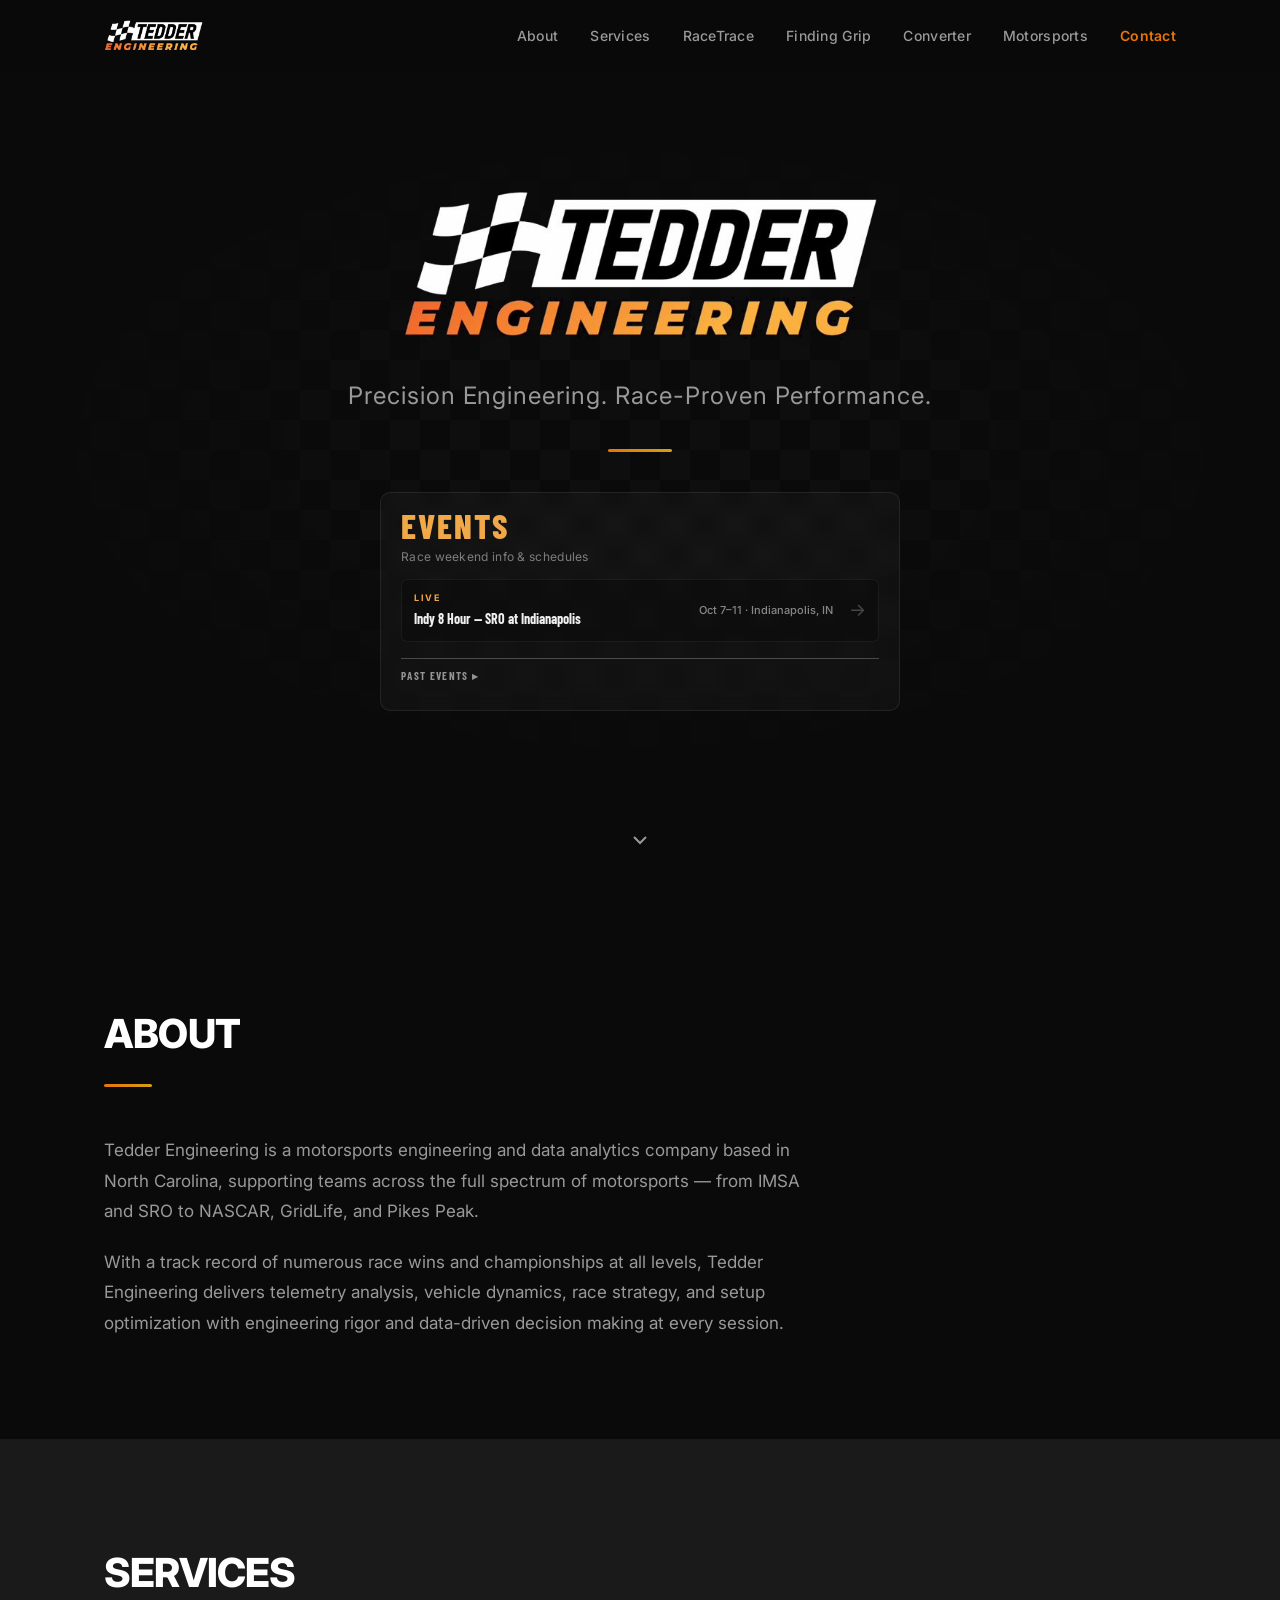
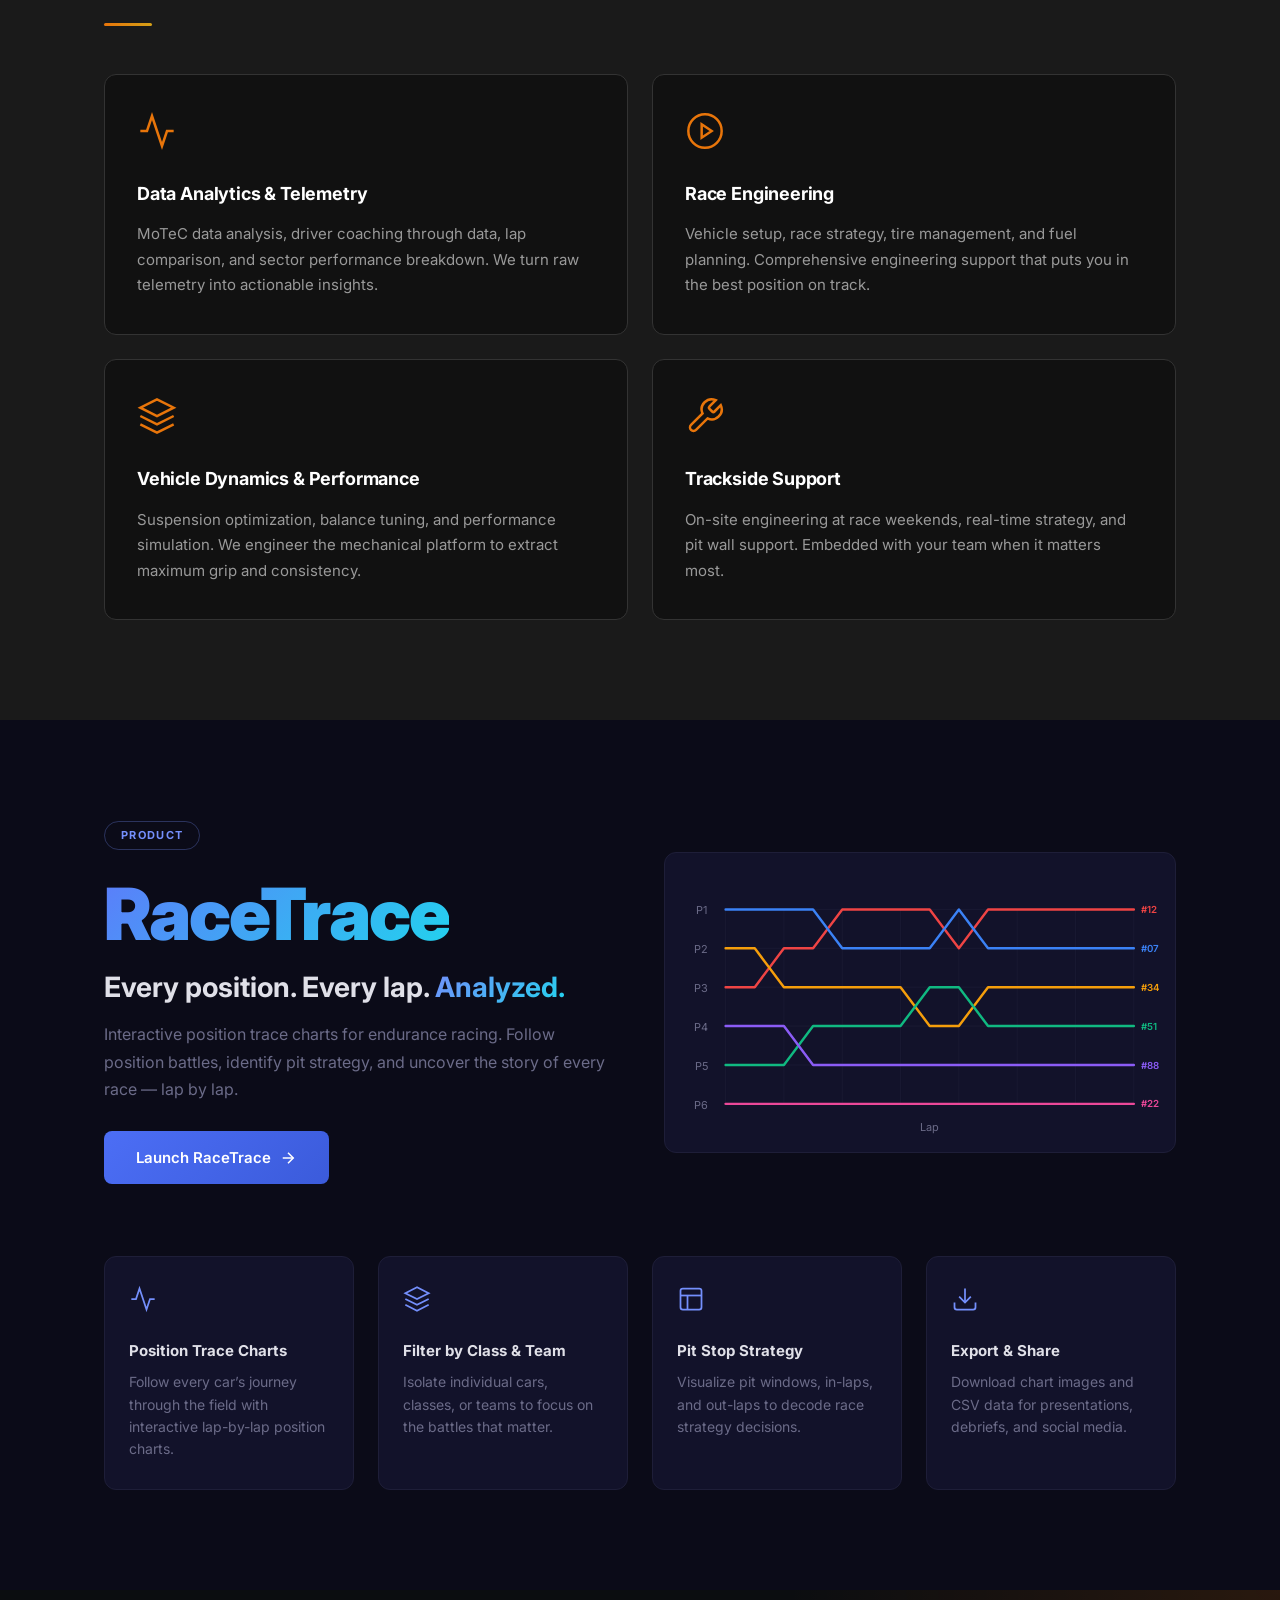
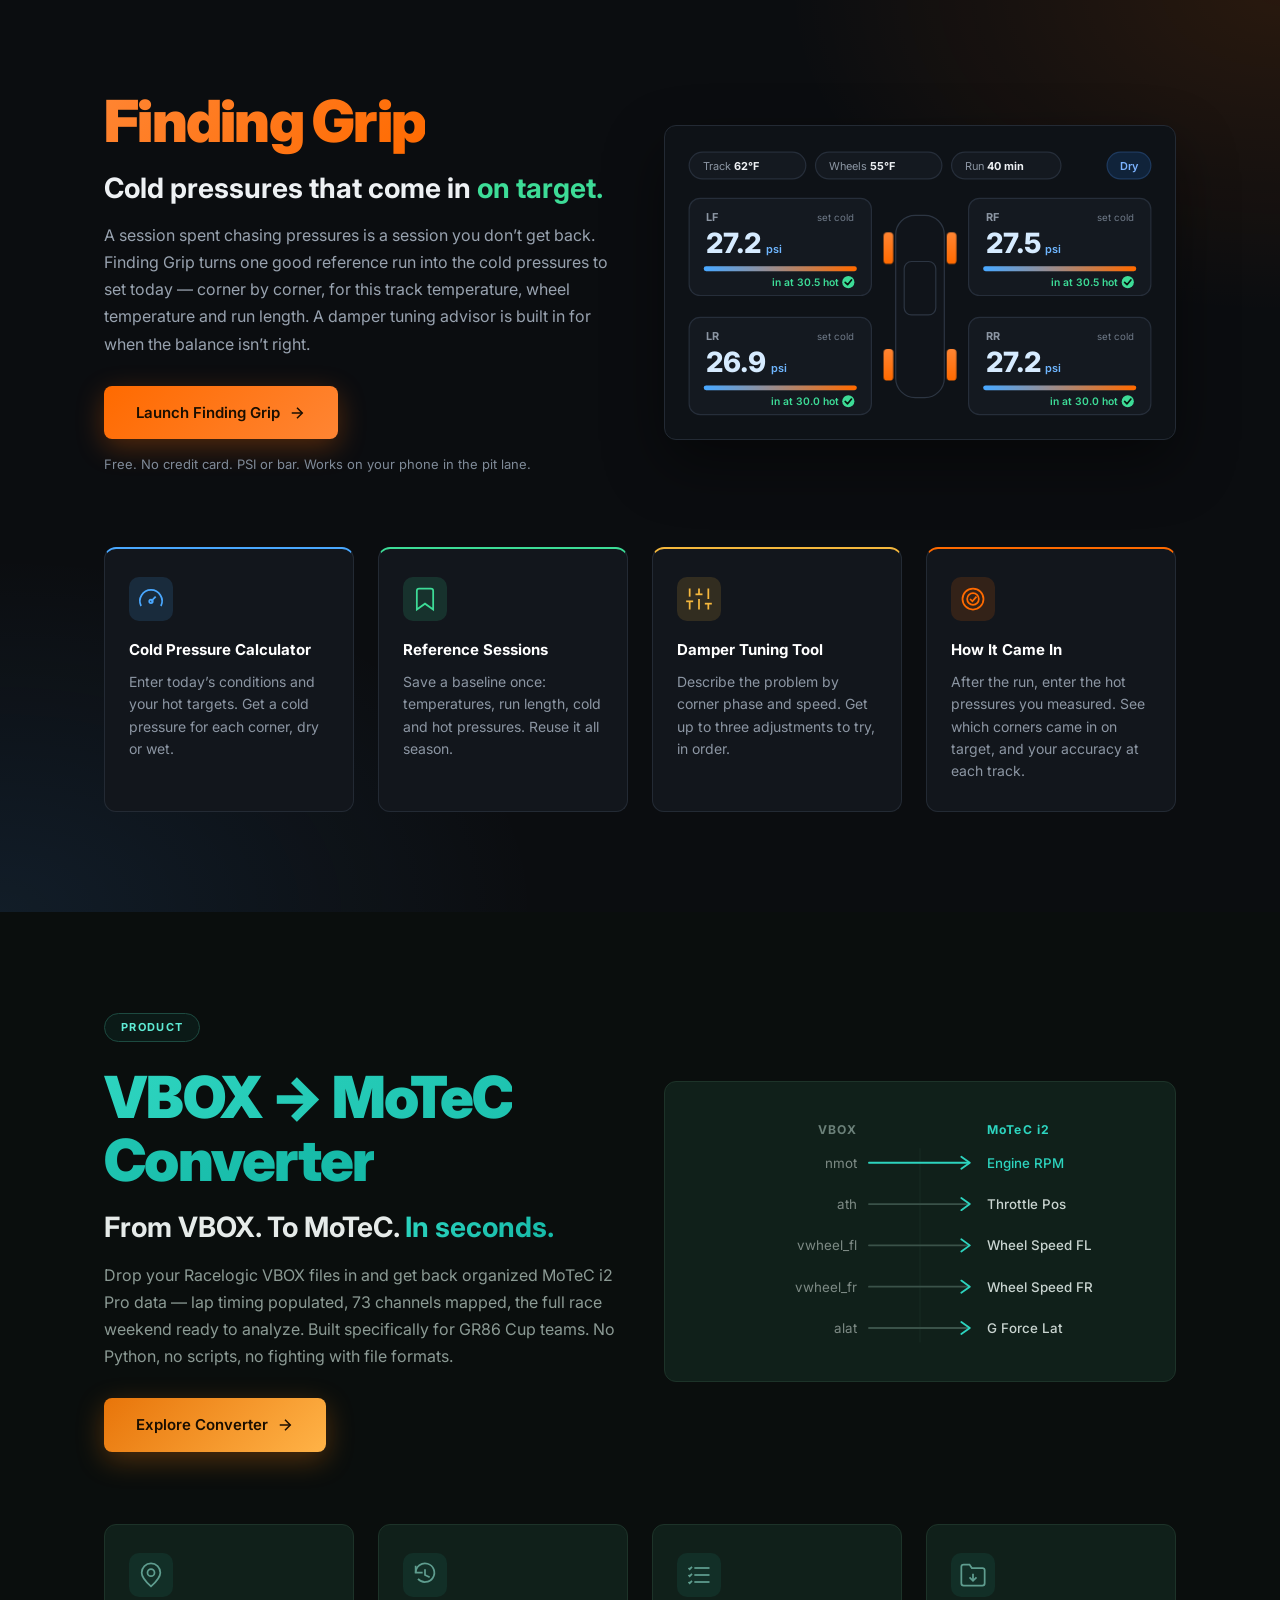
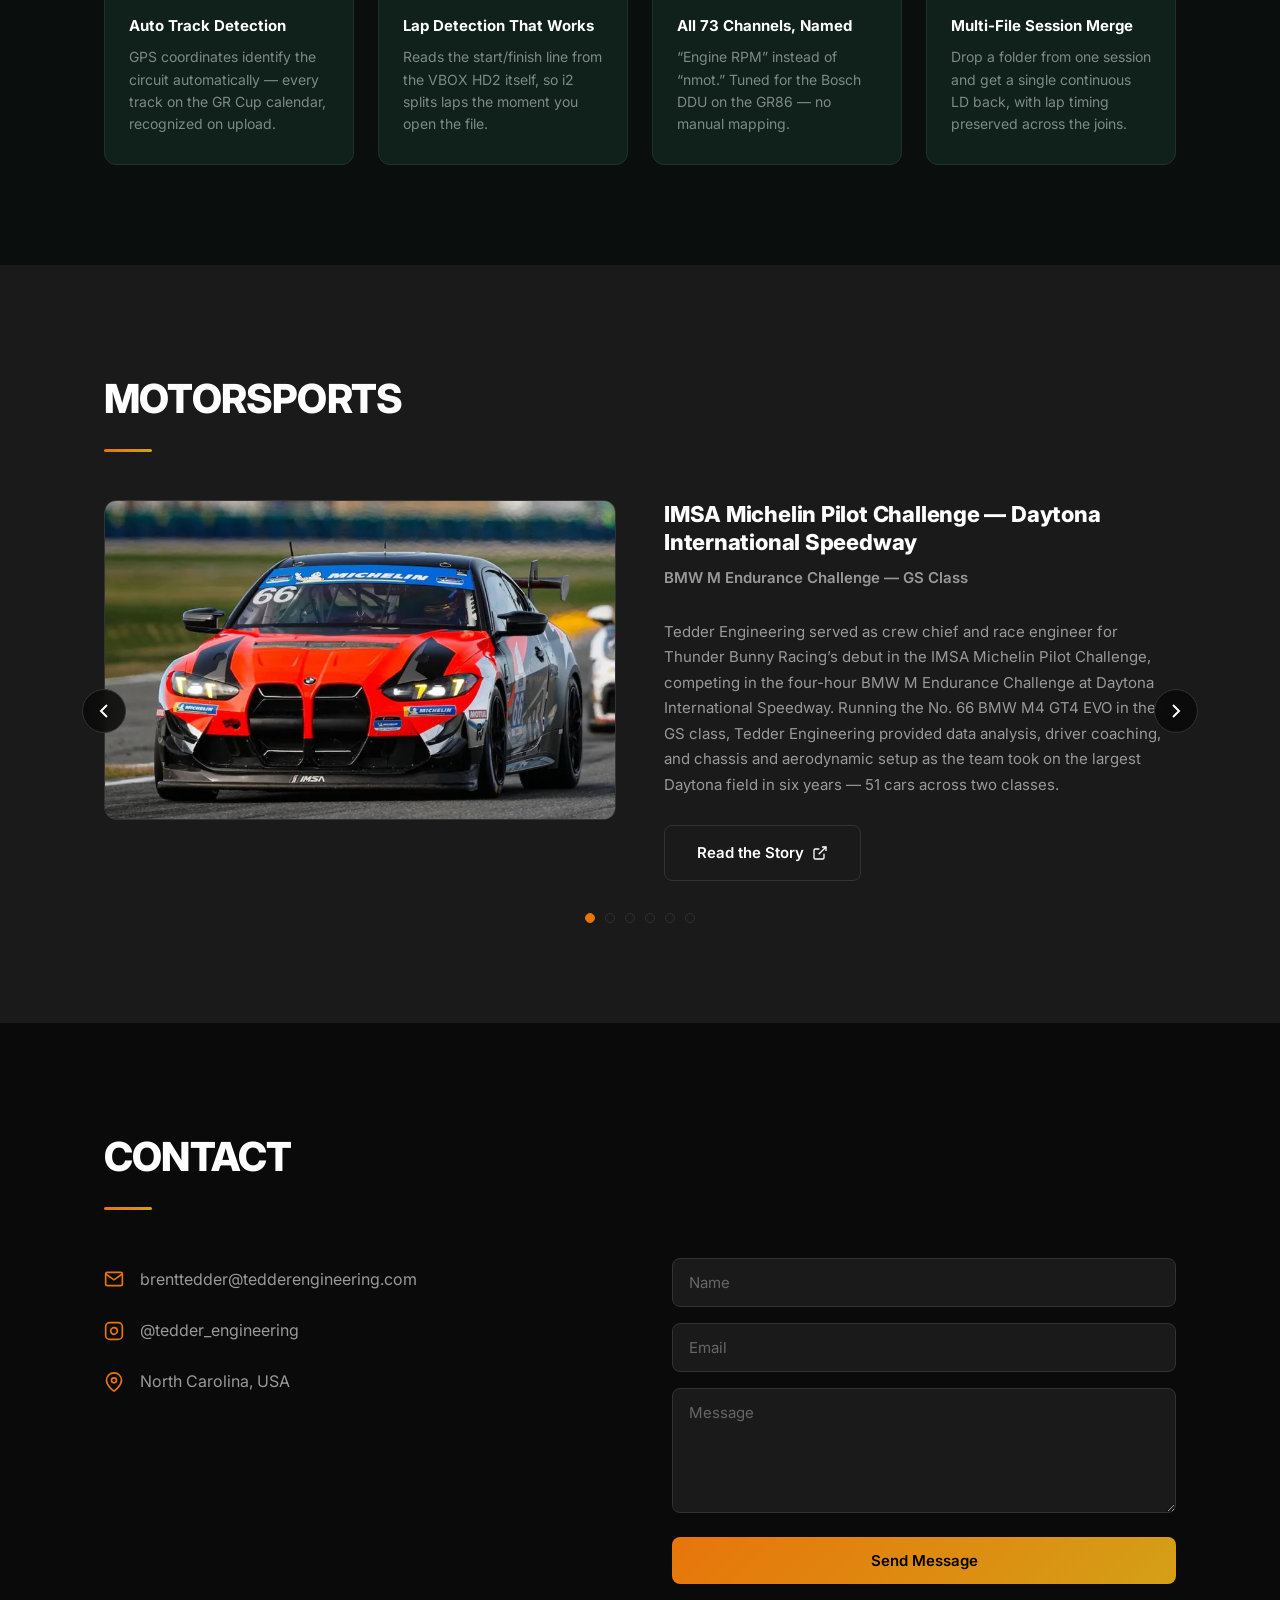
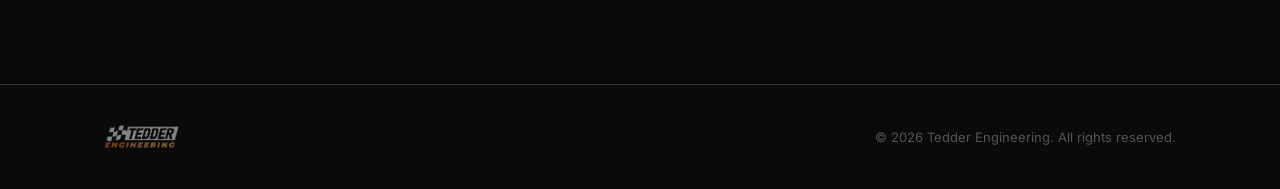
<file: index.html>
<!DOCTYPE html>
<html lang="en">
<head>
  <meta charset="UTF-8">
  <meta name="viewport" content="width=device-width, initial-scale=1.0">
  <title>Tedder Engineering | Motorsports Engineering & Data Analytics</title>
  <meta name="description" content="Tedder Engineering is a North Carolina-based motorsports engineering and data analytics company. Race-proven performance across IMSA, SRO, NASCAR, GridLife, and Pikes Peak.">
  <meta name="theme-color" content="#0a0a0a">
  <link rel="icon" type="image/x-icon" href="/favicon.ico">
  <link rel="icon" type="image/png" sizes="256x256" href="/favicon-256.png">
  <link rel="preconnect" href="https://fonts.googleapis.com">
  <link rel="preconnect" href="https://fonts.gstatic.com" crossorigin>
  <link href="https://fonts.googleapis.com/css2?family=Inter:wght@400;500;600;700;800;900&family=Barlow+Condensed:wght@600;700;800&display=swap" rel="stylesheet">
  <link rel="stylesheet" href="assets/css/style.css?v=5">
  <style>
    @media (max-width: 480px) {
      #events-banner { max-width: 100% !important; }
      #events-banner img { width: 32px !important; height: 22px !important; }
    }
    details summary::-webkit-details-marker { display: none; }
    details summary { list-style: none; }
    details summary::after { content: " \25B8"; }
    details[open] summary::after { content: " \25BE"; }
  </style>
</head>
<body>

  <!-- ─── Navigation ──────────────────────────────────────────────────── -->
  <nav class="nav" id="nav">
    <div class="nav__inner">
      <a href="#hero" class="nav__logo">
        <img src="assets/images/logo.png" alt="Tedder Engineering" width="160" height="40">
      </a>
      <button class="nav__toggle" id="nav-toggle" aria-label="Toggle menu">
        <span></span>
        <span></span>
        <span></span>
      </button>
      <ul class="nav__links" id="nav-links">
        <li><a href="#about">About</a></li>
        <li><a href="#services">Services</a></li>
        <li><a href="#racetrace">RaceTrace</a></li>
        <li><a href="#findinggrip">Finding Grip</a></li>
        <li><a href="#converter">Converter</a></li>
        <li><a href="#motorsports">Motorsports</a></li>
        <li><a href="#contact" class="nav__cta">Contact</a></li>
      </ul>
    </div>
  </nav>

  <!-- ─── Hero ────────────────────────────────────────────────────────── -->
  <section class="hero" id="hero">
    <div class="hero__checker"></div>
    <div class="hero__content">
      <img src="assets/images/logo.png" alt="Tedder Engineering" class="hero__logo" width="480" height="120">
      <p class="hero__tagline">Precision Engineering. Race-Proven Performance.</p>
      <div class="hero__accent"></div>
      <!-- Events Banner -->
      <div style="width:100%;display:flex;justify-content:center;padding:0 16px;box-sizing:border-box;margin-top:40px;">
        <div style="max-width:520px;width:100%;text-align:left;background:rgba(255,255,255,0.03);border:1px solid rgba(255,255,255,0.08);border-radius:10px;padding:16px 20px;backdrop-filter:blur(8px);-webkit-backdrop-filter:blur(8px);">
          <div style="margin-bottom:12px;">
            <div style="font-size:34px;font-weight:800;color:#F0A848;font-family:'Barlow Condensed',sans-serif;text-transform:uppercase;letter-spacing:2px;line-height:1;">EVENTS</div>
            <div style="font-size:12px;color:rgba(255,255,255,0.45);margin-top:4px;letter-spacing:0.3px;">Race weekend info &amp; schedules</div>
          </div>
          <a href="/events/indy-sro-2026/" id="events-banner-indy"
             style="display:flex;flex-direction:row;gap:16px;align-items:center;text-decoration:none;background:rgba(0,0,0,0.25);border:1px solid rgba(255,255,255,0.06);border-radius:6px;padding:10px 12px;cursor:pointer;transition:all 0.2s ease;margin-bottom:8px;"
             onmouseenter="this.style.background='rgba(240,168,72,0.1)';document.getElementById('events-arrow-indy').style.color='#F0A848';document.getElementById('events-arrow-indy').style.transform='translateX(4px)';"
             onmouseleave="this.style.background='rgba(0,0,0,0.25)';document.getElementById('events-arrow-indy').style.color='rgba(255,255,255,0.25)';document.getElementById('events-arrow-indy').style.transform='translateX(0)';">
            <div style="flex:1;">
              <div style="font-size:9px;color:#F0A848;text-transform:uppercase;letter-spacing:1.5px;font-weight:700;margin-bottom:2px;">LIVE</div>
              <div style="font-size:14px;color:#F0F0F0;font-weight:700;font-family:'Barlow Condensed',sans-serif;">Indy 8 Hour &#8212; SRO at Indianapolis</div>
            </div>
            <div style="font-size:11px;color:rgba(255,255,255,0.5);font-weight:500;white-space:nowrap;">Oct 7&#8211;11 &middot; Indianapolis, IN</div>
            <div id="events-arrow-indy" style="font-size:18px;color:rgba(255,255,255,0.25);transition:color 0.2s,transform 0.2s;flex-shrink:0;">&#8594;</div>
          </a>
          <details style="margin-top: 16px;">
            <summary style="cursor:pointer;list-style:none;color:#949494;font-family:'Barlow Condensed',sans-serif;font-size:11px;font-weight:700;letter-spacing:0.12em;text-transform:uppercase;padding:8px 0;border-top:1px solid #4A4A4A;user-select:none;">PAST EVENTS</summary>
            <div style="margin-top: 8px; opacity: 0.6;">
          <a href="/events/wrl-road-america-2026/" id="events-banner-roadamerica"
             style="display:flex;flex-direction:row;gap:16px;align-items:center;text-decoration:none;background:rgba(0,0,0,0.25);border:1px solid rgba(255,255,255,0.06);border-radius:6px;padding:10px 12px;cursor:pointer;transition:all 0.2s ease;margin-bottom:8px;"
             onmouseenter="this.style.background='rgba(240,168,72,0.1)';document.getElementById('events-arrow-roadamerica').style.color='#F0A848';document.getElementById('events-arrow-roadamerica').style.transform='translateX(4px)';"
             onmouseleave="this.style.background='rgba(0,0,0,0.25)';document.getElementById('events-arrow-roadamerica').style.color='rgba(255,255,255,0.25)';document.getElementById('events-arrow-roadamerica').style.transform='translateX(0)';">
            <div style="flex:1;">
              <div style="font-size:9px;color:rgba(255,255,255,0.35);text-transform:uppercase;letter-spacing:1.5px;font-weight:700;margin-bottom:2px;">PAST</div>
              <div style="font-size:14px;color:#F0F0F0;font-weight:700;font-family:'Barlow Condensed',sans-serif;">WRL @ Road America 2026</div>
            </div>
            <div style="font-size:11px;color:rgba(255,255,255,0.5);font-weight:500;white-space:nowrap;">April 24&#8211;26, 2026 &middot; Elkhart Lake, WI</div>
            <div id="events-arrow-roadamerica" style="font-size:18px;color:rgba(255,255,255,0.25);transition:color 0.2s,transform 0.2s;flex-shrink:0;">&#8594;</div>
          </a>
          <a href="/events/cota-sro-2026/" id="events-banner-cota"
             style="display:flex;flex-direction:row;gap:16px;align-items:center;text-decoration:none;background:rgba(0,0,0,0.25);border:1px solid rgba(255,255,255,0.06);border-radius:6px;padding:10px 12px;cursor:pointer;transition:all 0.2s ease;margin-bottom:8px;"
             onmouseenter="this.style.background='rgba(240,168,72,0.1)';this.style.borderColor='rgba(240,168,72,0.4)';this.style.transform='translateY(-1px)';document.getElementById('events-arrow-cota').style.color='#F0A848';document.getElementById('events-arrow-cota').style.transform='translateX(3px)';"
             onmouseleave="this.style.background='rgba(0,0,0,0.25)';this.style.borderColor='rgba(255,255,255,0.06)';this.style.transform='translateY(0)';document.getElementById('events-arrow-cota').style.color='rgba(255,255,255,0.25)';document.getElementById('events-arrow-cota').style.transform='translateX(0)';">
            <div style="flex:1;">
              <div style="font-size:9px;color:rgba(255,255,255,0.35);text-transform:uppercase;letter-spacing:1.5px;font-weight:700;margin-bottom:2px;">PAST</div>
              <div style="font-size:14px;color:#F0F0F0;font-weight:700;font-family:'Barlow Condensed',sans-serif;">GT World Texas &#8212; SRO at COTA</div>
            </div>
            <div style="font-size:11px;color:rgba(255,255,255,0.5);font-weight:500;white-space:nowrap;">April 23&#8211;26, 2026 &#183; Austin, TX</div>
            <div id="events-arrow-cota" style="font-size:18px;color:rgba(255,255,255,0.25);transition:color 0.2s,transform 0.2s;flex-shrink:0;">&#8594;</div>
          </a>
          <a href="/events/wrl-thunderhill-2026/" id="events-banner-thunderhill"
             style="display:flex;flex-direction:row;gap:16px;align-items:center;text-decoration:none;background:rgba(0,0,0,0.25);border:1px solid rgba(255,255,255,0.06);border-radius:6px;padding:10px 12px;cursor:pointer;transition:all 0.2s ease;margin-bottom:8px;"
             onmouseenter="this.style.background='rgba(240,168,72,0.1)';this.style.borderColor='rgba(240,168,72,0.4)';this.style.transform='translateY(-1px)';document.getElementById('events-arrow-thunderhill').style.color='#F0A848';document.getElementById('events-arrow-thunderhill').style.transform='translateX(3px)';"
             onmouseleave="this.style.background='rgba(0,0,0,0.25)';this.style.borderColor='rgba(255,255,255,0.06)';this.style.transform='translateY(0)';document.getElementById('events-arrow-thunderhill').style.color='rgba(255,255,255,0.25)';document.getElementById('events-arrow-thunderhill').style.transform='translateX(0)';">
            <div style="flex:1;">
              <div style="font-size:9px;color:rgba(255,255,255,0.35);text-transform:uppercase;letter-spacing:1.5px;font-weight:700;margin-bottom:2px;">PAST</div>
              <div style="font-size:14px;color:#F0F0F0;font-weight:700;font-family:'Barlow Condensed',sans-serif;">WRL @ Thunderhill 2026</div>
            </div>
            <div style="font-size:11px;color:rgba(255,255,255,0.5);font-weight:500;white-space:nowrap;">Apr 3&#8211;5 &#183; Willows, CA</div>
            <div id="events-arrow-thunderhill" style="font-size:18px;color:rgba(255,255,255,0.25);transition:color 0.2s,transform 0.2s;flex-shrink:0;">&#8594;</div>
          </a>
          <a href="/events/sonoma-sro-2026/" id="events-banner-sonoma"
             style="display:flex;flex-direction:row;gap:16px;align-items:center;text-decoration:none;background:rgba(0,0,0,0.25);border:1px solid rgba(255,255,255,0.06);border-radius:6px;padding:10px 12px;cursor:pointer;transition:all 0.2s ease;margin-bottom:8px;"
             onmouseenter="this.style.background='rgba(240,168,72,0.1)';this.style.borderColor='rgba(240,168,72,0.4)';this.style.transform='translateY(-1px)';document.getElementById('events-arrow-sonoma').style.color='#F0A848';document.getElementById('events-arrow-sonoma').style.transform='translateX(3px)';"
             onmouseleave="this.style.background='rgba(0,0,0,0.25)';this.style.borderColor='rgba(255,255,255,0.06)';this.style.transform='translateY(0)';document.getElementById('events-arrow-sonoma').style.color='rgba(255,255,255,0.25)';document.getElementById('events-arrow-sonoma').style.transform='translateX(0)';">
            <div style="flex:1;">
              <div style="font-size:9px;color:rgba(255,255,255,0.35);text-transform:uppercase;letter-spacing:1.5px;font-weight:700;margin-bottom:2px;">PAST</div>
              <div style="font-size:14px;color:#F0F0F0;font-weight:700;font-family:'Barlow Condensed',sans-serif;">SRO Motorsports America &#8212; Sonoma</div>
            </div>
            <div style="font-size:11px;color:rgba(255,255,255,0.5);font-weight:500;white-space:nowrap;">Mar 25&#8211;29 &#183; Sonoma, CA</div>
            <div id="events-arrow-sonoma" style="font-size:18px;color:rgba(255,255,255,0.25);transition:color 0.2s,transform 0.2s;flex-shrink:0;">&#8594;</div>
          </a>
              <a href="/events/sebring-2026/" id="events-banner-sebring"
                 style="display:flex;flex-direction:row;gap:16px;align-items:center;text-decoration:none;background:rgba(0,0,0,0.25);border:1px solid rgba(255,255,255,0.06);border-radius:6px;padding:10px 12px;cursor:pointer;transition:all 0.2s ease;"
                 onmouseenter="this.style.background='rgba(240,168,72,0.1)';this.style.borderColor='rgba(240,168,72,0.4)';this.style.transform='translateY(-1px)';document.getElementById('events-arrow-sebring').style.color='#F0A848';document.getElementById('events-arrow-sebring').style.transform='translateX(3px)';"
                 onmouseleave="this.style.background='rgba(0,0,0,0.25)';this.style.borderColor='rgba(255,255,255,0.06)';this.style.transform='translateY(0)';document.getElementById('events-arrow-sebring').style.color='rgba(255,255,255,0.25)';document.getElementById('events-arrow-sebring').style.transform='translateX(0)';">
                <div style="flex:1;">
                  <div style="font-size:9px;color:rgba(255,255,255,0.35);text-transform:uppercase;letter-spacing:1.5px;font-weight:700;margin-bottom:2px;">Past</div>
                  <div style="font-size:14px;color:#F0F0F0;font-weight:700;font-family:'Barlow Condensed',sans-serif;">Mobil 1 12 Hours of Sebring</div>
                </div>
                <div style="font-size:11px;color:rgba(255,255,255,0.5);font-weight:500;white-space:nowrap;">Mar 18&#8211;21 &#183; Sebring, FL</div>
                <div id="events-arrow-sebring" style="font-size:18px;color:rgba(255,255,255,0.25);transition:color 0.2s,transform 0.2s;flex-shrink:0;">&#8594;</div>
              </a>
              <a href="/events/arlington-2026/" id="events-banner"
                 style="display:flex;flex-direction:row;gap:16px;align-items:center;text-decoration:none;background:rgba(0,0,0,0.25);border:1px solid rgba(255,255,255,0.06);border-radius:6px;padding:10px 12px;cursor:pointer;transition:all 0.2s ease;margin-top:8px;"
                 onmouseenter="this.style.background='rgba(240,168,72,0.1)';this.style.borderColor='rgba(240,168,72,0.4)';this.style.transform='translateY(-1px)';document.getElementById('events-arrow').style.color='#F0A848';document.getElementById('events-arrow').style.transform='translateX(3px)';"
                 onmouseleave="this.style.background='rgba(0,0,0,0.25)';this.style.borderColor='rgba(255,255,255,0.06)';this.style.transform='translateY(0)';document.getElementById('events-arrow').style.color='rgba(255,255,255,0.25)';document.getElementById('events-arrow').style.transform='translateX(0)';">
                <div style="flex:1;">
                  <div style="font-size:9px;color:rgba(255,255,255,0.35);text-transform:uppercase;letter-spacing:1.5px;font-weight:700;margin-bottom:2px;">Past</div>
                  <div style="font-size:14px;color:#F0F0F0;font-weight:700;font-family:'Barlow Condensed',sans-serif;">Grand Prix of Arlington</div>
                </div>
                <div style="font-size:11px;color:rgba(255,255,255,0.5);font-weight:500;white-space:nowrap;">Mar 13&#8211;15 &#183; Arlington, TX</div>
                <div id="events-arrow" style="font-size:18px;color:rgba(255,255,255,0.25);transition:color 0.2s,transform 0.2s;flex-shrink:0;">&#8594;</div>
              </a>
            </div>
          </details>
        </div>
      </div>
      <!-- End Events Banner -->
    </div>
    <a href="#about" class="hero__scroll" aria-label="Scroll down">
      <svg width="24" height="24" viewBox="0 0 24 24" fill="none" stroke="currentColor" stroke-width="2">
        <polyline points="6 9 12 15 18 9"></polyline>
      </svg>
    </a>
  </section>

  <!-- ─── About ───────────────────────────────────────────────────────── -->
  <section class="section" id="about">
    <div class="container">
      <div class="fade-in">
        <h2 class="section__title">About</h2>
        <div class="section__divider"></div>
        <div class="about__content">
          <p>Tedder Engineering is a motorsports engineering and data analytics company based in North Carolina, supporting teams across the full spectrum of motorsports &mdash; from IMSA and SRO to NASCAR, GridLife, and Pikes Peak.</p>
          <p>With a track record of numerous race wins and championships at all levels, Tedder Engineering delivers telemetry analysis, vehicle dynamics, race strategy, and setup optimization with engineering rigor and data-driven decision making at every session.</p>
        </div>
      </div>
    </div>
  </section>

  <!-- ─── Services ────────────────────────────────────────────────────── -->
  <section class="section section--alt" id="services">
    <div class="container">
      <div class="fade-in">
        <h2 class="section__title">Services</h2>
        <div class="section__divider"></div>
      </div>
      <div class="services__grid">

        <div class="card fade-in" data-service="data-analytics" tabindex="0" role="button">
          <div class="card__icon">
            <svg width="40" height="40" viewBox="0 0 24 24" fill="none" stroke="currentColor" stroke-width="1.5">
              <polyline points="22 12 18 12 15 21 9 3 6 12 2 12"></polyline>
            </svg>
          </div>
          <h3 class="card__title">Data Analytics & Telemetry</h3>
          <p class="card__text">MoTeC data analysis, driver coaching through data, lap comparison, and sector performance breakdown. We turn raw telemetry into actionable insights.</p>
        </div>

        <div class="card fade-in" data-service="race-engineering" tabindex="0" role="button">
          <div class="card__icon">
            <svg width="40" height="40" viewBox="0 0 24 24" fill="none" stroke="currentColor" stroke-width="1.5">
              <circle cx="12" cy="12" r="10"></circle>
              <polygon points="10 8 16 12 10 16 10 8"></polygon>
            </svg>
          </div>
          <h3 class="card__title">Race Engineering</h3>
          <p class="card__text">Vehicle setup, race strategy, tire management, and fuel planning. Comprehensive engineering support that puts you in the best position on track.</p>
        </div>

        <div class="card fade-in" data-service="vehicle-dynamics" tabindex="0" role="button">
          <div class="card__icon">
            <svg width="40" height="40" viewBox="0 0 24 24" fill="none" stroke="currentColor" stroke-width="1.5">
              <path d="M12 2L2 7l10 5 10-5-10-5z"></path>
              <path d="M2 17l10 5 10-5"></path>
              <path d="M2 12l10 5 10-5"></path>
            </svg>
          </div>
          <h3 class="card__title">Vehicle Dynamics & Performance</h3>
          <p class="card__text">Suspension optimization, balance tuning, and performance simulation. We engineer the mechanical platform to extract maximum grip and consistency.</p>
        </div>

        <div class="card fade-in" data-service="trackside-support" tabindex="0" role="button">
          <div class="card__icon">
            <svg width="40" height="40" viewBox="0 0 24 24" fill="none" stroke="currentColor" stroke-width="1.5">
              <path d="M14.7 6.3a1 1 0 0 0 0 1.4l1.6 1.6a1 1 0 0 0 1.4 0l3.77-3.77a6 6 0 0 1-7.94 7.94l-6.91 6.91a2.12 2.12 0 0 1-3-3l6.91-6.91a6 6 0 0 1 7.94-7.94l-3.76 3.76z"></path>
            </svg>
          </div>
          <h3 class="card__title">Trackside Support</h3>
          <p class="card__text">On-site engineering at race weekends, real-time strategy, and pit wall support. Embedded with your team when it matters most.</p>
        </div>

      </div>
    </div>
  </section>

  <!-- ─── RaceTrace ───────────────────────────────────────────────────── -->
  <section class="section racetrace" id="racetrace">
    <div class="container">
      <div class="racetrace__hero fade-in">
        <div class="racetrace__hero-text">
          <div class="racetrace__badge">Product</div>
          <a href="https://racetrace.tedderengineering.com" class="racetrace__logo-link">
            <span class="racetrace__wordmark">RaceTrace</span>
          </a>
          <p class="racetrace__headline">Every position. Every lap. <span class="racetrace__gradient-text">Analyzed.</span></p>
          <p class="racetrace__desc">Interactive position trace charts for endurance racing. Follow position battles, identify pit strategy, and uncover the story of every race &mdash; lap by lap.</p>
          <div class="racetrace__cta-row">
            <a href="https://racetrace.tedderengineering.com" class="btn btn--racetrace">
              Launch RaceTrace
              <svg width="18" height="18" viewBox="0 0 24 24" fill="none" stroke="currentColor" stroke-width="2">
                <line x1="5" y1="12" x2="19" y2="12"></line>
                <polyline points="12 5 19 12 12 19"></polyline>
              </svg>
            </a>
          </div>
        </div>
        <div class="racetrace__hero-chart">
          <!-- Animated mini lap chart SVG -->
          <svg class="racetrace__chart-svg" viewBox="0 0 400 220" fill="none" xmlns="http://www.w3.org/2000/svg">
            <!-- Background grid -->
            <line x1="40" y1="30" x2="40" y2="190" stroke="#1e1e38" stroke-width="0.5"/>
            <line x1="88" y1="30" x2="88" y2="190" stroke="#1e1e38" stroke-width="0.5"/>
            <line x1="136" y1="30" x2="136" y2="190" stroke="#1e1e38" stroke-width="0.5"/>
            <line x1="184" y1="30" x2="184" y2="190" stroke="#1e1e38" stroke-width="0.5"/>
            <line x1="232" y1="30" x2="232" y2="190" stroke="#1e1e38" stroke-width="0.5"/>
            <line x1="280" y1="30" x2="280" y2="190" stroke="#1e1e38" stroke-width="0.5"/>
            <line x1="328" y1="30" x2="328" y2="190" stroke="#1e1e38" stroke-width="0.5"/>
            <line x1="376" y1="30" x2="376" y2="190" stroke="#1e1e38" stroke-width="0.5"/>
            <!-- Horizontal grid -->
            <line x1="40" y1="30" x2="376" y2="30" stroke="#1e1e38" stroke-width="0.5"/>
            <line x1="40" y1="62" x2="376" y2="62" stroke="#1e1e38" stroke-width="0.5"/>
            <line x1="40" y1="94" x2="376" y2="94" stroke="#1e1e38" stroke-width="0.5"/>
            <line x1="40" y1="126" x2="376" y2="126" stroke="#1e1e38" stroke-width="0.5"/>
            <line x1="40" y1="158" x2="376" y2="158" stroke="#1e1e38" stroke-width="0.5"/>
            <line x1="40" y1="190" x2="376" y2="190" stroke="#1e1e38" stroke-width="0.5"/>
            <!-- Axis labels -->
            <text x="20" y="34" fill="#6b6b88" font-size="9" text-anchor="middle" font-family="Inter, sans-serif">P1</text>
            <text x="20" y="66" fill="#6b6b88" font-size="9" text-anchor="middle" font-family="Inter, sans-serif">P2</text>
            <text x="20" y="98" fill="#6b6b88" font-size="9" text-anchor="middle" font-family="Inter, sans-serif">P3</text>
            <text x="20" y="130" fill="#6b6b88" font-size="9" text-anchor="middle" font-family="Inter, sans-serif">P4</text>
            <text x="20" y="162" fill="#6b6b88" font-size="9" text-anchor="middle" font-family="Inter, sans-serif">P5</text>
            <text x="20" y="194" fill="#6b6b88" font-size="9" text-anchor="middle" font-family="Inter, sans-serif">P6</text>
            <text x="208" y="212" fill="#6b6b88" font-size="9" text-anchor="middle" font-family="Inter, sans-serif">Lap</text>
            <!-- Car traces with draw animation -->
            <!-- Car #12 (red) - starts P3, fights to P1 -->
            <polyline class="racetrace__trace" points="40,94 64,94 88,62 112,62 136,30 160,30 184,30 208,30 232,62 256,30 280,30 304,30 328,30 352,30 376,30" stroke="#ef4444" stroke-width="2" fill="none" stroke-linecap="round" stroke-linejoin="round" style="--trace-delay: 0s"/>
            <!-- Car #07 (blue) - starts P1, drops to P2 -->
            <polyline class="racetrace__trace" points="40,30 64,30 88,30 112,30 136,62 160,62 184,62 208,62 232,30 256,62 280,62 304,62 328,62 352,62 376,62" stroke="#3b82f6" stroke-width="2" fill="none" stroke-linecap="round" stroke-linejoin="round" style="--trace-delay: 0.15s"/>
            <!-- Car #34 (amber) - starts P2, varies mid-pack -->
            <polyline class="racetrace__trace" points="40,62 64,62 88,94 112,94 136,94 160,94 184,94 208,126 232,126 256,94 280,94 304,94 328,94 352,94 376,94" stroke="#f59e0b" stroke-width="2" fill="none" stroke-linecap="round" stroke-linejoin="round" style="--trace-delay: 0.3s"/>
            <!-- Car #51 (green) - starts P5, improves to P4 -->
            <polyline class="racetrace__trace" points="40,158 64,158 88,158 112,126 136,126 160,126 184,126 208,94 232,94 256,126 280,126 304,126 328,126 352,126 376,126" stroke="#10b981" stroke-width="2" fill="none" stroke-linecap="round" stroke-linejoin="round" style="--trace-delay: 0.45s"/>
            <!-- Car #88 (purple) - starts P4, drops to P5 -->
            <polyline class="racetrace__trace" points="40,126 64,126 88,126 112,158 136,158 160,158 184,158 208,158 232,158 256,158 280,158 304,158 328,158 352,158 376,158" stroke="#8b5cf6" stroke-width="2" fill="none" stroke-linecap="round" stroke-linejoin="round" style="--trace-delay: 0.6s"/>
            <!-- Car #22 (pink) - starts P6, stays P6 -->
            <polyline class="racetrace__trace" points="40,190 64,190 88,190 112,190 136,190 160,190 184,190 208,190 232,190 256,190 280,190 304,190 328,190 352,190 376,190" stroke="#ec4899" stroke-width="2" fill="none" stroke-linecap="round" stroke-linejoin="round" style="--trace-delay: 0.75s"/>
            <!-- Car number labels at end -->
            <text x="382" y="33" fill="#ef4444" font-size="8" font-weight="600" font-family="Inter, sans-serif">#12</text>
            <text x="382" y="65" fill="#3b82f6" font-size="8" font-weight="600" font-family="Inter, sans-serif">#07</text>
            <text x="382" y="97" fill="#f59e0b" font-size="8" font-weight="600" font-family="Inter, sans-serif">#34</text>
            <text x="382" y="129" fill="#10b981" font-size="8" font-weight="600" font-family="Inter, sans-serif">#51</text>
            <text x="382" y="161" fill="#8b5cf6" font-size="8" font-weight="600" font-family="Inter, sans-serif">#88</text>
            <text x="382" y="193" fill="#ec4899" font-size="8" font-weight="600" font-family="Inter, sans-serif">#22</text>
          </svg>
        </div>
      </div>

      <!-- Features grid -->
      <div class="racetrace__features">
        <div class="racetrace__feature fade-in">
          <div class="racetrace__feature-icon">
            <svg width="28" height="28" viewBox="0 0 24 24" fill="none" stroke="currentColor" stroke-width="1.5">
              <polyline points="22 12 18 12 15 21 9 3 6 12 2 12"></polyline>
            </svg>
          </div>
          <h4 class="racetrace__feature-title">Position Trace Charts</h4>
          <p class="racetrace__feature-text">Follow every car&rsquo;s journey through the field with interactive lap-by-lap position charts.</p>
        </div>
        <div class="racetrace__feature fade-in">
          <div class="racetrace__feature-icon">
            <svg width="28" height="28" viewBox="0 0 24 24" fill="none" stroke="currentColor" stroke-width="1.5">
              <polygon points="12 2 2 7 12 12 22 7 12 2"></polygon>
              <polyline points="2 17 12 22 22 17"></polyline>
              <polyline points="2 12 12 17 22 12"></polyline>
            </svg>
          </div>
          <h4 class="racetrace__feature-title">Filter by Class & Team</h4>
          <p class="racetrace__feature-text">Isolate individual cars, classes, or teams to focus on the battles that matter.</p>
        </div>
        <div class="racetrace__feature fade-in">
          <div class="racetrace__feature-icon">
            <svg width="28" height="28" viewBox="0 0 24 24" fill="none" stroke="currentColor" stroke-width="1.5">
              <rect x="3" y="3" width="18" height="18" rx="2" ry="2"></rect>
              <line x1="3" y1="9" x2="21" y2="9"></line>
              <line x1="9" y1="21" x2="9" y2="9"></line>
            </svg>
          </div>
          <h4 class="racetrace__feature-title">Pit Stop Strategy</h4>
          <p class="racetrace__feature-text">Visualize pit windows, in-laps, and out-laps to decode race strategy decisions.</p>
        </div>
        <div class="racetrace__feature fade-in">
          <div class="racetrace__feature-icon">
            <svg width="28" height="28" viewBox="0 0 24 24" fill="none" stroke="currentColor" stroke-width="1.5">
              <path d="M21 15v4a2 2 0 0 1-2 2H5a2 2 0 0 1-2-2v-4"></path>
              <polyline points="7 10 12 15 17 10"></polyline>
              <line x1="12" y1="15" x2="12" y2="3"></line>
            </svg>
          </div>
          <h4 class="racetrace__feature-title">Export & Share</h4>
          <p class="racetrace__feature-text">Download chart images and CSV data for presentations, debriefs, and social media.</p>
        </div>
      </div>
    </div>
  </section>

  <!-- ─── Finding Grip ────────────────────────────────────────────────── -->
  <section class="section grip" id="findinggrip">
    <div class="container">
      <div class="grip__hero fade-in">
        <div class="grip__hero-text">
          <a href="https://findinggrip.tedderengineering.com" class="grip__logo-link">
            <span class="grip__wordmark">Finding Grip</span>
          </a>
          <p class="grip__headline">Cold pressures that come in <span class="grip__on-target">on target.</span></p>
          <p class="grip__desc">A session spent chasing pressures is a session you don&rsquo;t get back. Finding Grip turns one good reference run into the cold pressures to set today &mdash; corner by corner, for this track temperature, wheel temperature and run length. A damper tuning advisor is built in for when the balance isn&rsquo;t right.</p>
          <div class="grip__cta-row">
            <a href="https://findinggrip.tedderengineering.com" class="btn btn--grip">
              Launch Finding Grip
              <svg width="18" height="18" viewBox="0 0 24 24" fill="none" stroke="currentColor" stroke-width="2">
                <line x1="5" y1="12" x2="19" y2="12"></line>
                <polyline points="12 5 19 12 12 19"></polyline>
              </svg>
            </a>
          </div>
          <p class="grip__reassure">Free. No credit card. PSI or bar. Works on your phone in the pit lane.</p>
        </div>
        <div class="grip__hero-graphic">
          <!-- Today's conditions in, a cold pressure per corner out, each one coming in on its hot target. Illustrative numbers only. -->
          <svg class="grip__corner-svg" viewBox="0 0 400 236" fill="none" xmlns="http://www.w3.org/2000/svg" role="img" aria-label="Example: for today's track temperature, wheel temperature and run length, Finding Grip gives a cold pressure to set at each corner so every tire comes in on its hot target">
            <defs>
              <linearGradient id="grip-heat-l" gradientUnits="userSpaceOnUse" x1="24" y1="0" x2="146" y2="0">
                <stop offset="0" stop-color="#4aa8ff"/><stop offset="1" stop-color="#ff6a00"/>
              </linearGradient>
              <linearGradient id="grip-heat-r" gradientUnits="userSpaceOnUse" x1="254" y1="0" x2="376" y2="0">
                <stop offset="0" stop-color="#4aa8ff"/><stop offset="1" stop-color="#ff6a00"/>
              </linearGradient>
              <linearGradient id="grip-tire" x1="0" y1="0" x2="0" y2="1">
                <stop offset="0" stop-color="#ff8533"/><stop offset="1" stop-color="#ff6a00"/>
              </linearGradient>
            </defs>

            <!-- Today's conditions -->
            <rect x="10" y="10" width="96" height="22" rx="11" fill="#141920" stroke="#262e3a"/>
            <text x="21" y="24.5" fill="#8c96a3" font-size="9" font-family="Inter, sans-serif">Track <tspan fill="#eef1f4" font-weight="700">62&#176;F</tspan></text>
            <rect x="114" y="10" width="104" height="22" rx="11" fill="#141920" stroke="#262e3a"/>
            <text x="125" y="24.5" fill="#8c96a3" font-size="9" font-family="Inter, sans-serif">Wheels <tspan fill="#eef1f4" font-weight="700">55&#176;F</tspan></text>
            <rect x="226" y="10" width="90" height="22" rx="11" fill="#141920" stroke="#262e3a"/>
            <text x="237" y="24.5" fill="#8c96a3" font-size="9" font-family="Inter, sans-serif">Run <tspan fill="#eef1f4" font-weight="700">40 min</tspan></text>
            <rect x="354" y="10" width="36" height="22" rx="11" fill="#10233a" stroke="#1e3a5f"/>
            <text x="372" y="24.5" fill="#7cb3ff" font-size="9" font-weight="600" text-anchor="middle" font-family="Inter, sans-serif">Dry</text>

            <!-- Car, seen from above, with its four tires -->
            <rect x="180" y="62" width="40" height="150" rx="16" fill="#10141a" stroke="#2c3542"/>
            <rect x="187" y="100" width="26" height="44" rx="6" fill="none" stroke="#2c3542"/>
            <rect class="grip__tire" x="170" y="76" width="8" height="26" rx="3" fill="url(#grip-tire)" style="--bar-delay: 0s"/>
            <rect class="grip__tire" x="222" y="76" width="8" height="26" rx="3" fill="url(#grip-tire)" style="--bar-delay: 0.15s"/>
            <rect class="grip__tire" x="170" y="172" width="8" height="26" rx="3" fill="url(#grip-tire)" style="--bar-delay: 0.3s"/>
            <rect class="grip__tire" x="222" y="172" width="8" height="26" rx="3" fill="url(#grip-tire)" style="--bar-delay: 0.45s"/>

            <g>
              <rect x="10" y="48" width="150" height="80" rx="9" fill="#141920" stroke="#262e3a"/>
              <text x="24" y="67" fill="#8c96a3" font-size="9" font-weight="700" font-family="Inter, sans-serif">LF</text>
              <text x="146" y="67" fill="#6f7a88" font-size="8" text-anchor="end" font-family="Inter, sans-serif">set cold</text>
              <text x="24" y="93" fill="#d6ebff" font-size="23" font-weight="800" font-family="Inter, sans-serif">27.2<tspan dx="4" fill="#6fb6ff" font-size="9" font-weight="600">psi</tspan></text>
              <line x1="24" y1="106" x2="146" y2="106" stroke="#222a35" stroke-width="4" stroke-linecap="round"/>
              <line class="grip__bar" x1="24" y1="106" x2="146" y2="106" stroke="url(#grip-heat-l)" stroke-width="4" stroke-linecap="round" style="--bar-delay: 0s"/>
              <g class="grip__hit" style="--bar-delay: 0s">
                <text x="133" y="120" fill="#3ddc97" font-size="8.5" font-weight="600" text-anchor="end" font-family="Inter, sans-serif">in at 30.5 hot</text>
                <circle cx="141" cy="117" r="5" fill="#3ddc97"/>
                <polyline points="138.4,117.2 140.4,119.1 143.6,115.2" stroke="#06140d" stroke-width="1.4" fill="none" stroke-linecap="round" stroke-linejoin="round"/>
              </g>
            </g>
            <g>
              <rect x="240" y="48" width="150" height="80" rx="9" fill="#141920" stroke="#262e3a"/>
              <text x="254" y="67" fill="#8c96a3" font-size="9" font-weight="700" font-family="Inter, sans-serif">RF</text>
              <text x="376" y="67" fill="#6f7a88" font-size="8" text-anchor="end" font-family="Inter, sans-serif">set cold</text>
              <text x="254" y="93" fill="#d6ebff" font-size="23" font-weight="800" font-family="Inter, sans-serif">27.5<tspan dx="4" fill="#6fb6ff" font-size="9" font-weight="600">psi</tspan></text>
              <line x1="254" y1="106" x2="376" y2="106" stroke="#222a35" stroke-width="4" stroke-linecap="round"/>
              <line class="grip__bar" x1="254" y1="106" x2="376" y2="106" stroke="url(#grip-heat-r)" stroke-width="4" stroke-linecap="round" style="--bar-delay: 0.15s"/>
              <g class="grip__hit" style="--bar-delay: 0.15s">
                <text x="363" y="120" fill="#3ddc97" font-size="8.5" font-weight="600" text-anchor="end" font-family="Inter, sans-serif">in at 30.5 hot</text>
                <circle cx="371" cy="117" r="5" fill="#3ddc97"/>
                <polyline points="368.4,117.2 370.4,119.1 373.6,115.2" stroke="#06140d" stroke-width="1.4" fill="none" stroke-linecap="round" stroke-linejoin="round"/>
              </g>
            </g>
            <g>
              <rect x="10" y="146" width="150" height="80" rx="9" fill="#141920" stroke="#262e3a"/>
              <text x="24" y="165" fill="#8c96a3" font-size="9" font-weight="700" font-family="Inter, sans-serif">LR</text>
              <text x="146" y="165" fill="#6f7a88" font-size="8" text-anchor="end" font-family="Inter, sans-serif">set cold</text>
              <text x="24" y="191" fill="#d6ebff" font-size="23" font-weight="800" font-family="Inter, sans-serif">26.9<tspan dx="4" fill="#6fb6ff" font-size="9" font-weight="600">psi</tspan></text>
              <line x1="24" y1="204" x2="146" y2="204" stroke="#222a35" stroke-width="4" stroke-linecap="round"/>
              <line class="grip__bar" x1="24" y1="204" x2="146" y2="204" stroke="url(#grip-heat-l)" stroke-width="4" stroke-linecap="round" style="--bar-delay: 0.3s"/>
              <g class="grip__hit" style="--bar-delay: 0.3s">
                <text x="133" y="218" fill="#3ddc97" font-size="8.5" font-weight="600" text-anchor="end" font-family="Inter, sans-serif">in at 30.0 hot</text>
                <circle cx="141" cy="215" r="5" fill="#3ddc97"/>
                <polyline points="138.4,215.2 140.4,217.1 143.6,213.2" stroke="#06140d" stroke-width="1.4" fill="none" stroke-linecap="round" stroke-linejoin="round"/>
              </g>
            </g>
            <g>
              <rect x="240" y="146" width="150" height="80" rx="9" fill="#141920" stroke="#262e3a"/>
              <text x="254" y="165" fill="#8c96a3" font-size="9" font-weight="700" font-family="Inter, sans-serif">RR</text>
              <text x="376" y="165" fill="#6f7a88" font-size="8" text-anchor="end" font-family="Inter, sans-serif">set cold</text>
              <text x="254" y="191" fill="#d6ebff" font-size="23" font-weight="800" font-family="Inter, sans-serif">27.2<tspan dx="4" fill="#6fb6ff" font-size="9" font-weight="600">psi</tspan></text>
              <line x1="254" y1="204" x2="376" y2="204" stroke="#222a35" stroke-width="4" stroke-linecap="round"/>
              <line class="grip__bar" x1="254" y1="204" x2="376" y2="204" stroke="url(#grip-heat-r)" stroke-width="4" stroke-linecap="round" style="--bar-delay: 0.45s"/>
              <g class="grip__hit" style="--bar-delay: 0.45s">
                <text x="363" y="218" fill="#3ddc97" font-size="8.5" font-weight="600" text-anchor="end" font-family="Inter, sans-serif">in at 30.0 hot</text>
                <circle cx="371" cy="215" r="5" fill="#3ddc97"/>
                <polyline points="368.4,215.2 370.4,217.1 373.6,213.2" stroke="#06140d" stroke-width="1.4" fill="none" stroke-linecap="round" stroke-linejoin="round"/>
              </g>
            </g>
          </svg>
        </div>
      </div>

      <!-- Features grid -->
      <div class="grip__features">
        <div class="grip__feature grip__feature--cold fade-in">
          <div class="grip__feature-icon">
            <svg width="28" height="28" viewBox="0 0 24 24" fill="none" stroke="currentColor" stroke-width="1.5">
              <path d="M12 14l4-4"></path>
              <path d="M3.5 18a9.5 9.5 0 1 1 17 0"></path>
              <circle cx="12" cy="14" r="1.5"></circle>
            </svg>
          </div>
          <h4 class="grip__feature-title">Cold Pressure Calculator</h4>
          <p class="grip__feature-text">Enter today&rsquo;s conditions and your hot targets. Get a cold pressure for each corner, dry or wet.</p>
        </div>
        <div class="grip__feature grip__feature--set fade-in">
          <div class="grip__feature-icon">
            <svg width="28" height="28" viewBox="0 0 24 24" fill="none" stroke="currentColor" stroke-width="1.5">
              <path d="M19 21l-7-5-7 5V5a2 2 0 0 1 2-2h10a2 2 0 0 1 2 2z"></path>
            </svg>
          </div>
          <h4 class="grip__feature-title">Reference Sessions</h4>
          <p class="grip__feature-text">Save a baseline once: temperatures, run length, cold and hot pressures. Reuse it all season.</p>
        </div>
        <div class="grip__feature grip__feature--warm fade-in">
          <div class="grip__feature-icon">
            <svg width="28" height="28" viewBox="0 0 24 24" fill="none" stroke="currentColor" stroke-width="1.5">
              <line x1="4" y1="21" x2="4" y2="14"></line>
              <line x1="4" y1="10" x2="4" y2="3"></line>
              <line x1="12" y1="21" x2="12" y2="12"></line>
              <line x1="12" y1="8" x2="12" y2="3"></line>
              <line x1="20" y1="21" x2="20" y2="16"></line>
              <line x1="20" y1="12" x2="20" y2="3"></line>
              <line x1="1" y1="14" x2="7" y2="14"></line>
              <line x1="9" y1="8" x2="15" y2="8"></line>
              <line x1="17" y1="16" x2="23" y2="16"></line>
            </svg>
          </div>
          <h4 class="grip__feature-title">Damper Tuning Tool</h4>
          <p class="grip__feature-text">Describe the problem by corner phase and speed. Get up to three adjustments to try, in order.</p>
        </div>
        <div class="grip__feature grip__feature--hot fade-in">
          <div class="grip__feature-icon">
            <svg width="28" height="28" viewBox="0 0 24 24" fill="none" stroke="currentColor" stroke-width="1.5">
              <circle cx="12" cy="12" r="9"></circle>
              <circle cx="12" cy="12" r="5"></circle>
              <polyline points="9.5 12 11.5 14 15 10"></polyline>
            </svg>
          </div>
          <h4 class="grip__feature-title">How It Came In</h4>
          <p class="grip__feature-text">After the run, enter the hot pressures you measured. See which corners came in on target, and your accuracy at each track.</p>
        </div>
      </div>
    </div>
  </section>

  <!-- ─── VBOX → MoTeC Converter ────────────────────────────────────── -->
  <section class="section converter" id="converter">
    <div class="container">
      <div class="converter__hero fade-in">
        <div class="converter__hero-text">
          <div class="converter__badge">Product</div>
          <a href="https://converter.tedderengineering.com" class="converter__logo-link">
            <span class="converter__wordmark">VBOX &rarr; MoTeC Converter</span>
          </a>
          <p class="converter__headline">From VBOX. To MoTeC. <span class="converter__gradient-text">In seconds.</span></p>
          <p class="converter__desc">Drop your Racelogic VBOX files in and get back organized MoTeC i2 Pro data &mdash; lap timing populated, 73 channels mapped, the full race weekend ready to analyze. Built specifically for GR86 Cup teams. No Python, no scripts, no fighting with file formats.</p>
          <div class="converter__cta-row">
            <a href="https://converter.tedderengineering.com" class="btn btn--converter">
              Explore Converter
              <svg width="18" height="18" viewBox="0 0 24 24" fill="none" stroke="currentColor" stroke-width="2">
                <line x1="5" y1="12" x2="19" y2="12"></line>
                <polyline points="12 5 19 12 12 19"></polyline>
              </svg>
            </a>
          </div>
        </div>
        <div class="converter__hero-graphic">
          <!-- Channel transformation: raw VBOX names mapped to clean MoTeC channels -->
          <svg class="converter__channel-svg" viewBox="0 0 400 220" fill="none" xmlns="http://www.w3.org/2000/svg">
            <!-- Column headers -->
            <text x="148" y="26" fill="#6b8079" font-size="10" font-weight="700" text-anchor="end" letter-spacing="0.1em" font-family="Inter, sans-serif">VBOX</text>
            <text x="255" y="26" fill="#2dd4bf" font-size="10" font-weight="700" text-anchor="start" letter-spacing="0.1em" font-family="Inter, sans-serif">MoTeC i2</text>
            <!-- Center divider -->
            <line x1="200" y1="38" x2="200" y2="198" stroke="#1d3329" stroke-width="0.5"/>

            <!-- Row 1: nmot -> Engine RPM -->
            <text x="148" y="54" fill="#7d8a85" font-size="11" text-anchor="end" font-family="Inter, sans-serif">nmot</text>
            <line class="converter__trace" x1="158" y1="50" x2="240" y2="50" stroke="#2dd4bf" stroke-width="1.5" stroke-linecap="round" style="--trace-delay: 0s"/>
            <polyline class="converter__trace" points="234,45 241,50 234,55" stroke="#2dd4bf" stroke-width="1.5" fill="none" stroke-linecap="round" stroke-linejoin="round" style="--trace-delay: 0s"/>
            <text x="255" y="54" fill="#2dd4bf" font-size="11" font-weight="500" text-anchor="start" font-family="Inter, sans-serif">Engine RPM</text>

            <!-- Row 2: ath -> Throttle Pos -->
            <text x="148" y="88" fill="#7d8a85" font-size="11" text-anchor="end" font-family="Inter, sans-serif">ath</text>
            <line class="converter__trace" x1="158" y1="84" x2="240" y2="84" stroke="#3a5249" stroke-width="1.5" stroke-linecap="round" style="--trace-delay: 0.12s"/>
            <polyline class="converter__trace" points="234,79 241,84 234,89" stroke="#2dd4bf" stroke-width="1.5" fill="none" stroke-linecap="round" stroke-linejoin="round" style="--trace-delay: 0.12s"/>
            <text x="255" y="88" fill="#c9d4d0" font-size="11" font-weight="500" text-anchor="start" font-family="Inter, sans-serif">Throttle Pos</text>

            <!-- Row 3: vwheel_fl -> Wheel Speed FL -->
            <text x="148" y="122" fill="#7d8a85" font-size="11" text-anchor="end" font-family="Inter, sans-serif">vwheel_fl</text>
            <line class="converter__trace" x1="158" y1="118" x2="240" y2="118" stroke="#3a5249" stroke-width="1.5" stroke-linecap="round" style="--trace-delay: 0.24s"/>
            <polyline class="converter__trace" points="234,113 241,118 234,123" stroke="#2dd4bf" stroke-width="1.5" fill="none" stroke-linecap="round" stroke-linejoin="round" style="--trace-delay: 0.24s"/>
            <text x="255" y="122" fill="#c9d4d0" font-size="11" font-weight="500" text-anchor="start" font-family="Inter, sans-serif">Wheel Speed FL</text>

            <!-- Row 4: vwheel_fr -> Wheel Speed FR -->
            <text x="148" y="156" fill="#7d8a85" font-size="11" text-anchor="end" font-family="Inter, sans-serif">vwheel_fr</text>
            <line class="converter__trace" x1="158" y1="152" x2="240" y2="152" stroke="#3a5249" stroke-width="1.5" stroke-linecap="round" style="--trace-delay: 0.36s"/>
            <polyline class="converter__trace" points="234,147 241,152 234,157" stroke="#2dd4bf" stroke-width="1.5" fill="none" stroke-linecap="round" stroke-linejoin="round" style="--trace-delay: 0.36s"/>
            <text x="255" y="156" fill="#c9d4d0" font-size="11" font-weight="500" text-anchor="start" font-family="Inter, sans-serif">Wheel Speed FR</text>

            <!-- Row 5: alat -> G Force Lat -->
            <text x="148" y="190" fill="#7d8a85" font-size="11" text-anchor="end" font-family="Inter, sans-serif">alat</text>
            <line class="converter__trace" x1="158" y1="186" x2="240" y2="186" stroke="#3a5249" stroke-width="1.5" stroke-linecap="round" style="--trace-delay: 0.48s"/>
            <polyline class="converter__trace" points="234,181 241,186 234,191" stroke="#2dd4bf" stroke-width="1.5" fill="none" stroke-linecap="round" stroke-linejoin="round" style="--trace-delay: 0.48s"/>
            <text x="255" y="190" fill="#c9d4d0" font-size="11" font-weight="500" text-anchor="start" font-family="Inter, sans-serif">G Force Lat</text>
          </svg>
        </div>
      </div>

      <!-- Features grid -->
      <div class="converter__features">
        <div class="converter__feature fade-in">
          <div class="converter__feature-icon">
            <svg width="28" height="28" viewBox="0 0 24 24" fill="none" stroke="currentColor" stroke-width="1.5">
              <circle cx="12" cy="10" r="3"></circle>
              <path d="M12 21.7C17.3 17 20 13 20 10a8 8 0 1 0-16 0c0 3 2.7 7 8 11.7z"></path>
            </svg>
          </div>
          <h4 class="converter__feature-title">Auto Track Detection</h4>
          <p class="converter__feature-text">GPS coordinates identify the circuit automatically &mdash; every track on the GR Cup calendar, recognized on upload.</p>
        </div>
        <div class="converter__feature fade-in">
          <div class="converter__feature-icon">
            <svg width="28" height="28" viewBox="0 0 24 24" fill="none" stroke="currentColor" stroke-width="1.5">
              <path d="M4 4v6h6"></path>
              <path d="M4 10a8 8 0 1 1 2 5.3"></path>
              <polyline points="12 7 12 12 16 14"></polyline>
            </svg>
          </div>
          <h4 class="converter__feature-title">Lap Detection That Works</h4>
          <p class="converter__feature-text">Reads the start/finish line from the VBOX HD2 itself, so i2 splits laps the moment you open the file.</p>
        </div>
        <div class="converter__feature fade-in">
          <div class="converter__feature-icon">
            <svg width="28" height="28" viewBox="0 0 24 24" fill="none" stroke="currentColor" stroke-width="1.5">
              <line x1="8" y1="6" x2="21" y2="6"></line>
              <line x1="8" y1="12" x2="21" y2="12"></line>
              <line x1="8" y1="18" x2="21" y2="18"></line>
              <polyline points="3 6 4 7 6 5"></polyline>
              <polyline points="3 12 4 13 6 11"></polyline>
              <polyline points="3 18 4 19 6 17"></polyline>
            </svg>
          </div>
          <h4 class="converter__feature-title">All 73 Channels, Named</h4>
          <p class="converter__feature-text">&ldquo;Engine RPM&rdquo; instead of &ldquo;nmot.&rdquo; Tuned for the Bosch DDU on the GR86 &mdash; no manual mapping.</p>
        </div>
        <div class="converter__feature fade-in">
          <div class="converter__feature-icon">
            <svg width="28" height="28" viewBox="0 0 24 24" fill="none" stroke="currentColor" stroke-width="1.5">
              <path d="M22 19a2 2 0 0 1-2 2H4a2 2 0 0 1-2-2V5a2 2 0 0 1 2-2h5l2 3h9a2 2 0 0 1 2 2z"></path>
              <line x1="12" y1="11" x2="12" y2="17"></line>
              <polyline points="9 14 12 17 15 14"></polyline>
            </svg>
          </div>
          <h4 class="converter__feature-title">Multi-File Session Merge</h4>
          <p class="converter__feature-text">Drop a folder from one session and get a single continuous LD back, with lap timing preserved across the joins.</p>
        </div>
      </div>
    </div>
  </section>

  <!-- ─── Motorsports Carousel ──────────────────────────────────────── -->
  <section class="section section--alt" id="motorsports">
    <div class="container">
      <div class="fade-in">
        <h2 class="section__title">Motorsports</h2>
        <div class="section__divider"></div>
      </div>

      <div class="carousel fade-in" id="carousel">
        <div class="carousel__viewport">
          <div class="carousel__track" id="carousel-track">

            <!-- Card 1: IMSA Daytona -->
            <div class="carousel__slide" data-image-layout="landscape">
              <div class="motorsports__content">
                <div class="motorsports__photo">
                  <img src="assets/images/imsa-daytona-2026.jpg" alt="No. 66 BMW M4 GT4 EVO on track at Daytona International Speedway" loading="lazy">
                </div>
                <div class="motorsports__info">
                  <h3 class="motorsports__subtitle">IMSA Michelin Pilot Challenge &mdash; Daytona International Speedway</h3>
                  <p class="motorsports__class">BMW M Endurance Challenge &mdash; GS Class</p>
                  <p>Tedder Engineering served as crew chief and race engineer for Thunder Bunny Racing&rsquo;s debut in the IMSA Michelin Pilot Challenge, competing in the four-hour BMW M Endurance Challenge at Daytona International Speedway. Running the No. 66 BMW M4 GT4 EVO in the GS class, Tedder Engineering provided data analysis, driver coaching, and chassis and aerodynamic setup as the team took on the largest Daytona field in six years &mdash; 51 cars across two classes.</p>
                  <a href="https://www.imsa.com/news/2026/01/19/imsa-michelin-pilot-challenge-features-largest-field-in-six-years-to-start-2026/" target="_blank" rel="noopener" class="btn btn--outline">
                    Read the Story
                    <svg width="16" height="16" viewBox="0 0 24 24" fill="none" stroke="currentColor" stroke-width="2"><path d="M18 13v6a2 2 0 0 1-2 2H5a2 2 0 0 1-2-2V8a2 2 0 0 1 2-2h6"></path><polyline points="15 3 21 3 21 9"></polyline><line x1="10" y1="14" x2="21" y2="3"></line></svg>
                  </a>
                </div>
              </div>
            </div>

            <!-- Card 2: GT World Challenge Barber -->
            <div class="carousel__slide" data-image-layout="landscape">
              <div class="motorsports__content">
                <div class="motorsports__photo">
                  <img src="assets/images/barber-podium-2025.jpg" alt="Thunder Bunny Racing on the P1 podium at Barber Motorsports Park 2025 GT World Challenge America" loading="lazy">
                </div>
                <div class="motorsports__info">
                  <h3 class="motorsports__subtitle">GT World Challenge America &mdash; Barber Motorsports Park</h3>
                  <p class="motorsports__class">Pirelli GT4 America &mdash; Am Class Victory</p>
                  <p>Tedder Engineering served as crew chief and race engineer for Thunder Bunny Racing&rsquo;s Am class victory at the 2025 GT World Challenge America event at Barber Motorsports Park. Providing data analysis, driver coaching, and chassis and aerodynamic setup for the No. 606 BMW M4 GT4, Tedder Engineering helped drivers Laura Hayes and Allen Patten navigate a chaotic Race 2 featuring full-course cautions and intense late-race battles. Hayes carved through the field to seize the lead and held off a hard-charging challenge to claim the team&rsquo;s first win of the season.</p>
                  <a href="https://www.gt4-america.com/news/1170/barber-race-2" target="_blank" rel="noopener" class="btn btn--outline">
                    Read the Story
                    <svg width="16" height="16" viewBox="0 0 24 24" fill="none" stroke="currentColor" stroke-width="2"><path d="M18 13v6a2 2 0 0 1-2 2H5a2 2 0 0 1-2-2V8a2 2 0 0 1 2-2h6"></path><polyline points="15 3 21 3 21 9"></polyline><line x1="10" y1="14" x2="21" y2="3"></line></svg>
                  </a>
                </div>
              </div>
            </div>

            <!-- Card 3: Pikes Peak -->
            <div class="carousel__slide" data-image-layout="portrait">
              <div class="motorsports__content">
                <div class="motorsports__photo">
                  <img src="assets/images/pikes-peak-2024.jpg" alt="Laura Hayes and team celebrating the 2024 Pikes Peak GT4 Trophy win with the #22 Toyota GR Supra GT4" loading="lazy">
                </div>
                <div class="motorsports__info">
                  <h3 class="motorsports__subtitle">Pikes Peak International Hill Climb</h3>
                  <p class="motorsports__class">Pikes Peak GT4 Trophy by Yokohama &mdash; Turbo Class Winner</p>
                  <p>Tedder Engineering provided trackside engineering support and served as crew chief for Laura Hayes&rsquo; division-winning run at the 2024 Broadmoor Pikes Peak International Hill Climb. Hayes drove a Toyota GR Supra GT4 to a time of 10:20.487, claiming first place in the inaugural Pikes Peak GT4 Trophy by Yokohama and setting the fastest time ever recorded by a woman in an automobile on the 14,115-foot mountain.</p>
                  <a href="https://www.motortrend.com/events/pikes-peak-international-hill-climb-fastest-woman-laura-hayes" target="_blank" rel="noopener" class="btn btn--outline">
                    Read the Story
                    <svg width="16" height="16" viewBox="0 0 24 24" fill="none" stroke="currentColor" stroke-width="2"><path d="M18 13v6a2 2 0 0 1-2 2H5a2 2 0 0 1-2-2V8a2 2 0 0 1 2-2h6"></path><polyline points="15 3 21 3 21 9"></polyline><line x1="10" y1="14" x2="21" y2="3"></line></svg>
                  </a>
                </div>
              </div>
            </div>

            <!-- Card 4: Apple TV+ -->
            <div class="carousel__slide" data-image-layout="landscape">
              <div class="motorsports__content">
                <div class="motorsports__photo">
                  <img src="assets/images/apple-tv-hill-climb.png" alt="Apple TV+ Adventure: Hill Climb episode thumbnail featuring Laura Hayes at Pikes Peak" loading="lazy">
                </div>
                <div class="motorsports__info">
                  <h3 class="motorsports__subtitle">Apple TV+ &mdash; Adventure: Hill Climb</h3>
                  <p class="motorsports__class">Apple Immersive Film &mdash; Pikes Peak International Hill Climb</p>
                  <p>Tedder Engineering provided engineering and trackside support for the production of &ldquo;Adventure: Hill Climb,&rdquo; an Apple Immersive film streaming on Apple TV+. The episode follows driver Laura Hayes as she takes on the Pikes Peak International Hill Climb, racing against the clock on the 14,115-foot mountain. Tedder Engineering kept the car race-ready throughout filming, ensuring every run up the mountain delivered both the performance and the footage the production demanded.</p>
                  <a href="https://tv.apple.com/us/episode/hill-climb/umc.cmc.4klex1b4fsohrpmncr5mho5pk" target="_blank" rel="noopener" class="btn btn--outline">
                    Watch on Apple TV+
                    <svg width="16" height="16" viewBox="0 0 24 24" fill="none" stroke="currentColor" stroke-width="2"><path d="M18 13v6a2 2 0 0 1-2 2H5a2 2 0 0 1-2-2V8a2 2 0 0 1 2-2h6"></path><polyline points="15 3 21 3 21 9"></polyline><line x1="10" y1="14" x2="21" y2="3"></line></svg>
                  </a>
                </div>
              </div>
            </div>

            <!-- Card 5: Testing & Vehicle Dynamics -->
            <div class="carousel__slide" data-image-layout="portrait">
              <div class="motorsports__content">
                <div class="motorsports__photo">
                  <img src="assets/images/wind-tunnel-a2.jpg" alt="BMW M4 GT4 EVO in the A2 Wind Tunnel" loading="lazy">
                </div>
                <div class="motorsports__info">
                  <h3 class="motorsports__subtitle">Testing & Vehicle Dynamics</h3>
                  <p class="motorsports__class">Wind Tunnel, Rig Testing & Kinematics</p>
                  <p>Tedder Engineering provides full-service motorsports testing and vehicle dynamics characterization. From wind tunnel aerodynamic mapping to four-post and seven-post damper rig testing, along with kinematics and compliance (K&amp;C) measurement, Tedder Engineering delivers the data teams need to extract every tenth from their cars before they hit the track.</p>
                  <a href="#contact" class="btn btn--outline">
                    Contact Us
                    <svg width="16" height="16" viewBox="0 0 24 24" fill="none" stroke="currentColor" stroke-width="2"><path d="M4 4h16c1.1 0 2 .9 2 2v12c0 1.1-.9 2-2 2H4c-1.1 0-2-.9-2-2V6c0-1.1.9-2 2-2z"></path><polyline points="22,6 12,13 2,6"></polyline></svg>
                  </a>
                </div>
              </div>
            </div>

            <!-- Card 6: Instagram -->
            <div class="carousel__slide" data-image-layout="portrait">
              <div class="motorsports__content">
                <div class="motorsports__photo">
                  <img src="assets/images/instagram-feed.jpg" alt="@tedder_engineering Instagram feed" loading="lazy">
                </div>
                <div class="motorsports__info">
                  <h3 class="motorsports__subtitle">Follow Along</h3>
                  <p class="motorsports__class">@tedder_engineering on Instagram</p>
                  <p>Follow Tedder Engineering on track &mdash; race weekends, podium finishes, and the engineering that puts cars at the front of the field. From GT4 America to Pikes Peak and everything in between.</p>
                  <a href="https://www.instagram.com/tedder_engineering/" target="_blank" rel="noopener" class="btn btn--outline">
                    Follow on Instagram
                    <svg width="16" height="16" viewBox="0 0 24 24" fill="none" stroke="currentColor" stroke-width="2"><rect x="2" y="2" width="20" height="20" rx="5" ry="5"></rect><path d="M16 11.37A4 4 0 1 1 12.63 8 4 4 0 0 1 16 11.37z"></path><line x1="17.5" y1="6.5" x2="17.51" y2="6.5"></line></svg>
                  </a>
                </div>
              </div>
            </div>

          </div>
        </div>

        <!-- Navigation arrows -->
        <button class="carousel__arrow carousel__arrow--prev" id="carousel-prev" aria-label="Previous slide">
          <svg width="24" height="24" viewBox="0 0 24 24" fill="none" stroke="currentColor" stroke-width="2"><polyline points="15 18 9 12 15 6"></polyline></svg>
        </button>
        <button class="carousel__arrow carousel__arrow--next" id="carousel-next" aria-label="Next slide">
          <svg width="24" height="24" viewBox="0 0 24 24" fill="none" stroke="currentColor" stroke-width="2"><polyline points="9 6 15 12 9 18"></polyline></svg>
        </button>

        <!-- Dot indicators -->
        <div class="carousel__dots" id="carousel-dots"></div>
      </div>
    </div>
  </section>

  <!-- ─── Contact ─────────────────────────────────────────────────────── -->
  <section class="section" id="contact">
    <div class="container">
      <div class="fade-in">
        <h2 class="section__title">Contact</h2>
        <div class="section__divider"></div>
      </div>
      <div class="contact__grid">
        <div class="contact__info fade-in">
          <div class="contact__item">
            <svg width="20" height="20" viewBox="0 0 24 24" fill="none" stroke="currentColor" stroke-width="2">
              <path d="M4 4h16c1.1 0 2 .9 2 2v12c0 1.1-.9 2-2 2H4c-1.1 0-2-.9-2-2V6c0-1.1.9-2 2-2z"></path>
              <polyline points="22,6 12,13 2,6"></polyline>
            </svg>
            <a href="mailto:brenttedder@tedderengineering.com">brenttedder@tedderengineering.com</a>
          </div>
          <div class="contact__item">
            <svg width="20" height="20" viewBox="0 0 24 24" fill="none" stroke="currentColor" stroke-width="2">
              <rect x="2" y="2" width="20" height="20" rx="5" ry="5"></rect>
              <path d="M16 11.37A4 4 0 1 1 12.63 8 4 4 0 0 1 16 11.37z"></path>
              <line x1="17.5" y1="6.5" x2="17.51" y2="6.5"></line>
            </svg>
            <a href="https://www.instagram.com/tedder_engineering/" target="_blank" rel="noopener">@tedder_engineering</a>
          </div>
          <div class="contact__item">
            <svg width="20" height="20" viewBox="0 0 24 24" fill="none" stroke="currentColor" stroke-width="2">
              <path d="M21 10c0 7-9 13-9 13s-9-6-9-13a9 9 0 0 1 18 0z"></path>
              <circle cx="12" cy="10" r="3"></circle>
            </svg>
            <span>North Carolina, USA</span>
          </div>
        </div>
        <form class="contact__form fade-in" action="https://formspree.io/f/xzdakzdw" method="POST" id="contact-form">
          <div class="form__group">
            <input type="text" name="name" placeholder="Name" required class="form__input">
          </div>
          <div class="form__group">
            <input type="email" name="email" placeholder="Email" required class="form__input">
          </div>
          <div class="form__group">
            <textarea name="message" placeholder="Message" rows="5" required class="form__input form__textarea"></textarea>
          </div>
          <button type="submit" class="btn btn--primary btn--full">Send Message</button>
        </form>
      </div>
    </div>
  </section>

  <!-- ─── Footer ──────────────────────────────────────────────────────── -->
  <footer class="footer">
    <div class="container">
      <div class="footer__inner">
        <img src="assets/images/logo.png" alt="Tedder Engineering" class="footer__logo" width="120" height="30">
        <p class="footer__copy">&copy; 2026 Tedder Engineering. All rights reserved.</p>
      </div>
    </div>
  </footer>

  <!-- ─── Service Inquiry Modal ──────────────────────────────────────── -->
  <div class="modal-overlay" id="service-modal" aria-hidden="true" role="dialog" aria-labelledby="modal-title">
    <div class="modal">
      <button class="modal__close" id="modal-close" aria-label="Close modal">&times;</button>
      <h3 class="modal__title" id="modal-title">Inquire About: Service Name</h3>
      <div class="modal__divider"></div>
      <form class="modal__form" id="service-form" action="https://formspree.io/f/xzdakzdw" method="POST">
        <input type="hidden" name="_subject" id="modal-subject" value="">
        <input type="hidden" name="_replyto" id="modal-replyto" value="">
        <input type="hidden" name="service" id="modal-service-field" value="">

        <div class="form__group">
          <label class="form__label" for="modal-name">Name <span class="form__required">*</span></label>
          <input type="text" name="name" id="modal-name" required class="form__input" placeholder="Your name">
        </div>
        <div class="form__group">
          <label class="form__label" for="modal-email">Email <span class="form__required">*</span></label>
          <input type="email" name="email" id="modal-email" required class="form__input" placeholder="your@email.com">
        </div>
        <div class="form__row">
          <div class="form__group form__group--half">
            <label class="form__label" for="modal-org">Team / Organization</label>
            <input type="text" name="organization" id="modal-org" class="form__input" placeholder="Team or organization name">
          </div>
          <div class="form__group form__group--half">
            <label class="form__label" for="modal-series">Racing Series</label>
            <input type="text" name="series" id="modal-series" class="form__input" placeholder="e.g. IMSA, SRO, GridLife">
          </div>
        </div>
        <div class="form__group">
          <label class="form__label" for="modal-date">Event Date / Timeline</label>
          <input type="text" name="event_date" id="modal-date" class="form__input" placeholder="e.g. March 2026, Sebring weekend">
        </div>
        <div class="form__group">
          <label class="form__label" for="modal-message">Message <span class="form__required">*</span></label>
          <textarea name="message" id="modal-message" required class="form__input form__textarea" rows="4"></textarea>
        </div>

        <div class="modal__error" id="modal-error" role="alert" hidden>
          Something went wrong. Please try again or email us directly.
        </div>

        <div class="modal__success" id="modal-success" hidden>
          Thanks! We'll be in touch.
        </div>

        <button type="submit" class="btn btn--primary btn--full" id="modal-submit">Send Inquiry</button>
      </form>
    </div>
  </div>

  <script src="assets/js/main.js"></script>
</body>
</html>
</file>
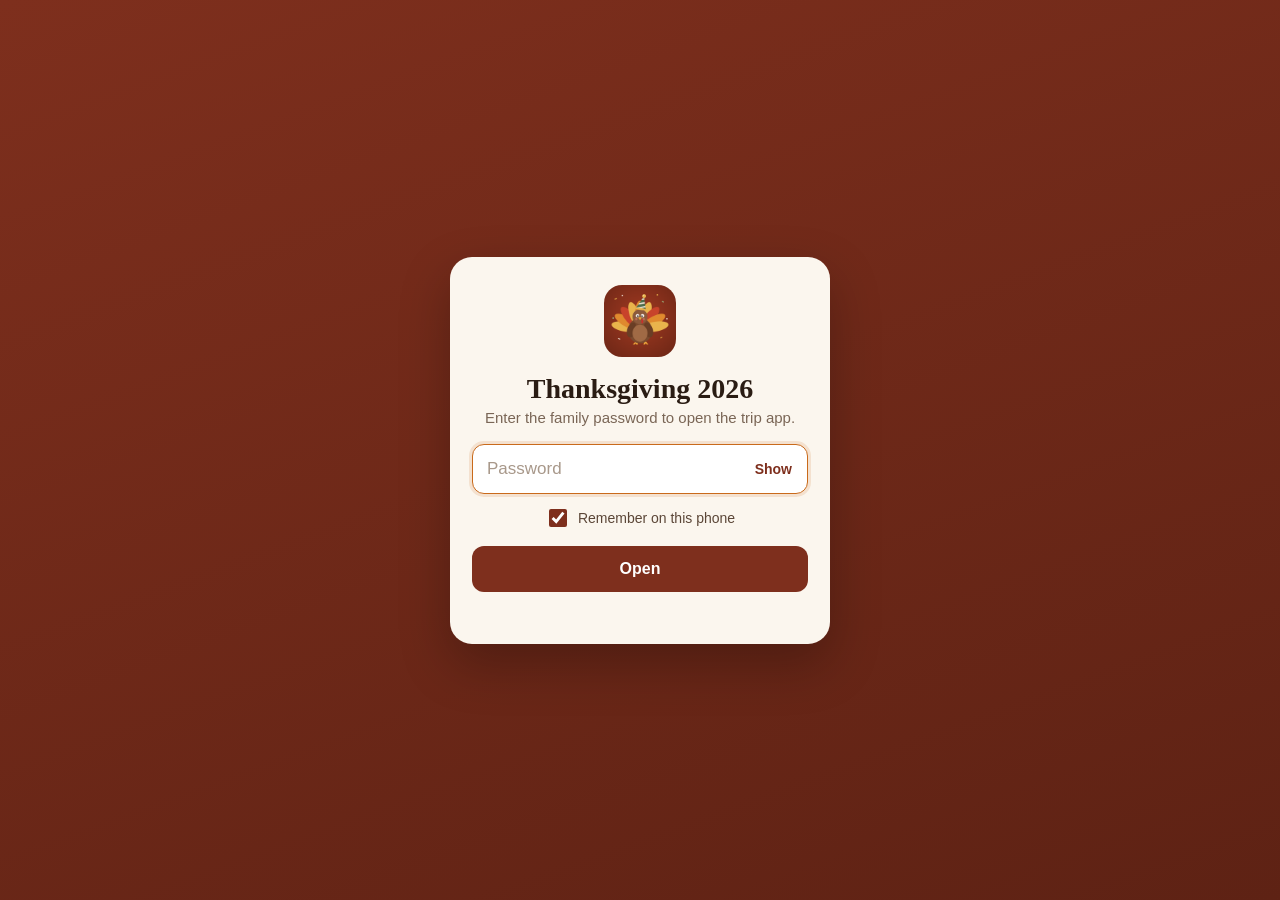
<file: 2026-thanksgiving/index.html>
<!DOCTYPE html>
<html lang="en">
<head>
<meta charset="utf-8">
<meta name="viewport" content="width=device-width, initial-scale=1, viewport-fit=cover">
<meta name="robots" content="noindex, nofollow, noarchive, nosnippet, noimageindex">
<meta name="googlebot" content="noindex, nofollow">
<meta name="referrer" content="no-referrer">
<meta name="theme-color" content="#7E2F1D">
<meta name="apple-mobile-web-app-capable" content="yes">
<meta name="mobile-web-app-capable" content="yes">
<meta name="apple-mobile-web-app-title" content="Thanksgiving">
<title>Thanksgiving 2026</title>
<link rel="manifest" href="/2026-thanksgiving/manifest.webmanifest">
<link rel="apple-touch-icon" href="/2026-thanksgiving/apple-touch-icon.png">
<link rel="icon" type="image/png" href="/2026-thanksgiving/icon-192.png">
<style>
*{box-sizing:border-box}
:root{color-scheme:light}
html,body{margin:0;min-height:100%;background:linear-gradient(160deg,#7E2F1D 0%,#5E2214 100%);color:#2A1C13;font-family:-apple-system,BlinkMacSystemFont,"Segoe UI",Roboto,"Helvetica Neue",Arial,sans-serif}
body{display:flex;align-items:center;justify-content:center;min-height:100vh;padding:24px}
.box{width:100%;max-width:380px;background:#FBF6EE;border-radius:22px;padding:28px 22px 22px;box-shadow:0 20px 50px rgba(0,0,0,.25);text-align:center}
.box img{width:72px;height:72px;border-radius:18px}
h1{font-family:"Iowan Old Style","Palatino Linotype",Palatino,Georgia,serif;font-size:28px;margin:12px 0 4px;font-weight:600}
p{margin:0 0 18px;color:#7A6656;font-size:15px}
.pwwrap{position:relative}
.pw{width:100%;font-size:17px;padding:14px 70px 14px 14px;border-radius:12px;border:1.5px solid #E2D3C0;background:#fff;outline:none;font-family:inherit;color:#2A1C13;-webkit-text-fill-color:#2A1C13;caret-color:#7E2F1D;opacity:1}
.pw::placeholder{color:#A8988A;-webkit-text-fill-color:#A8988A}
.pw:focus{border-color:#C96A1B;box-shadow:0 0 0 3px rgba(201,106,27,.15)}
.pwshow{position:absolute;right:6px;top:50%;transform:translateY(-50%);width:auto;margin:0;padding:8px 10px;background:transparent;color:#7E2F1D;font-size:14px;font-weight:700;border:0;border-radius:8px;cursor:pointer}
label{display:flex;align-items:center;gap:8px;justify-content:center;margin:12px 0 4px;font-size:14px;color:#5B4637}
label input{width:18px;height:18px;accent-color:#7E2F1D}
button{width:100%;margin-top:12px;padding:14px;border:0;border-radius:12px;background:#7E2F1D;color:#fff;font-size:16px;font-weight:650;cursor:pointer}
button:disabled{opacity:.6}
.err{color:#9C3B24;font-weight:600;font-size:14px;min-height:20px;margin-top:10px}
</style>
</head>
<body>
<div class="box" id="f">
  <img src="/2026-thanksgiving/icon-192.png" alt="">
  <h1>Thanksgiving 2026</h1>
  <p>Enter the family password to open the trip app.</p>
  <div class="pwwrap"><input type="password" id="pw" class="pw" placeholder="Password" autocomplete="current-password" autocapitalize="none" autocorrect="off" spellcheck="false" aria-label="Password" autofocus><button type="button" class="pwshow" id="pwshow" aria-label="Show password">Show</button></div>
  <label><input type="checkbox" id="rem" checked> Remember on this phone</label>
  <button id="go" type="button">Open</button>
  <div class="err" id="err" role="alert"></div>
</div>
<script>/* backup decryptor (@noble/ciphers + @noble/hashes, MIT) for browsers without WebCrypto */
(()=>{function Q(t){return t instanceof Uint8Array||ArrayBuffer.isView(t)&&t.constructor.name==="Uint8Array"&&"BYTES_PER_ELEMENT"in t&&t.BYTES_PER_ELEMENT===1}var F=t=>t?`"${t}" `:"";function Mt(t,e=""){if(typeof t!="boolean")throw new TypeError(F(e)+"expected boolean, got type="+typeof t);return t}function $(t,e=""){if(typeof t!="number")throw new TypeError(F(e)+"expected number, got "+typeof t);if(!Number.isSafeInteger(t)||t<0)throw new RangeError(F(e)+"expected integer >= 0, got "+t);return t}function y(t,e,n=""){if(Q(t)&&(e===void 0||t.length===e))return t;e!==void 0&&$(e,"length");let o=Q(t),r=e!==void 0?` of length ${e}`:"",s=o?`length=${t.length}`:`type=${typeof t}`,f=F(n)+"expected Uint8Array"+r+", got "+s;throw o?new RangeError(f):new TypeError(f)}function z(t,e=!0){if(t.destroyed)throw new Error("hash was destroyed");if(e&&t.finished)throw new Error("digest() was already called")}function jt(t,e){y(t,void 0,"output");let n=e.outputLen;if(!(t.length>=n))throw new RangeError('"output" expected length >= '+n)}function tt(t,e){if(jt(t,e),!O(t))throw new Error("invalid output, must be aligned")}function dt(t){return new Uint8Array(t.buffer,t.byteOffset,t.byteLength)}function U(t){return new Uint32Array(t.buffer,t.byteOffset,Math.floor(t.byteLength/4))}function L(...t){for(let e=0;e<t.length;e++)t[e].fill(0)}function I(t){return new DataView(t.buffer,t.byteOffset,t.byteLength)}var C=new Uint8Array(new Uint32Array([287454020]).buffer)[0]===68;function et(t){return t<<24&4278190080|t<<8&16711680|t>>>8&65280|t>>>24&255}var g=C?t=>t:t=>et(t)>>>0;function Rt(t){for(let e=0;e<t.length;e++)t[e]=et(t[e]);return t}var j=C?t=>t:Rt;function pt(t,e){if(t=y(t),e=y(e),t.length!==e.length)return!1;let n=0;for(let o=0;o<t.length;o++)n|=t[o]^e[o];return n===0}function nt(t,e,n){let o=e,r=n||(()=>[]),s=(c,i)=>o(i,...r(c)).update(c).digest(),f=o(new Uint8Array(t),...r(new Uint8Array(0)));return s.outputLen=f.outputLen,s.blockLen=f.blockLen,s.create=(c,...i)=>o(c,...i),s}var xt=(t,e)=>{function n(o,...r){if(y(o,void 0,"key"),t.nonceLength!==void 0){let u=r[0];y(u,t.varSizeNonce?void 0:t.nonceLength,"nonce")}let s=t.tagLength,f=t.nonceLength!==void 0?1:0;if(!t.withAAD){for(let u=f;u<r.length;u++)if(Q(r[u]))throw new Error("AAD not supported")}t.withAAD&&r[f]!==void 0&&y(r[f],void 0,"AAD");let c=e(o,...r),i=(u,l)=>{if(l!==void 0){if(u!==2)throw new Error("cipher output not supported");y(l,void 0,"output")}},h=!1;return{encrypt(u,l){if(h)throw new Error("cannot encrypt() twice with same key + nonce");return h=!0,y(u,void 0,"data"),i(c.encrypt.length,l),c.encrypt(u,l)},decrypt(u,l){if(y(u,void 0,"data"),s&&u.length<s)throw new Error('"ciphertext" expected length >= tagLength='+s);return i(c.decrypt.length,l),c.decrypt(u,l)}}}return Object.assign(n,t),n};function gt(t,e,n=!0){if(e===void 0)return new Uint8Array(t);if(y(e,t,"output"),n&&!O(e))throw new Error("invalid output, must be aligned");return e}function yt(t,e,n){$(t),$(e),Mt(n);let o=new Uint8Array(16),r=I(o);return r.setBigUint64(0,BigInt(e),n),r.setBigUint64(8,BigInt(t),n),o}function O(t){return t.byteOffset%4===0}function S(t){return Uint8Array.from(y(t))}var H=16,bt=new Uint8Array(16),R=U(bt),Nt=225,Ft=(t,e,n,o)=>{let r=o&1;return{s3:n<<31|o>>>1,s2:e<<31|n>>>1,s1:t<<31|e>>>1,s0:t>>>1^Nt<<24&-(r&1)}},P=t=>(t>>>0&255)<<24|(t>>>8&255)<<16|(t>>>16&255)<<8|t>>>24&255|0;var $t=t=>t>64*1024?8:t>1024?4:2,ot=class{blockLen=H;outputLen=H;s0=0;s1=0;s2=0;s3=0;finished=!1;destroyed=!1;t;W;windowSize;constructor(e,n){y(e,16,"key"),e=S(e);let o=I(e),r=o.getUint32(0,!1),s=o.getUint32(4,!1),f=o.getUint32(8,!1),c=o.getUint32(12,!1),i=[];for(let p=0;p<128;p++)i.push({s0:P(r),s1:P(s),s2:P(f),s3:P(c)}),{s0:r,s1:s,s2:f,s3:c}=Ft(r,s,f,c);let h=$t(n||1024);if(![1,2,4,8].includes(h))throw new Error("ghash: invalid window size, expected 2, 4 or 8");this.W=h;let u=128/h,l=this.windowSize=2**h,d=[];for(let p=0;p<u;p++)for(let x=0;x<l;x++){let b=0,w=0,E=0,k=0;for(let m=0;m<h;m++){if(!(x>>>h-m-1&1))continue;let{s0:J,s1:vt,s2:Dt,s3:Kt}=i[h*p+m];b^=J,w^=vt,E^=Dt,k^=Kt}d.push({s0:b,s1:w,s2:E,s3:k})}this.t=d}_updateBlock(e,n,o,r){e^=this.s0,n^=this.s1,o^=this.s2,r^=this.s3;let{W:s,t:f,windowSize:c}=this,i=0,h=0,a=0,u=0,l=(1<<s)-1,d=0;for(let p of[e,n,o,r])for(let x=0;x<4;x++){let b=p>>>8*x&255;for(let w=8/s-1;w>=0;w--){let E=b>>>s*w&l,{s0:k,s1:m,s2:M,s3:J}=f[d*c+E];i^=k,h^=m,a^=M,u^=J,d+=1}}this.s0=i,this.s1=h,this.s2=a,this.s3=u}update(e){z(this),y(e),e=S(e);let n=U(e),o=Math.floor(e.length/H),r=e.length%H;for(let s=0;s<o;s++)this._updateBlock(g(n[s*4+0]),g(n[s*4+1]),g(n[s*4+2]),g(n[s*4+3]));return r&&(bt.set(e.subarray(o*H)),this._updateBlock(g(R[0]),g(R[1]),g(R[2]),g(R[3])),L(R)),this}destroy(){this.destroyed=!0;let{t:e}=this;for(let n of e)n.s0=0,n.s1=0,n.s2=0,n.s3=0}digestInto(e){z(this),tt(e,this),this.finished=!0;let{s0:n,s1:o,s2:r,s3:s}=this,f=U(e);f[0]=n,f[1]=o,f[2]=r,f[3]=s,C||j(f.subarray(0,H/4))}digest(){let e=new Uint8Array(H);return this.digestInto(e),this.destroy(),e}};var rt=nt(16,(t,e)=>new ot(t,e),t=>[t.length]);var ct=16,zt=4,G=new Uint8Array(ct);var Pt=283;function Gt(t){if(![16,24,32].includes(t.length))throw new Error('"aes key" expected Uint8Array of length 16/24/32, got length='+t.length)}function it(t){return t<<1^Pt&-(t>>7)}function wt(t,e){let n=0;for(;e>0;e>>=1)n^=t&-(e&1),t=it(t);return n}var Wt=(()=>{let t=new Uint8Array(256);for(let n=0,o=1;n<256;n++,o^=it(o))t[n]=o;let e=new Uint8Array(256);e[0]=99;for(let n=0;n<255;n++){let o=t[255-n];o|=o<<8,e[t[n]]=(o^o>>4^o>>5^o>>6^o>>7^99)&255}return L(t),e})();var Vt=t=>t<<24|t>>>8,st=t=>t<<8|t>>>24;function Yt(t,e){if(t.length!==256)throw new Error("wrong sbox length");let n=new Uint32Array(256).map((h,a)=>e(t[a])),o=n.map(st),r=o.map(st),s=r.map(st),f=new Uint32Array(256*256),c=new Uint32Array(256*256),i=new Uint16Array(256*256);for(let h=0;h<256;h++)for(let a=0;a<256;a++){let u=h*256+a;f[u]=n[h]^o[a],c[u]=r[h]^s[a],i[u]=t[h]<<8|t[a]}return{sbox:t,sbox2:i,T0:n,T1:o,T2:r,T3:s,T01:f,T23:c}}var mt=Yt(Wt,t=>wt(t,3)<<24|t<<16|t<<8|wt(t,2));var qt=(()=>{let t=new Uint8Array(16);for(let e=0,n=1;e<16;e++,n=it(n))t[e]=n;return t})();function Xt(t){y(t);let e=t.length;Gt(t);let{sbox2:n}=mt,o=[];(!C||!O(t))&&o.push(t=S(t));let r=j(U(t)),s=r.length,f=i=>N(n,i,i,i,i),c=new Uint32Array(e+28);c.set(r);for(let i=s;i<c.length;i++){let h=c[i-1];i%s===0?h=f(Vt(h))^qt[i/s-1]:s>6&&i%s===4&&(h=f(h)),c[i]=c[i-s]^h}return L(...o),c}function W(t,e,n,o,r,s){return t[n<<8&65280|o>>>8&255]^e[r>>>8&65280|s>>>24&255]}function N(t,e,n,o,r){return t[e&255|n&65280]|t[o>>>16&255|r>>>16&65280]<<16}function Et(t,e,n,o,r){let{sbox2:s,T01:f,T23:c}=mt,i=0;e^=t[i++],n^=t[i++],o^=t[i++],r^=t[i++];let h=t.length/4-2;for(let p=0;p<h;p++){let x=t[i++]^W(f,c,e,n,o,r),b=t[i++]^W(f,c,n,o,r,e),w=t[i++]^W(f,c,o,r,e,n),E=t[i++]^W(f,c,r,e,n,o);e=x,n=b,o=w,r=E}let a=t[i++]^N(s,e,n,o,r),u=t[i++]^N(s,n,o,r,e),l=t[i++]^N(s,o,r,e,n),d=t[i++]^N(s,r,e,n,o);return{s0:a,s1:u,s2:l,s3:d}}function V(t,e,n,o,r){y(n,ct,"nonce"),y(o),r=gt(o.length,r);let s=n,f=U(s),c=I(s),i=U(o),h=U(r),a=e?0:12,u=o.length,l=c.getUint32(a,e);for(let p=0;p+4<=i.length;p+=4){let{s0:x,s1:b,s2:w,s3:E}=Et(t,g(f[0]),g(f[1]),g(f[2]),g(f[3]));h[p+0]=i[p+0]^g(x),h[p+1]=i[p+1]^g(b),h[p+2]=i[p+2]^g(w),h[p+3]=i[p+3]^g(E),l=l+1>>>0,c.setUint32(a,l,e)}let d=ct*Math.floor(i.length/zt);if(d<u){let{s0:p,s1:x,s2:b,s3:w}=Et(t,g(f[0]),g(f[1]),g(f[2]),g(f[3])),E=new Uint32Array([p,x,b,w]);j(E);let k=dt(E);for(let m=d,M=0;m<u;m++,M++)r[m]=o[m]^k[M];L(E)}return r}function Zt(t,e,n,o,r){let s=r?r.length:0,f=t.create(n,o.length+s);r&&f.update(r);let c=yt(8*o.length,8*s,e);f.update(o),f.update(c);let i=f.digest();return L(c),i}var At=xt({blockSize:16,nonceLength:12,tagLength:16,withAAD:!0,varSizeNonce:!0},function(e,n,o){if(n.length<8)throw new Error("aes/gcm: invalid nonce length");let r=16;function s(c,i,h){let a=Zt(rt,!1,c,h,o);for(let u=0;u<i.length;u++)a[u]^=i[u];return a}function f(){let c=Xt(e),i=G.slice(),h=G.slice();if(V(c,!1,h,h,i),n.length===12)h.set(n);else{let u=G.slice();I(u).setBigUint64(8,BigInt(n.length*8),!1);let d=rt.create(i).update(n).update(u);d.digestInto(h),d.destroy()}let a=V(c,!1,h,G);return{xk:c,authKey:i,counter:h,tagMask:a}}return{encrypt(c){let{xk:i,authKey:h,counter:a,tagMask:u}=f(),l=new Uint8Array(c.length+r),d=[i,h,a,u];O(c)||d.push(c=S(c)),V(i,!1,a,c,l.subarray(0,c.length));let p=s(h,u,l.subarray(0,l.length-r));return d.push(p),l.set(p,c.length),L(...d),l},decrypt(c){let{xk:i,authKey:h,counter:a,tagMask:u}=f(),l=[i,h,u,a];O(c)||l.push(c=S(c));let d=c.subarray(0,-r),p=c.subarray(-r),x=s(h,u,d);if(l.push(x),!pt(x,p))throw L(...l),new Error("aes-gcm: invalid tag");let b=V(i,!1,a,d);return L(...l),b}}});function Lt(t){return t instanceof Uint8Array||ArrayBuffer.isView(t)&&t.constructor.name==="Uint8Array"&&"BYTES_PER_ELEMENT"in t&&t.BYTES_PER_ELEMENT===1}var ft=t=>t?`"${t}" `:"";function _(t,e=""){if(typeof t!="number")throw new TypeError(ft(e)+"expected number, got "+typeof t);if(!Number.isSafeInteger(t)||t<0)throw new RangeError(ft(e)+"expected integer >= 0, got "+t);return t}function v(t,e,n=""){if(Lt(t)&&(e===void 0||t.length===e))return t;e!==void 0&&_(e,"length");let o=Lt(t),r=e!==void 0?` of length ${e}`:"",s=o?`length=${t.length}`:`type=${typeof t}`,f=ft(n)+"expected Uint8Array"+r+", got "+s;throw o?new RangeError(f):new TypeError(f)}function Y(t){if(typeof t!="function"||typeof t.create!="function")throw new TypeError("expected hash wrapped by utils.createHasher");if(_(t.outputLen),_(t.blockLen),t.outputLen<1||t.blockLen<1)throw new Error("hash blockLen / outputLen must be >= 1")}var Jt=(t,e)=>{if(t===null||typeof t!="object"||Array.isArray(t))throw new TypeError((e==="object"?"":`"${e}" `)+"expected object, got type="+typeof t)},Bt=(t,e)=>{Jt(t,e);let n=Object.getPrototypeOf(t);if(n!==Object.prototype&&n!==null)throw new TypeError(`"${e}" expected plain object`);if(Object.hasOwn(t,"__proto__"))throw new TypeError(`"${e}.__proto__" is not allowed`)};function D(t,e=!0){if(t.destroyed)throw new Error("hash was destroyed");if(e&&t.finished)throw new Error("digest() was already called")}function q(t,e){v(t,void 0,"output");let n=e.outputLen;if(!(t.length>=n))throw new RangeError('"output" expected length >= '+n)}function B(...t){for(let e=0;e<t.length;e++)t[e].fill(0)}function K(t){return new DataView(t.buffer,t.byteOffset,t.byteLength)}function A(t,e){return t<<32-e|t>>>e}function Qt(t){if(typeof t!="string")throw new TypeError("string expected");let e=new TextEncoder().encode(t);try{return new Uint8Array(e)}finally{B(e)}}function ut(t,e=""){return typeof t=="string"?Qt(t):v(t,void 0,e)}function ht(t,e,n="opts"){return Bt(t,"defaults"),e!==void 0&&Bt(e,n),Object.assign(Object.create(null),t,e)}function Ut(t,e={}){if(typeof t!="function")throw new TypeError('"hashCons" expected function, got type='+typeof t);e=ht({},e,"info");let n=(r,s)=>t(s).update(r).digest(),o=t(void 0);return n.outputLen=o.outputLen,n.blockLen=o.blockLen,n.canXOF=o.canXOF,n.create=r=>t(r),Object.assign(n,e),Object.freeze(n)}var Tt=t=>({oid:Uint8Array.from([6,9,96,134,72,1,101,3,4,2,t])});var X=class{oHash;iHash;blockLen;outputLen;canXOF=!1;finished=!1;destroyed=!1;constructor(e,n){if(Y(e),v(n,void 0,"key"),this.iHash=e.create(),typeof this.iHash.update!="function")throw new Error("expected Hash instance");this.blockLen=this.iHash.blockLen,this.outputLen=this.iHash.outputLen;let o=this.blockLen,r=new Uint8Array(o);r.set(n.length>o?e.create().update(n).digest():n);for(let s=0;s<r.length;s++)r[s]^=54;this.iHash.update(r),this.oHash=e.create();for(let s=0;s<r.length;s++)r[s]^=106;this.oHash.update(r),B(r)}update(e){return D(this),this.iHash.update(e),this}digestInto(e){D(this),q(e,this),this.finished=!0;let n=e.subarray(0,this.outputLen);this.iHash.digestInto(n),this.oHash.update(n),this.oHash.digestInto(n),this.destroy()}digest(){let e=new Uint8Array(this.oHash.outputLen);return this.digestInto(e),e}_cloneInto(e){e||=Object.create(Object.getPrototypeOf(this),{});let{oHash:n,iHash:o,finished:r,destroyed:s,blockLen:f,outputLen:c,canXOF:i}=this;return e=e,e.finished=r,e.destroyed=s,e.blockLen=f,e.outputLen=c,e.canXOF=i,e.oHash=n._cloneInto(e.oHash),e.iHash=o._cloneInto(e.iHash),e}clone(){return this._cloneInto()}destroy(){this.destroyed=!0,this.oHash.destroy(),this.iHash.destroy()}},St=(()=>{let t=((e,n,o)=>new X(e,n).update(o).digest());return t.create=(e,n)=>new X(e,n),t})();function te(t,e,n,o){Y(t);let r=ht({dkLen:32,asyncTick:10},o),{c:s,dkLen:f,asyncTick:c}=r;if(_(s,"c"),_(f,"dkLen"),_(c,"asyncTick"),s<1)throw new Error('"c" (iterations) must be >= 1');if(f<1)throw new Error('"dkLen" must be >= 1');if(f>(2**32-1)*t.outputLen)throw new Error("derived key too long");let i=ut(e,"password");try{let h=ut(n,"salt");try{let a=new Uint8Array(f),{iHash:u,oHash:l,outputLen:d}=St.create(t,i),p=new Uint8Array(d),x=ee(u,l,h,p);return{c:s,dkLen:f,asyncTick:c,DK:a,outputLen:d,eng:x}}finally{typeof n=="string"&&B(h)}}finally{typeof e=="string"&&B(i)}}function ee(t,e,n,o){let r=new Uint8Array(4),s=K(r),f=t._cloneInto().update(n),c=e._cloneInto(),i=t._cloneInto,h=e._cloneInto;return{u1:(a,u)=>{s.setInt32(0,a,!1),f._cloneInto(c).update(r).digestInto(o),e._cloneInto(c).update(o).digestInto(o),u.set(o.subarray(0,u.length))},rounds:(a,u)=>{for(let l=1;l<a;l++){i.call(t,c).update(o).digestInto(o),h.call(e,c).update(o).digestInto(o);for(let d=0;d<u.length;d++)u[d]^=o[d]}},output:a=>(t.destroy(),e.destroy(),f.destroy(),c.destroy(),B(o),a)}}function Ht(t,e,n,o){let{c:r,dkLen:s,DK:f,outputLen:c,eng:i}=te(t,e,n,o);for(let h=1,a=0;a<s;h++,a+=c){let u=f.subarray(a,a+c);i.u1(h,u),i.rounds(r,u)}return i.output(f)}var ne=t=>t/2**32|0,oe=t=>t>>>0;function _t(t,e,n,o){let r=ne(n),s=oe(n);t.setUint32(e,o?s:r,o),t.setUint32(e+4,o?r:s,o)}function kt(t,e,n){return t&e^~t&n}function It(t,e,n){return t&e^t&n^e&n}var Z=class{blockLen;outputLen;canXOF=!1;padOffset;isLE;buffer;view;finished=!1;length=0;pos=0;destroyed=!1;constructor(e,n,o,r){this.blockLen=e,this.outputLen=n,this.padOffset=o,this.isLE=r,this.buffer=new Uint8Array(e),this.view=K(this.buffer)}update(e){D(this),v(e);let{view:n,buffer:o,blockLen:r}=this,s=e.length,f=!1;for(let c=0;c<s;){let i=Math.min(r-this.pos,s-c);if(i===r){let h=K(e);for(;r<=s-c;c+=r)this.process(h,c);f=!0;continue}o.set(c===0&&i===s?e:e.subarray(c,c+i),this.pos),this.pos+=i,c+=i,this.pos===r&&(this.process(n,0),this.pos=0,f=!0)}return this.length+=e.length,f&&this.roundClean(),this}digestInto(e){D(this),q(e,this),this.finished=!0;let{buffer:n,view:o,blockLen:r,isLE:s}=this,{pos:f}=this;n[f++]=128,n.fill(0,f),this.padOffset>r-f&&(this.process(o,0),n.fill(0)),_t(o,r-8,this.length*8,s),this.process(o,0),this.roundClean();let c=e===n?o:K(e),i=this.outputLen,h=i/4,a=this.get();if(i%4||h>a.length)throw new Error("invalid outputLen");for(let u=0;u<h;u++)c.setUint32(4*u,a[u],s)}digest(){let{buffer:e,outputLen:n}=this;this.digestInto(e);let o=e.slice(0,n);return this.destroy(),o}_cloneIntoMeta(e){let{buffer:n,length:o,finished:r,destroyed:s,pos:f}=this;return e.destroyed=s,e.finished=r,e.length=o,e.pos=f,f&&e.buffer.set(n),e}clone(){return this._cloneInto()}},Ct=Uint32Array.from([1779033703,3144134277,1013904242,2773480762,1359893119,2600822924,528734635,1541459225]);var re=Uint32Array.from([1116352408,1899447441,3049323471,3921009573,961987163,1508970993,2453635748,2870763221,3624381080,310598401,607225278,1426881987,1925078388,2162078206,2614888103,3248222580,3835390401,4022224774,264347078,604807628,770255983,1249150122,1555081692,1996064986,2554220882,2821834349,2952996808,3210313671,3336571891,3584528711,113926993,338241895,666307205,773529912,1294757372,1396182291,1695183700,1986661051,2177026350,2456956037,2730485921,2820302411,3259730800,3345764771,3516065817,3600352804,4094571909,275423344,430227734,506948616,659060556,883997877,958139571,1322822218,1537002063,1747873779,1955562222,2024104815,2227730452,2361852424,2428436474,2756734187,3204031479,3329325298]),T=new Uint32Array(64),at=class extends Z{A=0;B=0;C=0;D=0;E=0;F=0;G=0;H=0;constructor(e,n){super(64,e,8,!1),this.A=n[0]|0,this.B=n[1]|0,this.C=n[2]|0,this.D=n[3]|0,this.E=n[4]|0,this.F=n[5]|0,this.G=n[6]|0,this.H=n[7]|0}get(){let{A:e,B:n,C:o,D:r,E:s,F:f,G:c,H:i}=this;return[e,n,o,r,s,f,c,i]}set(e,n,o,r,s,f,c,i){this.A=e|0,this.B=n|0,this.C=o|0,this.D=r|0,this.E=s|0,this.F=f|0,this.G=c|0,this.H=i|0}_cloneInto(e){return(e||=new this.constructor).set(...this.get()),this._cloneIntoMeta(e)}process(e,n){for(let u=0;u<16;u++,n+=4)T[u]=e.getUint32(n,!1);for(let u=16;u<64;u++){let l=T[u-15],d=T[u-2],p=A(l,7)^A(l,18)^l>>>3,x=A(d,17)^A(d,19)^d>>>10;T[u]=x+T[u-7]+p+T[u-16]|0}let{A:o,B:r,C:s,D:f,E:c,F:i,G:h,H:a}=this;for(let u=0;u<64;u++){let l=A(c,6)^A(c,11)^A(c,25),d=a+l+kt(c,i,h)+re[u]+T[u]|0,x=(A(o,2)^A(o,13)^A(o,22))+It(o,r,s)|0;a=h,h=i,i=c,c=f+d|0,f=s,s=r,r=o,o=d+x|0}o=o+this.A|0,r=r+this.B|0,s=s+this.C|0,f=f+this.D|0,c=c+this.E|0,i=i+this.F|0,h=h+this.G|0,a=a+this.H|0,this.set(o,r,s,f,c,i,h,a)}roundClean(){B(T)}destroy(){this.destroyed=!0,this.set(0,0,0,0,0,0,0,0),B(this.buffer)}},lt=class extends at{constructor(){super(32,Ct)}};var Ot=Ut(()=>new lt,Tt(1));window.TGFallback={derive:(t,e,n)=>Ht(Ot,new TextEncoder().encode(t),e,{c:n,dkLen:32}),decrypt:(t,e,n)=>At(t,e).decrypt(n)};})();
/*! Bundled license information:

@noble/ciphers/utils.js:
  (*! noble-ciphers - MIT License (c) 2023 Paul Miller (paulmillr.com) *)
*/
</script>
<script>
window.addEventListener("error", e => { const el = document.getElementById("err"); if (el && !el.textContent) el.textContent = "Error: " + e.message; });
{ // block scope: nothing leaks into the app's globals after document.write
const P = {"s": "Z2ECwTeCyZpS0lCTJ6Arsg==", "i": "VwSFtabPE6Raltew", "n": 310000, "c": "54PRqiuIckTSDeAIo15w/RJJLTXxamopw9+M2zjjTalADxTYKoqvDBiWkqDblfHQ1ovAJhXXUP7xepdvvetCv4Pr0THh4Nv8/XQVHxbPoVT+ssmFjvtezWtBwQD+4OUKDSYSb+XoBAQvVGeO9MONTPNO9GxbhbjputxGq94f5eGExL/iylhHnTIyvFx7LbeOJlitNDiKPG1GtrMeWq86v0rIG1rJkgy4lt//+on02lmXwov7FWa+kaNfp1EceqcUC8lARu/M3e8UQC+OH6IEXWirG6Z8GovMeGCVavIRT6T5wC3i7Z66Bxobgjh9VB1DEokWaLAA6SLcEGtgInFQQsBeSLldKst/UQ3bnXgl/6cZwKFbYs1e2lwt3CWZK1ai10xaKFlet+nrviEd3Ax/MpVrtaOE296+3WnmNqhghZLwDmTPLe/T7FHHTMd0pZSuZ4iZFDWrxK5iEyPV3T1zUOBLUGi/q+71OUigLmxRvDq2KL+O5KZiafZxHvAR9uzHuaUN/eYjTmbDTdJkfKgfCv7vaUni0zyUJ7gKE4sEX3xntF50KFvgH6N/zM28OcCf48vR60XqPO+ZsGMdFjbbYCt8nnf13H3ZfKMnKSa8gmA061l0cZA3xhaQ8sfAeq4YwqqzdQ02VWgscvQmi90WF/wydUdjsZZa5sjsNnkbSqEZegI59amyksv6/yWQKOFvpBLKRiyNYJCqu2FuuqHWTRY7sqHqF0d1jPkuC6Rb+4gGpukOoRF+PmBmvNmLdjrukuipoCR894Q+WR1Hc94FmKE4WI4PA9qO/FRM72spd5hIqWmtFgz61YDPbzg6E5KSCSkEpmnMI+LM/4OD42aubdCoHNZ2le4qklyyPpQu/4F8Eqjj+b/mZH3CujF4uHA6QpNEhy43A7g5dfCnvCpgEmZR5GVyoVAKx4z/8jaPu0HDvIFHqn3cIa3JzS6Q4olvGk8wXOggvfG1UBQfhyIo0BBEPYD3tjSMdKKWmsBbl9BUIYxWvhgwG21eT2iq+pFibQjg8sNui/0Ih7rmh0SZNm9bW/IjU8d0rpXkPrpXGV+eoUE5zSkOtK5jC8EJxbzblxksafNvahLEHw/jfne42hl3CyeWDXD/LyRbLXFz8FZacpQXqvjW49Gcz0hEGDavPVfcqsYZmpdllPHAMUGQC63LPAxNjLAiq9PER1sX4bsaSU/9yccyRJx8bR4g0F6iUyVtw1iKxS1YNciEvOqKrcUYLQrOOTT0lcqmvqxyrUp1ZSNOV3kAfYb+Pe4qTBW7I8a6PlJFdYvcmApnpp1FiS0rqaGbFKp34K54VG69I0VfM/eKMd6Als7fYYCHt5vBgyZK+pYLLMGpEzZ8Pc96kXF4ZFt4Da4o903BEAIRpFaq6OBg5focXK5VhrTVuQi05uLYznGRr0QA5KFYTzORMeb5bjL/svqF5Tnx8WhM+6V/qV3Oliw3C68AnqvNBjym/glf+iyqsyQNUF+x3Q2ISmBcZkWXCK80fzR061S7nijfDgS5CS5SqXm+UuTA0J5iRT/+UasEkor0Ke2VsDZcflmpv0pK54/Knac1p5TpjIUkDa8pBHAoqWjFDYuK5vvPBU3IV+dwUI/dvyJ7hiUuZGsK1ROhSJ9OZ3pHOfrqi773w1m6wRhagHCVZpJqPGrAe9yvEHiTAPSYP9fdlLeVFrPhjec2irV6fJMB8zVPMAqQbRKAFqvUjlrLTqwJIWtORF06ujKH65B5scE0NIa3hX/G8KZDXqjUE/[base64]/mFAqx8tggLGRNPck6i8BaK7bKwAgIQAupRnt+nM3+sskonVlLSXT2hxOOEu5A4cmrOCzH9IyfRFnehXgQv/BLkE0IoxejWvOq/qfPoZV5hFkyK0MZ4hGywevLOBXe99ca9ez7cier+9hZ1PKKaZ5Zoj5jefvmXk+SNIEKLO1e79CFWTOmiPNWPFsarvmg0hXBH42696E1N4NU7Z5I9xHxmLi/30uGEoy3PTMwMRmEiLtcdgrIeTx3JwSaIG9Ue/EzzRJ6lld46vATgjTYClIreaWFacyMfvspYXIqJa2vRlbJ67btaHoJ0RfaKTFekKnE9+n8jkNYWD1wiGLtSm2hYrhs2z+H9LdgBCk2dWUe5XUvO0HZT6r19a5s9b8pTrdtUgxc0WAQ6uoAxs7kcac1Nq7iUbumk52FIFSGRBMm2S+pqTut0YrHYw/EeqJioXM6gOCWW+yliNwBNwwZLR05x3ZyxsWf3e2WLD08OICq2x383W0//[base64]/V0XjfavyqIhzQTBON95BqI9/Wcsa4LBq9RB0eZ7B0N2gnHM8avnVsH7bH8xEIn6bANhmTfQCmZjVWT4BI7s3u0V6D6kMWlWYUwrvjs1KuSALXItj6i21s9Jq3VDDDweIkB51FtPZkuo5zAK8cp8+GBqDD7/Wmob6qu/+pVp8c9HD6mvJwaW3I6jPsReFwekdRKx66KwT+aWkFNyPnhVVdiKpVbnrCOsGzY2LvyE8TJCRLV4yrV48usm1PagVXr7sQintjMMy0newpkpl3mtQ114LAAEP77AFL1d2BWO+oNmPUWHmWX/DFp9MBQmbeQx+YTDk6YRB+uPVruHWxX83zr3e86S1emYIQ5a/lT5Wa9jb5Ya6lF85IQiDXVXA2xaNyVITEVxwKvzbWzF8fVvDIgKFGBtTgM+MnojtrtJxgmTLF6Mts01sfGrWq9GrdRZmgw218vIvTdFD+sNFAL6nwyW+8hEKmXMCDWwaUsCeiNsLVA95EhFPGzaXDwxYeBg27qLZKVihxhn/TyB8aw0GCDWeVhpIs1gtYUUtds80s09kMgafB3t79u6tfUvx58hOPVGGm7b7Ia6Tc2dIDGeeM3J1sdmljqFst2MMSr1JWY8Yc5XESGotpT8Bqep8Ux1fabbS5mU9qBnhSwfXRQZqMa0WpCd7FY952SsWUNj6VY7/3+pyVXf0k6Xyj73AcAFQlnupHDVZpHXIQLBj+73BBMkoUWpys8S3HEAI0oHQpNA86PsyF4O0ULrmlNE6n2gGLnU4z78tmo+J+E8qx5FPfErZejAdABhsLOVTc/yqW85trSieNgAeQkwXEN0JTdCDPcomQtQJU0wNWEBcG+VkcjGX+qXG5qoNGn0ERfvegTEoyjjTVNgrpkskThGSQtW2/MzKAZPF0tGbTKTZSJ/jJvo+5E13DOre3nw6G4Ttesl6tZ4rQAlydQEoeBedCCJH8RpY6z7u3dfoNIeTOAtSOArQfJC7Y+uS6Ws+ugGQV67ewJAbsAfxhMz0q+FTq3g6qQqAH7WORT7Edn9qr2lhc+rDkS0oS0R+xmBgz0P2WW/Q/j0GhWLSaRARd/QDolFW1jewh1dkj4V46HmYFyN8PSG3pvAvbYl69Fubndzc5I5MCR2GR3/CNgtUls/jX/7ChWfvh94L4IqBDUE1uSohNz60jvjM5lZYsn+RNEKELRyRsDWlEQL8B5JA6K60DOhKTbNW4NNElRha3ILVv8seRjlw1OcoyAJITg6jX3fWjmczWIHpo/9BK5f41mHtutQb4Z/+384ToBONyH82zxH5MJO63Jj1jaPrOgHa0Jm25R+YaIDAD84L4B5yJBWmhU/78woEQ2txDiS//dJtVCAZttpXPQr6N8fA1www5Q0sziiSjDgS1oEfXxU5Go+pj02I2ZBY0DB32yGQ+1gX5WVgt7SUCfbplt8lKyddfCaWp9XhSsgr8vdzYlWJ7kUISzWAbFmb8AJFD9fBND96LktI4pWGG4c+SXD/gH26NoHXVrkwH+mI5aaRDn3S6VH5azlbA+rOL1Nai6iXuz1iqH23LPbvn2jS2Sxq86XrUNIW4+a4Xp0lzliLU5RzRmhwA9PVUalaHvufHd/zn6IvIJzhvZsCnZlHuzeEy8yQm2YKp9iGPHcEaRATUmUmhm2HDbm4fF6bF8rdN7ElgyhSJcWobAsLdw/iZJPekMmj/0ByDR+83pbV9hOdoxPL8uCkGGoSfLrzXic0avvVUVmmVF+fs5EVErLMDX2lQ+fScll8fWS7yzWQeL0wVxpthszi2lWjMN5A9pWS6tDPmQnOx1DL1JUe2TSWRIb/RLoMMrPc5nLb/kfTqb3VTiGs/duc47jC75oVJTOsDAc5EzNFBChEfcrmT4MaKAs5yFpbGGIT1LynyjuYS0z+n7RbLIRJgHHQUuph+/0tnLDxxJIOIA03pyRGpO4XQc8SHajVA7jiGratfc59/ryy2Iw3hwwkDVf68/[base64]/Wb9/pitsKKYD22KvxB+1kBBd7BE/d1qG/s7woYieWc5cgKDNRA6zLm7oORkvWVoeKpFcTR+0vN67QOcn2kOsLu+761xvAaQ/F+/tWi63tWBkoiHtBpW5TVnPWvILKs0Jo/hfxRx62DesuSEEYUVwGhr5d4gO5zvfEJiXo5Ul/+05Mo6CE8mw6q7rjmt98trFBM07gJXwKo0ZuBXsnuGrv2YYtJBmDiNiazKoBhhkiBhZx6JiJUanKRat9XIGGvkTY2SwBf8pdpvTtgxSVYScBEqNHCdd2qTFpBzbR6/3HsvH8WS2fIUX0aFfIAN35YcO+309EjTuWpueaeGPYpOiaiK8cu9eilndIpEEubgfPCTs6XRONSx9r7fSF6vAZ+I+bS17LgHU6h4oTbmdtfvsHGBtrxRevwdwHPswrkc0QD1Bv+bcAa4/hT4el4b4ZoUGg5acTrP6v9BhKhK+u45cTPJX1T4qgBTnBd+ptPmGCV+nRsNVKu4fUCND8QoQl9958KySnMEjxKe2T4nfJ/Hv97qjB0wV/4otlR9MLibLsYi+4eiHh/uO9X+QUmHQbM5ku5U2tDsK4C0SQyl+6NfG56b3M/S4H1LhKwUXL9KXilQlxcIktGO8XLT9gVQtFYqzQv7GqqQNGfLuL4FmsjxqlKAtIq7RmbxBS3SrbWznF9j8QeXR/d1OGKl+QLQMCm3KO/lX0dgESlZR9SyFn9VCivqmZBlu0srm4eVAzVL4UjCigXwUbrkOCMiT1vLW1rc29wKtQY3KlapXKa9xln0N0bPsW9sukeLCMtVctjQJFMBsGmxlkeP41P4Srv4YaIWuXth9ciyaJ7aHpUietqr/wgB6rJnmEmR5y8da7ezb1JVYzrrugmyF7mhUgFiNW6mk32DineMjDM05kWolcB8T/xulCgY3CO/47Tya73/B9EFUqkYFORmSYprWDQe396BXXFeSeFQmCBXhMQSiVEa1whVTy/hLWWHXRBqhghfjxxj492TOSCHo+sME5cfLTmgJuQ0PVTaAluafaQ0GlhdPPF+dN0/mwJ09xa/ZDorvJm0H/WyKIsPwxv/EYRvtSDocQhC1RqBLmmvUoqWSQ8bkYPnyGFAoY1B7uP5dLF68zuoTe9U1mvA3dDePHhAwaDIZJ1leuYKCe1jrdsSTyNxiA5JpEa86yh8bd6GrZTaZ74ZQqCoOSX/A1nAF4XOu/Ih0ueoifcO8ivxZK6drhblvfRDmMbPaG7Z0BrsOm586p42VQsWEVxiYLDSDdXXkkThS8nxJce/dxx39f0Yh+EaBjr1qcT6WgIOx4SUXUp5w6ZYRHKo4tAKH/IgregOBGmIpqPMaLjeAQaUjSTBBrQl07/gg9Yv4zOY3UzenftyNxXd/5qS6OOcC3uOBFB5MkPIJlkVhc6UfrpLJl3oZWIhaas+or8Q7sA5rD+uE99z18CYddFmp0JuyXxIb+0qQYjG+cieH4UHB1xa/9BgoLt0n8bv3viymVNWmKpRxRfLoE7by0a+rvShUoM7Skjb4+tcx8f0D9MV8qRswWmvtZ2nRk+CTiaMWRJZdRsffGSIFZxD6uw3yYy6/cVtBtLnq/B1AkBcsJbdOUD95Yg7VuVttSEs80ojNRuUMOP4Xia2mm+ApAAmIT0c7LjmBcB5JouHH+2+m2S+m3Z3+jgv/OCxF2NDPLv9rZFEAqrUJU/[base64]/Hg2d/I0W5HOINBLpiY4f1XbnNnA6LDGRzWQ4Hrl3g7/8xXuBOeaPzQ22ss9GmNdvEt8RXp5DEjScJzv6C/EWZHf2BRRVzD92ybcu06fCGi0jnwtNNQjnSTnxD1z9Nt9LjcmGivt0OCZAXo30Rco9x+K3Uq7XoKL9RDtvSp2riSkcAp+M70t/eR9up60XDB6jpMEbw5WL6zWO9rhIWUlUUh3PZtIYtDDVflnDSFJGB45QJTTbdR6bWLy3wMpBjftCFJeJiNaQAn+EJoot2sKheEnkhLktNZQ++YFNEM4B4oD2b1kIlr2scn6sYMienmlw5cA7GikvlReHXiCQGdeIgsH+ssSD+8Q1Z2NYqmVgM/DlgKqzZVdxHw0ZiSwPx2XzBBkYnSIL5K/nctH5weL3JGAmy4Bc+dF8q4yh1F4hBiWG+sUo5qXKJRsLZGXLGj0fF/zKGwHJ59Tni68iAr4jeu6R5q/CyKXge5dYxpmHcqAQIIxD2GExiVZfhzK3mxlMOZiDuYg2ddWCmnWwzwNkskIkn/eOTodKUNAa/T76wEXPYp0K9WIhaUGg+OnGNtljuDHFAoxeM/baYb0k6Mw840Q6GW8DJbpSRRpCbF42dFAF4CZEER2ja/4hzj9D59RDVvEYevd5zW86rL/RYiprwgLBSV+V9f9236swan1ckPm+mVr6YKOzn4klEsGis7ukaNvYk/5uyu/iL1VnNNz+Ikppu5l88MAZ7qAzpb/aqAPr4S0fI5Cnz5f4onu+g22cAtG7UGxm5xRnIbxdM4SyKFgb8gphaP1icBsIf1woJUmGRrdinJ1/tUnJexOA4snEbFbflfeRlKH9W3bau/kixEU/TzX2JG6aq8jCOCwBhrpz/0eW3WrD+WCvLmD8IvsPXhtfx9iYXQT5U1ODmoj4foLclTxUxSY3hHsp0QzXXCw5yJusrqh6o3eAUoeadgQ9Uiu1K5zvDx/I5tX+kSHtNY77ECHzqQu1GKp59FJDti4EYCeFEYDqytk6YjLSzQuTLzltuN0QwXRMx89TY3a/8D3ctC6JBwqWNsnF34cehijnCAhzyIPH2G1G+jD401iBSfSjX8JX35cjEa82aQ4ENIrGj7dg9+y2PtkLjcg3h4MnOXzn9vG/E1C1us48WeLUAVHaaHdR8TtgC2saNi9LWZliI8OI5DTffPgXHegBThB4XNcPIn0uE2/KcgcOUXT/Jug/w9Um5kDDh0reJcHblRlP/ZC+xB4xvJYMDISPzWvC+HIVF7viYKV3kFG5VRUJ8BotMyxLhxjDUJeZSHkJU7hzJ7HThtvznLoyszpF9ypoMiZb+GC4F+dazNOc0J56HjOJB8nxPkCUEq/jt8Qrjh02Wg0EdgG4bio3XMc7PutYes728yJCDrdRbG5P2b7r3qpHhno0Q/vWkjHaFyR5/8VNQCUG8BSbS+6hDs04qyZxplYEQVMUatP/xhh4IZzIyMFEbfBE9utvZ6enHP2FbyfqLYueBm0C7Se+LK0TKDBMBa9bT3SRSbA/spyZ+TerEBRcd2BPuP1fj6BowaelgI5ny4K7N1x1XdBjUw9uPi9MNju19TpfypQ2ihYRSKOCd2cBFIv/rIo9W0SMQOnmH4OnFlUXSPn302QFnnm0l61+j49tsGE5ndVzB/UAzH8LLmCTIpIOovtlbr2S0x5d+3g74yXY2+fXCQzAHyf+apjTis0qvy9qql+YPFcEn54htkznY37D+bu7rgtY9S+9Hvu4HTYDSdvr3ei7c8ikjEL6WKAS4/it1C1YBmFZGDGhN6iZmIT6KhO/qrGsbut4Qu/ZQosz3d+pZ0aveyV1jlelZb7ufBDfhp7v/SYSOmFWBZjGsuO5nBPMjawXkOITxdToumatLUeJVRB0f+9syVSlGddXwD5MFz2vFU1y8t5GR3Q4ELQ7Mr9fNsZeO9J5/i7hPZMhyGSF3bke0flGZ+4BvCuf4SUPO4U7qtr6VGYkYZOnukuneKl2P+hYbxb/Mx050XDNRA9oMlF9hk+K0tebjEClpWqWgV29f7C/OhsCkfPLlGVvK+LgcXxknkgn7eoex4wbz/myWPyl5T5BNKPFRPdOvz5tfFIENm0b3lf8Z/iZdk1w8/ClWzQazIhZX7ExNOmhnrdQF21Oy600G7DSs324bw3TFl6uuxx6A5sMU0p2bE6MwV34V4LQSW64lqScgtbc3hpu2FP1BiALlkOe8Od64i1dVuuVgRntoxEExSDbds6CcKjlxryNSYQj0uIm5bSN/[base64]/[base64]/ByK5ex+DF7F+4QHjrJbiEe43T7JSvzOjWQkVNt9kiLO/RGjNChsbBhQmMy+GJPa5j5pr3fWD+qhybhfV+aNLQk8pCbsWFDIl5v5UZcUUAdegSG3RZNJe92o8MI2D86uHuUAyucnPnDhqwF37+UOS+a1s6KZjQSc17VoW4OIUK9FmyIbmvkKrctjzc6dm7HnrhQY66J6qjCTUB5wVEn8yoPe2fig+gz8T5L6C/Ka5520GfPzSwzqTyj7PtgZocrHCm/qzeTCdWNngwgh32BDgHTjFlVwLXz+zWnCSY1K1wMNSqRHp9w6yjuPDwz1bG3VPR6yDZRAhyNXxrVyHOHeOnmMDrEciCzyqcseBWfflc6/XTPEPR26YN0GZEOUHKp7w82pSKSW9isivbMh3952o7eOdpk+GWltGmujypko9axUWK6BfTfnIwT6H3pxSXn3w/31EIuJuTo0KtmGpD9evgglFjS7t6EWI/2+GvNPbyB66D/P+xhElOYCIxR4aX+3bfxq+cxCDCAod93YyptACHFEcgQVFeMG1GayOvWMFr2s2q0UQdM4OG2g5D8jtbyyGbIw5XRbT42Z1gXRYNnTgDF8bFTf0E6U/sFztOEUpE7shlmIZ/Pvg+a1cya6Dkfl2BVVMI/8g9E4aK1+aNgTayTPhJJ5tl/E0b5ZBBJaHr0ErmVybtXIzTPy6OCZhYDq+6QGLLlO7yx9HYA95oMRJHPv/2+/g4984jA5J0rJBilXjeDtnpqg0GylunR9Nxk0TU+dTch1JpjQxgZTNl4WkP3ZM+wDGYurlNqx1Q3qPVAcUCjF4iRKqCbpo0bUbYbVGpwNtx7+p1c04Nid3Ls33T9226BM11ehUSaIafCpSj7eO3m7+78DeECpoybZG+Z5PkwIMWqzlg+MFt0EnxbrGRo/hj+g8Tm3nKd0JcjnVudY4glMRJ4sqMmsGXlNZJbgaISVtVRA9UGftLi2gSqD2WlzH0mu+eHA+thewtr+8N8YXymDV6v7zV2yxcJK74+FrBaqkuHbxRlMBDgMPF6sOTRCFw0RDVvlgj8+m98Pq0ipaS1isNadNSpbxurk+vCI7JXaVMb2EV0/4OPbPiYuWVkDHvbuTaZS/YdNFF9EpAtvxDu9w+63prOS45WfQWS6FxmJyq0c8fkwoDbei8r1sFYP8TgdlyroadQZ8+6P++5aFjfUGbpslE889Bk/XA01b4ceaLYNpeW9XgS04wVLjOl09W77UomttOo1FSWUIZS33PBLYekVDDTfufeeyTbs6fU4U72WhNWqp1p6IjyLn07dlMwWAjkr74RjfEbc1yDpGTleiqfhyDYvzO+YfmLsotBS6votVkR8b46tDp6wtAZZvl9i6x4mh/FJ/0rrGyQh3tYMCviBj5T63l8fiC6sicoCl/S9pdkW+cj1gak7lYn3nFWpjKnOvLftVBtRTfr6WWTXnVCMEp91AH4Dx5snBRqE9QX1VnJ6yIxml/TngS85YTNcrlCoRpDoOLveX24ctmlXUG9oEOMGoWBOQi5KuuRwc/kh3XbC86BT7cpwPrGuCgQEA6SlkWQ0VrMwbd4TJ0Sku3056M+w40BMfdK/+veUnn5o91YWheMXD6znyhwUUzZweRs0BBUGtcYhHZk1ba1ao1rRyT14AzYoSqv/9LQsMX7sGV5bbFTRQuCse3I9rx8x504je99dw5gSx9/pPSKhVzOI11YirLFINRtbrcHRTrXbjtfvQ3SmWyVAhzksZiNFqsW2q7NaT+3EgEYU4oDouwF7aZKfbALfFlI9k+jEBA2ywu8dD0UyzOhqpE/8kkCAqK2SQCRsNMxC4GIOvjyJp4pFCL59PGuGt2p2GkMpKVBjQZnQ9SLp4FQqT69DziRYszySFGAG6mXfrApC6x3co8fQJFZoFv0KiC22x//[base64]/YYd7pE87p/[base64]/y4e9Cok2Qhzh9GZyxz5p4a1gG+OPOFjrVHRa4MUMo8cg+rFJiMQAPKdVFoNA6OplZd9j8+8AMGkJPo0rC1KdHJ/I324dIhCtSuL2bc5w77HRswG4rYY9PpVupGqQ0jW+p+T2t39ETRIw1rU6eYVEsE4tNGFvVKzoNKQUMVjbaq9NFU4wSg3erMc7HlGH0BkoOG/kw/Knp1BS6Hgjrk97kVZdsqhqR+zx+fIVXwDRBwy8kDk1IipgUMyzcExCaBiyELX180TqKAj7CycUiO/VhMCSgiiJ6VlJp2YK48YtZVZ1nUsrbE3hGhjYJ8jynlV47wHSo2D6HFVBA30MpVQUEsUGtCgKBC1UH2OLUY5HXXisyFIZR7rjerpLUFyGGQGfifzpdUehHeYov/hKDp/ubOiBAaLZKoHnueezQ1ANxCRjHWevoFUoLtftJvTACJNUBlk0N5Fq+mbo8AMIy8nHwmGV/y5w/5epyRyps+pgrkafOPHKzF9itU43n2QXxENn03cMYyK5MiLXKRaQptOX54BJb2PBYFlJFT5VYJrMhYdgp8ZEmXUmf9RaGnOseFbWfHTrI0wLvi0HsfDcHYO7QJinrsyKHT/ciudvp1loZo29+8wGhAhUKW/DLHhwmNl3Y1lEe5hvWm9Qk+6Ujpl1OH1smJbJ8Ln0ldFA0qeR2WDous1o3fIJzMXNnTt7nibxda7BmFUJJ6s3mfFW7ZYnteNKR81R3eJ3AutbkdkqUKBstSOfiKKtR1kL+M7/D6DWxiGwxLGk0ML5CrjJilH8csXOwAS5o/NmFZT+5TU3WJx6ChukZgVvW1PO93XxI7ZSiX0fjENDWoYY4/3wGFp4zTsomJPHpNzfuomZqto4h6wTyk9/W1QgIT6KuvVuvZUUds5Lxs8UmzdPgp2D1mssbqNxR0jpiV6R/3q3UuyGc/1vnoGeKNNBSVi2Ym9TVIkkaIe7IfM/WxJW93qBL6Sqlb9uGE5X5CbAUqbJBCOsbvrlvzcXaAhW3m5OhcOKKeCAUym4IK4/QYSWI6LyXF6/ig+GcimVuaaM3dPzXbjS9G+3KT1TXbadPJ8hT7TU0Z5LsDcVjWyZU4mcJVUvHk8lbWSMHRVecVaEfyLK1pGvmcuOkb75kIQ812HSiyr86fN3Tu9B8xx6VZd5CP68YzCRZFaK9nStAfUedXLA17edPEqvC/qDm+Rjz454E498uRLuU/RjuXHNUTav6eSi0kVS42SmutHvgVlh7pZb5ATgvuDC7/MOtqlHQxDyQlnz9UoN2wKcZ666Y9wmp/Qijl9lyr5NJG3bbLjT8dltGMubICtyaCtcejkaj2bF8+Ae3mDo1viCJwB3cyMs8LS7cS7Ll5yfHxXou9YheswgG39L/RVADxg1JezkaZsvLcig0HRBZGGZQ/DNPMVCD+NIfWpnu3h5BHKfpdnyTB22sNkevg7FPVoLjZNHHejhSIdoGPQh92DOfXR0c6Shn8aL6LrqtDi/U4GJCSuTIMWzUMLajIG+VpAYPQaoqmr68QnAx4sqOxDPZhbygW9+j6q5j6JwWf36Y2IuZsrFn2BS/G1q1wg8SDAds2lgw+G+qxtMxW8nwOYXJ80w7HNi43bhhMgphgIvDkUFUBL6WUyel4vFteBLUUDkLeM6jxtkERWHtbXTRuRMJwQ0Ec8aKEXvFK5mYzfE1CBARmXdHEqAexq55toXwTiNto/Zs/FBtQbEBAJMXzcXb+/b6P2X4dgBDy3D6RVven6ze+9JjbKrKZhEhIcm2STcF3Tb1vvzTlAUqAqleqEAON0L2buF243xsivrP8WBcHvR4jRTF8plaQNUWglxhD0087kGaedpnRQzbM9M/hXoKooJiFQnGNoDA+2BNfyZRy5P2nh+evn8ZcnlucL9REXqy1FkArjtRIo6528XCxKLWMTMBZ7YdpskAExjPWmcRJBeKhwlEHUXlmWvfJaacPzohQ3RRvs8L7haURN6GCo+t764A6i9UKMHNk74rgA9/ldOuOROdgHdc7zk5GchzmYVsBabgW53hZZOAz0Bn6wANPcOwiPgReRZNFhevMiav96D6i7BHl/NgJNfVfWhrGQ5RcYk4+SDyrUMiIGnKsKOBJaPJfV3Y01QdsiU5hM3u/fgBFVkce0yF0iPTOOPBx4fQpy73yrtalQvnRLncbXVh1kePNoMT6BKND7aFYvUz87eiS80lt1CkhtVwp8iN9aapvSZDG8/Z9EPMyKphm/KqwNc2UvoAQ1dKWiCZZWrabmIS35M9CmcH1Xc36l6qxp4w4+Cmj8ihjAwwB7VgU8zfhs2kPaf8vwKfbjVFm9armqErE3ABCkEuSFZgGorrpivkCsi/fI6cbjXkAtgCugrUN8pHWBvb5cYBnAa+IKgxfxeL/[base64]/qwVVonsoJMo5uyYI0K5OTky35KPLd/ozSdHfKIjemVt23wx8K/mddsL4FoE8cuvB4nLKqWj560xo7z1refcutJDmy7DHzS/+MeyKGJhbLsil0XixctuqGAgSs7Mi8WnTSGFv1fYBR1lKvRCzE2JxoFyRULZ03FmQo3tVFcnl4i5+3K+qYTn2142DEbxmRF9P6X4PTWbGIGUUyj/mJBVvX/97Y0a+7RtFMTsd+N8bSqhTRFJ0De/chbEDH/FQnhcoy+Up5buX7TDStv0gIlNg1533xZkY+Aug9X5UOSCZkeTxskvsubW2IqJWQLtk6nemvcyFvEydRG1ViXQR+lWDpBWLyMZya92/GyPQTXxZtTDkfRAacFOiIU5Y0f1Bw9nnsusGP12wfE+mlaWgS6LtYHd6RF53l/KmC6ll9zrrOD+ych3ljTG5EGadyrYS3BEt9czsdWU4u/0td+2r3n/E9KRec8HnaIzq71aoT7I4xVcOn5VHXdPc0+0s7U3EQiME8Tm0hDUyaQqj5Oo7frVO4YNES5JCwYQbgR0gJeMgKX3ZxGEU4rgbTe9+LvB+fqjNn23DfHBa+fnwVCjUzw+bUvOnJUw11pjzY2ADniaqNt4S1Hnj78wY2CPdY/EsCVzoQ0+RBBXohYqKfGScnfEr3rblRIvkqSuaUKpmuMcpfJ/iD1xKEnU77LAnoSMGVM5FzZ2r4AWvZib49+uAsGWQf1C8dIu2+ktGfbuaT1b45i1K5ryl8au2x8+63MEFolrxp30K6mYKWi3uoehEdB4Ide2Rr1Y+FyPx8b5d8oifwao/z6CNgqLL9rg7f2iy0nNjMblkUEh6ZdmN/O5ghjMY1/nkldeXmywnW4QTEqC2iPIro4rAqwk5pzJhiw7MbIxWqpmwCBO/FdKaa/FvmX3UK6nXtrdnX3gRlW7rHp3xQ44DjTmOXyychlVq6sDTUYBeo4o+uG6Ykxxi4qkXnoAefCxWAVXvBwD6DvJ6fhDG49u+aTgKRA1+Jv9xhsFr8fwpYA3ZeGLPlzaZJ1Kz/X1XyuljC4LHhMIEH3S+hhiT3iVe6WJ6pdXUTkA4GEZYqZDHBj+AgmwPq/VMsDXGGWBfbJXB12OYUd63UP1uYLY35GadHGXWgZcubHs+r9+ykJESernwtaO8iSWpb22uI+jGa4Nffd2RU9dV1ZD2qnZnh4T7toeCCQqYf1wvzqCr2MgyMtuMWS97FEU0OjZCZw7weWbW8mu+x/iv0jxMO9O3B0fbBHXBSBP5/Prj77wnzUvcgWuC/6Uzy3vOSl7DHW4XT5K8VfYCpwbuDZr2GcZecyrU32IEuoMAx/Dm8JFokkZu/MvhljE6BumD4dSXZ9cQg8uSvO1vT5FBH2zsE+orI6tsetnaVPycixbuE6y6+qCqy/VHZTcE91IgFZT5D6+q4DX/IvWLF1gt0ID9chMdqs0EIG5k9Wml7wVwx3kXzys3c8Ewow/l0OOuiAXRjjVzFXusS/WRnwa5pHHHIoiPpm15HkoOtDbHV3Wz/P3CDYlYIPtuyYGVux0rjy3g/FJvxCQuDzKj9dEZjr8yi7BYiblXkC/CzWrKj72PNs1U4YpSqXkufVOmdv0/gIA+fqLLLyrHyQYdZtjK7iAo8NxADhTMUW3Iv0t7BzT/Oem/3rnztEYBMGXYMPK7ZseKNYgVTrDDafuKg+j08Z41AIu30LN6+GCfGPxpNNLSEDusT6cAas0RRrHSyzIvPgut2iCQ4vWSiCPDhrw/8IcpWCKNnE4ycG5lPh1UvwGZTpkMGR3zc6sLShob7d7P3YhXAYHwAvyr+EQKUQTfxwH7C2khjYnu+kNbZfO8m5okqGTwzzdXxUmmmA4Lrp0PkYpN/5xZmH/[base64]/Am8TQWH3UbHyLQqD+h7Qjj8rJ8jOcd5hTAD4rITK9D7sPma2XvsVZc0/0JUlvvFXzrq1lgRXZEPpY2zqDh97AuAQN6OP8Pu9WK/4iXJ9MiKutHrMfZS8konsuD9pyirbAOLje8VBQ/57GIN9eM2uoH6aOcRotS2Xfr5JbLGSfEVUkmBqORPentNKHaOKjzlok/EOXrjVHZXbX6wajbwaH+AlkoGfy8F/GZ1f6OW50gSjTeSvTedgwUMy7hMkqJi0n/YnzzgtjuSvkanZpGELCwXpzR7Pp/aguHEN/40JzkkKnKtboNwHOrSaOQ+5LzeCmS3Zvj2NQyjdCM9ljuPAo/b2KOq0iw/LLO0W/Hw3a2YgfDP6UYdZ2Dn2NuQuRONDCgmATaU9PCni3qM+RU/r1ZqID8O/WKCcYCowP3d2HzLz29UmlI6lo2WDv0LQjHflAQ5ODAR2RfqS9BNntCxuZGtH8xruYQ02VGY4PxwUl90M9kLZ29zwlojhqoZIfnXJbq5Avi7K96twc47EGj7Z76YtUdhhUsh/N6gIp83sixBPq/BoWeHURwZrT/AI0Atdb/x6AkMFUKk831KuDTgE/sEKCBZsjFneKMB80tOk50XFFBFlzA8BwL3/V1JJYoMCciMCUInFoZCIqtkQjFtLmxt1qYsRYnOHq3wDpNj9oLUvQII39zQM9qYg3w+MhXDKVWYDG1CfUQ4RKA7wX0y32QngygJ0F+qTKFpPrNk/zNJpCuQfT45h1x5pJxAR/gsKICSPyrVn8ZvrsA31uvx+h+9F5rNgkMfB1afqBimn+kUOg79dDMnlAqYpXITbxW3Z/JdE/Z/jFQ05A5kieeSGObAOT4/MHLslp0PlLSsi2QStqAmKXIjMUCB/+jAfHSb41B2qgag6I5/ozUH+MjUsuiIsX9E4e9WdxPUex9PabGGtp6cu9AJiK+Zx51DeEinfKYhSoqjRylEQ/ls0fez1NUKZOk5VWu2yk3n3LDtWujsQh2h4REHDeTsjUbiMBwDFTV3xFmQPaRLVhO3n/Uk44Rf4Ai1Z+XyiuFhyvQIYNcX3EhDFN1vy6l+zN6ztZyh3tnVZwRHMz1qEtCzctFQo5pcJmosbauhfpc+uHXdA1KFYaOFCgZ1Qgo6a44gCQKR+02iKw6B8ZITyo/lgxKUs3+rKg0pFC4K3/PnzXI+eb5GI2Kf/2moEd9A82k5Yxs1nwrch1bDOGrqQjqp00HBf+pyyrHKHzAtcDjqXY3Rsy0dThRslDt8D2MjGz2Xko2+JjxJHGNJW59bIcIbJ4Ahm9yaiWESSidXnkoMtqtruZPBX8d6XLkFtFD/RX2fbLrKbEUFM/iLOIPZkzHalGxTp1dd2KKSlrSq4FoQc37LMxYCSX1+3+WCrzCkSIBa6L8aBPH9/ONorjBKGet2OB/IQMx+BzaUxkzOVxkSw62wo9Ls3TGBOZ033xAbFhI+5DlWkWQoSD8S5yJ208tm/[base64]/B3nVk+0xN/eeKsg4anr2sGnZ6FkcRgmpzDT9mNxREUMjIHs0lWpTEB1anVv2vayNFbwDn4/LlqKJr/qpAGRFVVGnYcWD8UsOITeWCGsFrEl3RXqmbqEQCLDSpXZen9lsp/d1t2jmTFo1O0mqRMemy+t65kx29DYTQFZf9euEgsOa4Ajn+vjkXIXw9VllmW9B4LwETQygABy/cT1yuhxrT2Ma6fvfSEpkGLMv4D0RXDt2QYevMy9GUAIe5yibOAoc9nn078JQc7HGYvuQrV0jdITd7lhtrXPZvfsO1g4a+GX/QSCyoBckY0lR8UDFJhh6XKzrp7On1xK+XVvCv18cul2sWLRZV+RyzKmSKubIK2IgocsmdSR7gVfkbVItLgq2TBnjvP+nqlf+c4zijZXXhYmFUTwtZfGX13v5mNAm/NNgPBmb5zK+s5Wp49lyVuePEfZ/POzYBmLLM0tZHo/a/occb+ylgm+jMoRnwwZEI67oJWh33Grb2P4oq7G5cBFyOdesKcWyb1A6DPA33d5mTFYo433b/YoH+uWT4lvJRmmGrLjkQMhsSqrX1LKUvrQ+hGmGF5DEZvkBYPc/wq/oQH7vdKjlbM4ITuzka4Bw5LVpK1SfXH1+rjhbu/il8sOIc7W6ahwY90ldFSwkqDQ/oIBYY+B0XpWOTs1o/Y9Gsud2XrIU1WpL/QryJ9FBStjMFi+DdLXcxbZsSwM7h0pWQNhRHFq2sph0z30u4FarUSy/IpKQiu3LgSQVaX66knmshdJ+GXMA2n8FtvFfU+3CU/nxo0otbGpA9QumyWOuasSYxB/c6WyiJYA6Wmw+LD/6dHyBuPChqA6DGW8Y0593FNwzUQq5xbDiKbi1gs8NTzmNxiznxavG8syIjkG8eEsYz/GRsuCa3hkS/+u3wSacgdpXWd0XjsyWLtw+gq1eSw19lxvG/FWDKJ+lQ7V1fxh2XrcPyk4b+GQGyOCZoh7xFudkBsigBFNfXPfHx3rC9IWZAA1guuTssrQ/P4d2pO0dc3JHveBLLkXzRBqLFHOLcCb7nV7UEOMz0DwFosYpCdJdiABMYqZDKHZTWUvStYajdUxBEWNH9D4M9/04yb42GsXH6YW8QX+ppOOOG4SuUijzZWk6Ts0AEIyVspV8bVjSOeknTiCW4d4fP1EeI22ju1IyladBvIBa2c8Ftx34IeuD4YcGox+W3AbcGRiCnES10knly8++XIcraZdRmDpXBNXCU3wN/kAxikjYWEw2nlzGQb0nnKJFE0X+l/piITcp2PQ6C+5E4jcsf0DsslEN9Fzot5wZMIVSR752XZwhWw1qRu+/+YkT2uwQQkaazaR8YPcEkdzUsDKwjLlUlmjebOriAYgdAL2m3l1iwrQhlHZZ/CD7/VVQyzdrXODDtn8T2au5szYPmnmRjNYf12RYfDYz21oqSbEs0jRJ+pDHiI8nSM/37hU77/QmU2IeFCNGo71yTAe7AW+ahbnRs5pt3TfPGTQu9OathFMtnMfWFBbQ4ZKfU/WAa5ABWxoeOHgi84FrIAgAWcepCE5icsKQE2T8YwQ60Yb5LmWfnGZKOImp9lrs4wO56nPQGMLQxax8VU6VS1CYrjuqATG7AZqmfwfTVVq3zjTqDIcAB1KxDUhC7+FvkXd2MVpP3nbj1q4MsESO1gCsYkZOYnuvYDkO/tEzgDIFWAaCBE9DyJwCmZrnJJbka6f1DQD4mK4C/fSeX5pokOnIGyH6YjLebfTg5kiHc2N4WRX/Upe2KeoS4Uu5/5rcIYV+tTQmIJhoFifbN+i02Rzmv0MMT8pV8GleqIp3jai+1fFL6ovWAXaveaiRFaGx3Mb9s0MOQhpJ2R4m8EUC5+asPM34qSF0oGchKeq/ZW2HG1ZRyNfvBSevCIpMOO0b1/skmcwf2w/Vs4ZaMrqCri8DwhnaIt4nIyZuHtLS14W5FTUUAX4QWsrdKj/JzDSvq5zgxdYK/PlG2+fNdfYY53hF/L2A9VY/CI9oRGwqseOJ64hYMf0tbb3JAmd6J3XITPrF/rRiXbAeN3VfwAVKdsizT9sNrJOQgqiIQSWyW98SyuxALEOIBhFFAibUi8ge/cqKIchDHXRRNqT90DcpfxnYW+YBeBN6HV//yUPrrG3KIG5WUEJKV/ZWpsS+jTXZBGHzK1lOwnFsKihVcl1MWqz6KwHJekJCI/0xSbk94QkGtJe97FrlxRfRioO4yd13PTond8W9aTnYCGX4jcWyEKqkDaaCsOYfq9iN+0d2sNTMsGdUHGtAdKFtuqvqPmFKn9yWfok/sNUOrTnokmqWpWDaOdfV2J8dJUslKv9Coxadm/YIaJ1xJ3UhFyvxc8OVLXRc8bNJTSdF3sZm/6fT7CXIbP/[base64]/x1Ls+iRxg9+0EpU/Bm1cZ/[base64]/EnjajXYYt/soJ8mL1ePhbEE/ebku+ufUGsM1bdo1wYPLO3H8yo5pMPFl4bIKp/gXVJSqOwhNMjMGoxLXUFfljyt7arpfCLxi7QHc4mZf8KF9WJNoC5cPfqViw95pq8ZYvdK4y3l9OLxHW8v8xoFl/Xa4ePw7Uf7m95/NTe7WZhbHBOk9iAyOkR3wy7B4uzOOPj9rPidmhxJwDk33mMf2wFFs/qmcsxCdfgd56fCQJKTLR8L4by1E/B2SzB3HXBTF7D/JANgTPPHiYS8o+mRmQfBS762stT5F9bo9YZN5qX5l4XtSG9iBgvcjwwyUsSXeLegVrD7MECt8dUO5jIJD/wskF7i+gIk3gEwnhg+t43Rw/ums/w19eWpXxAj3IF0yhGncJPk9koEaWGhwg1x2H9dpH/dkc25KheyYqxIEHw0IEwVXS511sHTjw0ibV7nDI52Qey6qo+21qDdevvDihdPVE37d/[base64]/+MteULjVXK4ApFzu4BHhSJQYT2CfZFtHzCiCfJ/OnW0GQZ90YQqvq3SJkPC9lmlwBBr/Qd+a2RFSwbKHW+4hdqCBYx38smeWEDJ41Y3IZybQ0AUNOt89oLTs+aOeKB7F7zj8R31Hg/0UoBTTiYLQ/xpmvOc1OWjIR6gcvtiH632OD/pojqR99MJbDavvA1/NqS7gVuolhGalG//BKEAOO+nZnfUJJoClqKRuW+wrKeT6TB9dvzurkL/JE2nACuypWuYH5ZqWtHEP3QAzU6oD723L7qnCfnhLTuaC0Ean8s6laaSpf5BT9xzJCMANzbdmKt3mEdRYwUj9PWDfHj16/fUGvilgsFDhHgmEiHTAq2oS/H7V3bNzPL5ngHt6l+SZeqD6XsD01NRChPcyEFZLnLmn/WyHFnOLHhJdzvVXC7M1uYS2YcPZicLBgVZLayRmSKmKbakSmL5Cvqd20zaYwvOsemjMPhLowhb2Q/oPaYNNZtyY6HnP90xklyAYsUNcJCB2DRbVGTPEzBhL2ah1DwK8lbXuNDL7Vj93yN0qxmnHmvZD/+YzANPdPFpD0Mgxa8P0A9fd9OPT0diaIw4KIQE9z9xyTBNrI/3ZnnlMpRbidKAvh7kga70PsoTEPFiO0QCZt1ZR6msJaqZGUa8qsWsYwiTG2f9Ilgl3losKzbWNFJhqVfWoNtQwI6+GhnucSAkFT3kirwFAVnj4l0sQAUBgcvpMMvlyFC2yMP8JVUu2ArbYbQVDL6Zkmi8tUmeV6XnM/peebhJv1u3NxfdRzS3GSFwbuiJi8DXX9k6lax6tw1lyNgLrReGvcYtDeaIsq9m44mwAovIbc8S3mP8tcA2yfcr9ZIYStl1z6+fkDRrEUpsljteJRx32ZD3gUPRi1NS/20kV2Jnt+9iai9HaxyGaG5jtSIIBlHRgyCqYP3Xk8R8NDbV3ZedOOgzwZlDvs3boTg4L4C+HfsjxcgV9UXbPmsVCkF3HA5l3hTm8S6XKtJKOfZkWgjJc/[base64]/hMFe4gblur3yF3NWWGRdGpi1yfMqjTpz+TxHhP6438M9t6GhoLZcrYSTadzl2RmUEfIrXOyqackJ7nqhAF4jegO/NT+VlAk4NcY1XiLX+s/0vWkwZbnLxvrfAwPXhzsN2a5OykuUIPudhGYrIjBIrQMqF/5wv4ZM796u3YzFS4uuRS8sJjOwtRUMVYbrzCnsTcpVQeAS23f5eoyEXOnXw8x5BOXFqMtQeDzeUPRITrDrxZ8zeSDaELD/cEDfNCxf+j0FiNeVvuIX/ahd9n3ND/gz1hJZqrwp4pxlXRvpiKejZ06MgkztsEOJowclEdSiPIVEGUPhtCr0yGGLucVeQoKp7Jk69DJQjF4WlM2ot8WRFrduhPbUGdnOqnrK7vJAAe9db3pxhqiUd/DwpIWrk7nSaWXaZK5sdWGYgQYlIDiC352S0GHnckYQwsbd1xn1THAZwAcF9C1G+DW6RHB0mjFvpnKedw0Z2XQB21QcPBUvWow8LYXrnq7xhAC6qbhjdy3uSJ4k/3InbQRghMrcsMZjRKQTjHjie8lWmdjY76+KPzQSjjlTvrVzY9+ZhJQZriHFYJRrd5dZi5ADwEpEwrL3EDVPVbl+4mdaKGaUo5/X9d4cZrXbZTZHffroBIeqEicItovTf4Vu7JfSOFKtr3a5fcL83qLVsuk15dMgRfRnTvXEk20kaKOD+zSdToSFkYiS69FKlWxYOeaVWIamXhEdipmlZo1D0/XKLUFHCB3RxU0dspotlu9xDyqiggmBoeAs5rW2cvWyxhlfSRWhrIiJZC6/bM1UGy1dOhfqn9Hdt7ToLu7Z44gHkmTmWWOI7q2xtJ9qRmsSZcjMx6FUxzBR5Ap/hec2x5K1pOMim00HEbJXn6PuAXV24saUf5zNJUSTontGAMpUELUUfsNRILyJPg1cqhwkv6uZENhpowZfR6ALuYAn0hjjgil97F2hEEXMgtwgoeTU7eAb+3cQDAZpctxqNmI4HUdCTm+9lqp1cM8vuL/emmiXBgbVoo/FT6zG/UnztfxntX/Dyr7fiQEZtPXccm07pJ16NmE0UAcPCIncTfmbQ4CKueElbc5Nd5jBOxUvWH5btKi/1oNjOVYcJ+Q4gfqSjcQHlta1b4VYGDc525pro4z8DaXFSVg7THCYogAT4fIJS1gTe4lOgwbULPk7i3K09GJA5eo+1sYgA+eQh57bXV7HuE0LAHicDfD4VPOouP16KwPJNzlyHH32L5n3//H0/5KxaIdmjRr2/HfoBMpgS+IiW/cJNH94OKmuN25ALOsesKNQ4wQARZAilvTjNyvSmIJewlnA58oTH22d/kDepGPLvf9V9qwi0JsbU2pKJPZe8D/4OU/2VhP+XYEv/[base64]/cj/QvbZBhxyepVH8L7KcILM78uQIW65iP7Ty3lnrsgoml1cKOVgEEoOrh4KU5WSfNxu58ytT+2QmUPjD4Kz66kUGOgnTLEFZHYjIebBlHDM2T/HJOx0mnzAaOMKDr1tGCJlvcAYipCEwEXIhyunAj86pPdC0ZAzGm1armWsnO1mdiqfaHDmmn+o/q+ozN0ZBx13lfLVv/V3pUOhRUT9JKVrPVQIs+LWAdQgjF4Om8GNZoMrPQPsiR1QEsFRBFKAqr0qYZnnewXt+22mX5A7A9XaSgqHOtlBLsemC/+9yZY1H6ItjKr1cQsBPU/JqIfDmZHwp2xUccZcvScnazDpOufPESzDZEinwaSs7kIE5GAPRrgp/J3HhUkdtWX+p9XhbNXSK/htu72k22uhXVCFnyHNXdky3M4Vvp4Or9+7L8jfUNg8ADBh7JZQHTRDR3DouU2ujeyiLSmxh78Z+oZW+yzImURrSNq+18MmnaZ7nrQfgMHJutubnbNGBZcAUlkt8Cqb/JX1rWpIXSsNBGC4SidjMsTB/wY8oNs3hMHE/d/QDv9xo5eOsFE/U5noRg/YTrZXjRoYKWUABpx2418dHkFiA/jWwTun/X8wtUXvTTJ/p4xaxHU7Wyb1YlbOnrZodqsQyz5qHgBdErULrorQFF99DeFFhLNbhWErv+0TzX3eVCP42L28AUGnlgZxTwLTZPkHUvH2KT0JkpwlOPm7gxfma9MIF1P4AQc0KpJR4Dv3bwE2jAlllAdBAeV5/oArDAZqhQag1L91pjKz8vb25xigbBTYZlcpInSApaaXYXQ7WyVOgGHUdQ9Z1wKnQnpDQ/kVUSzIKDqIaNDNABaE9fLS/bGwPLTa5ysRYgdV+2+MbvEItNHybFKvQ62n9wrqYxSY83m2ecp3N5ha5SRVVF/+8XKvWNFGRu/[base64]/MHbga+0PZsJWzJh9dYyeL2kWhLu1t+y4EEMfs65Ck+JtPNF0W8RaZaT0Ej5z0RUb8sazp1kNHZKhewl4QPbHixXIU1JrQRYAlUIH+xPDTctsLhp/P9OzTOJm1LXrGWbhu1dqQsgAGU6cZASEmHzPe7vmhr3faeL6xZj89aY6xVxaNgEKazRWSs3+IE9BQbQskiLJYAmz6+9Dcafwb1/[base64]/kpeEOE408Y+TjmWVRxFsR9lNBfP/3fD0O/Wz6VvN7SWQ1QVdZ+Vha1gZZB9JwAG6dfMutbf0Gw1+ywHWQ8bFMBMcwMQ2K89GXMukakPhSgQlvkboAvwtkqRMIwG2TXmCoaa2s1d4ZDq0exiZZTFdVv3b8k0wmb3ZNzfIBBvG2dRjcrdueJ1b3AA/BYllqX3ZQELO6FzWo/eqSuDJe3WNUm+imk6t1AG3raLkrflxR+6q1Dv4wC9F6VDw9oIwqF+YgmFXga17bYAyu0LpdXdCTfvQ44gmhwKQlY8HnOrDBAj/rRl+B8a6/5uTd2AOSzXPvBb9+Yi+F0QQPO9gzzmTq0MMgqZZPfHP6PRon31g0nZTbcg6qQMO0mfcxTWJDJgN8a7qfHTMxCtlsooSAkdFGSOTHp6SMvSSBBNBg0LEp9uclhMiPJ7jEvldadqMhbugWja9iQmTf8DECUVmgyV3nDhs6YFCOcaBJfMdilO9ij90GIW/EIwksHiSz+QqQHbfC1bBupjWsdYpLQyVMWvBjPK1gpgy0gau5OSFpA52EovG+4J6Gct6B8pGnY61PQT6Tqn7TzLFwCTKcYAOglDKiLfvSo0WNF0XugCxX9HNL7tIUhipDlaTyun0Ieirfi7MKrSy5DmrFOR4Q1/C2/Xknya8uci+3p26hW9lb33vZfCYhvvGbsMRYXwQ4S+ShkI5ksET7cu2UXR81vojSBa9pvgO6valFvv0qDFzKeNXKiUPTlTtoDxunqhf/bZwKqeehEj+1/S0evTfi/[base64]/Rc8cngdwBY7XeCbQu+4IuTHu7kr5ER0jruHGEUxfUVaPoTbodDlYKdUluNsg0UFgZiSi39J+9D3RsgL83qtQzouFLA4NXnYBokK6PPjM4PuzF5R1ZGr564pcSm/QfKO3eVlW+FIRLB/n0L1N8tBEchGOtnuEQtEDX0G1PJZesQejE9GrumMrFbHHYlUM/+u0YBcYHbehIMCx+bgtk8cPklqVNAuXAgd02ww8Y+QAIEVhAusSrbm6bTlsJ+uRjzR6FoMHhIRm8rRnqumw803GwIRaMg9xDhPIBIqAQJb/0foc7IB/6sHSjSzp/wmjfFl5eSVHCNLC+uFSH/sF5h5jMMpVuFkbtEHdDQaQYXcA4ZIcV2iDsGQ9v8SuCMpXNGtyiRGfKaN0VFPjgFcYyKlkKXXP7B5hROjTrg1FvSSz7ZUXl2I9dXdGhcPkPV4kOnX2LE/dPYLM3sR1vZ9rO+jwxg0Y2n7xWQSB+YLj5CkfD7QrXh8bPjUZ49hewX9SSxpNofBu7bIbZM9l+TnWv5fzsk1VLS7oa01dGdSY+odtOLNZbU0ox7RVZsCV20XID/A+lffEiTGir/V0ILzmGLXLoDNKyKehEb2029QTkTOC6neIRTWJqpqZjMSQOtcRm27n27jg9IRA1LVcBXgmNcDkL8rC0ICN5idqoICoHy8bEvf018fnxKA4yZAh0a8te9OM2mbMbBeAliEoQhyoRE20Y/Y34g+cHCaCJhFBD3BWlh8mpSZ6/wwHZdCqbmp7wbNNKIJDwaUJRcwxWSFnmdw6uhwQmUohQgMn9WzbFsJnV8xn2RZPkCfjrYf+l/Ism4njtRcaCqP4y/0GwbvO75RvEZK81aoVEYmjg5QXhgH7agj9Lcd/a4pHsLhzM1VZzVyQ3+CwDGh/+TQxMeSNZa4fh1zB6gpwGeuXGz/[base64]/bBBwQqINkQFrZOJXdujekkcRlRekZkn1wBkdS7rrJxebUdhZHwAZi/dgm03LHYVUT8Nq/R9pIs9Z5rsurjFDVZQDup1tWAOCZy0vWttIYrfEKhJizlKOrt/x4XQhczQG7+3s3JNDfi5XUYAQ+pg7yH0G/UCeJqRxU/vCTaQv+bYbKKv27rsyY+5sZjaYRTQfwNKINtDxk/dfyO2S8YdFO4eggE7OuFK5wa/EX5YSzyYYi53e3g1lfAU555N/Y4YQ+KG20o6cS9Up4GY+cxw/VVCrm68sNQ+xlJ00gr4oaWvnI1JSxkJM1RgdPVp4AF/xG2e7ioi3SCI7EejoXc6LLzjaYaIxuL0xYw6ay3T7wW8VhYq8YQhSvYMalyrxzuPTfBZh2W69OOHYCbkRiXxyMESjk1hNDJMfosB2UzehWGpwyMrU6rMM3yAqa0hBtbUz7s3tusBudfoswVMU5WsODyk2N12qCTPVHC+D4eA65fN1BrD/[base64]/lm9xyhG+At+664towXWZwgVmhyLW44qlT0Kh1BbJfi8qi6fDXv0H49iBuDmk98YC0kF+SJRDRArEEd1a3SAT9df3lruKtixzzqkVPeDvsnw6YfiABUf8cQxxSVy9HqBOBMbpInnhMeqKUc9RoT19KPhTxdfpWOdW5CE3C6TUVUd1XQFyF9H9whzhpSGX26Y1/LK3N4M72IeKImYhOxoAhwycohfSUbpZZ3xxSSkPbYMmmg154y+/uPs0oVsf8UjuqFb/wcsxsSgnz8b27I08sH2HOvPpYkXwdBTGvVBZSnIg15o+D4l8qvW9LrSfmXErrPYG2362hMt4iYLsfRII/IilZEGTZO2IOC4ygU1jYTHq4GNxmiT3wsBBKhz6Jrv5YKEOM/PQEFxNnIY7CV5h8Mt5aVNomyjVsTl4AE5rXF5hn0BG503sRjGeR/hXIJvei0z6d79BGClKc59CfsPD5xPtEnd1R2LyIj+HZXdkvEQGh87wGtncs5dknifQ0Mb7C4zovHMuRBR+FAnBlHKyjWq2KtYvNhf/FaJ0Z2bTE1vsisRajWX7HC0Sa4/CtGTWona/8+rGGfEQkD6eZMgJYmDCg3Y8ss94RUJO6PPOjwF9FzhlwnVpoqIMmxCJlftw7/[base64]/bltbtjviJUUHMm5qAEYXUz9t7UBsd1BWhCS18nJ49KBZ77kvKZ7BF3W/gwlNHCZATDe1UNBRj1xhI6HlGrPLaVf3kCM6IdSNrtz0mTspWXFDwDgo0JAhzPnWzmDjPho/7zsmEIyipkE74LTSvNNTMGbnczGp0NHJZyYlQDz6l8aiMHbp22hYtBeFDg6xJumjZNgS1X5Du2siK/1awCbXO3M4y360BZj5S8lCGjs2XStRfmUPkvMtf3UvgxS4CDGp7vbPCVviHmHDyy9yUlax8NKnCpv3WJihlivHBT7R/9J7SC+2G4Wqlgnlrxzenw6DsVmleQicZ+idSq9lo6qgaskaZDRvrPuSPxfnKmL/rAMBIwSxnsI7PsSgI09lleZ9JrlKqeOztDT52Xix5f7GFoyW2SQED9NOVPg/0XkJdAveKqGWeFZAjQDNMTBXIHFTLnj1Bb7tFfW88eFQoudIPEvlu6OkpkeXobT0RDyj3KS5+7nCeMMBDFoevcrZtQmu1IDxVMdus8EdB63WHFbRjr8hWMK9FlE8wRzdd/gSaADbjzwM2gXa88gImKEymxsTOzHQsXfcO/C5D2PDEYAtXDBhGOueD9Hg6DM0tUEUfS077LaSMDr6fJrJshs2H6Bb9wjqD7pwV2wfbQbH4Q3qdIGtoEkoHFqNuARt2Rl0r9zpq4GLKPUl7yFhs4WgZKykUgmGcNoCtA/mBIdFMo9l6erCob3dBcV+6KRJ5GbpgfbBNln5kWEobbJqeGgOOCJ+ED04EbxJ+sAsQIY1zMJN+XEobSckN3dYunDHnwTcMizB86gHDvtbgziZYX2x6/qkZqFXi2hZTtROHO/Pz9NMi7c0oOWTHyZi01AExcGwLGcH1lwRla5zyeJays0M9DXFPFBz2SDUE5zPA8gJMI+KntNG9j3d46LWfLQavY/yzXO84sUc2RDarS4MPzwfj3YTTb/fyRbdPjtOVYqFvtNlsBA3BKaXgWss1I5ncKrEWNRdoGgfb1iCi9dkXgjVUJRTSGOaTnI42tN3l/KPUUnKN/wxLstuFdlIRlpbmwNA8vKjigKTHMJIaK0RHxxPkvJGf4yLmdzXjAiyl8tYKx6Bo8qhvM6l+LQPNPENusgXmy9JYlqxjKe/WAh3P02bvHFn0cdFaFnpSjAKSvOf1zun/dUHOulNtC3TDbjljwwZbUyrfQTQu5dXv2lcQZOBNtvOV5efG7AkWt76EtBRRlQLbhB8N2HIJMJ6E6REAuw4dh+6bb0QjC6SPUYSWjNOK/bHl/q1NHLeqkZC9R0FleVlj5Rb5IqEF9CoE3lKq6Cxrts/[base64]/[base64]/t07vS5ANPpGXTYajWJXN7kJhXvF41HB/WH4m2esC6lqbjGSCzpz19w8FharfvgZBaxK9OcXubMd09o8Pfn5485peyrY2jUgTyvUEUo9Sd4SgS64FVQGLQd4ffG5aVkfxJboefWi0TpH3H4i1ZNZMG2xCjDLnHe2O0x4A0l2XRdT3iVAgnnA0hdHt+lz9ys+rk2Q9jteCTbpwL/Ci/gv7RSoOk0eW3+lvrzu0+W8ZxfRnthDMm+bQSm3yeubvFWfI3HLsJeBYo6x0vm52hqiGYZm0QfDfoRGIR3GM9X0tbyYMekq3BnU7fZ4jLfvcYSlwxkiy/RMoUHBnyJrLufJbMGnMTAQ/DAOcpNTH6CbvitKa80Iiz8WJN/7RagXTAuXruq3yy2z1JW7jXRefFjTiRwsaeJNmVEsQmRN7ld5kfdKKszRAadGl6EIJBFy1JXo/JL6la4a3YxeLywrjADfyCWlhUeBo4rNUGLSnyADQqmZWZ26UPp/+2tuARhFdaA7iX2hYPBonShlq9uQs/h/IXjd0wSIKLTYKF6/DdNKuAoev2mVR3reFmQe04BpCrwuVSKDa7I+kivl2Xw9DdyYfv/efT4X1ON2mKGQxR8dmIwJP/nf2PekkymMD0LjIn2wmnwui0kkhBQNJjHA9pc79pSVzSLW6RXefvf/5DA2V24TGadO59ZVkCkJZr4ClNuI384Tc1OwEz1as8SYQMGp3ji8kMUQvFnM3emmMjkPFOKaRY1WOp/8uDIwkYt8Frl+1G6aOX0Fpjr71Gzo/nLM+tgMNV/EnVd71u53Cg1h9Wlqufvbg7NCfQRvNQ5cVj36DjPf9njlFOsFpBL/GfSfbWXNpB0N7kPW2pST+ynqp6dECfG8sJjwgU/CkDuyfEZvWL/piL0nqPZqed6uAdPBknrWgNf2Tp6Ku83Kfox/AZEVMCwmgDh2TVtg3fjAgSDiNZRyQ4Nv04ZH5ScgIlogkdffacTZb/nz98qyoeOdI2yURPKpKtAhxUhW+ASXhAGAnda01aNFD2V+i1DToknlaO3GPOLGNbN2gj1ZTwWqWltvFcQgV7bIBbbtSgNBggKRZwIVEkACcB6UNcFu44Ys3hl/EMin1f5Acd8rFIidezyE/Oj15OgJb4R4z2thRB0vzRInKocIlLxhIDmZVmHfNUoXtC2qNMMImPKsWL3kVTKPOOnpCudpV5B3poZH3gTF2cfcoj5hrrpS0SgSMNft/7AgCE9YoyTEU78r++0WqXOh3j7/JtDxDw0jrBg6QKXIn+mvOtb+RROAwu707YJ3unZof8tyyApK0/lVIh86lF3830CQcg5iZyf9fFoOeeXWQT2VmZmRWU59MBkoyrX3UqpupxLwLvQ8l6BHZm5hT4HLlqylFbbqbyb701lA5w4Bs8MfkyLMYCYbUbZQyoq+sEX1xkiVMXu3S8pkMYI+VUQ8mw/jN5QLUcQoTyx6wjRmtyiyJR35dGNa4ZF7fP4XVTDOt/MaJglXwl7VqC8GqWa1LhzMWujZMf2zao/kGYWFKybhyf43+KsZc0VvRZFjt+j10LX2zM/1wiWl3CY9yIwcJJJjPlNbeR7OQayBrn8c1f8GipWBx+HJeSMIoEkWmPNbt0AiLwInE+S08vIxQNegj0QrYdbc5yi2umwBfsqFJrEZJQCVxuBtjDVBlxmSvtbWsCNWZ/Roz5lllE31dt0ivL2IGwEsmd7mT7ItrGxbyT8NSzmJ3eVJXk6LzhC+WxV8d/I50aW/+JvRjVrnK80wS+ZD/eqNOVaKQp6vNMBKEl5KBii8jCvbMPut7dHfum5DFnowlifLtLP2UVv0OuF4hUmO/o52tRMcO/P16U1aj0rdCCAqb/[base64]/cAffJ7zrWdfqha2kEWWDCM5yB6bkMYANgG2dT1NGi5hcqBLKeB/QYUEYd+3BF2+ZvHwv659xz26xDJvwc5965nDzpNkV3GXBY9fB8ugC5XlsBGqkJPhoTTtF4fA8HRGqeoD16co5wHJvdXqQvD4q4LimFsmdTZK6b6L8e2/SBBe27rSFtgmRn8jmKeVd3Sep8DMgjUOYrUG9sK8QOpBp/W9wqGFmtG0bRR/qs1SEH7C99ARepsMh0kmShJBEQyxp7lneauqMTCKFsJcslijtD1dCDJUzBKN1rju6v9wR+g+mM1T4swjWsKbR1mYfI/EslvQjKX20aQ6xcJM9TEdUqcRKTyU8SZAg3olAx+oG9cAt3Ie/ojQRpFNclWShtTuzS0BSp9dLBQ5efi84b/WgZI1DiAdLkqmi51WCLXQMJDJhTX+Reu/pYT7rLYJfzDcEj05hGsPtE+4f9UpHDZw0l+akVdyDJlpzyvXw1b/TCbgpsjljwBDJ8ZFhaG55givuItYTuPqeDuQKEd2Xyndjr55/V4t8xQrS6Pf0mu32IlJLPo0FM2TKyOU17lTBpcPoyHK4Ixg27fKJRSKpzDIUDRz7WTabi0iU+gEUGlcRD/Ns0FGMdviog/[base64]/6VB8iy0TWSauZaBj/QI2ROpLrUSicVsK3H9HMez3ncCfOz78rsZMDuqfVpQ7rYYGUBDkKPIvpoPWubkP0sJ2JAJA7fWd2ApfgJnfTUEUrTi7CFeHACi36lvqT45HFTgKhY4wtXdMvhNBittqnCWWfZD/rpshL/P9KEEkMg1PtZT05U3nYNbHZJQJRvV1+K2+j43yRcmIVMRnwyfWjSHE2zAhaWA3OkHPeZfeF9aP9zVgFGqhedQWRm7TpAIusEMlPFvyV9NU+wTqPalPGpQHq4XT5wdWLkDvE0pNGB4xf6f2Pc68EiBNGoeEixR0YkTSpvWU1frxtSyAZ8o1eNdvB4mz/U7iwXyYG7LBnGfmCO5TMrA/nlQWh0vmmaSDte3+wYoW5kG4AmH1w1KxCM5eKxS2Q/BiSA8wTC/t/2uENoUjHWXZ6CkQjBpHUlUnaCy4nlK8Oy/LRsID+nL6ZrNzNoQf4ztWqj0SJ7lekubKPkdphvT1CuURXm9zaSNHEDqJtEJzk9Xlw9CfX/HZaZFOaybnDIyEeU5Tf1OJoDW0pwDvm/w7JPXg5H8SvJ/22KkJPa+Cc3AbVY3xtpVWnKiJWWItdiMahKrLuqXGjgv4/sJ7uIiEKTbmfw6Ila5/2bktoAWPmv3Ce94hn9P617ZDrXKQNWiig9fffeEnaWCmiHqbzhnQlsvR9ytMA15gBXVEz8FGZTN74liKBSydTVjviu95/BmNdSyeqIvj7yYKReBgGwzSk8IIoncDvY72u1vyqdRRt+jb4dkdMh44wa9Ji7NHKtskh1KGMy4tJ5r3a7iF81q1nhKk7WsjcnWT3Ja+xmvqTxYsJTocy7UDzZ6OerU/Old1RjkRXO1hZ6aqqyMq5hL2T/uPgMPBhd5IlNACm8pOzliYGB6WkDRJjZAox+rADpm5HIccq/GGFD7xWqyOcB7z6U4tNVmkp6N7zSr45KMHF9HKPuBEQo1kpP0i8hIRk1uF7gWjF61HRwhEPNeEswk4uU4cZsOVlzUrpqqCNq9MuF/jyPm7rhqdv/wlCoFqIlvPCzgOoQXAa7rIGRJjsIWxbAXhJfTE6wuNAgT5Q5pVYvbowaUybghAZ+GkLoEqYovk8hUoOKluXfH5xufU5nYCgXUEWwm5n+phZDMFfmWZYdYWnwh7BtOiJNF9JmB1DYiVE/qzzw6FV3SqR1lhaZK8RNJSL7IMsSCzsJKHc7x5FUWZIuxXnAnnkA6VJMcYPyOvHaLvGxvCzf+1oqRT+ScPcSxtg7U/PNMoVDFihrdw7OpF3Pjkm9qLjbG6yee3n6VXM4+80DqNCcGXs/a4yvocuJyW9WrLikUEFr2B6q41ugO1h8aBuJtsUAQaRrMm81Mie9qY0LLzGVJBuMHOcoabk5ZVahwBW55Wo2hQ9KT7CMGdczXZUr1rH9te7hvM0VWlC0Nk1hw+OGGRgiC1+3DaUveIXbf/IYaU4TXOt91c/KuEJAwZupQhnqnuFBVpfV5lXqWRRZo5XFUwb/SUI17kmB3FuY4lpbgA07NiRQysS7D1NCQfOYzGM8sk0dPjD21BUV3Uv7/iCx2nhm4kgSQiE77SD2KUF0iiBcVoyts9fkpXmav+G8WlgD3YbOzu6Ar7AC2OEc19evGnaPNZ/DzUowdGTenO03At6gyTaN5kswrzgvloPiykcC8vf+i3hGwytXx3NI00WHRoFVpHXPBTYJE8uJqvLOcZJ172f48haMKgXnZKoZdq7SCb73R51ufw1x1QokarZJZldNtDYt0W/ndE700DvTYTOm6zcc0n4+afE7L7duJrA3hZPdwwD7z/E1QhUaFOFhwvlAWxGUGs5m2kCOK9GB76Qs11ZdKOeYkPA7/dUaHeGRyBdaEiflpfh5jdOpynLSfCrRXVZQWngx/D47ceWGaTrVphvtixHwfATaeh7ULiWdLuLdQWUNijbGpT89m3daZ+09bogj/v02s4iYEkY9HOnjvyz6vkxXi0MkiQpUBWu89cbDOXhUsIBWGS4fo5jonFTYeaZZkCRE8va+pxs5pQ+dnFKz3/1tLAT8vmKECpX/3SKY+x8O4X1aO8tHXG0OtHwx0q3PpKT3WrgG9AyCjNCTme6dKSpCr0F/Kdy9FDMptMiBJMLkIK6pO+YPjgbg6gJ2mza4ZchJ4N8ftjEj7v3lWCpjMW2sGEUOt6qDKxToiW4DcdJvvZG1rPZ2nMeK8wcZGnA3pfP/lMdBLmH1C7H7l6GsA06fK8bSjW1Zf4nBbQCWp6UjLNVs4+/rVGdZqI1v1bWsvyuJLfI9aWRhiDnPXwvLbvJORqSKGINwExj0db5EL52kaxVY/tcHe8nGyWX776r3JuTiVjn6nz8oGVW0nL8++n38eQcu0GMXHXLme3xXFTxuvk/DVx0p5H1cEl6uE9xR/moFPdOZtKb7n4c8YpR8yWp2iinaBMQp084diz5mJ05cv+0yJZz3wp3/lNGF4ieJ5QkZqWJCvuKMFKhR5/mqopZKkUCfDpGm2x6hzmnJAVm1pzV0y7OJfez0BeAaqUpoJuLk0W6z5WLC7mvVaFxBM2kcSQPedkV2CV1qIGGdqLcTTAf2SeS4H9/XkWrBscwcJzc3dK2ewn0lU2Eu7/hcyPhg/QI1M1RJfPFQIFP1rrUz09IuMb9Hefmoh/WlOKXaknhtSygT7viWCHx0OqSsk6oFV2cYTTPmmkHdqcSdo1g7GimifuzDMr7miHGEtgHFWYYLiVYy5akDIb9T9TU0R4NJPZ1EcX1S3vSpW31R+s3dc3JVQgI1JMjmlFdVH/uw7wO/MgXi+eFFJvJPieVmjVaMpVFqGhcVoPH7271XySegCy1LqNcyGKcw2WJGuinoYI+B0kb3ExfJt6yDxcYkhMYf6RQJn8SYIhUTobBiQ0HY8+OjGS8utKtiBiVnR8L1/npGjgP0+srMqplHWrrBBcwKKpdd3IY00VmC7hSKTdz9yfiAMzechfJ13GjA2DHIFto9YQ2WFw06ud7WJ/e0zzE2r4W1V/ODRnlTOw8FXKmh0HmL3dlJzaQ2BAPHB6vz7a8ksM/6JIm8K7S4L8gHLaoNt6HOYpVthQB1quXLP10rs3mevoEB4p4W7i6wovXYTXVV2WNzGkfgSp2vG+neMirsBCRRHazEM3GfqA/w/[base64]/WSXvYpT+m1LvSeZPXLwFAdoNOOANGekZOt3qDKFXp/8y20AgXJo3DyOtWpmYm9nSN20hsiibNeDRd+Yj44bMZFHJ8ialYXPi4v6Wp8cH4E7lRlzOFnQym/Nol6W5f+7UfLUZnNuLuXUFR+SQB/NzCaywT+icWgctQepQcySzlU3meWOB+CO15JU1w2vIM5IY3OMdsW7XHnLUolZMj2fiCtI8GJhMW8UvHrIkzP6TlMuHCLOQ4TueThOsuVGPKTJUyc47tYFp2YZTzyVd/6wS77gFokRoG2l8g5P9Eb+QZ9UFj1DiP354wxy07479/wpIVyfaYEHBAMDT7PsEIXAnddM9e7/5xrQZ4Mvtev2/8H9cF1L3NOR+OikUpjcFSZk67bii5+6sqq8A3zec0ovkO6Y4garrfrIYRen5qJRTlg2XEdHYjA26umj+3YZ4N09vlQ4vCy/NZL5JwtUL8TMKp4a4sQdZac1YEk0BCWBScVTxbtk5zN4oFA3ghNVZzodg0KDWUk41QU2c1OVU9AtZrulPrZ9/dV9h2P1XW0Hgr8H7PuvOXNFcIKAH+bbJjwt3vywRA/[base64]/pfcOpH+pcAqRySBgSQDgPVZ1Oa+642cMrixgOyWxa8RIkfguxjSLXuJxak/PBLoPT9l6Fwg/Q7V2jneLcySxsV/Kaft9fOFM4HQZoytkEpQUO8W0MC7koIaHEGw+gH80EFJqJrbcLUBu9y+NbFX6UwzJMq9d6B1kGt8j5rZoGdHsqdFz8SJG+RopNi+/O+TcIE1HRnwei2kWIZKi4u6gqh0DHqSExbmz84nb552rjZ6HGnMudtbX/DXy8lNwX3+ypbEx6/RqMCtIvtBLiRcI5rhWTbYIo40ICf9K6R/fLKIpgFIwycyc5InUsf2qalSXjYaoVJu/UOUtQAqELPU2dIWv5w7EDNroSNfEKxNpkrv63/UOxKqPoCWuXXEk3OjyBPGH68VLtDFHKSgZk+suixx1iE2Amx5T7Xz9XNHWB5QRPd+a1vDeKx/7Ufkb7dSOzA07vgRn859xZl3OdltEA9l/rbR8HnztdpxTpfq8STGH+CwrKwFufWwT974jD/LFGKhwC+zpYy2aUqzrJAApFv8z5ZsQZPq+bpoMPBG5f6Bln4VIdFJ0DsfeTLkDucz4g10hig0QXkarZAVyZgANdOFmsQp/5U8wL09iU87/nHBf5SAoCe3i19Rm2rPo78zjziSaOkiIrZ1szvMaBC94OgusRAMY1NRdfIOgg400ktPzac3bLAJCtClxcHlC7Jb8RbcZocDzocFIlHSx9F2JbvmJujEWjTMtBZQlBocTzRy83GeIzfhTthqYJgN2OwNwg8hsfZ8/z1Bs3/I/fyZetAgKdSpXNRZfhkiWE4dsVJmBUJbhF/izeHKZ5+3dW+o+//Cbx9C8Asy2+3YJ5vcPeClVyK3S8p/CDL5RIPbCzYY1+BIyeLejGH8BNueAef9QxUCp1S5ovGNkUGEGpy1PMTBR9KqatKIhTfoPbUkL4E136V0V/AYPtFTZPcSQB7iqpxO8I4u4F8RjBr7SotyB37W5RM/4FahAmiVyXRUdEU5+4VvpHnhklEtxmT3b75ZrzmJnupdWWM23nZcKavWG4bwP9wBRbogmJmQ9tH0nWQsSAzYEPt/3h7CwloYyotPK3mvtl1fgo+CWBbSvoY2H4+P4PgCDIr7Vr/Wluea4FRXU83w2z6DFIovCf4HgNQF0JeWh0IUYI9Hqtk0JL3jFF1kDi9XjB4CGeHUbWAM1FAy94cMWm08/9cTnoBqMN/jVdIoLnorK3JCBVwyJxO+oRVw9yWJsHPcvSfsj56kca4bXcqGxLDI/l1EMALHWLPxr7irRMZc4IUYwei/2u8ciyNn4qoTGhJ02ydvY++Ks5lOW4MKJydcmogfxXMwtkJbcYkr5xTwXWWS5IheEeJV/[base64]/TECFu2M9xyB1CHLzBOl21YjsQKFm9sXimbKoIC0IWVlQxu5KCgCfpk+dkPOT0Fyx+4xGVlVfHQbVA0C9Aey78jWibMLBOiuvi8Wds59r4558SW5NLUk4gU4j+XV9nXWp5ekNKyDKXg5A7/4xTW0PdxRi0Bqulp9wdGHWn9MFM9rTcDcKnBVNjHnOPYBuHGGY60NUf0bbvSiZ4t1OZYB9Dd0HOuhn2gAYOMlU3mCNiful8X7sKM+K/duSWUSkxzakEbmBaHfIuOqAR+nFrMWJqDS2+fMyDYdVB8y6iqVtwU9NSvRSUBYPDqbwe+wrZhtkjJBWErHu/Gc1V5/5pvne5aEua6yQ0KypOkrWq0kuz7dvqHbZlEncG/O1zxi55AoH3R7INuuuibN+pBDwBQU59UlPGzdQLYRyvPTpYm+yAcF/MP8TBP9ZW/l4yiJ2PA4fghcL/+9ln/Ps4FpqFwbeUf/Gtaquo5OjzNHHaL7AjP3ltNsbRUUkXhURZR5/za7N0/uwpwXMTi1rADR18COZJKyvWbXDpxNqJz942tYn57Un5prnWs+ZEFpEXyyxNABN6xX9cW4JFlxh+ktQF2yNf/eJcyR2yQnrhztsfiBZkiv5Px16Uv7qfG6xrKZ26dHuEiHRntxVwSF5vCbv320pxbZZOAoU7o7M2DiUEzRPeSMFJ8fw13RIlQqYyRQ1cDIBTmiFxqqEQyve882Lo4BvOAWAHC4BUMQQne1Ymo5Y/ZxQuFKv6IVTNCMRCtySWv7A2cqNr/FqC41jkmNeudJjPc4UYh+tZ/CSgUF7Q3U9bmUo0CA/TWIB4OAH8/LLfWK2iyervwBgqduOPpJcStlGcEm5719F76a/HVOAhSElow12WjBMK8vAZ+9DnsMaRGeQYdjoqDL2oItTWS5/BO4mu0J5qaR8RklzqCukRIXocAR5MG8TR89mVrkuph4m18R+ceyOwu19C5N06CEVEiH4G8b3yUCBiiwVM6BlA5+BqtN9TMRbqWTbki7fgPi02enVpO0SHH8s6bhn54tePTpHliGQwfFYBBVfoaCCcH3m3TdODFIrFHrPp1j4RzuDqC5QOon6hjnjY/wZsA724zASk1h8StwGR6c6btuvXLsPrEcDRSDcx+WE8Hj1X3cmryNiFILC8jbjUaf1HHvmZPtLEiSpNHuBfNV0h/SyH0wcQe+walxBAFQVHxPiv91+WEfuZARDYQHuZFj8fGMRLiroKecN157PjS5g2KI1Q6IKKUL4mlDUshONYcfRtQoNVDHz5G3B+fmS/A7p+QbnSliAuQA60eZ7qhQWmIFoCW7FdHpCKm5jK3LrdGgcKQpGp4YTirfLF8jpn/aEOBtJlDN5hzDmV1Rg6gZR+CgS1O7BFP+C9TvvKMLGAf8Fc9brIrcUZYQItAIz9Bt+Q3nMtmZzpQBu5nCloZb9vdjckeqoTmV6/1o9J3zVouFcYt7G41D3sJ+8Ar5Ik7Q8LWvbWJI/kJZfISoxujcMAzwd/brCxIX+WC6mMHrQ/pkRX+EutCHVZ8ye+ozEvCy0hu/wTDXT6XIqaG+zodr6QJRt3rGdMkriF8G84nuPQDyfdATmHrWA0BzUcQppt1RHCyw2itY/tslsHvHpicaSmSwLcx4TIrZRVvHfOUJ3NbAUJsCFsSGz91cXhipl7/sSoREYaBzI6JXXHjloR2JscY8VQrv64RW6E/TRI9I4hM4gpUNw2XqdlzC9nbNm4juuTfmZI7lp6U0g+OLxzFp8da6BSyuMSlLF00TGdNM/K/6b5YJPcXwjJcHIb++vS+/09SyxcCOKw9rFMULWrUj+ETN0xhZgwcaa2q749bbws6DN7Q8XWynzs51w8jLLsLFzXXm4y7IIJDdQpMjkN7ColPEXklwOzt0oLkfvVVa2O11d89OaxMruTlyZ/lF+QpPjxL1WIamcT0dNkNee4e3bGs8+1PEOSDQcTR4RkPSXRqrf3BWbGs54K1zDrPA+XJwv0IAQrrJn7q2SoiSbLzshhPZsQ82NeGuNaKyJWILxZzWcdn6PEs/nEKuQSEl26gL29x6wgmF1Qh09Bo3jmDofz9c1A09qRz7cXiy76IencHzdA6IC/yDFMQxICY+ro64xr4ozLfjnx2DIByvOyv2SbOOz90mdilbPg+Y+YzepzWUdE5x/OhCqhX72ns+tLrGJ+gaF6ikcqzwlLdlzPtYtApG2f+NehkLgextJSC+GpA7gfMNC4YJH/Sp79DO2K3fE6jE7UpL6msbLedQEHFcK29BZeLRhlCNl46BpldGUU2zXb+yjT1OeoQ++bx0jTR0BmhxhgBNiV7hO+pT8OIxXltLvD6YcqfpJlMl6Qx+8Vw2GaMd/mX3BucrnzzdafznekdVic4ir8uPMiX0+7CLw9owVZwbYNTaVZa/oHCSxG9ec5m9hakJmtoc5Q6yMIDbFP9290tsRy0Oa6D1ES25+f5/UaucGRh5Y/UPc1mu730fdwYrRjd5H6U/XCgA6aOh3DL6UfFRX3Nh22OhDJkGm2hFvcraoHJ4JVtvJCSlfmOFZNNH1piGPFcpjuuWFPLbCG0k8r+HKvjqWhcwUVqz67B7a7LdD7//[base64]/zjBJ6Vvm0wHGo4QQcFOuNMznSeXjOko3/Pv6kBLpmdJrkeNLUcpz4fgvpxAXNjIgZVHvX8uMygltC5nCxHfqAzydQ/KSg23Y9QdfUHTsQqDBwyHshSrirYpor0wu6KUuFGc3ofUWua/5cQqvep4yvJg/131/yFqv4dr2VzYCsYQXT1+K8cRJn3L0YFX5kWBjbjYPzRS/cvvaZG9IjyeJI0bPbHAXSB+QeyphNtt6AsMcjQW5Z/xtoMqvjQC/R8P43IhOHxcfAd1E9dZRCaEa7d5HFgX+U0Vqvq9Z7Ck2E6ttZ4SRloqRuKXmcod0c1GQiwwAbwsJdOzz8oRIXYe16iy1f76/NWxIfF8FrLG+hy4Ter5dfr4Vmo7zRmPOh3kz2/918e7hFyUASsEWhyh4a7kGa8z3yS6r6y4unhQOhSQV8CJdjknuNw9egkvJfv/6dyxRHc00ztB131sZQnIurL7V05cmO9Qcx+/bE/U1J9ZNQBR+dnfmEsFrgDksxTSkBNWCjUr4EPhXfyQWI7FHbUyZryyImBzm/Tb9CrPLJRqxLzsQVg5wYn638AElbUw2fEGY00oEMOdomoW9RVXtwU6JTjN6Z6O6Snt5RvYdiw/fUNLGoG2Eh5JLJR6+jd1RllVB/xiE16o7OPethuZjj6m2dDKhdITEeJsQ1ba8k1Kw/c2TSR5/NU30AuS6mufgGry08zmoo1QSiI5XL15bknAjLafngXAbIOt0amxCKzixf4jB6FR4vpsvHr9KYiSc+/tl4WLiQL8WYTLCS34uFZ68c96dNXwfynFwbrWLSis0hvj7VubZz3TyDVv0dyOL4kLhAC4Fsmyzv81mT/PfEdrbKpINqcCt8zVESL5YZhglVnoxWvp3fOezo0WcZtJImgzgaus1DsK+6firngGBnqppHQyJGUizgF0jOL0y7kRHB8mulro2HRFCtVKP+ffM96LZu/[base64]/vIuFq8+3iNYJI1t+WZbK8S6nsSTDYDyPu9MySdxjPPLrgTyeVImGx/FUpgbdR1otXuheO8a/[base64]/ags4JOmurKQ0PApTnObdNIWQNtad3XqHpyQh/BZHJKw94SSRcCkDEqkHFBs3CGRToous4m9LYZCK8oju3b022O55EKNBnLqnWL73xjYKTAQMUnyg3Rg6wmUtvvigt4YSod8MYPRHHpTBM3l5cWqsQbGJ1jT4y2wkEgiVNeZj30uLYPTaelc8ibxUPelZuyPTb3p9/lLzTNrsZVzsHGxjsPbmBMXGKrtCj2u8M6+dDLQaBMac3iykTx5mibVE3JLtlW1c7OtUG+JlYG+kxEsFA7lg7c61EYERH6ps0wfAAINeRRG6Zr3WQLi/g8n1dxcg4P9NkIBthw6/KSAVIZE8JZBvcqub4nDR1rY0VxHiQnknio5hOJO7u8rgZI/IEqrhS/bRr6DLlcBcfGoc/PA4d6HaIzM/ZebCkfDnmlRTbfb+VMe4a6C6j3PgEu8cPKk0/po/NK8SHbEaAA6xi+crJ66cXiZRYyl4xYbjUcpna97wTFno9bsdfx/qKTbkNqyyp5Ot/sEKTUqzhZg3QQTHfXKTKJfwxCmYR3T/A/s6odvErWz9v0+JxzB6O6sm2x1JDzASf41urOr00oIbKgwsoPlGqxH+uJOKzmUWEZeUZZ3sdyVqpYVFrvS0/GyXEMYXt76ZlwIqrBg7BAcZVdILkQdv7+4lwmUD0GqzLMpiWlCdO2yCsBRTb+9GQBHUuPw4JWCMPCou/5XUFquN8Z/ZMUX2otQFIp0BvgO3u2AXouJ5kLCh5uHcAp7At/cOSsCcleyzi/eb6AQdVCdn/NNuL5WbhbPbYfIfL3cKQniXACa04/UkQYfuTiQ+1BpXa7ApW8a/2JOLdZy7HiuHRNHFw7wOJwf+MglJHdv+h8Bh0ALHQLqxI164ENza5ClmrutcYD6ogXYIXGdeHk6kSWd/g+nRzUZeFjsDSv84nvYSxYtjb8f5RDt4J4yeracRWmBxjHQCt1wkAKKoEN2yPqBsfylqAuwtJzxBfdd/A5d/a5UZ2jrzthIvvgU0jSZMKwc7z+5zHi00HujBAQfJLUf2UYzyDhcrBTLfTevmjCCy3UE59mvehFxBY4uUMnCga7oElSFI4k8FHVA064X/NY6V+hdrJ9UE6SkXGVcOnc/wNd6riC/s9EjURuYSsPCUkkjqj2SxT/bZ7wz1GFXdAOo5JnwA9LhrGketH1TwbriQXkATqLxAHQk7HaEEq6CdnHuglRb6qcDhuTFGkBjWHqIQhg7mtvXkyzHPZG8yoLBFurOIgceM/2oT5HIqrYdLPa1M2vOObQ7PYyFYiiF5LySjoamnIkMB/CA0Z2gNV5+eSzJ40eTNFlQkVjkqQ4LQbYSE7pD0CqChhBe1x9s3UUxo31G307F6xaABm88oe7u79azLqhnwI9OhDPx2W9Zil50UsvlN+Lp8z73CkD8a/7sGeC3xHO7N6g/bmO4fdy3bYs9IKNqhXyI12VjZgUzbFR5AkI7hR3rFF5+ypM+h9QxpeHH5Yf8PTTFThcp2Wi2TrnHYBBGbSdvce1IL6XQ+WKWVi2BevNFWgnZmUHGlv9YE40CbByM4WAZLLnLhv6SdEKrGDkGsZVk1bKmpxOhng+LQC34SbnnMxa+/vB3Cyfbcq9Rwwc3/peHFebnfU7+1JJ913gi4pagGnkr0pe+QAl601so3/1W8gCXWgdEkimx0NYVpNvKcLRqHuvyaX+UxN6yHA+G2pDoY/psku0gB4JUnQUskC38T+mtwvQ7ZsiUmRfGJ4zCDk8TjSUrn9FZTLE7YO3o/Bmcmy3ejKAHqxtrKA3eRnE3H2BdTDx23lCXchGnqDNRKowq6DCQrWfQ+xlTABbFDvZ9fZo/dlB83//BiLSXuKmkr3K1p1WbVa4/g/r9AFKBt3Jl1/f7zxQ1uGusOO7sHiNeVosmuCFwPILkTRiNtreLcximxhCqLseWafg7KFcqm1RTnSlnelqvfH9+2xUGSrVHvxxWLNJr8RFUSCMxGbOGKJ12TweGCxNdVCSyelo9mAFYxt4FDFo7mlNxGTlm7bqKayKUpyaO1SC18EmI4fwCubzBZE305DR64yWM5ilFwsQ3C+uwxS/OqPSsbzo2gvCdcGo7Y2pDl6d9GE9SSNXKFO/XcKaTB3h8zCpa97DZ5136ZQs80Q8ENRNUYQDFAKnuIx/Gvnusoqh0kc0v5lHpJkzxjlrwv8R90qVB0JmeQPvA8V+JZMuYZWD0UA5VWE4Zu0fVtBOo4M6kbnOLbOY0boF66HB8dd3iXHtRrzNclMa161sdea2av2L17n5EMln6PkBheOMPv5Gqm95d/62suF6P3plwlE24vZR3mVv5jBFrIbsm1wukDexDX7tBwkS0/QBaNmF0i6vTjBmTJn9f20HLxtsXGnJic5dh8WP4kkf8LI9HNTwIUlTDealu5JuerKV3mbmf9pa6NLrE/X8W66UJGU0dhbvZHDrg/6qtAEPf4HcqWvuYf+8Idhfoa3nJO0Rg/1N/[base64]/v0fhQvv7I+dN1yDqYJSL2bxDIvvJh57GmlNmAlINJhvDfxlVHsjzNe+DTwOCFLzsALkZkYBkxgKo+9oHduC8/Rtll0i0PaESHjtiOSNlQAsCX4glu51Ha1bbIreTQqAzQ4tHSziKsWYA7b1L1m95TC6KvZDX2+StA8a759KubKBndulweLBsa58IWqZvlMNmJl9nhyiWo8nF2PUWgHJAeqg0JTnG2xNa5490cUf2n56tQhv/9z9naE0T0hFahOVjZDESj+ThbG2LpAUElR7200eZR/bVweFnilbgVyh6xawS5UsBAQ450/mdjhqkA4sYcvfpYlNlFce/3PEnHIsxah8sRRsw57fAVaDxbEM6cFLrYd0S1Juaafy3JU5yhuZ5oOd0FEmATZWojBgryfvXSg5S/zNXA6LCleMR7JbGmV5U1qX7JtBNfAzXBSnZyhhnblYnu3suNb1OWHwBrUgNOVJnpwhvYYhcEwY0IV+4uGuWlXahvxVv86bAYNNEEYeRLlzVa8v60zqRGuHqF0FKM6fd0WTPjG9eq4oUYDPDK7W/tpJpd86pPGgbrQz34zCy8cebrOhl1UaIl70t3Xh8d0kwjKWIi+FPY+QHTW1pqiOe5pIgr3rEIvcYUPpsCytqGQpOh9FgBzv8wAr+t1LR6cWzs01jzxE7SNuSr2lx4xuHGV/T8LunFGJYEuYsrJZQKDkn9Qz08zgc5I1jnIh3jiIKQk8uBGs7hx08j9Vef1GYSsUx43ukIwk7OCeRCy71DERf2Ui9Dew+gR/qWoxmeG8sMBZVBVE+4aWcmQdRPtcP8BPMLZMhmCSBXVkS8R71B9fTHBxM3NkqWCXZ7/0O5q5CLPXgB5vIiiYtRhYpyUr6Be41a77PVE8arAMxXXjTzqVSlOIdcujT+dT1rXbZHsxn0eEwtOEBkpFS4OPz/stIT4kpNG2uiQijBGF6b8MqhTmlZFa2t8oahIiCfCFkaOYQB608ggVTrzl0ReQocf5csVScO/ukJR5w3Gvrx5c4gX/PUvhZIs26rxgY8fhRbu1Arls0xNAusKyHoVWN66v/FRBQmnDPY7bDmgvhFLh8+HDtlOvEDsIA5bAxYkY2E3uTD2FjwkowCRSXYW3AkbICHywnhtRToMrobszrkcQZy2QwbVdQO2mKJz9rk7fnDMUa4Zx82LskOBTJDelBUJTkTOMLhnSpde9VKr49N8U5R3D3RA2Wrc/8K89eHEm/Gc52yIGwqMuwfxCHiA3IME2AUUGI0xQvaa5o/IdvjSYsHUK8QhNY1t2GNims2JORAg07pUKZVJkpM2nCGHHoxi6F+HNnsmEM4KkjlYNGr/vNnFxVtcFLJy2hBQDLwv8NF+J/WeUKPmARdyreUzenegDBcJ/YtYNyvRakWzptmJC3P/x3PGNHKwdqPegcrMR89vf78QPoU/KgrxjY+o5W8cQ5WbAyBVdxks3LdvIyo9aDbSUiIGR8yWffDcN3bLOHX+KuyIR2c5shU37r2HNeFGehm1tRXZn2a24tSrtHxINDkaW+g+ZNDj45zIYRDTSu1lcFvJ6CEerwZCDibi8bIKVgN34WzFp3G1S00byi4rCfLG29btFs8NhCEgscEx3j/1QVEYEt103+ztXYmPn3IwC5YpK9XNqFcFkro0n5ujsFRUAUJE1oUN+snRUjf7/7IA/nYuKBFAZlu64/HhkFxTyj+YULZ2VgHJBez6MfasjAXaFHsnQmlWc4MxS2nZo+DACWFZHtBNo484SG57UgT9FDXW66xCW5Ynh+voOvHToyaLevkPoNq7pUZrO5XmFBOwKMpYhGHA/vcireiGa3wIYkSNFfJHTjoaPZdUGkmlhht+BqPCiPsV9pDcSXCN+HKoHYxKFyI3Ca74bVRncc3kVX71ks1rzEdVV7g+AAeDUGNJa+aYLhb+i3Cm9p9hIPcbYjHt8Bbj157NBu7e3HGd+syfc+2DtTYC/zYTHgRlPXb2bVKHBBklYC80Hx9ekvsBC+xaCeG/mLkDS5XI97RdvPTW6w9ngDGFUUlp0KMouRsQc82IZbaZk549Fp9f1OONJvdOyvd34w8FNAozfkI4HskV3wALHYyGjWiB9dG4qxOSE4w6TUpV9Y1ErD30ooDv3eUkNMZRnXxauDA+/0ym9wNJGDgPgAiVm0ukA4pA/5al96Rk4BFviv2Gs7PSlxklUIYFU2dND7RO1ZHf+9smMNeKrYRPV1kTAbUb/HnJ//SQMV+Heu/OM52ttEUvWNnDQjHMQppRHoaa+nLNPSAHJy2agxu/Ti+MhxUE76jH6MthVk5NhnOeNSaY+aCKYNDUJWF3S3iiOxzQpxsMFs8gSFoNRI3oaZIEBePrd8Dcbqr5gkfvzFSk2P5JRT/3Pd1tSfFdo/oViocMdWazi6vkrNhZsF1vDbGaVQqjT1HgY2HfdnxxaM09RfoWmcBcP5dT5vEkc/vN4zxU8c9SXJnnU0zXjQ6JmS0tbLySyQFIsxEo7Vp+3d1l+z7Yqlr1ffYqg1HTwc44vj7m130wI3ftfcGRtv3qEMWwVmu13iW7qLA6nse9WO7NGO1gScVFZUn8g8EOL8J6Ig7J/LS5r0ENO0Tib+LkOrgOV+VuGR3Ai+SmQlYvO7nO6MgQ1fIvP+RGuV6It/shTWL8fQW/XWxshTU+qYCAr8LM+A9gAxk+5lyUaf9qwQTpKp3YZlv/hJs64KkKHWy6G0BySem98FOhxsr7yke88Bohp1ieCBLJrNwzQng467lB+8Wyd3NU2yF1H/r08F5vFLMWaqogZ0uXYK2e1jJOn0mPnpNNL5TQgyW7MSoclzZs4nhgnwruoR8HZNkGcIFThTi0vzEsSi1RxxPWm4y6Q5YHK70/7ycvoX8jDpoGzafQHNAdaJ6vd8spKdoSz7Ht32niwJIB+rDIgCFwR+k1QSlAY+LvMI2O93pl/iIYU8pKt1Yid64RPjmrLSsFFkSDWMZuzqEj5OYwa1JMNbWlqHhQ3idpmGaxNDwTVj7AhRu9+TWNhFjIEXb5MAuhuMAaUtjDUI9U8nWn4kXtG+354Gc8wc8iQ2pwT4dzuieiukXxIYyx1Empr5brTNwdqtQHjWO+5dlYgSWtUrKhzNS2JGMCQT/SgKITItrSJfPAwxhhcCZzxCo5r0U7hMe74DoE7YiWIfqU7Hp9m8g21DMy6sI5nk2YHtQBgVSBvQe7/2JPSpyqtQNbqJSWYVA57WnTjmumkbWE8LBckgcZ9KdO0jTHzt/rDHNNbsylCfh5qeWSM4g5CmQBYObdyc/PwnLJIqrloOQtj3Y2oa1JofXD3u2An4QII62MFsCQyX4fU0YNF+m9QLg4GlxPgjFODR7yf47OsHgStqFDj2NyMJnnji5e4MUVNvRbcTkX/PJHwlat3SBzkklQcCkYpdDt/gTcrc5RLqgQK0bYt9ZoHWHkV2PbLhivoSJWPnCCTY1FU3eGbwcEFUaQ9N1pU+pQb6V2jI+1HLbrROvBQLg64+kWZtUXm2dOvznFg3h6zxpL2fTWwMsc8h47t5O7XlH+Wu1H+Hr7mS3p3l+zH1/ntziWqNJ6jGgfx1PHYoLJTnYDZyB+f+Fryg6MJPe/ezQ9AJdh7J55wVcMbhRjBYk2CaVFPRW2WCp0lOkXrIyxE6daI1v2TNVIWMVv5yEmIR6WvHVhKb+krmwy5I/Qy8NGd6OLeXhco3VVk2UKmvZR00TDdaeO21EwG6LeVpgwyZnZFa58oxBx4bQvKR6VYlj6jAEhqMCHNzv2gaM+XX+uumKZ295+IM+4QgDiqPTFV1B+qj2R9MCm85IKB9IKgpg/D2V5eLQHyw1dj1guKyJIzIawsSg1BnNfnKTeMyJIzriRRyW7HzNoqPOSR4RX07sOk8/UG9pDPu6vLtnecukzYDYNf4X2qaKesTw49qgAU5uTsjRS0qWX98193zTebgty9KKBdXEorgr4aDA3CSLKM/0/9wNwfrocBATcRz0t1OXvvMG8JA4k0v6yXH22bgXNK8IC8FYWJ5jI9OyMfTsLZbJFtYpMCrKvO6KXB/e2U1fLBTw4Mu9qYSZzBptQkUZyIrjR9uiHo4j4MfJmzu56jg8z15Yws/cfA4RPp0VXpNSlKiPChwgOIVmG6RDIE4yQ2w5JnndDJIQ4yRnv5BtRk2pN5wthEeaXJ2HBA+LqknK7DBLoo3a5qfsP/QunKk8C1IxaMfhfb70+S7uBESogMUP75XyfUpqNzN0yXKO2iBH9CQeJfa4m9C43WNOOG57gfFZdfPVDYAL6PQ+gL4L7K7g5Zck6MY8ZsM6FvK/bWZqB+Zk8rgqpmJ/[base64]/XXp5prE8fksc07YThB0oB/Fdu7DeVcrdYyZbUTiUzxVByDd05G29qBgHBEHWtP8Z8fPjBl+W3Ipof4T642Muf3U5W6POBSPWT8Ttl6AYtqmf72EFmLr/8uXThXPMYnBQMgN9ANrEAbe/33Djn0OpZlfyoCUJ9iV5EJ8UIcn8P3vwE5hXrRHUw8iCobR9vmczTUBwJqRqV1um5WMrt4S1UTOVKgCkTDtazgNWy2cGQAu3MtHGap3WjAf7/+4a6oWUkYPoCDwWd/VgoScOty9khUga1KDijkj03a36LH7rbAxJ1LR3wz2kSVr9BE6DJvcJv0uxr8JhJYPdgJCyyoErPDMme8cyVarTum94KLanJtKLkmrudFYPxPofIcCJDbcP/MM/q6raMiEIl5z1sYJSVvkn3NtYALBpUsfFBrXN7c6c+8wFpVWpnxxeYF5yA4btkkRtpfGih92NF+gACBsVqVhAvN3FECJy7IWtAKgAtWnbmvJfmyJfM2S7h7xRM0my+/E3kMh+PavabKsvUzD66N2CGUnQj86Nw01XYZdxreN5tq+P0CLerl2wcR3bG2s+Nmd7tI/jhzD+E3+RqSini23/UbH1DxQ75d+hodsc4GsPT05o5oxhDUW5KjXLQO5LW1XaJVdPujhL6COLtSllNUK63rgG8w1dySjEYl3yV/DpB3P21UKebT0ssSGKA8D1qJz1y4QjWeUARQODIjscNnwaHB+q3UPn+cIyAPU60vQXQ2AgwovE5f71TfT6KNAham/MrIpyZT9IxJXGGevrrYwNju0jN7llpJujUhZp1Ulc90CKm8gOrwllCaULvVmCVgg5Jmh9CIPrr+uO6NefCOFn8nANmn6NjbhbZhMYUFcA79b69OBLMyOLaomR7q0ktdmWjGP5rnvOhr0DvQB9wgDWVXJdB5S9ayWfk2YVJIrg0wwC/ZQXlgwtcVmdLlvveDYQkaWTx5+H7apdVcbW8iftzwZRtHi/nqJTtO6Kt3u6D5gS7HdO3DJegLy4GyQQ6ysUYnh+Xw6YugWZIP9MtBNMMlOHygRP0ioDmC0E4KAb0AcnjvK17lJb0b2oPeHLRWB8G2mCy8fydaGh24II+mk+z8pZJwqlTd+oypualPmABjtE9vNeP1CFzKOOQVbpLtsrVj/jXGdgyJt18spPJBUzNLED9Zwqx49SirS74MPtvwQRqcCLMm2YRpsyd2Kx54I5lGgTpC8LDoevZWKXmqye6kb1AXEozI7eD9sku4C0ZWkUAexRtALpBFeHiMvAF2RhBNl2ZKP8e17IG6B/6Jun7YiJvNKrZTu3eDFN9615c+ILyMCjhJ8Hyj38ajPLyqEmt+4zN/22h3rcICgFf/t4MgEXBEJ+zP2u1Mp9corjghmxYXmQXmKbiy5yqRxGgpAd1iR4zto+8xjlXwbNvo7MEN/6YbfhATU51mJM+aPTgQKbM8dTELrGnaoc2Q/SaW9doqoEULP/YX9C3Z9NYp5vewj9S4dyH4i2B7SQuB7BdVKCcmY34RZt642KJQQ89fTltB0oshuVgtcqTJoP75J2VP7E2DP5HUH6ZW/[base64]/4QwN+ZQdHRubreaNmubE1lZUbiRlD4hHk0kN8dlUI1Lwwut34K4XGh0dwcrUWeqyIJWPsEJpM5fHm16CtURnNsx4h0i1T/BQ4a8DCpeyCA2u8ka4nI/h4/wT+oHdcvl8eeBc68R510Ue9qWwjgJ+JKhoeDiVBAaPbAz8/qlX+65GubpkOxD7wxdeOpg6ZdcVBfO4XYrG11QaiOXr2U50J5uy22vouQtxy3GjTjLwO9bWfylirMClyLUPfvjgCABEO2NekL7pUdTUS5w6S7bqRjxkRTZECQvLp+eQjDA+ylnx0TvmdGFXjAfI4UqeTpgGMIeH41eWJ8hYPgPpkpiKcmoCUs80q7Uwawp/E4BAVKk38qaevWrRbV4kHa/Uwtk8iA5dYhGtOS2N/5JN6NfHN8sQdXV98S1JudhpJ6Jn97xSN50opncFBt6jCBQ83wQef6fN9zrrmUI2XprahS1HHrp9/[base64]/RZovane07dIcxe8gJn1MSzZyxT2LBRER4RSyh/x1AdQ+lehHemejNziBbL4gyUG5A0sB/[base64]/[base64]/WnobPDBhMgwxh4U4NjY8Puc9LFiuYyWcu+4sIok8MFyr0ugqG7eymvf1aqgNFKl5bMxZALnLlzrCaQWZU2GBlxkzbh56KPi0rWmaYHDCSGXt9z9z8kTMNxOeVWCaunt6hAUANoqxnGk2d0aysLPXW8c/QZgynicp8tSNTQl+BICxUMrD9/sWzkev0XnoPeSFL/lElwt4YTTOTrx6Hf7xwQVO/vKJs+JUSgIZdJLcLwXDN5QAsMoo+1egj/ZvfTi0Njlh2aD6ZBRT+y5cmZw7p5i5b5BMlK0rs2UuF0MG+Mb6//bVoYD11zAkFGA2MZvEw2uqaiLOgOtgTiLbNIAhJ9bhvaF2qTgxx0xZLx/EdeHOudb2C06nHzHCVXHiGIYI4i7bn2xIGb2oh+/[base64]/cx/+sTKv0M6ztlAoHWBarD7DvamF6OAfty2yz7pm762aMKifEQ0P2tq6wbl2bImWGe8e6SlCg6SjPIvz6dGGLqjD/l1o8ZeHa/l7KJiPUzq2b8I9mP7fY3SAln7OFAAtT/65RbZFVQMrL1Db/DMyaqHYmeukxhwsJH6hHFnasCW2/8muj3Jy2ylKq8Wf9Y7PP705SbUI1vF0HIAqqlkyDD0ICl1RU2z10uJusyGlfPhUoMcWZQXdXBMlxPr1JB4tVYCUrDVQr2RTB4b58fGQp1Z7ko/gCIO0ZUq6pW+LI3CCn4NcQKbxUDckQugbWw292XZX9VwMlExnsWvmLvYJpaQC01wIHTX67K280ZoK7qrwInU38EQvAYrS4VAlW2S2NJKDDglaZ+VNw0G1oEs749KU1MXrNJpg+aaz3cUbxUCgVnDLlkdopfRn62wQkOus0aLMP4YK6fyYe1LHptMyFQVCRjk0h/[base64]/nrB+qPxilBbh0GF9pDmXlBRYpSNEXCtZx8HnhNwNBGljHwesbjuEMBqNTqYG4DcNP8L9MuiCzfQAibq43PlWz44iWQU552hQrH2sTnOmBCGqEm4tBe2fxB/oceZNg7IpVZbydLtW/lcIbgex63tbDQ++tf39smu9dDuFbM2Hjrzcl9qlXAeAFqsB0U0wZiqLEOjd5OCmTsvRDgCjaE5Uxp+V6Z8ebvJDQMJjWVnIcSUtPuepsidWawXEHuqM8BvSB4B/Ljra9wKpCmSJEolBGCxdIeM+DDs2l1oXYkPD4mrrugGu4LfY51W9DnpG9AjnmpJ2xUoEW8wX8bLsvfLda6oqqx9F4SZ/rw21mKth1FuWeIoLo4zabyu6kIm7FtFtVbFhbym5CoGUhG0gm5JgaYOJYJPaPxrpuOShiublR35yLqHyVzEK734Be61yzgLHetp+B3SOpG5jIOV57xB/oI7yrOHtijPVMj4bumFgaKA52LkkEGe19P2etNB+8MWdVMXJ1xUppEXZVLpcijblvcP7SQSOL4TYAmHvQMGYPEuFe2B+/y8kxbTn0I0139HyyhZkbIib65Cc5e6nucGjaJmbxcZqfkZJ2OGhQlZMPGtK/5EPWmKUIGoOrtnVow2BbwiiLyly1tBQwhoeSGIVvBc7qRLf23wzXwuQP1TT0aiI++HcYldDdmBLgNe4+age0aUqvd1GICybqqPaMU+CiiVcx3i2dGXs6UvhxqKvwQPNM/[base64]/ZDnejCCLnAOiROskryd/wBOUTriiyIVDNsa6/Wbrc4VohVJehEvPgy8FsPIgo6zBitgFlkwZgA/qOSFL0XNTqKXDA07pkacK8sUmv3YYtlVEOUR0liaA0GJLUqJ2NvBC5NW8z6WEFfgbOBm48J8CeGIi9gIp+7tLrdPDSyxBVjsqTw4PLx6R6Pq1KYI5IxazE+I6+G/8cQ77cyHJHeDVm8WvnPcWVfKgArdyQOSi37JpJxcDCkB6vXhwo1LpiA0MtCixXj3KXwTEYH0Lmtj/ZpNW3/AmA35XjiK434ZGc3j8nl/HZs/cKd7JHoKbFiYUI69a2iDiGtVJ4Gl4NieYpSbQG/I/N3oeZoKTAMEOvdR+M+t/+O3ebTuIxiRFu4t/fUEHPS9n8kBYx6RJXPwBW9hTOpNQDD+TlH1D9feiSPlgYm3TR3rylVvj3+bXq/i77c6tWgJ028FUQ3PXJyIeJ4wExxTCOc52yQ8S8/Vk3y/GPCOahhL8weq4ZS6A2CbBI8SAA/YhTqDwuK9pC5+QELiAWA67aJZRkPdxWUceU8AEXN6eZ0ccNXEa8saToguNfMsB5pKWkFFtvbeR6/w/4H/j80IWM597+g+FZDKpL5zhAE9eZnYJmueGjoTxTrat2eBvwKIv4cRaKxGV9ZWaRReilMrLnIkFsGI40l7HruLnA0J2xNrXNFZjEoo7NiGryHCh9jst9c6kLCh8qoZAUYc6SwS+jodsoVpscd7lRgY+F7rXwUlbel82fjuO0FyeMauTQAailFLwu7Szxai7Gi2FOmH+//3y3x+i/IdoN6+VLyQSjs8/mBQT2vpNcwXXpRBH5zSggXujbFizkl/cNfnb8Px7MlbkzXXv2CoDs7wOoDGqCgJ1C8Wp8XAu2HmhgmuPRe6xYXmT5J/r1otA1h5HMAU/2VywlAGoIniLl/rehnQ4uyB2btHeUefEWkS+RzZdYeRKvduTbvY5I0Ej9HyAKWuD2zFouHfMsKfRYD2t6qdIYEmnKBYLCCf4Yyu08Q6arIpKt9VHEDXaMsA5GneZ+Jt9aG4BPpbjQyRbIffs9B1vwA2/[base64]/nJc497+xXHTbPzcjOwndVvRlH8z2YSiNcWbGx3VRYVjM0/n0bEKH1RW/eqZ1Z3nyJG4QziSyqFsZw2WMj8PP6UWhK5YgOjdgY4a7Hnbl2voP7aDBYcmJPdgwXPpvhULBsLF16TaCfLIr8C5WVVmz5ZKa0XOtnaMjso9cfAxLgft7041/[base64]/mBHO4v+KpNLkXeKOS323KDXxFDeDRAaK8OfQEzrcgt6yw8LLevWbk1grNryP9oyP6dR3bR7SvNYM/6YZsVnV09RqVMT/dlCZaNtfTfifw2bnENv/qgWb+knFMVPdmnQwlBPMu8sRQ0S77QVwA2ICy3brHAH3S6rcmGvEg/qQp1XK1qbt/UhCVy5afI5KPBo+7zExLGbHp3XZsoSNvxlcSdQp3w0radOgsULQ8w+oSadzJnrvp1qQSTksOgIvq4VoEx+SdHVsjYcy50hE25PvFLGiISaW9aznIwpic/lf7nFgAugdP0/QYVVqDYjFJJgr+fhO/d6bOruNHRp0t/lKsPqTndzqF5doNXQiln44bDTeI7pMJbgTnNSSxgmPmspA5VOvhKDCJsGdDmm2cHlWoSI8wOiYtA77HNN5P/EagMYEIlOhfEIuS26JHHOGSRv1/aJQ7budpe6XkihYqBGuIZ5tFKiYA9QWoYKqD/xafYeNrmA1xmIfDCH+Frb2vub9hXfNotrwXt35OcZtIcMAF0js8dxO+wN/itvpTf/9Wh+Q5314MsL1bZ9hXuRZ4AxGGjEeN3lqL2hQcTSeAQEOr5FNoN2QShbalqeF/sWBrUi/pN4Oq4487t9mGDk1VZMimmhsFv0vTCQKTPHNRuagM30sC16X9RA1hInxNwZ8NGzcAD1UEY+ICF5koURPFF3+jPIkpUrnjxsdS0xjqJUXJbhYPXUwbpewxpNRP10OoAq/zsFMXcNc9jE4msBLB+2IicKeuMDz7VWH+hqs4eQPj7gzoo4RnXEmKnI3Y1WG3mbTJE9Ev0fb4hifZF8l4NNvPunKI9hX4LKV7K/4IVEOIqwYu3efgXoWKRjVwLiayMaMqhOoaGOM7+jsdVBzVVJarNYEo94g0kQ6QEf32AbY5G4+OEYmtkOmm5j83tRfUDv/3zIokp2sd7O2M9pC5Q/OO/787S3WyQl1jDPOHaoLtDZiotuP35j6r7EJtd2/vKsp2p0qm1squQk57HHExKzCloQtOzp+85nZsmLbqzysDmkaWQaL4ZzkZT+rNoQKvrVluBAq/8OxVtg/ih0oubDJa8swJddmlhOpMhV+KDAmgzDUlCm/qiR6v6Mygzrgzsx+qvLECY9JE1v/RVKGqKf4z3snioQu5FW5mtTiFs5d4og6KlBkc3491qAMJcREaD4EMHfacsx3ZP3dWhluOIf+eFf6f7eXq1gQCVgo3bK33uncSBH6mF9R6qtzP77Qnm+JggsTsyER/G8wAGmZ2wDxecPowRACsWtPTkPLnGMef4jO1ct0zwkIx7emfsjEc6EdeyB/2Mcij9vlfr2L1SQGO2X/viJr9kis6K8YaAmN19pNkh3XTcwVdNblJLeO1mgWIN+dhl3/q+z15GszIhL4Ai1ymtljMP13O0XE8JGBlawkIUqcH0zBMknLEoZRu8xzTI9KoSAek5BaX3zp5raxlZHTm1Ho2HmKnmEkpxs+UwyNrHoVZ9w//dsZjrWl5asjNVImJAW66oWiO+btjyP3mrnCwjdoQBVGYkSYhJJMULxlvN9mhWb0zlSCD5zeRGDCnsuVA9tWQ5ysPKnlwrPvyqiI2O8sUeiFBiJKZ0INcyqa1QXTGOh5dbfPhdU/zSHYfzw/rq1KgHeug9uIYvBBNIJDJyLxWEU7XaZpHCwXA2IDr0lev/GTPIaz9KLSomY55qN1HXeQGu3+1kr3EHSh6BGHpL5BBB+HMxFSPbEnxY86Y5q5DwSXMSTATtMNYzC0WPbqqLJgpY5FHNfMUmU6GBOtmwKS/ciseeeZDBai9EWBun3phdMUsdxZ8uMqtLK7bZNUdfLapHO6F8SpZIKv65W2hdF8wqifkKecZt16mhM/9pNen25Uf7hIi+2cqTQE3LOKq612jvPGfKbkXZ4NC5Bbog1vJZxmcoTBurOiGufUOjFCPxp2Q7YZONpBL8CfUfeSSLZR5kD4JhRuoYYuXzqGpWboE07QTb+8tHsxwu3x56ZqL/dlGL5UY7UTD+Xg+ayNh9BMWpk9lXicfEn9rMUk2KM8la4h2Dtbgn9odXOdF+DJbOYqYzIGbV/fjK0vAigBmf/2uxtBdIRXmW2mkboLnHfZdZTnHe4RfRM3rjVc1iXLbJJMYDDqfghbDbDIl3GD0ce0pfE0Uc9aI7V7e+/vhoCOdrUD1vFim4StnsxXkTvxbgKisVdL9BcL1RmUxpejh2B9xbJnRo4txtEtRiwzLKXelMar/ILlb/vh49t5pYzYvDCfRUPsJKths47AA7bx+zRjblE0wI41Y+pw5n5n8Buk/zeyyrMkQZ82jii1l+fd7JrKryvgx/x4DwRQdxW8KjtdKZ7RW5OuOJJDbxaunMrZM4oSJ5Rs16wBI4GT1yvKaqyDrvquQAAxV3v5WbhUJWerq1HioH3jfpvuDq4/x/QJPE7xZEscB8BowoeAMWUzlcKAcg/lQUzZUPeopRvl704AV3LhKRKcHRCvsFFf7Gmp31MHrhr4TEBaa61/I4E/sz00BmfeR1pD7lyIhBMl7TyFYZDAZHJMTD0be5thraQ4ron0ltWeE79vsP4uXEdFLy9fgPfI671uryY7SqINbtyOxEt7Wl1H5GR5/6iUff3wc7Oa/[base64]/[base64]/koVO+Z/z8p0pgqTE4VDiMx56g9S7vgrBCWjj1zfsxNeqafwxihs4GcmPpQMy65Obn07SWdO3Q2x1l7PKJDRjRcyY14++cBlCnq8MvVDZYrXP2P0OpHG/[base64]/gPt64ujtC5IfvgkxSV8h61/TD1IQOVLH6NdZ9GiNZPjlhWGnHG9lBhofd4ez4Um8p/7S6U0loWalSFgvczAnjVZNnuwY8jtY5eCgXrwH5WACaV8RhxSZ79cama70kvs6TMyL7N45OT3QYw/+R4JzWdDk2GEnATmpVtxZEUtcTckPtXdTkA5aw8ULnfYAGt6xeENVHkWMNjtk6/XOFY8KuhpiKUIlAonkmyyMggHpdLmaUhYTuMnDRW2U7eSwhaJ0RkBU/5tqHS5ZsneSEZBPaR4OVXyKS+MoDxxtaN1xB1y6SIpks7jevQu9R4NFqMvmcU56pWZyrc8Rl5/[base64]/kuEAQJ9g4LKLdT6dEfRF8d2O4SJ8xX17sRberXhBFlr9hFVmY32OfOMR00Q6KSWKzLesvXsj6mXwhmZdfu6BFqrxw2aZFPT8J3xyilop3ZUbcX3l/bWvV3eJg5T3dblZUd0KHpxG080vfUTZhtC13s2P8/c42vwfZhDeSKSsd2yPcD2iUOOz7Z+8nCUcGOWk8/v7svka/Pquo110t7Q0ghofi5SvNNJOBqAUsouNE4K+hPMZZFde1y5Y0f9EdC5SkupAEpfAWdz1wjjGqf/vGx1z8Mgogw8QSHeyhPXb05PT9RifQk/WQp9tuhHwTTSflKjD6H/P5w7QwAZd/sWxC76x1DUW6VTw79cCZNEDbq1wot9lyAC4rXvnLniFci4r4RybTEorzTUwVkGAXAIivWEpb8hlu1AB2st7ZW10jySbBly+MrPgis5drdsApFc/I01mTpWodc+gFbJiv1bHGl2JIKO+urIm0nslEQcGOvsEYhAFeykaWHo4/Xbv/sXiv/aISrEQ6NyRiCHSqFxYojZ/z3HTuxBaGtMx/LSunb0fmGLMmFrbdFE2Sd0PYyx9h6LwHZAWyTxFdBC77+xD97tYXhwJeWz/siSR2gBkyaSGs7YWm9ZAZJT+v1FTm+Bm6c9+YGQ7c2jl9rBz2dvIIaH3EkfNDL16NKo2SeLNzaqx+Xavkz4/FBIfaK2eqBJS6BjwrV36kYTQAlX9UDmTMgkvemT8Bkc4rDJNNIgE7JiDPraPBbuBgX2VZe5GwtXjxKhGj2xiB9mUhqbTkIk1vJEK7OpUQyf9c0e1o3SQL9OR281Gk+5Z0rXaEWefYY49jHlp1lYEe3Ru2s6Sye/IPSFvmcnVLFrW3D/ndD1Lgt9aVvyzL0HRtgucUAB22AOnKD1lCkcVsSPci4ADQKYunEzVm8cZP8UPvK6ANJvTykV05skQCF8A1pGI2kKDJl7VLhS5I5EPm4bB6KAtrx/IYQ3NhNH+av4R+7asdXLM2p5yGO1SzqH5hBaa1l/Rl4AqfEQbg/eX6n/X6RgjfkCRuB22/sSl/M80WQFndtOLxUBQkufgWehRgVVb3jf3n5h7lZoDhVOiGVW67U4ptP3HOsPPbG9RYAS/5b6OZX4v64Lz5NIfmDs9lFdynVv7XNKy0bMLkbMoeqhfMNQsjZmVZHuIXWbpyTifR9SqVtMusMVXQJ5pEzoAIw8QDn79qW6o18ICzu1uzzpL7u4/hiUwx5LsuI9J/0yYVVkcjSZn0Y0Gt7GM454b6qpNN42jTSPpmyaxVEubgb0Ud2fYyLeU+5I5C0F7b4//vKGnHZw2Q+Avu0IS7FAOQA5apFfaL+gVwBczKWyproZvjYW3FmSjeb9cazA7J8iX3S0ISFJXQL6mj5lTTfBfb1h6GzKvdaece/orqDGV5IwnmkaJjU4ISfkUINYOt3F4JYP20Shm6pCA65AU8zyKih+g/Awomw+PjqNYbKO/ZLErT2AnlnjNhL2iFTa33q5C1vbxeqvAxkLCn5jyWOGXWwNH87+SHPcw7j8h67fMXVDXkxU6UO+5szDTUTTikg/vBKnyexMzncGZPiegcgq9loOw6oGd68VLHU4fkPrgmcFEBXeBmFZACiFMBGOb3AvO9IRaquvB48H/qdsvZ6hwUN8vo41rQSm+AzGU4heXeKUDvOL1OaLJggxfdvjo7ksT3ECrJVzJybx/Eb690Y3c0Kvg7cZsxuhwC79++3kCP/teSDYz2crzTdaHXDQvK28QUWVAnd5gzUh2RHp1MD2wfGwz1JmMJR1AdUCo8hDZ0qiVfOj0Mi0IjPqVmjWWGDktYvajV4E8lGMtL/jXVu3dG1s1W9UaRFcPAPVNPV90zRawBk118f30jZF5YlbaDY+MhbKEZPL5znePubjcnIXsn0Ysa84oMTqnIQwplH+nVkJcOf3wIXegwXa4GaE6hhLJnvcaHSNL80iIeuK7YKgSTPLcglIyLSnU3r8SCu0c6uatj/UThZ5uLWVdUKrMYiuGfS/230QWf+wBO4GUr5hAee1TH85KvTrYD6KY3QUJ3lDlJMwd6mGUWEQzx8XNKhec2JruY0Gfi639h4WJtL7HVpbrmHHyoN3stkh24cT6sfe0O1FkcMZ77Z9TUMXePJ3vS0v9YcDLv7SWpLUtqThAEvuG12242G/QbEN+iiJHqFgmiXS/6kBMxtKV8IQb2SREjYYY7pGLb+NHkd2HdtfMyn9cTSO+FmvlLu0sBh3ksYzRwfcBxU+fQGbz8wNs3bww/FZ3wHjo1exCfMa2eEvkWlx0e6taPUQkyqM60qeALYDRTRmV9zgRi+SwzqXcNwrf0Twfl5Bg+Ro1OeihJnhMAlP2n6p0EI3NhE4cJCCYKg+c42yM2pdGQofLWYAQdE1yn2WWUTRt+//G5W/NBAQcokevGjqvoaui5TpWtCQOV/[base64]/AJipnODOzYWLJ3C/AvlPb9PIa6ajcGyQJvFxl9oFgxyMXziloQm8wilUQTo+kZc8FUrhq9EFSH2YApe2lCvYjfC+k8ZyulftX5AZqJRMJ94qu/mIUt24pSk+1GCNzBl4Z5EUbONUcaYQiMDOx1rrREmkNgGfmDqnWduN24e4euGfzq9e0m/YTaN/cktugtzEnaHb2chqEfHDOShoAoS8B3LpgpAeR+IlNChRzFmwosdRIw0VVGPq2toHldgDiObDHgl+S/Z8jimhIfj50oD7CeStvx6nqj7n0CIZW82CwzYT5cyO+BoBb+DAxm/KnvQnNSA5xfAAuWkXCfWefo2slSiXCqmMi5+9+Fa+8+EZFebH8TEUyTLGcl1rEK+HSae1VQwq2VFYOpd/SaxsRpb2i1t3sz5WZ7f5HVVvPPF8k/M4qgfhvFduXZFQfkWRNfgbQv/yUf1PLAg6xT8rxiVgiDap/as/McPJZ6LF1wasrNwj0ODxeCfk/wB0IYhFTPwlBkepTZx+AViKuRZAyJamC/FHH0Xtgk/EsH9q5QKzM06zmy1sG6bXgrwJ+38o4dYKTYRNfNvUjiHkkgN7hXPB9mZLWyZvGm4UmLKGiny3x30rgziZSaP2+L81mtp1bpS9JYIjRSwEmyAXYMoJji0GP+Fgb8XpEbCBPzrCbz//4to2OE6eRwggZFQCRX5n9HtkRF/uYlA5ZSgejKynlikd6YT3xsUU4o07V/Ue8teIIT14/CkhLWsmd3iYz93nZdT46fPVonv9CnuWT1WSEvbKH0a3Q874CtvqCt3ac+iA8gYmzkh/RDirYGQYdDsLO9KSIZNSK3ISzPj9AOgih74qskqOPBn4uh+qHf8I1QYCkFcEYxxVHas+bzj9TbLnDX933jfgjti3DtqsPbMk39Xp7glx+ugaLtb3ZqK7YNIlxGU0WDw/Iozuu1K9yrahYiAbY5mcP6rg2+Y/wTWLQaR5LPVwl0R4jqc7lhMcJV9wDn95AHSQPaQDELhZG7v03JfH1EA7dOKqwALqYFoN9jkaTKjl7kZ2ypy+O2ZqMnyQtlMG/zgPuIHfaAOvIYJ1KW4vJB6TBVlrhQYR8/HxoqcQMjQeLIBbHTUOfm4woYM7oS7she/X8MGb9yFOpb/GE14wy4ojos9WR7Gyh9fLwRyG6z1w/6n8Et0GT/HbewzyFG4dOlCe5SE/ZGNwTa174nSwyonxvT1pM3qEcD9DrtS8eXMOJiqCdEzOCaT9ugy7xkQEm8wnKuAViW9hpKHzWBxjq28NinLOFY1BNQxkZq5Pn7/LiYEuTnmNomFCTAGXT4Q8GlXJh2HFz0sn1UXY4uJq/K/6I9J/94YERxYFo4/PoLqPUI0DD43c36qBBmerGnsIBIfIpkjFPGk9srPa+O+eFptHto9iI8FgzK9s/VjI7/sEwvrfn0bXvlgr4bBEILyCRcp1hAra4FvCqO13GmC1weXPtwusckaeDkp/TBXYcrnNyNTezSqnyJ2QgfsPjM/AuDpkVmZTy8zr7aJVLKYTlY6PHhW7xEQ5HQ7OnwlOAV6r3SDORJovcmSawZeh8xgDurXsni6dPGem4GGKqHIz4WByAQpoLPFeVirFIU/8Sj0S0G39VhnMPLYNQRYwn+NuOjAsxIRu17FnNDvMUorUUtcCttJXmpwCW8xgSiYjgka4WwWH5E8IvJ9/lWSGJSUS/twFQCxDoF/BoBwHTGiqwBQyB2h1/tFGGGaqObshXXPHmbcTMQq3fkuviDY3ZOblSXwsZvK2SsjrG2SDHx59xKt7eCb4xHazPvmPTHB5XJB64ZyRgyy0Fyo0kBRgQiZP1tu08kWjnerndAc3Dz2iHn2ZQv+/zP+0MDQDet09bOI/7I/[base64]/[base64]/koqhSqjuQEMO98tEEjoAV5oy2fYub5SFT0oxz/+Bk8Z+5cL1FlTdFrkEBJKESVRM3PMayab8rejgNk7DINR4f5D6tGF6LIYzFvrDAKIfctUyRno/FdGxK2M8sQWjKtbRx90bhJ6JGgIoWXlBsgN/vRTwY6ywr6L6c/yq4zuKjoIdQazpzqznRHtReaKLadvm18PUCILJQtYQ/yeVqGPapxO6hPqFSriV0Nz+OvVkDPXeqvDY+P/cyMW/VAMStYmVteclQ2w72Ebten2vDxVdbOw6+yw0ZNQwqW0GvFly7Lvych5mfXH24o/zC9/nx/m4Aryj4JmvCmkjF8pA2OxOWvCa7Lwqejx7g1Xx4M4ceqMtTpgKcWvpJaFbWZB4+DDFPlfFrWclcaHrlX/wQMybRCY6bDeab0zDlcAGwiiILJhv7CXBqZ4YiBYeGMmsb07RlfAHNpbixe1qfElSdMJD0zsNoGZqUCUpkG85CG+kbi5ki6UTn6xMjGO6ima79jbZMsASp3swgJ9bDQP+c7Xy713qU8YdnQv31NMkMQOFqjl4500K+Vvhvlj3bvTvRScIyfja3R/rliUpBep9LifbX5PCCagQBmBfhgCqC7ae2pZbOpZVntl3FZbRdh83boixA3acsmhv+Ye7hL8zi7c+engSGWZAEOxENNhBpQxt/NikcfCDgn44oGW7MdB0jl97YFFjJoiWQaNibW7cGf7PsPT5wvoUvFhbtg8Wt1XOaUFydg4MmgOCYpzhjNwKskCsKrM/VRf7s8ibgFKL5gA0RktGIiuPZK+Vwhk5vva0zUkzk73O9UV+bUJyp6iTc0VCL6eB3hW4uhhhqoU7FsujljBhN7dWwR/ZvaCFV6LBDzsADEF5bqSTbHXaBGB1fZChBh4AoeGd6EjbaisZXH1171RBTkHMA6UBF14Vrmrn6N4kaYxM8W79a3vJj4Y5bsqn6TYdyixpd1pEKqEyHIyBAe8QRx17R+2L/O/sS37wGVFyyBhk/SKzMMqAKPaaN9x/lHL/cIPyC2WslES/wnXf4Q6wlplcwAPKjBjLGZnsD4pSebnDkAxPYLrA2KVmJIFqK55qVmoqNpQKHJKdPRlqEGOgCQRuJzlskOU1nIXd9SkP08jsIFJBwlEX23hyocQYTY8qx4Cwbr9ltLiEJRfrLoBfFdrwntz/l3HllxdoxrTIQri8RXMzUUA2+67RwbJ6yU1XPsXIyXODJKstpHRp5gP72MAVHkoWjhMt4MA9FQOSih8yFkWYQWHISwDmZIaY9LrT+/H4KnU/ZzNc0cHkIlpln7qCwUPfTVuc1Pru8sXc4LdQWWFeTJRXqSB7awMcQYAftx6jQ3+0XsAnxAt/zy6Nwvpyjks8AAYPJnR+rt5/wHPW0lVBYyfiowSpv1TXBpnTL7wVAKelpKmZnt/ZGoP9LFA41ovKU71u581pXxS8qzm4BT/b7i4TQovPmlx0BI+iwxIuuEkA8xQivFGoNele56HU7KOK66heaaYKhFpsh03BgdZx4aBvoP1w606uPaEPTNRyevcyCS6505TsPNRemOJ8XyBigAUxbwlmcGF+ZddMajLDYJOn0nxkepA/qGwIcU04rKg9YpvOEQG0YHuNzaz3XoQ6Ivw8v4sR/[base64]/4NhcmctuS5ATGzGzuZo7QZEZtO5aD1nNDaRhlHGQdRXkbOxZThmTLCPIdVEiSF/5aH54IwTjif72X2Pg4/fOZo0wgry8u3ZNKJGevVf1Y3ES1sDHBVtVCTWJA5ArrBtcAFNfTpWdeySe47Uiia6OvUgehe36bP22T+UVRqvF4XgkUbWPos5ZzgipdCp3HDGZNyrU0sI5P5BViljm72neDMi/gNMGck2MAApBxEpT3M9RWnkIm+YHb3qq4oKq+qZGr1uX55IO196qGDN9Gddt4KUO/KLlZwPGzwK1gh8Qg9c0i2JM9FmcmqJd9N97WblM9LJMeD1aRaC5HsYP7mSR57Zrd094roNMgoozRIJJGKxk07mktQByJtcib19T7atVP2KhFRgMOQwYZ0OohrytobCgOcHK9rzRSoUW/m5eOxjzuL5gUOzwtstKR6XmaKyc2KB507wt6jwlVr1vGf2bHZnAPJ2gHt4ezzrI/ZBc+cF2SHdTX6BCZxRUB68WOrINvFHQi4B8A6QxvHf2qCcZUvOdM41H3a5rtszDBtEoX96Oh/W0175RFIMV2zfzxg4VH0ADl+ffWVgrs3zfw5Bo7HLMg14HZYRUrQp37e7JrBPozZ9CiGzO/D+vTPxGdb0aEmMRBMxn/LcI3phnwgSKcxe1AAXyGFhalrzQXOwn7zu9f+MfnTFAUNDOlm0TrVgjyQBMzrAvKsB7ulA4CS2zsvwfFP25hNYqvXLqQzw8HS9g1WGt6TdHoTsjb26Z4JNq5VsEqHxGaI29x3jVpVfip7oOUllyjfokdoFD8rqILUKc/2fJthG1veNUlyl1EbiZdStrETXc/LUpGHF0xge/zN573xDlYr3Hh6BHWrF/jVbZ5wPjg6S9r8uEmaRrvnKVsVdZMim3igHEtkim4OnGNiLW0r2l4LSvJ5bW3rFgOcpYdWH5l95u7MNYBpyy7F/1g3gPjAoqAaCHMb1jh4rWa9z2d9l1H/Y13SfNmmjR2qmaPdL1nrjdz09tgB1eTjybJCLnMz0hayx6Q+A8sQWv9LiBMhwANOe4/j5kp7KGjYrAc5ly0rjW/Q4Jo9DGfvSFUQ4qYSc9YR9Cl4k/1Fhb67HG9OXkZ8zkxqDKqCb2CBfAmC4rTLY8N/gWqyyDZZajXbZM75N9/hamEtvm/uqWxl+MSQIpW/cgwS3q/EwvW0kVPWc8Q9+0BcvzQoDR12XAdl4QjbWQo2+GR6vb2SS5XASVChOoCn0rlzMbarooxCo3GA31mHvUnvt+HHItzrBswHw31kL5IlJZnqOlelpNxFB1As3BOnDalFlNCEzFgLO33NKCoqKFQq8tuZV7O2Xe+X/uuPB0r9ocBWT3IyFItz6mT1aRVQR++pVoIbIxSZSVmqxTX0fS9wtyWg1djQdHblT/Xs32qjlmr5mn/NBtVwtcuG127OGSltgy7fSzynqBGO1DYj8DKXgoOoOIIGE6gd9H38Qh9g98VZDPhAIeVoYmbnmlY8OC2ibrZbAExTuIyIiVr6B6E0nTWHN3NU/ST6QQSQwJ7JD83QcswCdNXukfc+HhKV5Sa/NdIPFeFm4i6ydVW4bqQeUIm/Nb6+zn+zwfqwmBNjj11FkupDp8qmBING3BL5+0vFOAVBjGb46lylsvj3I7/RA2oSNEsMDAZLz47Wf19DG2y1Cq1GhHDHL4i+85aYciB/ibbAx6synW7Z8MNqH7u3g4G/4jk5E/efCqCoUTk+yCXSTH14wOSu1Kq/u7ktcuFHzCoAoCpaEP1Txo78JKFlIjgPdhIJYCH6RSLQDzdUmL/jTTs/TO8Ohxib33gM3qDSABWmR+CHch3dtPVAqGelyvu9bOw5+sTZnBy8B8Nm+mBrwwsLiskebt/+dXpyX6QUXy/DhjohoxKQzlpHiCflToCPH8CqOg6BI24w+jaU1B4WuQt3B8qJjkBME99VgF8CBkIaqhFIBaalpbyVTORVtlaRjwPmKlpnwkIIzZqyrh+oA6dmFrj8KBE/I8fyjs/ZnD+kldvykBmob+1SNEgJYL/2Qnq/EgJFjcAVDjexZXNq3+CJY6LvWQF1Ycl7EfEFmne97Q0P0AKq5XKRdGlhzRv2k0BaR5F05FsuwQ4GJnGbjwCRo6TxwFR8dD0KLJieB55eVfjCGuZkLMkYmfexQ/0oRUkyuw66mTq37Du9jb0l8GhkXL5Q7h7tRhdKCGW9EeyIu0F1gH6mjUCoc9kzv3jJar22uMOwGnZTjBDRuD6tHlMV7z7eqohrtx4mx+00HVHdPvOJdMXzFb201o0mA6ExrE7jZV31hiF5pYHYubgjlQP/E+vT0+10gDu6hvwPinXdgymJRz++10k/thBmzc8x3SJTPYXXux9PkncHyAvKBm4cNHRAV1LgytAj29159hlnp/co9zDzwO/eHPcofClCBneDAG13aAdCpmppAx9WrUtOJrBJkRRiEVUfBV8D3Z6t/ZFyK0Ha34LS6jD9sU0GqIkfpQ3W6XHCp8vp2kfjnXtDczYa3gXU3XVjF3bTjTQ5KeVmMF27KSYtH8fgMj4zU1oFWmcK2cilKaSQTStburn3CYGuZxQIxSGpz3JYZRtlUC5cWt0xnG129zFIdQ73zBLEVEBMUyKTrWmE/3DocuazjjHWPuJfJxbo4Fx5yduEIUppjiAGr9AohEmQ7zm1mru6UQHUH/vHz1HLt6F/4+aMt0eiofec1ZSrhOGRiKJbzF4Scyw9M6+hE1x9u8j04zjiuf8JMjwGxyC+uODjHMrD0kI9okLbGyPLpwhWZ4rRdTTVGv8TotH7nf0Rfmfzb4HKr96VPups0Z/VN0O5534qOYV/R40NoyQrm8z6+DPcFvDoKpV7R3qt3jHUcaFNRnTBOg4U9v5YtDxc28OGlciWXZt6yWVjy/3su9CMzhtxdhVjwAN1e/[base64]/I85bIufWPyy0R/Du/u7OCMoy7/n1T3H9LaGAodiBB51e2ORgWumIIXDFNKKU2Hc6ITvmIWzP+5u+S1lladjwtlTv8/6YCgYhevSGivrk9WbnF9UkaODM/1RDCdOVyEBpIKrvzo71cPGdr0+rp6ls4XTL9RaZodgHzH6yRUkO0EtU7mTvpLMf7FsNmxjewl7Uk8wo1ctbrY7ZrI9YOG7nUksu1AS476Ht/H2C+QOMUYzOoPB1sty8Zrf29Gu1LjxG+3W8euUhFpuZGAeAxh0JBc5qdvYWNOjMThHgkrbDKJLBwMzs2MmaUbwzNi1x8a6PF8Zyd09tSr9PpBafd5jfI/5/mTGEDkDi124Z6qBoD/OEBR7ySPwZmwbVunvlvbKFTePd9qBmgqCQhBn+oNfdFxLvoZY9GOSJ3N4zXpe4edXdJsHtyf6/SltlU0he/GT1qxq+UX/[base64]/emvtch5FbK73vzA61PtpasH8JfKW8uiGiddppAg1sIMZRGWatAzqSzU+DxRqm64od9cf40WlHvGj4VDAyYYHVZ8/eSFbKzxEOveXConZrVPwo2zoHDBxonoPGpi1Fne03S7bfOl5tgNDdNr39QfK3KgNWDIQoXVtZFNx/vmvZjI/Y2cNnf2ao3LMlTwXl5cLYLSeMlIdBE72qBDDNCzIBAvvJiUhIOWDY6mxZDpmpkWDP/+i/zzgdOodJxFxtXc+KipO6e3sOb++QYNjCGuHArRYmT1LzUDRq0/78h9gAQqd4c8lQDbMITWr5CQNccgH2BsJ+KGdujUHZPjnTEUJ4ACmGQvUlWudhwrxEHkYxjgUMB3eaeBW7Ja+MytH4k2Tl1LcpY3AhF+Ln4HXkgQypTeUi1rn81JJvLvfx+yGbBtDaqXgDx2n2HZ4V4B2nfKe/GtKePkFQhKVZT4qnjGwAcqmlKAsgebx+LgCjcMTHmpkMWKCh3kPMKXG/8xXWVHr+KY51w0MTwIAhpx+XEy0Y+4U4IQcWmRuY9hDPg0Uiz6q7hRq4nLQg0ipvoIcyt6XXmlmizBznx0zc6juBTgQ4yWTApMvDhm1lHy0uFSGhwo1xPPLkQYFxzlSBzgfj8hGRcRdBJGHiQrauCVYVTtsocSHfja4KT3iC51bBD/ewlj0YpBQGOjLygQds9jmhS920JcUGPRUOfQpMjICRWzTrlfiDKnbyye7TNkL8Ad1PcSfjYaQ1UgLJLTCXo3GvhMtetrlDx//OXmxjmSbZoDWR4ego26b2F0Y0j+XWTqyQfUamI/ll8v9rUEK+Wkwjbp0a7O957yBzTcnPYRXY6lwnSepVC4tiV5IL0vvSNzirJbg6MmUMreZHKjj9B+zIPMEmOnNpSUH9lZqskV0gf0XMhbNAD/CEWZvZtvq+GvxpWC6AuQlZ+xHPLgqt2WPm6ELwZqE/VRZjoROHuhK7JquQ9WXOGuaUE2pMfhjE+Fly9jul+tCZMfRfxzjWVC7uD31JGZ1vgkw/7qU1ggxFwTipFnlLuNFuE7KR99T0f1JI7sqEWRganjnX8hqEHquyQtGiDvNOA0uhyrQlyNh7Q4wPfhzdvmC5T/fkEj2wBcvcTZEknRanAbrLW127z81ZAX01xp5w9bhU3J4csd76cJcX3fR7l3uAWILdgT8KaRsHwSz8OCHZQaiZQX8YdhcCYxCJE8rK1/npb4E4C/aOM4GGPuKcAPb9+LL/AEF1+t3rOJAoL2OELJdDGjqs8Juv84Syr9jjSA52s8QJfY9X3KVE9L5WBw822CyYlAIJBEuKsRsZIgKjUJv5XlB89lmeNrTcG5iOBIWqohHuhIYZ4Ahr230Jm2M4uoQQK7h8NEmpEUwiqrlHX8rkLIlWX1r4N5llFcG/eh7PD3ct4rOhBjGxFQmL2liJp5oOXTizvNDv8MyNPpnBs33TWUhR4TmNHEaOv9X1JWFylggJdHFBWeqPbg7CJ/WW4XgcFQN55iTz/++n5cOKgR16QcHl6TYKi6vNEqwrKjfVR7sIlnZbvpk3qaJHb10pgwVpMPPa7/VDQVEZPTfeaLBykzZP5FkmZ7ku3xNSyrSw7NoI5BiYtE+wCnzs2HFXHMahtl3QPjzBrPJxiYhtAr8Q6+ln7ia4V31QAnaJOYvrqd0ga4ZqZxJ9m/wxwr9JtArYjcnWP2vwtjbhS+om0/NVMKWUrZkfqeFM19ZOnrXVbqIdn/lFZEOXpPAkPE1vlRvctluKa1IDCnI1U5IQYh/8MMbSVf0HBW0NsgodB/OF1vVYRzPWjuuagGfMdYsuMdEQfirZ1HTLIpiETeMU/73LC8Rf9rhdkPLVgUtzyv2jQpaHfbWEynWoqGzWvO2sjCYAUJdgJpAYfX1YjV+br6l5Gt6ftuddYcjG0u0J/MdjLzCQFSE6NCKGwZoAi1uIx2+92MXI9Yq1wgV18159RQKKGyDMZowNxaZocnQCNbf1ssfssR5qQZsmFJqp/YDHIt0WwjKmbf+3Ui1DxAHnmC8yQx7KRS8cksGnf5Dgc40AEn+SZzjaINJNo+ol3zm0PcF2ULoDYylO0QWVIEiuxCDlXxiLLAZrQLXsAMJx9W5+sFQlabTfgXQPCoARr4i85SC4ItLiz6F5i/GADIxxdBLLpuCaA22Kkh4hx0zbjlFeq0OYn1PXSbMtTSuJBsHC/Jb3cwi76KWgVbCPaIOtTbBP9jxndeZOPv8uJW3uj/KzEamXhEhclfREUL2n51IZOFBVuszKjsYGWMYQj54kPTQTxT0oBOV+TujeXsAtD9FKk8QYkDT7oX1/wZJ8fvESDyuz3OZ6PkiSw7SDHntsoVrXyuj39w9zDxxy7h1hWuLjbg7nfEIf3UiIXHMNDraSxQrHX3q52nwUYds2m/8cIaOmGPrhbH3KERf2G5VycAN1TkqaSSwdFC09QDRVCS4FNwTch7fgxYCcYcMiYKp6dnjP/CIjjzKo72q/ktb2Zbhn2INkDjiOikR7eOGCdEb8t0nR6AdjzPjcCYegcgQt4ac9Dj7btPozSwHZ80hj/hfQ2xnu6SLoE10VXMgjEQbgdsxP24Iu/cJ3fHeOe1+q6rOq1fwsK3TTAkgi2vYVYVYnG0FL+0wi2RpPDU6LNxGlvK9XTPXO89VBCGnKy81V01ASutT4WoFKdIVNOF2NzUWHiJ1f5bHAtdH2IlE0f7LNcZvb3tzpcxfo1GX7ce4fnXdxqXDKwYbd/RaVZZYig0Y8ED0e+6SjpUNq6y05AGdQvpwYz1m7lvRGUZwNWckQEPo1c2JAbWm8RVBqgYbmvWss66fSdFFz7jmKY32WNBEtdHqtOdzxRydQBeglznPUtmrwLWCN/c0fVP2SsCVZUSvsMvXiIrTWSDfgDOB3DsleWsW4I/V0y5qFTk7EgU6XpwCyvAHgNt+kSLfiYaTRbwds4lICzhx/[base64]/EVU/4isuaW/2iGm/yNKYupZhR8mlGR4c8bVNm7tOCKfk5dtUXnZOCt++38/AZ2V0QdVUWkbb/50dIWG/tPn2O9HhDcwGPJT3R/tvFLtlHnl0bpJKpxlDay/+lacK/yk3kuvcj53541LSDIm5nz8g66c31/G8jQ72unFwOmJT1jN2GuNLEKUgZwSypiVuuZ4Hfg/0Jc5LD8hYkwmnsQ/n6YM4VA4zR9Dd0OyF9gjufxLqrjjNUMaZ20Z85d+D7CDZl4wPyeuXThw/lGJR7RdOz6XX9orPscaYGAZkiOkai3w7/14NlEWnR8PF1tuAkXQ/M/+MWGTY+AHGWM5paltFAMvILOHJL49V3BsTURMDvaV2hYtGtmwalDbFp7h6l2mIk4fDN4PAI5gsWc/vo01PeoWjr8V/lOJG3mgWz+XuOD++3sT/lN61nzGc+W8qvQ1J8JULFRqTwyrLnF3f5r2Tf1nzp5U9qRJEHqxxLO5FbpxVuzY5sQlG2P8W51kLn20gjH5xpYvdYZx7wjxTqsqUz9oR50Ua4CqbicVvVqWUI1kgztjjzmKLyJFeKjRel2I6Tx47cz09UqgnxyKGPonuxQ0tW37sXE8zW4F+C2zhAhgd1+1w1L/KuPGvRbd6LvL03LK0wrDOrsarBM3VHxIkMmEXYVC5Ov7ecnPJciieOvpHsmYQWcUr8UD/km2Q0igUjC9rze2rs0PNMfyVL2/DW0/rLCpZkrP7hmJ/IetHDV9OsIYYu8b5UH0O79IZf9ZXRJ/ttIQ4Qo4N78+mYCTtxr4TEMZa6VvMHBhG+TkUQjXG9coW90oZxr0oetkFVhMQFnNi5J8gW+55tMprgFB8Zb0AJm/zLh9JlRZ+RnzEhzExGp6nG/pYSj3il1cJ6topuUoSOk/JynD4hfZudn7nb1hNvJqul9wIfN8aoYmbgMtL/JVzCPcYZORVO10GiO0w0yAFxjrg2ksX5dJS0N5mwXTAJzQKb0Eh7f+DZtlA2hH0EYgu4uxuH1NdOHVuKTEQaQqg0UlNBwl3eKJbSh32eqOOnSbmy/2dkRIdkMWV8+5yaQEs8ZKc3walixFeS4q6Jds0DQz/WeoDOKe9xjBJr7PmfaEjXfVMNl1/Um/wMXCEk1iLGcPrt4JcnHMEcdTbsPUMCGbfygZmyaQxSXBpbRBFzH1VkPVqQE6mZRfKTe//+f+ICFgtTT0jabkJJG7a/+B3YDAcUL4C6sF267/hOViI1I+kv2fA0WrtTBrO6joI6+6OM8MO0hl3q6rJgz5RkbKX8IBW8Qn4Fqu1rn1J4v5xOmiMZy9mZoxvMRKVN0BBhhOoNZq41sUnqaMraWbNe9dN6T7SFtFKB9uzM2c2KtnVyktlrYNkmpwzmDJy1fTv5rL7+wLkeDkSSRQPx+eM+JSaLLD9fUBKfDq/LJLRWhPAXczYSD6Sir8c9VyVSLc40SNk8hngx7thCH/D72GrjiPw6WiXHweYCrdiCZwi6xQvjOLhOZA2F6WXWuORxuQQk9WHYUdjo0BevUfBwX+OYyuqmB+Crl6iUrYWVX6hKVt91oQHva7wZemShjRVQCh9Iqo8Zj2V6M7QU4SHU90OkyPpnWYkaiu3kXbHRtjoHVs95BDkNQn/2OIHT+7eaWskD3OyfsddXeMFYStl/0PxSLY/6DDiCw9+yeEHSp4JXpQrdSqz8EByvXmaxDlJJ19q3yxmVNaZfZNlyVrkt6QxE0Z2fClsJLboLhti4ZOsQi1foXgL02f3g7AOoyGIPm4Z0eMukULZHojBTFv9eFfTKecCmbeu7/XPmzO4QUU7iIkz+dJn7XURbyhuqAVFSEhTid3hZLWZ8Np9ggUtHjNHkKUSCRAsTpM2PYbXtGdPw6PAd0A2fpUrV+jLBDT6Xn5pz+hZq1Af/d2gmtQqyMnHAt0mcDblD1SCOb7Rk42312UksO4AVl6klB72PJGjIfSH8fFOKGP+D/OR/2e1BypCDFnpsmqYbmAl8RxMCGDC5VSrShiT03ZZ9uDDfYygjPG5ApKuT7g6D0r8GLuiu8GGsvHEJOZ+jxKPXPa/6xYDHgsB+pX00bq7IBgSx74mvuWqGNh305gwubccbPxAZ1YIlnwYz/HqIcF3Hlc9jEhXxh+tuDJnT40G+Dmx5x303r+nD/i2bWNey0toeJ9MtwSPLhRKaeS5++ec1CnoLSP5f8kawf1DxxSUeCCH4suwQlDttd3gJP1xs8zUQdBGUQUJBBoyGQTCotDNnJiFZYqZ7QH9EZLF31K7kZU9ajKGlJRx8dyg7vnRsD/XGZ5DEBlZpoyEjrOYGIKbvsydCFqJGkYfX0QqdvHBX3ZEIoy59eSB4NVnaOYxbencLDauWoeI71ngi55Jhc5P8f9z4hgsbkToQvfXdllVmLSfDTgQEnICKhJmA6dosDimUlGMCygr/gwv+qJqvTVNhHGSC0pfVhwjB5CRUqjp0u1L3Xosy/[base64]/J9VkpVDo0K/0dgpFqlTXR5KTVxo7/wF/MdByJb9pwnBi2/1Bnh86txIdmyXWzyx/ast+wxis8CU0U5uPINyCCKgtozw2uEFtmFd2GdYrDzBSNtrTCPC3dVfy7ARrPqfT8cd157VANZ8daxEQxn+LL47SbOJpoQltQNJ95m6jsajafXBx32lr3aYHOQQQ3gXCP5puZc27h7szFa0m/[base64]/4y2V5YjqYiHDVbSbSmeWZ6GOTkFtipP6I1+aKkyzCeLcD5s0YbxhoMb09sqwJ+OZoABdy/4lAsRYN1ycI+/JtN76PvLw3P2qbuCWfRQEjuzsVZTArg5TZQWCydd73L+3zA7pkRsbZp+TpmUUIOwUMQfWHT0WAdItJdD0MKgw/yocqzZw9+m1gYLlIuXf5XgM5jFrARwZLlrgnYVrnIi7oDjtD6bi1snhz2/WfQyU0p9BZTK+lwAUXJ83HWVfx1MX7P7QStJGRRBaAt21h0zbO2PXBXSAjxWx9m81rsTd6YOUmPyHC74UgafQ1aghWUAUfajXU5aVzD/4wt4YEm+FVpw2FoGS6+PKrfutZSnR7c96rscsCcQDST7UN5EEEXN70Fy0vS2w6xnPda2i7wggJDKU0BRe5m70ehkS0g+r3Wfw3GLSVflEI9b7ka8PnA2qIcdxfHC6sUNV60ZD/NHn60QOGWxt+rNQ62252IoecHEprwBcT5ppiuKXsf921PusfHoxvuWeBCtRUerWjjRQwxBnGSRWPJFHkeqZU8RtLUl+OL/SyN3abvIoIYvztHBPdv0EvlRUJCC3gfmC4zOhDRKv+MIE/fFjo6zpArxHn5e4SFahhT3KW67jXySv2kWa+0EH3KTAZSwb/qj6yXBv02GCQhF7VmTd1VlMYBvL2qI9VDFVtuTLkdaXpUhsfQ7zwUDZN7VXnSmzce9rlX5YKXYk4+iDI/7F1S2BgiudsXAaloh0fIuUQwDVqCCnYyMw5AXJGGNwZDFfBtk6oKLXCb0e25MNmLb1WHeqfvNiOkwgHqkkMIWQxoNC9Lekg2i9Lx4btjQG7VEJVK4HyA30zVA5rRUEfKqcfcJoDAA8FFWRrWozLpjUm/RDTNp/inQJKJBKXKWYfE/Lctorfg9xtI7947GFTJpYD2WPMziJBLPazZoAw+sswgZalJVAL//0H3k29D/5xF0XSHxkcjdWJCsxvQilPTQTVmngYzEq8WAzWmKdBoABBPJyZAy6Ghit9K/EzgErtLHII+/WQCOiL3+j39yS2EcfRli3fgUFwMNxc+E30zxnIZIA5/cPExynTiDpashkVPOdnzECTS5KzYgSwk9bQ0tehT9YenvukqOuYXt/HDkYJHWPblby7p2v0ujh4/T4B8/YWj7PrIDDfa093SphDiU3KbKyWpzNpKQ8gmypK5A+z5VfzE2fcXIwcO0AkhK0ZTbf9tIozcVnckDxTQK4Tmp42cmZpzxrB6k/VqdR6B//JvZc7lm0O8ARUqIKI77aDAbRGTheRZt1W1mGR+i0uQFRnRyCm8/d4dlF+N8sm94tg7MQSZ+FjlNDGzJ5bsVhV679vN80zjkjRwD1dqcS80qBCYOjAllXFRBx9YEWT9XTbIHXtjlpoHdN4Byjlv4LHVoi+7jNTJtmqQAGBK2Ult5wETyMeE16T7ay6zf/pM30t8ANkdyMDZRCj9W6vyAdKHfmGUfN2/x+qvAvs3rb4W2XmwKk6d1TxxirKwBVtJ90ps6zonUgI2z7Qa6qdHcYhZtLi1WYbfY9F5pKnfl3zxivP7IEUrl2XJPXgG3z1+xoMrYPMnTiCgbHw+9+8fDxGkUd1wMjnKGMh6Kq37WVr9fdIecJ+eLv/r6ibhv8KQafyqvW6S1ymoFxq4RoPLtUOY5reacjJ+FzKTpTpMXAaa+O59D0xaldOEvrhvvOvrrtrnVmgcai78CkLRyFEpme4vZFOus5/Q32s4dg3XwLfaHEvTZLfV0BPNxvlTWGFW5oiVFIX73zQrtB/xSsgRQ2mNmKlCaGrn6CVxwewhePJCvtwpUrc217g4fU3lKCZ3mSG6fDxBF73UUPqv/NXcR0U82IkxcfG8lfUJ0IwXmyEtD4UzeujE+RWm9iWa6g3tuMSv4BI/Y8PHbmJ6HJAMb/mj9XwR5YiPP9dWTRurh/wDSy7EHoE/Clj9QWOHJt45RyTBW7NJ6HUQyNV/gc4ssO6b4g299MOCpc1MlCg/hgzo2RS9/UfQYyWL33VLe0JktXpMtZhZXw/GiXVL8RDyUUbcR7GgXJV9AzPjc2q9jgN2wAd72ZppWYbzkb+iYyNq5p2QyzkF5EW2eCmba2f5fZLtrjgDFBVmQEh93j7vnJ/EIhpqCc9D5kL/yMHwHrqs+aWGp9KT2fB3C6CTJxw29jyFg3IUGuQUzQNwX4wPfZfqyH/4Zp0npAQtpmrKLo9TWnkaGYz6tSdNrXxxhPsjTy/NMgckjUCSJZKX2tu1U2AST7HFOI9kjKwuc/tOzNbvWDDvI2q4hUj0dz2ZSqWY89/[base64]/aMzPCm4pIGivfYzJz10L+3+FGPXIMmXPtHAHkcHAOvaYGA4qExlSeSBVJF42zydmf8OSNxianzvqMJ979JewU2HQUb/JHV+oSdu6q43bwoFRKe8xXLXiVSFtzpGq0EXqibleT349PH70gGxrbG1BKdRW0c/fxHClowm1UlzzIXqT8va9ha9ow1/tFqymOS0eqLS0+caF4F+l704FujoDnFRdP/jq/MR7xt8qANCWLeI6RFIseTcgunNJpcNvW0ykIG75TC2oYenb79YHF0VfDiuJGbZ2oIEVNMgneicPrIthY/vvzFe9HrfHn4ZLPOI2jSBEMeJ6x80LHfm6LePlVPhnkT3Iu+jkDNKmrqFEUmsomxJ4NJqIHb39yBAoqViyePWQEnXdSInurtcU4r2AUftwOOs8DU5CjTgRmofWUKB5+0dBsyePfZE8g5ZCH+ZJ2xAIM8QpqOSU9FEUVrANgsIA1EplnCbWmJ9Q1nmJPvXtYBOO/kCPknakOgARbTEKH0NtDwhvTEcH2AdBzm0SaOTTWKb5Q51XO3zmPZih5NnBt9k/LJ8+57UVgHx6k550A1a3ikIZChGH7yh3o8B9pKJdyK1g3EqDyT62Cd95QsW/3akok0q57QkGh+cZL0ysY7pAx9aTGY6BYDkSx3MNUesG1I8JwKA5B5T4pSZy5ftIzOGCz5jp1tqJomreHzeLEgXCKh3pyXyFpGx+yQ/ajR8KzALVl129+o4TbEMamFNaOA4ZUPaLP+kUNkAAbCNG0nA/I12GbyRPH6Yvq6eF/hXC+wOXzaJpYO7tTx7jga0+LYdptngCh7Dpc7jjWG4eDildY7rBdmrGoWYiChH3TuFFENjMnqVnMqrowYrmhd7+o8XG2sniZLkfNQMcmWn0BOkY6Mv2qFCS3RQUmdr1RicWBIkKjoSf0YA61tLB3j66gg4W0M8RHM0RVE+ja/osNRvtC8e85eKIut/s3yv1llLTR8Jqbf+KroeFWibAM+5YiPICWCBoSWFig+HNyyrXJmoZHsI4haU143ep5Jy/ZiCvHEyLxrdLVfukntK4bBDItqJ6+216tRzW1kTK0R590i81+PWbFaffdVxab/6rvtpoLSE2awUILoNyJHe6xI9KGomVyCajfHVlCOBZ7kGDYdHZ+HZ536hnvUJqOPCogzyXfJ9ZeWWrnyM6RQW/[base64]/pAk91Q3IZ8Yvwz5LEYTfg/h+x6Q1/9dztzrhAV8grIrsQ7iUHC+lopXCRA04q+Ngdame856ZiDkXezuP8nRDD+tZHpTijI17uJBkBSifbxqF6VpIR2Cu488Ab6XPeqFl3Z20poxKSjL2pi53qO3ZE+xz1gXlCAAuGPjmvKI5RQ5Y4ObyTXYiyjzy97QjebEv6isR/tpqW+pXWZkIXG/IWGqTVQSPtxx/z6F/vNqXm2lX7Pxw3edZfMbjyHp+s5azcRZkEKdMqzYhGmU+C3Rr0Ipe37FnullVlRtZUTDC7Ji3rZWV4+RNJ6B4P4JNPb1md4mVR1tPtPF3xwM6WYNVHmrSbtRHbhSdHf+r15MAAOsi7b8uXHpeXO6OBRGC3fzFgqrhbeSQgnm7Nsbuy0VDHzkvo/gp5oyKUrt3v7QxUEJKqG9gdXM2AiOB2JAUKyG4gDLVc87740phAoVyuBEnDLO/xA+d6we4w15DdWWFK3y6W99fEVniojuTw8Z8pQ93tTxVTth8fA/ye3aXwBRglw61i3x6/OBKxg5EXXG9zxqsofE7+dPVlnYWTDgcUOCdjxqAdX2Jrf4rI/K78ISUnkyj29zAnQ756/gaw6K2uAcWMQ5wqG2zF8DITyXy89OHJyV8jMeF40+XstjT665bKKtVZ0MIoX17uO+EJSwBOa71d9rTrh0Tsexn6nmbBUb/MXVFotrYCpcF8TIJp6mBtOAWr76+7zm3jTzf/3hPl0bfxTMVX1OEesdgKilY6Ijzv1r25/TmLjoi18PZABfm2p0OQe6XyKUgG7CBdfwXmvU4WHqN7u2KWz/LJ5poYIzGzMDKDLAevdQrHG9uW35bpRKJZLfxD5SKG1B4dTVwHf99BLCUqOL7ZgyIA5p4b7ZVMUnwClfuZhnE49edclEnE+nSFhJiHLL06wLNP4BKR616rR5zGwG/Ftz5BIQkNpS8y72H1zh6Eh5kqzaK6VEy+6nVK972v7cuVEZweRanvrv3hcO7a7PIRhCqAlbDKyg1N+e6OQbavMvHStQZIoJwmydmLnBm77Ua/0t3U02K9UUG7k1FcpX40DmP4i5ara/80tAq54+yefAz6BaiW9BTZi7B/YbZX2gL8kIjEFSeznWlK9twglhKtWNlX7EitUxR7jXCcRiLIuGmplgXnFglQvwP8XDxHdxCEmpvawhjYseMESroRE2vaw03JOzxWTNw4G8asH14XkQDyW6GO/Uyq4VJcGuQ9pOX+7CikL8ubqDDcp3a5Mv/z4poYG1I4Zs1iTOuI2Sk8NhXuPUHQ4aBvom8X9jFn9U/+5ypVERdy974CtJF36i2oLPnzApYKBSCSpkXBVwZL458UQb3oRRCslfUkuM27uL3SDpCIGpzHBXMqc6AscLvWBDmhG4LA23n6q3laBJlpBLhCvgTnGiUMOS5mFkv4HNIBYJXLhNDE7r/l9BeoNodYJGS3Av9zso03E3oV7pZ4t8/zYTNp7o897AiY3SnuJf86cSeR0byl+m+59c3y5OfUvOxBUtRVy4gq1kSFm7yu2tUbs68DVdk96cmfxOXv3F3xRUqVvLA8K6zP7wxuSoU/FcxOIUJtRwMSSv2qqI9xl/qleA38WcAaYqC1Ta9ZoIoq8S63Xb5fCsMYzbxb1dOihnKU9QyEYPlZksftIh4D7wDr5PnJYct+a53fqXGNXm/EM2gQZZ8em2/5egQxVQt7unrg8WgVh2ZkEovMDyK83EfW8hGcm7kQKwPusZ1ncAmYmuX1VacZ9dU3UDypSxL9hR/LxHKR2yCayekGd9Wb3v1JrFDlwEX+UTNsy+/AxLQo1Y6mrdBWzx5/9KTSOPSHto8Sqqk31ydXSUqEwC+1eqjyO4RgiJ6QUhcD/v7s+I/F+eNSiGJQ5MXAERmWouoMfPtrjNl5C4cf8GG/6edkgKniS1TCvLy5bQlfDY5apxs/ABuXg1+SH4vHHZszGQ4jopsu9caXzpYd0cVhlAgHXQtppW7bglJvT41yhOR/[base64]/[base64]/LZR6rujidd4ZkKCN2eSjaBmTBhnZCoEcpQyEo+IDV6v9WKiuTYWuoJS8BiNLKIKIUtoR0pmvkP5x+kmxtCVSEKhidIqg/isplgX0P530LOYYolKp5ng0405hU2/GYKulFExAiYPAlE5eVKjqLis/4snPKO+PLkwauCj5RevhbU7BnxCQ/c2DOijHyhW8lxR5ZFTmde9t+52yglmjKSTTMY0xH09dqLFaouIOg8WcLZq70ef+wIUk6Mcz56OygzTi3XXbRSawQRu99idep3PZwvNJ/mYreQ0RohPQIoFzGiMsCXFsTNPxw/oU8woyNIo2RQpLag4FxzAc0KFSvnIRJdGTvyinDR2cfEf8E4XBo6cD4hEewUYk0Og9tBwIn1eOAOTeHJyBQp6b8QT1QF0/hcYHjYqZgZxyG2E9lTOxeyl4NZXPj4rQY6vIEXxRvXnsRx6eUAGUn6McHwoLjQs/4AJKz0htlNC5AZmkBIRwRDf5dEe89wU9kqhGLLR2EZCqA/Hf1q+FcUECUesLLJVI6DMWaTYzRg+9WAYrXU7Gn/3Xu1kmN6Lrb9sPQ0ViouqW+p/OLzPFKeFR0jZK+OeIP3VFVoX8tMglUPfM3JHQcEXyt3JYRhttSVcvX9S9jqtnRw87qkZeAuCPufK+Al5jAPg+ysfYCFU1LZ4vLVxRPEPpt+Jj/D5HXr4qMYoEdqssGd2Vk4EPzJ71mEJp73RuJxHwRj2JzEt3fCdwxEL2yoSYRYe9RAWDwyVxkjLRoLFcxfixE12XdI0DOgjDJDB3k7dbifTJyaHGqFsKHj9OS7eHDSmH3onQi5iR1Zt9ntDPepvCx0vKmntwa3PDgG2phWN/ryuJ8Fkt5B8Xu2FAtO8exJ/hynyIKeqeRZdRRaXXQkxpf6eSGueIYHKueS7QOdcyeVFzpzQ7XENqKdM+mGWk5hM3jIL74kPeILo3Q8W/+8AzFyvmobNtvYyUbY8qk7wP9e0dihXxECodC/9SS3JzKmHWTNkt86euKqoRYEw+ZM/43aymxGQ4yyil4EC053k9yD4HLzpw39eQXe7oWse/oJOfLvwdvewa2QaC2uf7vEGglXW09TWW0i2b82lg8glHCh9Vd/UQ5XaSEPR+UjfPcow29cSEW7t13oVpGOeooSNuUIO9lTXQ9S4E6YqI4kNcKzt0wdo283Rgvlcn7ZBsppG3kOoIGpr6z41VrsvpPtgakcPfVzZEXEWu6Oi1JZFJltlwO+gUbZ0b+4+Yni8E7wrNCb7eu4OuVHQMFhv1UB/Fa+7TpBjpRG0lfPGtXvdOE+PRcTxGtVtUOJ3At59LpSyTvk/lUvcqOKlRVDolLdX/dj1ghiZOzTNO6+4P8K56zpZGbAGHaaVlnfxy/X6dx6BDUgFpVcZMIwiZRWzM+Srl02JNO59JOtCFZzk9wKSqZ7K7xwJRPy1FHubHK4WOSEyrUhYq/vGPFxLsISTVNVEnFhk33KC2EVrsFXuxSnIrWgjm0d51aSHqwO2ckMvbdu+VY9STaZzxcRX8sC+NS5mSjkAfAzuUMneG+TrwdyJnPSgBNI2pskMUvb70Bss9PmllmmnMqY0QkGIlLM+FACko3PqhOcHI1hE0nbyVmG3/9PBd9N6MSf4ZQb3pkXqTjrRpDIHbsSF+d9vGnYply2nBwIBbfu7/+pVtrfxWk6HuYg7VyyVHW6Z3Yohv2jLaJAlVc9Qsa2d1wI5QdQLvfh2A7C6cZTBa+FBVM+NysLEO3PHa3rWKi3UiKpTyg+OTxuBF7dqWGzD8aIBtMnSEjLBDxhGscbQP5XHmdK4ImVCKL7uypVJH/ncqaQZFkQyt8KtxFzDxvHRc0MoeeZBLx+kYG9OgIL6x81STK5r2T+Mk4DKBhTBIvmD/Df6dUrG6IbAl027LRApLBHpbWe7Ug3Zl4M1SndPtIcRcgMxkXJHejYz4k3Ga2yVoiM4sy8JHGve9IZ0V7Bwe0YZ0KBPJ9KjwrEDya0qCxXOpR9SYAiPhBbOeHN1oq2y8Bvd5aGq2/JwZYyqdR0dwf2Gb14PS30MpP2gdusmXaioj9HmVKAv5/qsZBf4VQYUQykLXoJkfkDEGcFrXqvdzURaM80nH8NMDukf6tUe4f8mV3kxZHplSskCbfzTknuso08/aaUlod4Y2jgsfOOsFVH//h9AN+63KZmVPl9suu3a9ACaPyu//1x5V/8V24eaCgvSORcpBOigQOA38HRyl+sMsxYDBvmhUs6sPRdlB68KS2yKV3YjKYTplVLONKJeqU+gLrlwZEwlIMnVQ1U8rBaohRk7T00FVosXNnXHUXg/EXxBQmnenbQm5HzSVSqHjTb6XKfx4PKEJytPAmwu4xUU54aXhc98ICrpxWeiI9dITHEPvn77uDj4gJ5+gSxuIK8DrU3F3Kab5dy3m8fEI5BuGOR99q4L22oP0jH4p0L/vt2ewpPSPQBxqpBVl2VYygIJgTEylPpiHDCiRqXr+CxiftAu1Xki+m853WiOJs+F9+40UalRjrjtNw3Gk/QKsJBEE6X9ZWi2s0qveHu0xPJO38LSFS1z1qvF3zFo8BBu5ssSwSUaxrtv+3NxeCGEvwU18wuJgTRT+pk6uC7dPpUL7+53sgElVHzHUKwc+bSlWvlIgHhI/YDUxtmLrpEEt0vbK5xG0XhieaZeP7idsJxB/awwjaxFPshTNc/EPIpwc8gsoKeaFj4BQtc+NJSdyt592VW4GctMxx8dI6huN7qDSRASU/1yhvrEoAw1Wz7cf4NW6eA+d4wORiXffaf5OhCHB3TQwX+65wqH+AcPplSMFJ3txM/aS80InMlYv3d04c60rwW08NkXthDIw0UpmBqplq4rJmsrwx0guKLIRgm3+7NYMNwkEvophwpuXwysSJkK5nKmzh0gsWzuN1TiEn2lE64EPiSWadJAztijrM5SfWFRGE/Oj/rPac+d7r778wJ0dc3bFwlyz/rtJ96ln1DpHWKATU+DAfgsulQ65ljC3U774tb77Wm6w2AI/EQ0DOM6Ci9S5Ew4mml015Hz5VTF1aHhIbYDPzxxg3vD7sDRp+d4WxV77QBp+u46oqD1SeXxh6gxH04Ho6+5qlzvywaCaO44KPYsWZdYbJxiGr/trRiXrOyK3ogG3xcbo54ZSKIkuavrHeHhyQpDbIQP/oS3TatrfaUN6lgsm8s5h86pr7Zli1EmtgEKYAoboDbaDJKYug2ev4vVF07TGCzs+6FkZ8JrPPz9wRLkvMjHz+2wbKaqcnWF6uomk/FqWki1qiHOSvwp/50gTXqfNOKMOAwUg0xAMI43gDOmda4Sju+/hi3dk/d6xutk5amclgY3Aw11CKJ0xXb8tF0ejGfhzKJBp9mB4yzN45fQs68CDAXbHa7CckCqoj8DwuJvc+XNyP7JI9pH0sLzYo9UyD1n1WZ/mfZGg6HuoRQkCBk0bZRYVrtPpRy+lyUBbq5uL5kudcT366djgMHyeyK1CwlRtLGn5HZ4UpgY/vO/kuY2I9hpD3KqZymjlxkn8+KSE42jfKI1mF1FjxYS90Jmq+wyiZjpUwR3Cr7Wo08IkbFWNI7MPEKgVfPkw07pGYCizcnahYxQ8/GLGQ6YxpkTM584M+UbuCZjfndAB8rkpS+9FvRTqpVEtSJMB9J7dhICDzxjNxsVHe71jGKCxdNCxyCTzpNUFvOpzh7KUTUKvC0rSu7d7moN0SATiU635AR/9BUsnStjS/Ux1/mwKXtYT33+gdexNc+y4tEudEoFjYduju5aY3s7h2gThcHDA3p9fLgC+OGzDAvL/3qMxsqTXNqNU6UnGn7X2JNDDhxK+P9xkLjaTcQlTvUVKDOUS/6b+WFACQ0ZBGlItRjjHXajxgbm9Iofp1VtK+38pl1nX1bJGJoLXaqyzUe5co7XoqfpgRiTAdjhrDByVCjNvfjnr4bUzSDeebJ5x6OYcdcLz/3cxkq4DYjQmZ04uHcNnanVCISDxfPSpq/f86t9gd2s0R6MzQkZI9r7zzhwtGERcjzyYAnjbZ1RMc5M/EydEoBSxxbSuf75fPvZfVckV2xrAaWI5DQ1J9sdoyZOfOBa1laElGFKeRUy1FxazpHTh39qU2bMXUaV7riyIWgFHsGBNf+DmhWMzz+kdluJQDY+HEi3/oNMObaqoq0cB+6nH1ycwRKyYMuQrHvUhsP2+j2lD1Uxb1wKDSGicSqEH7tdFTIdeOg6So8QAbLpJBHyoL4T99d+wlymKO66h7dkWFt2WzffzQ2cigpPnh+DkBT+bJ09Unq71d5xOctZVgBcJnOtcq/yEx8ADjgshNxv4JZew6vWkrX+hThKYallDUGyIixKWPM6g+WXlAR/gn5xDz56eBPTDqNwW/xFlXB3IgDizIs/eobztJqihe3ZNXO0LZiS4MAJ98iQOglaj6A+f6CDtvNuh3kdEIjHIePrmaDi17gpxKJJfYFhQHzuEpIX8/AdxLLehatumUW75Hn5smtdGAAPw2GOSCsDNhjzdv5RSWNojJVl4hMQMUqe2lFCdkhxLdbR3IczjRxq4a4LMyJNepYmrsTZyLbA5SYMEOlhoXK3Nigmk6eUHlh/Nwl3tyHoRnK6NJKc+GmZLfjlQIWhFTSSpG1bf14VGtL5eDHW5B4+EUBJ9SjZdEM45Mo2KcCV3zG5Qwq2+IiSrHQ7eFLn6A3ZmHBdeUt3YPNkMsXMBz9l4WQZELNeWlJuaZhiEmRnq1Q8+Up+BjIeEju6D+hCMwX6agC/JBeYcWr1VSswLO7IFVyj5gF1Npv14l6y9bn0kmwaA9/3k2VyXSSckEQT/NkO0MOvVq5iGOSG2CdQ0Gu6+APgvSIudFdmLIPf8p/lyw7M46T/[base64]/hqnQlsk4UYTygV0BjjJRPmxt87/AqsTXolpzyQBaJs8zQubadk2Xa8WvAySOBhKDvwFhj4yPdxN9fBnTM+abF64zf5+ficqI3kwRx52BCw9cQ+2m1m+oeRLYw0YK1g1UPDJ4zTEXyA4UjMEPFbtPgYgPIyEmHZcYm2n/aIrkovwBEs/ngYDwVa500cYFMwmgl4nLEt6NPKOKQVxPCiH9jS9lLBWBxda0fi7F0xYhW7/2MaPiPqQy73YzwBmlYXVNIdApBEf82hsqBG8jkS3V/y4COxhbqByqYtZNmNuz+VyzxF+xCxIW4xgtnKQDUdeb77AYIj1ChCO2PPKtHGo7XESDULN0TBtTYyDo4/gWnbz2yMcGnpKvG+fbOb9io0f6GUAw873+neWy9+zQ4woTV65es+ZGnD3n18RnU8TsccES4RsaepCGVH60t/cWAnHjB9Ewh2ycAnYq20kjdTu6+VR7D7ntwa3j4OOrFZoe25paDT4oGqljpZVR1PedBuYS2zCIo9HtC5Sx4kdVCtTomVbxH2m/Xn07SlA1kkRDLB6QMstkjkZ9MCXIbfzdWZPcGRcjlfBnVHnZ8m1/a2nKfAYRSFjX5UZUV61itDEqZ2V2XLIZAdahFE/L/v4pMFsjjY0Lisk0n3tKDwjN70ojtI4bWqvqnr/5onWJoQ74O2phuy6rPcs/dcG5jft0pUHJBgChNpN+piLSo4sCUvgnrCSlsyxl3s7f/JLwvcZHZe3xRQAHbspR3NvhTlByPTUxAfUC2kiivZH5KJlKP6/UEVbUGpck6uITvFkuVbgQoOn4Io150V2KXa+Yhw4l8mUxV8H0PaPNkYIpFwd9Bj5FCKzv6j6h+YiK4CpjkwmA7YeRBBvf3D2jO83VZl7tbJPmeux1dfKeq2+m9fTQ6k44n9Pl/0ZMpdILRaKis/yZS7kfaBaiVHgTApphvqc1BelK+iyoSueRYtk4T/SWarHpWeZ61yvs32PdEJEs/LTDylmPkImSBK00ZbyO4Fbx9Onawwoo/YAUE88wX4y66gTZVIjhvV/QauLy/rFbLWrtpcwjzHXgXfH6A6ZPk+Q0D1U6UU4ehW0guhtVl92yqi0u1M7N2ml0K5Q7Ar5mTpQ8+tZIHD6DkmA/Dw1wcv7/hfLWsjUCJOiP4trEN+/eMsad0wKnt3Rj/KBn47S6TWf/s6C7pavsaiu0XQGcupiqtKfzz52MEmFpAYkdfWI8l4o0WKF3/DNBM28ars+vgo/zPhoDqlC0c0/ZCvdCRr8mVz8K7Le4ssSPeplOpXzFMMjn8HFyUUp5w2IrZV1R/l1amAP0HN1Qs3ghIyfaBweZOkhqWlJ8chjak2vrkbErDw5uLIzzFKDwWjz1ky7bssIHL5SN4NyRKS90mrAyWuZMsjC16RB8iHmmKPV/Z6tPJXt6ldnyYDER7R9Y2MasHBU3scgfTRftSyuXqKpMV0AiELurhQilTbckHXGwqaMruDbJ6XprBbVnyAh/ZNLJtHceeJEiRpzHF6sax58IbfOJABYizfX0OYkmSp2+tf9iEO9c3Zpc30ytpx9AKrrSHYEPKF9ZR4WZx7pLb/ynV2pvfkuSszUMjiRyjMe9yzWe0fLNTvJgyNGCSnwK4vmgEilKR8tnssLDOMZ/LOIxYz+SuRO4EfXymb2PJ5TA9R4kwdtH9cYJowXl6Taifkjvuhrt3JxeAT+OX0Hr2PgD2OVmMSZm9zy/wtGwaY/Gyxq+zpAghYZB8DHlgVY8Mq9x5Js6uqa2XNF4W2KjPH4rvPszYm/Ln5njUKABE0KV/8Qpq14cHxQncNYLx4g0AlQ0bMPY/oP4nbOPxaicvSYM+qlWsdcLYVGTam+qXY9FFIRkZ47OFhsLR42BZBCEoj7i4A4kzE2M7w9pnAvZMgb0zRH+p/zH2RODtEAleQnLioi475x660DRFugxTH/kmcj+tx7+FyoPzT5xyMITqV+mijNYaUtGDD1yE69eLNn9PRWySmP9zK1Xwg0oAkwts3jNK7yvnFHHZtXN/OXsu0ktDhIPSMDzZw6GNZkmQ3DTDePgNqIxXiOa5fjbbq5vqpNSGwj3kxnb6PAhUzqgWreybJiuQL4Ccp+G3nn8BR1oyceFCL4THOV4I0dkaPIrHzo9FrOEVrKoTOqr8n/k/YUec66Q6g6HsyUl4PHaj8n9IhfUKgWijFM1IrJQjc3Gb47LTZH0Ws3mf0BVDvfv3hSgFvC3fLJwJZ8fABWIHxUVZll9VK8op8iif4PPmsYDHaVjNeN9ox2ya2cQ0JBvQUHgUyC9D1HvVWwJnymA8KigFP4F93Y9QwoxWs1RTZXlfaqSIrqnCUPf/o1cPSLyOpIn2wlmxQ35O7mr33b4+S/vN5/CieXMPatrqlXObmNtL4KjRtZHkCPhRh/qRAlxptkbniiKNq/sf7hANaLw214WtgPjE6AMjtoj/fRhkb/pr8rW4Wp49cTftlsqwxLRIbieqABxwhKd7EHwAOn6HC8yVRSiVx/Y4ZG6gp5Fd+j0PTbcqfQcVKrRN1Hu+YqKdi8TkwXb7H4TJjrthgkKG7AVk8oPJ3yfEbSZSNNI7G27RY4IzQQW2xkCQUkJQHqxh0eRM71O9r3vb/[base64]/84skcm8fGUT7O6Pyp8gvX9dBD5HPW/znUnAcP3XXkkblVslMsIIxzv/OUR31Yuok5vPrPrsZJRUktLW+fi3NCn+Se2Em9fvD/xQUMRaOTXkpmQspl7Ln86DZgrwwIM7bD9MAEnKC91c8qpakuerQy9YfpJ9J7kz+QCyEp/1P5uTtq0VOrzWal5DVAZ+l71BWQW9fh+GqK+G1iwomtwSwUxKqiEZfN1auN/x9PsFTS3PKZIxIhKdqTjUDVKH4bX/jvxqsCvLfXEy65mA0RMWp3NC64+Bx1ks0movZqki3h2UqUaxVT3D/9cl2znzKWLf146xrvgPxXqtHeF+lZ9nO8cQBuv+TGKG2ynHHbKLfruCFijZGY8U8y/moGkAb/pLXnXBNu+FFLBGxwAsWc8Lm87L/7sA50yTHHWPi/8gww3e/ij3lXDsUjTYIHQrsUaSkFd7N/EZMgm+/[base64]/tZ0qTb7BoH1Uj68HrQ1QuhXTatXGVwnMZrBsk3RrinptK/rFLngBKH9IzuhOo1gOhHd41S4ShOx/7uKvUE2i/FpuU7XHXikSKd33Op9P9fJqsFHwNBKua51LxBa4T3Gz6SNPNyJ6xXW3YStFkspTZZJqw1hrYvxR2NQx9BOOS0xS/yoZUMcAUGu+V8ynOIman4/YI8Gub+ugJEYzYGUV17nQQOBzH8utApiH0nRlV8ixzKzKSo8c7ZHFjwvpGiC5NAx/XgOe+9DEpt3jG6IFQmE8Dl0qwbPwWbeakpl9b6ActqHWL4hrEc7gZc9B/yroEW5hGmGD4dkz1deVYrMd2Niip9j1BLACbCvNAsz8aBPnPjj83DZJXD0zzi4eroVhEyoMJgHu55hyZZDD5kzR6bl4+NPqveFrXQBJAQWCk+/vQ4xd/o7u82IO3aX8rcorpC1T7pRLY1PAx2gWC+zy1tZsXk/vHB8PlHFu04yvXOCVgSr5QLflov2m3tN/mnxo5GbV/YTAAUdU4+dGODGQLX3a5yYWHsof1nLRCBHQMWNE/YFf5GvdzfcYNn7vY5rQhZLpsKiofTNNUkdHbg19VAewdF/jm/OoU5QmI12rHAPpTvcPM0jni5ENYO8rCLsIAeDb08rgQUtdIjTkUlqXvA8sBR+9XXzO3kTZIgv3OmXh6ZhX7A6opZiJvZ1qyB3A8HKbaTqbuRz1W8al2X7RfAQyoOKR4mHfyH/[base64]/vG4DBereuOJ5ku5LazLLkY9TRvN2lmYeTcYsrZs040D5FSZEXDNVzW6gswgui8ty8beIofXyRXK+MtYDVzyc2w+Io2VydlWIWfsFkYxgfCewmPqVkJQzFWEL8kGLtTCYKRs0CUY4iWMIT4O4Am86kdz9FiXBJKXasvjoUIw3VHD3PXK1SiJ44IAV/A4xp8E1EZseXP1g9PVTtOn5nGWP2FG8CDp8BfWbH1huopK0+XnKxUlDyUp2oe8cjkovsu6/RW5GK/vb0Hw8/95ZPyHrScAaPJcyWaZMb7pvZfqkjM/Ty/wQZ4kld5pQLYT8i+5RCp1sGHm7Tk9JkuPuWBilXptce0MnaYGAT7XBDetF90klpQjD+pw1c27xC/2cXa15tflSWEqcWH4ySGN7RvQvCFgYBBuNroUFEKKh+F//ROHc10KI6D0x+fQ2ys7RkQDlvglwag6i/Za9vtZQFDQd9E4EEr8aG9ksGFDitZO3fnckPkeembzVSVni+nify8D6O3kF8b05+U2xLt9y+Zh1zAxKuJcY06z5vNNz/wVYBb7CsVICQwDWyjrhR6NjksF1O+o8BNphRItSVf+bqJ3MXlkVdi3dL+/yklwMmxr5+bPfhv/j0opmixIDJxNMAsBlZprkCncrDOrDhs0QoiA8owYVfVweOLkl7oncY/KUb6wjsIg2wv7sbDj+48b2LuRIIx+286Ut3X4lMkdLWCxqa24asuDqbZcT0MTiICR9CSVXY5y1Q8pdiOd1gTos/XkR1WaEBmcRCtyuayirYvEv1bpZ+ruEwsai6wNf++ApTersbnbUlI3/cNAA4d0ip4Z1FPGjaBf36Magfl9uc7+vgJmBiFmZ1rru1a7BapMC80oGnaBWgv4Q/Qf/hyO0M2Cg+pd+ncZy3we1TQ3UmsNEu1Lqbrw34YnAA8QBNcehVplMBvhyBCwyBG4T/vulXsIzzyYixnA9XwvKIsaNqiYQTYLiVZTQnpjxrX2PCC+MBJFayzmjtNyW8q6nqi4MBLTRc7jBP0l6UIzXeT+d+JkIwnBgWMxEGKGSI/[base64]/[base64]/lidmlxC9GqF8rD6qcNtsjACcdACt0a2vAenPp3edxXz4L0Nfs/sRt9zvjDDIUbbrIdtjgEgqnpT/[base64]/jFIfws0wGeGNrM5GM/wqqTVbbnacD1xvcIRwVsYkzgDSCjKaRextafqEcFQTNK4DlwhEHu4TtEFp15w89RkBq7yJhq4EqVVac3Kf1Lty/TQOCbuQ7a8aQ5t2I0SRSvEs/1+XkNHZhx/a37TaoFHtBP2peH+ukSF0/r2FCYZ0jD/NW4+su5XK/WBp3aOiqMI8AC3DVD+sbcUleKDSNIgQwjDqKSHFVyFtyrZPNq+qX/1yb+eTPr1YMYeqwRHLcKU7NxOZlAL2fhbrarrpxeJsv12e4Um19hgwkYjFAnu4OWDzO1f48Otnpf7vP6/dDPtbvs4fof2aSEfOT7qWXMKm/5aWWkueTAbSE72PPuE5vwfrz8+7GNqHLLkDz/lVLz2hSVP/xlwWdiJEpBFhOFeVW8m6C8wGqu5xkCPwOY8T29q5tkOcqf3L2qcc1glAJOtEsJtdyyQcAXWzlpiCrG2LWQEUjJHKljTrHtlrf1zquq/Iv0WFqwID2wEbQ80hYIrXmuxpYG3OJ8+a+KUsqzmpl3D1QQ/x/1qPEY39da5yc28Rb8KGBmcyfKdH91ecFMJK4Fv8/lWTaR1dqOQgzKUVBNjeImJuo8TRpyuKq+cqJvqaDAXJvxpdrB1IYih8MLn9BOt4K+nXgK2J4xefGiP7lvjAu7PyfaPp5bzm32JgtauBwvk4V8n7K/iPmBd675a0t0POG+H0BJkS/woFBkDteYUwbTuE+9G2CaPAA4zongS+FlCpWce59msn/mOMtb9BHJWP4Q2ZUTBtR2+v3vXOiTgnwhe6OpCgXA5ZEL+yz1I5yrw3+Qy8wo+MKOmDz0Zp1aKWOJHGtsBIPHIT0VyOJTRRcSMpDoov44pBGAwsbkptUcf2Pfe4RELm8GKJOdl+U0S9sSi1XJvbCG/AB6kP1FrqzbniwgyfP+jEegwbkS9izStiy+qgr5Q3NmCvspP4qduckIko1xF1tBWKmAuhXrFp02okQjO11njTMTkfWaozu6suKTRmDPtWBaekAnkUV25Lk0vfNj2kHlWvt/miieaeB9FZUnM1QnTAtax33sQT3u4vC2oJS2F71vl3t7QGISU6/O1S0E+Fsp5lWVMSpIHICIu1gOkB9UErYJ7EF6nAY7UqC2kIFQkMKIlcbF9/hrMlYlrNF+K9ichcKxfLwz7C5Qnc2miDfLga7hcNm5CN24Yxi0laFFlyZ7O0bRdVibjCf4gv3cLxZp8mB25z8oqqBaUXYOqhSfAc7Grzh8F2MFb4DwfWZX3UtR33sg5bO8wNyL3j/lwHnr/2bkiDkYmB5z/+KyJudASyA7vhamVyxPVwQcEn7eroxZ6qnLDs8FBR7lXjPfBpmeiVmy0cTtJeLtougqdDua+H9N3Uj0sCLKdTfIH7ukkHW3UH/VkvqEzyKMb3Cb/[base64]/zrQULlHSsboPnelW06hRlLbM4aoTvOK6HPqgAomZPzHHj2XCf/6EBgpPPNjNgxvuCcdeD2C0NOAuChdzU617oq5C1RlHrMf/d31y0I2So12cxRlpGn35GchAOU13r00ra84VqZqa3TxWDqbs1SRpe2s8EZ0G9F5W9IAJDIcyGvVlCrowB6WHX+doxjudzGbFUjhF66NytGXxkzdDqaV/IAt1y6gnmVGpXVt2vh0ZZ5Q0aE54JWIWrNcChIA8yAxs0lko2rQCD0uwI+61U6tpQmpiafBYwd5JNvP6NVefr+fcExXubN5JHMoicorYzdmCvWgHkXyeA37ExOl2oTjkkd9bUFy4wzLBv8VGXcLZQAbKHX8KgNwAqBrjLWCHAW8p3RfQ+cQgRqKHrhnpjqdTHBTLW/4eNbZHBi4omlUG8U1yeVeM2+w4/eXupTFpawQjiqKiCdKk6ZEFSn38jOalJi0uAAmrqcurMs3dNtTVZXKpXiFBAh1CEGwzpi3uOC/GNe5C2NdH4nwpY9dC/k3BxZh9UIcPuvtOWPXmNwirKojdASorFmLRrCYLckjbfdAUNCAb0EF3O7Jbhs2fNKqx5ZixF3/O1CpOYu0/rrGA0oHBrj2yMDDUKU7ianKjES7OOZwzdWwUD9kCpjJEP4D6rgvEFHtrofISn0RMP9KK7f5Z1TSGaA5O1zZVJAMUPbfpVgsY2n0lbrz5ZOPxF2Q5g8zVPoT5jJbv0CBYm91WQMg7k3IPnQb/uZEapyCbN9F3rvwM5xj/tH6RjpmyCexzfphZdaCkrapDQnui/3uR8NPKh84R3af/yi5eq/xNd+LKiw2kBKAKyDfcbVszZccSWcmsG5yT94Wg32Wle0XGyjSIUQjuJGeFdPW2vqZnkM6kvhnCj1jw6w3VLHAv3dbZP3+XiKUFut0Xg8tlaD5Z6kLyOo+XI/yWSP/UojboQVgl9aSkDbgEB6QxugXRQ0ZPeOpbP+m7wANlsxB+/Y4JZ+W+gvEBLy/WADlXbsru6RKXj7gJYnZ5RaxDjUZ1Ph3q4n/B+w7+5DXOIibzqs56/4WYmD/y9vMVSexzwxDSp3cNOxIGdX3DE6chl+h1rzF3Ab0N490ck37wUASOw0KSpnz/BNFp8YmGdXpi1Y1FsNm3R30Sto8EUBJu2aW357Nol9h4lnMjbhKBzwQJeEQvniklmswVaKDMMAO+RL20n/qQhdfX2mPUWgjm/kXVXeH2CQgL+PD+f7LhCMh9tF/CJRF/KV94FR04n7IIU3rOyAeI2BL/7ZZm+yFDX0vmnZ4Wsa5HkWeUB0NxGinXLx9IvietJuC2+CRxJPUU/wJ+jb5hHMvic46NRLhrEsiU/sFAwpHa4z0nvhX2QVjPdslfTXcRy/[base64]/rnKwXJ5xwWiNdOciAcv0rIi8odcneNinMJ8ea+uiZ8aRFksqc9yjTyErCzIpdaIN8Zkh5v/ZjrLPgL8x7/LeK89hVFuciJG90p7780z0o0XmOUoNbvpJqshLPeN5e2/AmyYspesQNH/1HqXKIReJbYVvyT5cGRX2GtH5zfYWpNK1JHe5EacqooaQ4sXw/tDZ9jaFfRHm2JFAzsmvZUAEJK0yJ6U99AguxksWpPeU7MVVDpyLcLhiBTX/Xhug+96nAXUP5hHoLC18d3sRnevv2H80poTYMcbkuNLH9ZWCZTWLVmZc5rcpMNZAAcTxIA1/0Zl477KgBn2VsKnOZuuanEVbEit7pacDorXyuCDM6zd7rrGjjlVmIth7ThyQm2ao04p7SWt4TWUtOC5ntjIla+pbXjpECbNMjvUspkEEl+un6L2R/u57kUB6IHcamqC98iNwO2v3f4kjCIR3+Y7AItMudp+jOHMsOVxMDJqV9nNyVNO0cYdlt4o4BpouUkd9WgaMwbOPSd9+fPob3GuAoi+iciyB7GElQyeNcas0Bm0bYHUXEknhBX2h+e+o9XN+qF1IJSUP4uEU/X6jZYxavhjrZReb0wbt/2DBJP8qpuUcw4RbkaIYXNA3BXZ0O/rNRbv3IldKTY6YWUPXi06W0hD5Ao8g3ngL/5bHNHdXn7QY5I5AA+J9XWDVP3lnnuxwHPiEUTa0DhzXrmrolFqTt+e8fe7BPJzahktMg9ckLC+vspVz47Vjax3YbXXuqLBasaR31Elfk93RH0yfSr2I5s2oHLkb5uSZQK9djwU8pyR7U/LyuAnlPLc3q+BHqyJn3AycPdHXFPEigEzFkitR2mXKeADhmtobmPxHbPhtkJ1ezeCaO0qBj6ehl56u06Km6YxScx9TgHcXJoqJcj2vkgdMI4FgK53MQMwpfrTzSlF7dGhDAO6SsmAQofkhHBNdlhCuerlO7Y2I+AOtG6H/[base64]/m26t+tFCfxD88T2PtIE+o/O/p5BvjEoFFvz7HbTs2+fXtoyCVesTRI6mGI2GGWKkO7MBCvsKdVtBf8GEKQWd+pQSdydhZ3msB/mqFZoZeyrWSMcQpqpqBVPIlzEUStoaUm0EcqIIhuslxLNI/fUY/H47/Pyme8AJpWSST/a1TNmYKzUo+u7VczK+iRlzU12lW52QhKsAa3/7ObIXmrvSVJgFUHoYkbEPX8O/SGRClKvCCYPc3Df5XLcC0w3McuZnTrBFQH7y/HwPKlFVrSi1hWscvk3u1A1Uk9F+TzDu/TdK5cz41tSvStgebHxgE/nvsNTZM9HEi0xERzFy9NBTRXFn2BI2PLViBCNVfK0E/LMlpUVMGeuc3hbfi0Tf/oRVq7BjbkiWlmJLJ3AaDUT33bYmZEd/uzlbqCASe0kwdFpkT2dMEqvMvv0y2oNaZSWtYaGOPMMHrVkLZQ7NWQs4y+yXQvd0cmjjPt9gqoFl+AIAFupKqn0gdigxFY+Pg9AZrTeI+Qa9x3ejAOpr5AdbF5TRaISkagfRcd5+Wc4VsDg3iy3jiq7glHabq4JFMIYh6FKV/[base64]/zLuoT1Ms1hU25sn3aifZdnxfPGQvDVX+V3NDwlwIlgEUs9FMuEXZ+egR/NaHywQ5QB4bDqUIv6Gm777QZQ8ep23l8Syxejsz9ckIoWIxdIfNJXbOibb7VYC5Oo3K13W//VCWqfVCRNVjPJoBYqFFKh23/frmmGoehFS4Mvf8oysKnoCWIDtiEoK+gCJGWbjbKg7o/gm4yrSm1KvOAZpjr8nTnvZT7zO13N19ZLMU3hRXmIQyO5CErCA6wgtjKgo2t7ihMs40Su+NETs0o0k3/p1cb5kD6zt2CcU41Go4FTPVSWUcqDeenbRPvTa0YzdOoLDnd2OnZWRCIV0YjiDyhwmZnk0i2aQiAgOwxmb0IkgSLIZu/OxqLX/IwF7TpNQ1c844W+vo3Q4Mg5carLIgimMfGpM8Lfr/7G0Pm7i/[base64]/Y9acqXgLHT0mjIsg+yahf3vnEtmD1iOcoMP1Cl9/iysQ3gs9V01dKfdtSZbsZgd6lcVIxoi3LdwVIGmxSgPKiVc3hBD15oBG2clvBn89WtznioOBv0u/QDw5/DPoZOwSZp0urvFhyANaHZRBE2R2K1ohn07iFM49tUS2tzPDEpJS88u+nWd+ntZhJ0M4nubhTcrXjDykASU1mSHjgb7u5XNfvqnjeX0ncCySw41LSreelmuUXdUDVjWyH0HncI4N3WpU4gdRQJJTJqgeruKemKbdHbB75+dcwRqANwd/S9Xbu20JodFk6JzcPGbkZDFt03umKNXL8yq2qvEytWaLmS6LryEaLk/hE4FeYykPskpaXyX+B3ibrRcpTWMCIwBDZQF5AbAyh647klVJBQ6t+EimbObun8L8mEtkDjjFRAh0w32RYl0OatvY+Okx9KpfKW8m/pYCXaEknr1ajK5cHKKDmdUOaUVLdUH0gJyv8QIbjQl9wuPHKml+oH5szlUL6ykUlCg8GOThirv5IycTpX2Vbla2iSpQk74DEKGrhQrUujNFmEgUQaQnEnjM4yOR3/SQdtpMBcNsMAk47/e4Gch8420o69JumwqT/vDGqWwy9UlHAhBTvtXg0p6kIke1J4LS0Rzb6cM65Cbr0ZjAb4zThnVBLbEeJ6ASWtbfzv3/kPgEfrHHn5ZZootqVh/9J9At38fHuP2Z0975EJ7kIviM20xM8cdUVy1CRiUL+1y5QnH/yJYZ3nnz/wMVSzJm8vMC4e4MfwKHvPN9TLFjDJYh5oGWI7hZsZR6HsAo3kg9krGNbmjPJ0ZY/Dw9yUYaD5NmwMvTd4uKGKYDof4c+P9Rk6XkPLCdJs/HcyT59YVfWrGoynlrDjSveHU1Vf9lvAhoY79d7b1MnQXqdaFF7BoOn9+oVFLmt/+uFQa7MfYxQITOCcKuL7GuhaUQDzveyMjSQXpD7NSr+hMNn9N3CUABXBxGSCRzyh/QrUnbyellEIa+6OCTprMR0uLQ1C9mFtH/h6UL50tu96xshimtZ/7OyN49hnuhVqpqTvd8UY9zJoMnmgSwQAeVGIpYoXZTxtg1Yuka7rkYiJSflEIo5Josf2Q75W7WqX1ffIZ61x0nSe1N5atu/Ji9BbuOvrYLDozlSMhhtWVSRW9+xRxQ6WtlDfclr7TTBDcNgTncRwlISiUoLWWexFlQO0fTT9lIcNACimRr7A1Ed3jym+mHrqgN41tC2oa5GuyzftsS5eBTKqsRgkyWMqMarRuKlNQTjbUKGY5tahNjvRIaasCOsZmMyycra8ipAnAiMu9N8wu2O+KfoUj/PWMsjRsLjjwJYtXIxXrSW2+4M+hYSbg0i23gxtXwlEtypkHGTG7+gA+O+Mti1tDRwmMLM3iwy036Db7FUZdPqQytdPmzdc3W11fqhbHXL8y8MvVl4Cb5XCGVg4eyTpNTqIhsKbQCm6+I8/opDzUGCcg17XPZlRjtkR4u3JiciZnc6fR4u8jXqz0igZa0hfcFkRicKZysBjs39jw7TJzU9lLCz3AqiNPesRuDC/[base64]/ior6yLuslGzWPPhdXoBms6+A2j3Ptm18qVujtUFFuc8/KnEsUKuzcbdC7DgQUwX0++akS7fzgQ3nKFoZchkvLc8Zj1/zPIYWbN501ktyKwFd5r7ME1z0KOlnimRU0nXhI7N8hsbLBGkREuyWayOl+EAVKPtvsmMXtUYHtuTbzxgEiqO/XvOOEZbeYNPIor5iCnL3pPI6h49KqS2QwKTFTqV7ufFekuBLv28LEGaGo9N7e4/Z13n/z4CmK6SvLIq9q8t2jv5v3WR9MwEaqiNEp5adIgpxi8N6Gi/7AAzrKuUBlh1lquGOPWtkNQEehXvfidIdqQ0rrdhBs1xOQGTV7XmEUDeTZLfYhHhzMe5QUB1w/WSYGsxS2z6HBJkwoz3j7SSg8/[base64]/miF7HPa04sv1+UBLRMMVJTQDMkkrUsgjrAadtqfv33xf6fc4dK/42XEUyfaUOuMPMZYjLVRE5KbWvcQBc1tFWxEDUikW2TAn45UhC/nXMIcW+EQV+NfHKpgYaJk5u8MnsQ3ymfHFu9A0JAiisLecGx1l0NE/LVgH5xCaLjgMvlIfyOwc9uXBMI6TVpMc1nrOHy9U0YQbUa3Zx5U2x9HytOcKBHYpWB+RkBbkYmih/7KU9nJqagqcip+veBPJcGw99x+rUj02TiYtALh/6P3IS446/R8wknyZ5Hx0B5OTO826ZL5GLYTSeXK2Eh+g94to8CE869mgat9ZnPO60ktbvuWNYPbZRqWRVjUlbntIdnV3V5C5bHJ/SCDQ2yK78k2zo+imQSZLTxHLbJReejcrC8N+iNAEqxs3ZMyt5LbxB/Mdc/Z22XuIUc2SpKvCDlq97fbmgMiF94QNLzwCFTRhxPd3t7Zx0hDG0RYbXAlfKjW8bvfGdrQpgk7x0g822cPHfRSQp8yJLKvijcYvNw/tQ1c7hkDT1XBYmVGfy2+FmVa6hP8E0bqwjtQ4JDMNmlJL4MtTZTbZWAZFpR+nTU5BaJWqLfYndaXQRuzLyeIUkSxh3sd9jQxoRxgCGR8ue3+f8lSbDHlf4KZD+pdpeCQEznxzixU2AQ7fzwcG2PoI00Q3qGfVOck0Y6MeTho0d/YUhPpm8R+IQfuIGo6JURzmiXPBd1dC1RYeRTmqM4sG566wZjZRe9Xr1iLv97x6du2HlbQ8p2C03uFATEhWDBX6DR9mapctWJdV4AnwCUK9Yjs8+aSdnu7khog2rxNqXLslEk3s0xrjkpNQmwXhNCQ2BRnOfUnCeeujIrWol1UK0lLZxetklHuvVb8x0sH4/NIlNWyEHktsZf1qRNpHr5NCTHqNiGV7NoTZelZdzX3zznFGulQ0rwSM4riQ6NETsvkCg8nhn79qFW7LP1zTZzfeYDuwJjMn0fUc+VFEou9YVKb8EsWq6BaUWDkvH/hpsLxCO4t2fY2h4aYIeD6g/Yf+TqiqCdDKHpkEnUvmKbc/MrhKe6IDUOgcBiqFwJ1Yc8X58RnNCmIoDGP0oBwo4Ikv8t0SiXGYZyzBAfqDokJoUdyiIXqCIjJBYj66q/YkN7AgKLelk58JFWdt1oxGN8ztmYtPD9T+YmOiDOo82X+DpDFt1tnzRD6YVJTL74DAy2C7q1qgmvYNELOxhUHLBVlHurFtd+sEQvNtIQoSDyAlgymkFvyWTp+lnmdkz54D541t6apii0ZhYwqUBIkeddGWzIUUr9WKSLwQH+HJRw/+aBncP400LJykJX9LSCufnB9m7K8T5jj8xDf7HDcm8VWbpZVZSpwzmrq7eGpsqwjl0vT4k+OpTlrX9wPvqgocwzSp6sjwXQ8uMlmhdi/zIsOOskJdRUDYiFl5kNFB4Zyd9Axm1eWo+yS7RlvmeZ/rXd5vtUbLxTAiawa3Eq7FWDihwirR5b8oMWXSD4oJLbD+kj4pnZtinJVEeT/wnjv3ipKSw4J94k2mPXTGUnqXT/C5lt5aCjNU3X1IuLzBmkAxtQDoRXLO1BMSIgZM2zJpo7XxLLzGQFrWT0VCqVYvABMgGUa2KrSS1RBNXPBqwc3Khk7dihTP2/m9tsezvU0Y0sePSya65Ltbsp7Sd1yJLJOfwVc4RNl1UXHW96EjVJ8QJOiY/UmWEGLzuiuLDdX1mUCTG6dqFl6z3TLjcguCvhhlj3tpSykTWfdQjMNhPDP3eqP+XdbOr0E0wMPHIke+rQKU6FhtTvzK5Q4qpwb26pmzM2lVd/Uwa/mJMNYaQQiEX/qdhIqv6W4/O9aeTNh2RCXmg83sFUk6kx/IYLRGQF1yvRIzprNuTfASfKsNwWlldX5WGMW6DbqwEmWXCDbiLa5m+txAaA/UURDFICQlAK4kQewdQuJsf/apO+ZQ/maCfbU7eKurpJG831kTVkrJzGFPWuLxrOr/[base64]/u5V7aOiuonic/zNq2iVPzp9CyHemu2+k1NukbTq+4b+ta1TJvePd8wy95QTV2lQWfsVt460p1w0SOJSWDPvchT74RY9mutfAUWIeduKAMOcPwrffTTuSv4JZNNm/62YSwkqZBjAG23tGFkOJnufqIxwaKXbVFAy/ItFKVg8DaLLzOVzqjoCuNPiTn1NBnuluFX/pBmdFEP6gOyJLCdt7nnGwf5kyjdD+dNdD6Lwi1x9fR8D2KzIC8YgzoaWACAff4KjmEsHyfnO9/gxhox616iHPVchFYrgHmMocQDCr4kv28KBmxmTNsGOpMCNTeu4TGpPy0W9WXAaIFFP8XR+zY8AXbiq+u8JFV7mCiZY1l79dy9x2nYNk57/BB9Alx8OTup+S7txcYb56zYhO3NEJDM2s43TOJO7XXpkWJ+4GW57l8Azm0JxR+FEkJo1pb7FAf8XUCERYX6lRxLMKbav65+dpSwSG/3tl27M2f6ZEmjeElFgp0gATH6+aDRq63Xly6LDqhmHW4Nbs8VT5DO/Os5ImbReasSd/RIArMKS470T3y6ST2PO1pNq2nmD6nxDyS1/[base64]/fNRmdYbFE1/ZO9my+mqsnRTN8b7NsmIR4s4//ikWKDfgQ7XYJUsniTuTQ/1LRc8NQSoj9uS/VJpv1NZIlDIhK7TJ9yfi8fK7YsoFf9lx81Dc28gBX7RiS5h2sCOWz/ZVDW6zsmEXk4hYye7/MMd+JDuy0FqhNRHeENsPjcS5kksVXNVSMGiM8IhUeXwI0c0SssthHSSUhwdl37f5UFHY5OOJat9sl1Glv+6EWNcGG4BP3ZMEMy3OWkgDoifQ1+N/70Tna7Gh7eOiVi3R88gsWr7M7u7JhpjfCbvkD9BCy/[base64]/ciUo/[base64]/4hYFJ8ZmliBnr1z5A6B9FXgjzAvmmEe1HVKyFF1wbg9VXWNOjLG1j7yDhGlmuLbkNPSF8gIfy/QH+Lo29b0UUdUgAUa6FP5l5rN995mxb6ALQR2sYY6fuEhob7JHdN0rY0+MhUqZSWrlevq0ycy6vRKfcbPrXmZXRi1jL6li25GdKfAmMZZK8xqObC3OL+o5tMxV/B0kFYsqbA8H/c3dgdfg0CzlbihAO2Bt1mxLbRBrEahtuhCCvrzK68KDYt7KIIkde9iYSQ1yWEOB+XTCYd8mLeRsiaRjtGD5I94Ur/EfP+/4qQ838JGmSKQW/VIfuPECGpYTXsqkKcaEB+6pkkJsJLpWyKx9iOvzgJFG8vQjcNWioiotCGI+tAcTndnofl5J9Z39upl2pJJQJSIwNhDLwGih2l1YFL4hd464/0jflA+qY4ozNfiVqK960V1aVv/garTzbH/QpNxgVaagCr6MaIFdQFEg4LB02cqgE/EUV1AbiwUANuRW1NOTRtmtiqep1IpZ1IU9dXLPZe2MXOoBWBabB6NXrneU0M7rorU0TtZp0UDLA5ihgZU9BQc/EGFE5pCMU0uXKLw2pAaTM0B1DIGh5L9lEWpKFCN9oQ7T8D8mGvFDAUo7/JQWFAmMi1wIUSo7uXAtKGJcwu7x+YteGGM4Hg4QeB6irebscO3adiRxYdayv+QQ+tYMZ9siZzsWvFc+t6Udxle/NeeQjj6rNN3lWw3Wg/Tu/QYIk6i0BwAl/IXhOrpaerUsdPNJNsA/gGgyb4ZXFWAm9IE3IoIhEAi3fFLkIlWzSA7DSKric5bFrIx0pbfvoOLG5rrl9fw+Z2bI5p9ENGA1vOiNogTuAVOWoc5hT1zVsTcAe4bT1zBF7g3U8oJ82uNC+Kqws07VkN3Jw56dDjntN7vjuzST9JP/9Guf7RR6Ww0oCmUUbDGH2bPDsisSFKV7DB6JQVGiKRsVlPMcIr5hKe4jjtHvg2jq8Ey8Gd+qTAPdzQTRjt+lebtVoGX+nGSI1HYNc7zoNoiPwtIbG+3FT98cyRS7kGr0+Hw37kmWHTf2MKs9JeI0EjguM5w/ehQRp7+64JgN8+4J7JnqOsbWY6E1G0bneYxmobzV/Tla/sYhZ/oe2J5K/j0hWrbfXAzUsKRB6CqQ02bjl2/PMJCO1kqvIBQgRmG0j2EaoCqkTh+LCmGXNOnm1pkw00VD0cusZYAFX7cpB5nzZ++t3pPwq+V1C8DOXP24oflMvR1ca9n6FCHWaJjUyaYmXzr3X6do3PrUfvOiqO3PYEXiJOjayDlKnbyeNBNlBt3rZv+JUI9nb0hRkUVJA10BEXUXFObbx9dB+6nK/CRXOyJfd86oDOnWo/Wpc187fOo84A6QR73pVIBNDiGPWRdb/jMPtwtTGBKTI2kAI8onFGgHwdtuXpMiq5CtQHL6TUNdn/QzBr/z251qxYdkoC1IZte84VO8BW3dgkjooaj7Epbr8o0e9Xt4bBd7uTkPpuFkHtRTYs0Oxd7Wt7Rp8y10xWJJ9Lt4Rx706VSs5vrsAzjfkUyrIF2+A49a2/hwpm5a5SQTpDnX2a08RIoTxB2bwuQT75hkGehlzq1v83fRnTGWWkmDuxbKc/GgdcEc9csK0tzpwE/qJ+Vs7lAxQLwDWi2BWjNK8mx0Fzsgqnc+8Xwu1JEw34Pqj65Vorv8Cv0gpL3DEDxX42pkQAKhC06zTyAlv7GZcoOhL2rxu6Lfmy5jqQYoCDOIABsireQu4EeuKFnkJlf/xUOpobjKlgGti74xt+T5pJewwIdtz+FZ+02AmreC4lNBxCNI1gFvejvnFn+qAjmKBZEhiSIm2mCG9/OIP/xlDC2x+6mf44Slv28ejbHyQGx7Mgnn2wL3GJI0pWBy9zEFfQjqGzH/m0BYxMOHXpOOpkh4OV1XZivwJdGQUyhFiiAmEf+hLqVTy93UYH4ArcaSlIo0L2Jq2dzx170nDb2oPb/DhKLXc2wDxUwUpcPEb38/fzzfk31OgHT4d6X1Q098tSCp2F1jOppVaMiBP4LgCN4Ys7ws7KhgdMETINP4rQQx9N2x2m2Cq5ri/4HBdUb9c6dPulj/e19lfIlrlaCOtq8/xvRfDQQxaYzewZ19/SYIBY3oM4ifz82wox7/wzz+bt6hBqCCHiIHZjVooYewAy6hIm8eejaAOt5O6l/[base64]/YPJKKc9NksEpLmGzb6zVRELSV7Ma22JFaj0Sf0cgcOVeGJ3Xc/gMVyDfsxhisBQArfUCqlikOlbO2c0igVa+Y/X24K0A0BnlTftD0yw+qT4UCNoWvTL6YHnQtQpe1gSAdI7Ohy2lYiC8AGhh6lO/b2/6P5MF4nMmWBbWYRhSFtXFWCd87HJ5wK3nMpDxi6ISJ0L9YdP+Jmn9PqHTHAxnFUuoMSHnOhaE0rgtHWAY4htOdV7xQ/RLORWwABFbhwECr3SGCIaTdLxkQnf7WYw2diQn4TCk0HLdpl5bunrUQhIqCYwNb2uzdAw89bPcTXoaWNwX/U/vy/litoaGahUnVthWBQ8ilJ0aYy2MkZxORrhNjceDgJQew2WzgVwnJIz86YcNZPnGoDagtr/sydMt/9Nsry13bWumZy9PUxPH1J4WcJBYKAEN7Qma2yBWZysjgD5EIr3wmlu024Lq9G4YnefCACTXTjKfMsk68jrepeQ3kHYzauGy0cDSEde48erDJMkjxfBlq2omEQ2row8XZicfRuM2i6FvttgfkrZV8wPiz/VVtSoy9bKcB/G9bqEK1Dvc1+m/mkJXnIBgR143IRWhuDGjDMKMyegAfGhKDX9hRk7J+8+z3E6GiYN7oIRG1UJHjFFHwa+eDsznqMKnYHfCQkToDIIjn1hyds9w59+ERQEDztUe5paBsFUIwcPtP9YKwEaieaFLJFOJHmbF212EC+z8ojvO7K1zMweZ2JUdcBsB4RAH5aiYFFwXh931clVo9to/D9Krlcuf4f8Q6tZS1MQaorLG0J675zL0viF3G7O9Kh06XevHCgLCp7us+hoOhUTuMlTRMbm6tAiSPlXbEin2V8qCJF0wl/ixwHD8veDkcQCrnb+jHHNG88r1C+9aA7C3uwDDXMnSGa72sF1WAXPcGazS6cGH/v/dcRyX7RFyQwTzyv4hTh2W4EYf1szvBKsNyypIW83agQTf4JbU6nVftOO7ohBCWzCEjpck9AtiiG7PnB2/Vrzmfqnq7zP/iIU2NFfbRHrUyKMK4K9aPuKkmhvBv026SmhtM5ciHWnOTq+4F8HaAQhyOUcK9BYkKKijLKkPCPuhWh6ZpYylgoUlpVszGQfCtllgfQ0+nuzdby9equA3nG/l1EBfYyrsNn14iQXonbNQexWE7ZNEgyUckm2CzbvpGCxavTeAdPUOH0AgKiD6j1VrhireVUzi38P85bwBHu+oQ/CdHOvNDf48nEMdUiy/cr4+bk2OyqAh5DptjPNJ+aOR9MiA+X0vdLvGUlSAO6GN045OGEu+Ut+ZhXCDnDAXARHJwqCF1jocj51jujBXHK4036LchLjajkdv2JQgX3JwwDAJ2w0BL5jtlrutn5/5ECGSbEQkWYSgu9he4yNnGcNF7dJZ45ajEoSogObt7o/[base64]/[base64]/GKgWzNcM3wc04JCkTD5+N9hJ4pOhmZCIMVMyrpFwPCh4bptD3I5CZr5CuSSJuj8B8epeuOFzB9YvVs9og05jm2NSxkgGYOPlBAT6oyzAYG5XyAUxuViN2zagmJINlvHG4GDUC7VU1VXX7AAKsvvcJ1G+dkEw73AVVLZHuta/Ex1HojBL4/dzDDFqx/U86uF8Ls68uJj3RfapcokXx2+sctOCeoOgSYs5pV44aT9oEC5CNbF7QGJyGJJ/R5jxc2I34WHUx2jVogHi9Gn9UN4mNxLQqGoyWxI0vo36rTM3jfwVr6pABydT+oCvALd7bXj+sVKZ8/n8jBSyScGiOvgKcUw8QNWvGDnG0dO3uccumMSRUahXCg5so+qYQWjQzdjCFv6LPtZYcSZcWcK8MeqrvKw9Tvj2up9HwMpgn7OyujLccy18cuNGq1/NJis1uSEofscDVZWe7fjzQZZGPuoP7Hk6gnEdGcAiw4PMomm5yCGFViCJTllrhDIeNVnL39sSt4IlIL2la5z87iZN4ZRkdUwtD6KCczDQNetAYMqzuuid6MBxZYq40QRLEP0az38PNDl7ISlI0QhAij3E8FKpD+15sMyYMvDU+yeFYZJCgISV6q0/C+4Qqdre6BusrJ8W+d1Ap72RxjznWTyWO6TE9bUo5WEjN0MYuo6Vb7OOT+N7LyyCI6tjV6tSa17LtEaGxjp+Sjw9DKCCV99RVZAa9981BL/gFS1bJnyuyneSqoWwb/lWM5blcZGbmE8jLc7ZAR1uMjddfnla5fjR9LjyN4kKISlRQnZ1cvP8/5uGKwkcLu2h/NkqkSm1M2718XmBWgP7Y9u7BkCmPTJ6aP2mWv6v+Ers267MQIvb1SDSEx3eMvfWcBjQQXCioqnfJkQYtyaIgyjMr1aK8rxe+3dZFcts/8TZ2J8pXLlELaWVAE3lJqMg0xF1gT1v2Rv+sUAOpLWaPVqS9ijf97vsn0kGM4bTdcQbjpciQfBVlnuu3AN7jl4gu0FEeENVH+QK8RsaiP9rJv8TD+QnanG2djQ6ICvLfMamoUNfOGy3Y7MbdMYkz8emZQoFZ3MB9z7V3JnaJNSZk2u7sH8bHjYxZFuPKsN7V/ubEwy20pjjzJ7ibKzX2bh5oFxbDN5OmlprbGdMal8kG4m9ViHzXD5EE5UB6aaxshLGqBgpW9pJ5WvQDuf1zRQ/e2nlJA7PvYkgM/fgaZ8OvA7fo02DUBpvnuNhkxVW210VCQvnA/4wItMDIPThYaw5Sdhs5NPC3uiBQg36AX9PukWl9xxw20jBy9/0IiQlQtrUxwi168hzTsDLPf7aQ9oq3NIFLV6l5W9HobqzjXwIg7X11W9UZ54Q/I4K5NdtPSb5vQyrJFL8Jmlf08MtWTyNqwG4CSIbjRNVynKt+Plg3ZYyX6qmf8nnz87nn3CvD+BhHR03YVQQ/USJb4NqzWdS4CQFHJfaj23vf9F39YJHqP32wxXGatm0DAshWI1e4yCLH2YEpJ5aQu0x4U2P4uHzauRdRU2NOtmRCcsswVN6MEScmUD+KOJPPme7nAeJ4gmaU9/u6a4lTUZ+Q02xi56Hh04JSZrP++9jhr8k/p/qbRc7apw4VihtdfMq3eBGeym4voixIqPSLOEaOQe3j15i5Zh+krYO5DmNDQFYyzHHSSKltIRGp3YfrEx1+Ts1JPhqweVV+TPHq81eC5gCkbSx98+UBihBoi94/Dj46db25l3rk1PwzSsZAA8RpsNJgRNVc0yetNbeKFOlgFld9fA0kqlkdImqKxhyL3oISj3IAJCItfFX9rbIr+HkZbWZp3efCW1xNwbxjDhU34+6ihEeWLNCMhaNTpV+lZz8mN6FxqJ5KjN7Lwy1rsc8NEVQhuhv39Z+rVLbaT/8iRCEys0Vcp+ej62k5i+loWU5+2Y29LDxlhUR23QjqS/C85Y66tUfWVKX49Y8TQFWVtXHBTVig1+y4823j5UO5zuf8HDI8K8FQmahWH9jKa1pdzkjQILh/8dETqC1EpZQ8TTh1Y+JpR5sgz1E6IaiP7RYUeYYzEz5514NtVL1Wx3H2TrpraW7GcofNVTM+6ehhbwoVmoY1ZtDAQAsNRP3lL+xQDOl+TFxKGGbYM+aDHyHUssUCUUzZ8YifNbuxuCbT91x+/e372k9gRyL/6TRbvye11IQRs/DY2WHk+t5+O1TpYEyAiIdZnHVa18zsKY6j5gTBd8juSvBfnovWTMW8SsZawXibC9wNqbOnTIT5QxZNDbOte+1B2WtdZw/OsDRO4xRq1kwYeSPi4lvqBsyiKXMZ0T2vAGChiEloVY2i0Kaz9ZkjJIA3WBT8eRpl/k+krB87ydIcHdWrOIjgryh3IdDC13DABnG/XUnbL2YVY3LPgjGtuvQNS91KOox3fSNZ8ErIePrDelkziKqjnIfHFulMaiBa4H5r2YAMtxz5uLfV0QzKTsV/dCMdsToAkr5WiRdOYgXQKP5NpFs4Stp39kHOu3YIZu8XxZxFk8g6hSRCWlMR1lSSfhTOcLAYAicZsc2MfIXzQ6sYnfJzmWPx87cyfmVJti5c55y43KEvCQi/ErbsytXk7i/kzOpSC/uejV362nrOZBfup7S+bxeR15z/E3S9fslmxWLCgepPFXEAJ9sl2BALRGw83HyYcGF20lIsSej9E43uVRweNDcSslTTw0Lyz8U8O9dV9mVmvXCi/F/TFL0FsSNC+2RSl+x+Zee7pcfmkKFQrKV8K24tP5VG2HwGQWia8KtXTj6Jzx3jTEqN9CFIfEDup2ylliONe23H1em6SfUU67YZW/kyASb3CDXgxrTjUqBqj95bIWmyQH7tzaXDUHV/H2lcKGcoXKg7zeCXoIJ758F3bgiqZWSXT68Hy7/x2enV2RNkwxbkni5RSq2UgnA/sk8MnvHq/EsPzCc/P1OsjGl7eXZR7geFkWxpu6OcvoqZmJ6swlGdE0vD9furD+ZZKIqUUYA5bbyazYyXpMJ18CtJBLmq3Rtf5Sus2yBzejd2hlfLu3dq/[base64]/wPQ/0vpgeyRNGXD2Sj7zb5Bpc99941qGuJvlbX89/xQDmgMJU6OjlfH2kLp9bZJs+PfclfEqKUIsDBtbbHKRY1VAGxRmkjYGswfj9CnwhoOIrG1Es1wlpDBCyNpG8FbrCNwTPZvwi9oORh2Xd7SPiZpdgYs+aJeO3MhlGg9owq7YlBjD700J61XZCDASTtdnMKk35/BwtuihFsMO0V07vQbN/viHiOPG89lqxiORZjZNv98yaxy8xjYxwb/0y8cyGZeK+Ap89oanFFcxAM3DHilTuJ5wDlLR8VXYbTqbofULq9qkpPRRq0mwgxZI3CwjPPQUfPkru/K8calNa8sqsINyhGzPDs5+FgWmWSPNiSVAG5qYDrFeysrU3snmT1jLZfQcgq+WtqB9A/4zuTiW8c6sJx5nfo1Zf1AXDRzDZ/GXJPaSe5Dbec0JJHb4ijx9AzD894y20QxoxwGq2J7mM01zqC1nUTPkYDChsFO3zKcUBhCI34smOx5bhDDiDDDG9W7T9ti6gyXemp4Wh6IxHqLy8CCSejb/0//Uyr8g5J+RjVZs/X8ihdVfvIRE9qhAw8sQ/zKgYt0x+WGZ9GHA9QFLyQ503UlSVFP+edW1wOZx0BgApb/1HUVJNFFty20w3f+ZgdZdOFoPQXSqV0lmpjnjJtdwG3nSit7jtqtDoujfLh0RuCj/ZxDAF/pr69YrzoPmcFpRoN4wt6TFi7L922EnGZd3OEeDsTRK4ORgyMtJTlQzIv13V709er1Djqw16N41uHu2Ng1CmQCYF2/r1bP8DnkZTTmh5LNmR6L6OOy3LWi2nRawoCg2H5E4d3KJsXxLe46pOiQ9sWfjFixVFtDhBJ/lITajlTyaf3/6rRA/ZDHSHckPvpscpf2jCSRNIn3hKZsCWPxBTtm9BcRzGILxL8OVAIIBnH10HCoHX2BWMjHDrvPd6d8moFs1zSuwSM2gRxSNLbuBiFTq6KZXeLT7iPVomhZZ3yXSTIW1uVbASHXztWSdcH+ZvMvdiz5CaydmNpSfu6X/1Eb85P+0fK4ib1pTe8R9RnmYSXT5v0oQqL/hcR9qEfXkd+nuRUyNkXw9/0RiI1COnctRU6O1QQFZJZ+n1vCsbX2tT33RPqQ/uPUyT/m9UNzI6P7aVnnkAr/6qx8kS6jXjRJTl0esYG3R819r6aBfaiIfrYfjJ5mKdBFI1z4AgERmRRWPueGNNkgvXMkvbmBzIA052jUGp/ehmualX/vcaHJMMdQWVdfaKwqZswYy1H15kzNqY3uQCFr+Wn3CSSuueqep/L3/hB8OQTrbTo+zv3eX3TP0vHy3IvltySg+4iUgYhIez7XYU4YuWp3mWjcukuHqzPXOjAl+g1HoKAFNw6isKmLNw/pDZ5HSt+nwyA6dOxbWELFEAqDkgfxVenEeCGaYyQduX1hEB0SLKH/vWnxp5X7fTFlMyxCOnyyc6flDVfXH9Lw/PeCirUm+ePYQ6xhMG37AqZOblUKaZP0Pcn3sZdOEmJ8rZ+tOSkgKtH7bLL/cL0X6qWpsMMAcmtEKqzGptf+VRRpdhR3CuhrEw0F3/RMm8N/wsqIIGvViFhhqt4vQfauxZSQQ6V1rtzG8W1mJs7p+D7RNW2PlgBHLdC4UJJWY9dAAfdfAMflWtr/pOP2RhNOh5/[base64]/2N9Q5aH0GFreLk8FCraY0WopzeAuvTu179tuhOjnS0uu5nVO71rOBI+x3lZRAis7GvRSp4s3pCNtd1wGMPM9l8lT4Gy14vueXF/E9Zdm9MbMqEaABeMo3U2bi0MMHFe+CHz3//VwNeXyi3nZwAk7x/TPSlsyX1WsN2Lc8teVplkIhkd7+w/1rh+X/1y3GLuFpXk3Df6nLWZoMSkjBa4VEShSdAljgGZGuX1MVla8cmO8H40/rOicGfV8zutfgIRqWmgxyN/6sq0RBUgtodoabxaaE3HMNKeP8p/H6ve4ZB4luO3duWCJ2bok2v8LNh9YgbYpZn6Hw8xiFRRjwMFPQK3u1zOr2FGBAVTPoOp6Ebzk74bHw7a1wqU5T+DpNM6beEdG239LT80G1YZu6m0kdE/MZymqPwYEn48jI5StmRaJH1ZziuPz0LQCGroAUOxCPs1Mz9OowCMmu1XCxblJfURXu7wfFI54dJuSh7LzBo0JO20IE9FxJw2YNKjut/f25tJG6wsfASY3vs9Q2tM0kPOjnyFfiSeg+tnai3pwktz9ROW+F4mxZv9jNMPlwI+0lizthYNFdza5oMzlFNPsma/v20T13cvWY6BBUbxBatOemJnshjOGyQWMUWyxbc+dIVh1yuAuh+Wyj/YYlpkKLUO8mwXMqWxPzl51//sDrITdDEB4fPRPLcgb4gHKPR0+MlJe/A8W45Lx4kD42g8PrWXU5hJUOQbGpHkboAxMJOK8FRvTwmK9uhnDIfPcmsBJ7ETmD/NuKRrLN1Dc5yTbcNUFTdxwRb/glxgGX417BGDKIC2u56U8dOkJotL4UiGgQu4+nfG9JdEqZhmQATdUZWa10POjPRp/f9ygeOBRSPDl5pN9SYb23qaegwo72Vw9wVHEBEnY49V2VBdwi0u10n6h168QrwKa6YmjnqqncKshXUehvMyEoDikYQM/xPHzMx3CU0sHkEgTJS/0qOtJLkMenUt7XQ1HcRb3hSrpbuG9aHlqbjRpnoXt49AN2hk7vItlsqUJzqDSNzk4wwpJUE/Je+bgEtqT+mI7QcbKVBss3CA6t7h/InqdN4Nk8sGfasYPvga4nkBet3GeKQ9fZz1INv7eBcCg9atTKuWHx2la68yV1iZdsLFq33P/MzbdITcsIA06k/jekrDI2dJoiJBGeXqhwupSEe0G36jQr9VzfAWqzaOjFM/D3HeKz30kN2fK2M9tlun4PadPXHFa7tEzYetyOCglbem+qks/UhD0uepAZeTVzuCHOafg25zMPWeP/IlCV87VTFcPS6fJSgEj4uPwZxAd72rAdpzvp3UuLRFdrqxZEk3hHonRnv5ga5A5zcdvyC3YLuVj5867/hffnmemBevo1rEZsrDacAT2hQYlPQwu5W1Mp0vA5mhaBtjhfDcZTQPlB9OpJtC+Uj3D+2iK+9cR37THyDIs5msNRsFXrnzJFZ6Au1JwNGoOllV9Lxn2KLWiJBnVBQgnI5Pnvzw7+pNnAHa4bC2Sc8A69UScFdAg41SW0EUz0LnnwNCrI7D3oWRQ0g3Rm/Xuc3tP1E8rXZP3FUZ6dwROoIctw3OAtKwWKNGaL1aOG6NEBTRn3Ea/i/wAyBpFW9jEpmSwMW+myLrO6CoSkcNfvZsxXlxo8iYNRRkpHvo4d0oj39DRcCP9zBwnQ6rPqlgJHylVAXmzQP96yTzfgshqK4YX3jn9U+5mc3S9U+t3X03dTF9N+LQwcyAoWtSBF+au9dUWWVzgS4oYdn2wz7CWjhEaHUGXdTANbZgHy17r/JQfsumAYwi41nU1Q0GC4BEmo1UEd9UdfzDzojI8C4jZKiWc4/umHFfHirfYhOn0QB5I61zFrSx/t5QrNEENFv+/nfPIZ7u1p7QYzNSbNMcYnWWnomT5+c4pbLx1YknpW+iDu3WKTd3Z6Uz+eAzu77RQJZ+X6Zyon1O/sn8KDlppH4OFHvShvj8iaMKHlb4YNXFhTBMtQ0G0K/3t/m9hXbbeaeqjPNIX55SFrlF74oJWcBe+JuqNW0V03+Of/141zmLQC8HvmI5F1inS2nUm83Iaaf+YyPu6M1yW18cxpNtNoX3O2kOJXbCTiARbtHU5URqDCU4fk6y0AIcVCHZQlfkYv0pdz/GQywbxDKWRTFwnNrVAx3/oX89j0ajaO0hw9SQ9TZIb4d9o+qoPpCpwjop9cwHS/ZO+tKNW/fU/oMX1fDi3eDKSOjV3P7ZIg7JznzmBKEnCFgle54ANOU2oygvPDTja5PCjhR5iQm1TZX6vYsUMjda/knWEEqovaSxpOixYVmqasC9Vy/nyjnKfuAGuHK4AwoYQbVrtVCfuSmwwmBdkg28jmaVo8gH6+7Mc+8Gr9ptHtmUhrvnRjcD2vAdNQB3HV3Tr9VI7T/bHA9rSszdlcrU/IoxIQsvFptIU5XSj7CeUzY0nXhu23MyQj1px7FRN8NTyHzO3LdxKD3Mx6Ku8PkokadvHtzlO7q9fUE7EefGZUIkcf4BddNqfHfrDXZJOQYrgvUzn5HorC/3gvm5tDJ3hlSS0TymWGoU6oLSASNgYw0LWqr3hSkqHgCXghEmg1FJxX3SSTULb9TexgT9/[base64]/njbQQrAimJ4mZhA+ZifIqz62t4DXwRABB5JreZjwnLz3Q+4P++Xi6pv+cE3awiMB2gqm+KuA0MoRy4WPlmGGT6ItrRKSxB8Rpw/YuAE7QsSVtbgduf87soyQW7vWjBb2385BuaR5pJmo4blCI2odBFIjuyDyQyLq7yDGwXxuJMaDnuuM2yoj9yxXz8fZyI7a5AbzdMUXR6v8XkED2gIBcBGp5pNO5b8aXi+gmCh6QPHez1VaQekpVLRfzCIqtx+XrLdr/PAYaEmHDE2IXPsr5UnTlr6RtC3jC365ew3TAVJPKO1RYGwEmX7uU5c0vpNfb0//kGmJV+moAhipP1hP7ok+ogQY+3smUNjqS2XI5iYTbKksXqTy4GchuOXKieKBuP9VJOVoGTO2S/5r+zKzGqkc03yqP+lZV5QcLbC8IvwH5hdCe/pr+045NrUjm2VQtS+P1GcWkLnr/wyFz0S5Aiy59gfjgIYRZsQKIyFDYkn9HbC1JJgXh0aI3tIH4W6GCqHIB8vEjRE/HcPI8jXgu1UHSAKLH7Alj4E20Gup4mFLwyDteZk0Q2aylB94Agd0n1N9VSki9InyTRNruKr7y25c23yNuUCmYjK9o6H3vMMf6YksLOPhYzsLlKBZ/TvPGT9dtnmpH/q3VmDgo5u4ronx9Pmfw1XoS32Gz27AcVqzxhi3ubn/K/RQXx75Q2WQFXyww4K05ekk5aAKz3AmURXp+Z2R7Ku90yMJKwUW0sNE7giY1uceVpjTdbl3uTn7ijy8BNgESG7g7+Zk+uDmInO+2WmbnaKDE6l41B9rv3meFKKIN/5Vbp9W1Q+3DwOsejxcZdWaQ4MXMo8ZJukR7PL9TQb3vzFXkCsH/[base64]/shIaRB4rKZN1kmxWYEOVjWPFnOJgq814m2B+QJQBfcadFEBqWOeImzy26GAKHJx+h8SObGRqgxocwoa6SyZWs+45AuezFXsgDE46i4/wYoDj6683DOoBUJiZEiGmmSZypKeYM0RNNzgtb44yYeYWHJDXOeg7OIVUA+dOYY6HcMOH1YmGl+E4ZEIOvtb6mC5cZ42B9jV1w3YXod+QwGaSD85FENPtCjUvyplGEMjVRAI0udHk4po24NFBxRWGZehP58rJKxF70mTLmT2R/1L42MeCjjHKk2HVdHnRPPM8S5e3zSKhLKpAQPxp0daPJ1NTIza3WZ6+CyHpWjp1ykme2lTt8SCiL70qdOC9MyI6TMVcPl64FQpT19km6sjLZKPDiQUKRTWjZ9kt4oNw3Nd+1Gl/7R6q10K+Hh2a7X2l7rX1KwsXTIStugjpStMhEkwQrvsEG+5R5uR5OJG3G1+XWTJ+O+uQfUR+AXnLEY440zC+VaUwFuYD8okjEppl3r0Ai/s1Rz0bteEd+02EO1/WW9JH7RB4D4STA/MjQAtjbf/UMhZyOsf/7SKv2uEPnriWeVebMjN/DG3Vu6EiEEi1vc9MgOMmkhF67gJJGJRQ27N9PXqVlCi29oGwf/Pm28AnpSchWyA85oInRUCjfLPq9NW8+aQrPtj5foJ1Ij1s9vSjuJYEKWDg4E06sRYKTXABiEo0lHya+Igp5QndzB1yfHfpfB+MsfRx5afvgnoF4Nc3abZFKzGzXacupTGE/Gqt6lBFxTiOKYUCdfaqp67dZKwYndckfUi5Bcst9EewE4e4I3ZCGr0TuadgkkYaKgAmHsQNm0skl4lLlxyI87BTf3FVWyumjlxh0PcJqFDJ1r+C/iHUCsM8OFo4E44xjnDgAmFsnJ5MskhjWRAlny18yOsmXmmy1e1sLWFtgyt9c/+wFpM4qRjeVtX/bWdO3j0sIX3gFApkUO6jU8ygP78e1VgF8hCv7TH/SKpriCbQ2xfNKAFCmfHlNb9yT6h/AaV2g1XZS07d7f21YHGA3HydB813KBZDQjv/fLR0Y9wBE9kpFu7Fn1DUDc5big6H6XM7D3OcS6A7a/JO0PzXTCgi9q2gW2FNciVHTb7J2yqR1F0sVmhki0I58ruv4G1tOJZ22CCzjo8zljk8SIpP9lLoCezN2NaIDHhdR/1WppZNM2MpD/6F7J9Z/ec+nXXYDJCWL8vyy7Brq/MP3pseaNEtUBLuEO8sdWYc9oxZ8pR/81AJAHfae/+PRhYshEoXpMuXhBrXNATjFr5mrpcloQ4Du0tB8fdppmrg7xfZLeonXTOTcM39P/OtxxPRmB+HnanNqf2kY/GuvqLgS6zOsBB/3QGjUR8kU/6WBLaTrMurH9E9VdxmZ8TbZursjt6OJUMDS0iBE7k8qiDErkezUYoj3x1IBeONk67B6WBFQ0+3nFmLTYp2GeNPgqDMeRh2Lc1pjAChBlzdHAkB4yL5SL7XzEuU5Xk9MRwaQN0H6Qv+OiIr5X+4ovjIG0BC4hrEpUY4Z17XEICNcZsxVmSPIUKtkOK25uqlQKb/vYRaqlTCOEAODvnNySEGyh5FT0eYTs3N0V011WI+SUQAiiO1qhkPlkf0o8X3CZmv4nMefsU5zf5e+V4U3u7HFcd8zz/TNEMzrBq9bARFHbXfakvKAfWaYHAlHR2UqMEVLOesjYlA6j+E8PuZJs/0vB+pg+QAlgVYK4WeQqbzJTjDky00sbnzNDVrduM/FZr0lZsUiQ1oL4kPRMtfFiTueFbLDP1cGhChSwAO5mMkAq0ZqyBsI7RoHKcOaG9faxyYa9OZf0FbZjPnkJxX20QUXSOG3T1PqVMIraUPWXGsQZbkWzrRAUAIM46fQcDv8Yya/nN2lgNNGHLPCXo9vZMTujewOad+/cDFcShLda9vWbG0BRwHkgEYlFA97rPX/q+iylNhQvpGIur8QGTYbYZo5niNZ632qm3QAF83K1jrPobgLVjW7ZMwlgBaYpkqOt4lVe4RN1hezesAXSZuiNpJZPRvZYzRJ9lAHI5gbRknD+gHH6S5NHy3+Qacg9SRhk6e5EhR7bL381g8K14jWmQLqDXSgv2AYx1yOC/xFUDR/VIUlyVRj2ub0nfaGNXa19SVzwlTzHvdeYn7aG1bMIO9J+qMU/C7huJlA2xqJU9X1D9LIxH8GfPJDyoJ0V2S/LYpXpDA98XZyb64WgCwuiIVhyYE5KrKGJY5kDQ9Trp3dUx7syW9F8Oejvz/vr1SIKiz3+gmcfvJ21VNZpjbPnO5FzWaH8qnA3BE/R8EYC3Dj2+qTw8Uc4FlsaQ8pjgGc1g3A+PkFbIi1oAf+ifjVwX8025umce8oBfJLD45HlpUfBmWx7P9L3Z+vSSr258M0ySAMqHflE3CrrENY4U8PhbNz9/9VpQt55Ky8TkpKa1HtI0bSjEfsUfLXGQSV7Q0zXiaSLyRniYYs4M4ucygl+N02Gh4Ls9FQvJOdd9LIaRen4sKz613kpRTIef1nhAoF+SxwC05bDAkBAvcwdj+3BTFlSj3GGcNqEDkjyL/W89EM8sxzHi5DfJ62K2c4xVcwLT0FWLDzdkJztBvvGBzq6yw89b6jaBZ9h4fQKKO7UJEFqZU8f2Wog8qkNwFVy0vfiMN/[base64]/o+cM8Z/9oT9xP6+LsKiQdgK7vGOrFEgUrj0UudP4tZP3RrW9j/LbmEmNatw8xXLrA1j5K+mAO/y6DGLvd5/RSQeu94KFwS0F4OxKIBVSdxywpQcjhS2AyHfjPbsm0/HqLr0U9E5TX2lyqCmcGMXfD9f9hj23+wR6NZaVJKb/1L1QAPN0/sQC3UrThG08a6kvWX0mm1/[base64]/lMAE3qs14MwxPJKTrDgvyvTc45802G5WWsIOpx+78cVqXg6wRzE4x8+tQBJeSRzdW8KdAQvYsQtj/KVOCo9O+kejjfegQziLulBPoU1Ny9J2ZdbRsK1XhM5t5wfDAYqHxhAdFG+heKCEgZOB7WlFnMTQjHlrmOGbuprBzgZXRi79B2MOrT04QtLwAqOp9ucQnH0xF7/BA3DBcrxygeXkayRtJGoc+K0VDw+KiMhMrf1ORgngHV0PxNx5QOCKlfLVR3af4EYiHpY5eFOvu/IO5gmEn/7hM9D8qalnXZurgX1+snjEuN/bg+N5hX0Cf0jSDDX9j55HCfDlXGzwC+vaCbfHwUS5Bo2zNZWbZpq5n7xc7GFZOhW8X/xoR6yngbvnZEieFly0A8sLTYSObdLOCv/zvfqxM4NvRYZ0HqjqJA3BbrgyEbjHMIrjpdzYeT2NWQjBVdcrKV+1jZ0BBZ+1Eo3SGpdodUQld4WeQ8ZkIFvdnh6gaTiFxnk8FbE6pqN8WGOSJe3OqSf/jz26RFrin04Gi3YeGPMoJly8+AkjQR5ZTV6yc0Jo2LobG49RdBRBhjV4IWSuaauE8v24tzak8Vt4VtxF9XWLmoldxi6aVNGAX/kzDtcg2Uu6D62NynGsqaH38Xf0z4UsjEJJdkbskKyVXZP8iI8mTBgm6SBKfYlClP7zHg8Fkae/MonMdxFgSDWPf4PRVcq90mFtXeENv0bewHRn4q6kfBCT+MezsrIByFENtMgRM4XSXNQlBwMNdb5XUlz+vGNiQvwf4Yo4E+2TiEu/Y5q/5/dpymwFkHLxHWSU6OSuXIrNV0ncLlbF+aqA3ahaY1lFg3v3wcQmeHj+vToR0KUEjhMJFcos25uMtru7rDksT0otbxNDXLJZv0WxpyQo79NvDbOxMaOpUUzy6SAIFznMl+UusG38Tc3nqZJ7KTghcXZ/EyVDWGnkgEZdp7N+2IT0MiQX9qKgbJ1u2vQBaa6YqQdIisw01+nAyyR8cDi5KYNz83TKwl5BRi8XLMW9/k4/UrCrylNPScuaDZ4JIaIjXx19v5dv+QvMN6swGRFM5lrxz+JgTP16STQqjy0OCDxiW/XnP5hdyScm5Xg+ST1CIPpw7DJzDYGXMQQNmchMjY+7P2iml/OPCQQdxQCgnBAb5ATXteGLZ2928d7YoX2DTjkcrK6DUfDAuYwwFDDHtpW0PCCx3eVSbD0bLTtW7lgETJ/PARNWelEw/xudgYjhUq+xp0HpqBVfzLA8HE3+kDMugAF+1XmL8zTwQ/ng3TdjJacn6evzvhqbrUhvM/g0o/Rk3SGRmxylcsdFB6gepMcSIjfJ1gJafnXi3lsqdV1Xl8+ZYF6pxUVzp56oO07B5/p87VER9a7tmKXRb6iwa+L3589cSOL0lQ6KxsKHX88SSZLR7qEybFeN8tKNLZlLeT4oMEMNJxLMTdO4FQgIrreMEdre+jifcq/OVDDQlZOhWsq2NX0wk4E65KuMZpjr4sEjtkRGXwMzNBDfOMMExUOx6gBClGahk4IkSV5YHN0hES/sCaDwokfD830nXWXaV1eqY8ZNPsmc0dyYvN6WzOdoxUQz+dYhi45KL+zRIrGxKoUI+h+7y2AItjhHmD9kcDZ1zdIKDu/6A2T4B07LyJw13l+MsgKxFdq5NhPkWRWfbetuF4YbOpMhnWSGL3ouANBzcmKcZJaTf/sKwE3aKmqMb5Ca9nctbaFAnmo387OoPky58LpS4KPvg9n+DDX0cQgLykLJaJzyAhnA/LSTyuI+vQeGi+glOuslAFch0393iSMZ/Oyd8roQLCynWb7XKn5vRWFITQehQqOw8fng1siKZojT8346deE5MxCcHCFGCWOgJmn5gSU16qtAJHqaAc9bk35TfSj/cLUQWPcb0IK0VbAYXTzvrHJah2Q8SqfiahdEuK+M3KA+/[base64]/Vhxr6q3znLtMmi5B4QI41KWihbBfjs75L1h3fkeRjDmAwhqnDrbLerbiKWegglIY8xvQwl4q9cRxCyRHePWFBQeAklHl2roJvV3qfjPDkb+rMZ4jvRC5pzJAZ8Lk9GvKiCHNCXemIN2eVhBTs+5srW7x/3E00GshEqKCha6XYjR4IiBmIOmvK5sZhdxvWPpfGBUc8byAMNTX2rvzozYg1UpLWqiFpXU2BY+jjUs4pPHFYVFkAfcwF54cEzEtbO9G9GcNKuF9KN9lnh2JVX1OChs6tus/eYnIudWRryzJIPYDkk9pb5Uw9hosByri2BLFiiM6+OgCgk5knKz/7x4tQxTl0iUlHq/X11Fw9Owd9C+l3o9c+/[base64]/QSvkU7tnljVpeYFTMP5GUVOyKj7xwvHS4VMQPGyW0xNd7G6WsBs0hvjkRR+kQ3/vxplgKxDYkFkfj05tzjj8Y88AskLtaqHxD+ROgqgcp+nuMicwTLvNYfIxSgOerSuinU9zFUQrmPXVqFUJEO+LszOyMCN8lqxar76pS1Ex/hHpmuxxQ5Eu7dEPj2OJs5QgE2HCeoPjWlX25xb5BD8jQ5Rf6b3VWXdipwiHAoHsJF5aiNL9R4PM0qgNjNjlLCeKkpB5Mq2y3+VcwSOh5k9SW1OrBrCnlEi38e7DLSehWz6tHymRNG9VcfgpTwy4NSHDx4ajlPvDN4fhAEzGdOKSjNn2P8O3oiXF3GZ/7sHYeztJx+pEe1cq+ZXNUy46uBwHFlSZA+mcYGVYEZU9p1XMfET/rhbthVaqo1d0IHnau3RrMeiWGAW1OdPnO+4F3v90XLsqJWuCXbBkGcA0WHD010dd4Z102++IEoVSkV5k/3VRIwkxJvvHTbRRarMClCgYm8mrBUwKDY1td31I11lf5CKkC8HAHbp9Nk9CA9bx1CobJ0ggok/P/AIRw38Au/DBIfLpAtyqld62YVIoJsIcR8P5EUuzppWCNWE2SAaZ6F3YTAwPkNR/HkAPLzlL04WSgF029mq+5lXOr1IYTFrRJQhaQiDXOBP5FCEZFrCmjk0vW87UtRrn9cHXFMjjwrDUWvcPVS25o9gje7uB1g+y4DAMhc7obWI2YVj4bapM8XUo7NFVK3rFr2Bjs6e51YTlDIF82xhJX2WOweWIQy/Ixdl4wG84UcXOAm6d1T30wlEtoxIFWt1LaR0ZCkESzReX6VMz7Fyh5e9i/gp5Th6DAuBAoPd8M+E+qeKQhoUC+dk9leFJ8ib+WuBq/8Yz9Q8WftEwnNL86JKk3MHFigqV4Z8fp6m31dvSkp26/wuqfJAFsc6x//7gRbCGm2XJw3qrIRR9Hdr7uj/ix+NyZqV87kLA3zPnZ9nRDM15abXolbL3W2umnmQvB8mJnnWWgQDhzOR/6vyHRcPF/KyW00/VEdXctwaArYVxK+8Z2IGmgDB4WkOYjZbQ5/lKOt9/J2tF22V5EKxJ16iHLYPhbgznhytCOaIPrpE4OSO9rb6LAXgXzyBaNKYz1A5GRx0cycZFjRMqO+iAG9ssM5+h1GDElAAbdu+p71KdeVkyYjNKNisMvPSyiZnvWBobDj2Kpa4UO2QzJ1/aF3viw8Ko4n97gnfZIKzMMQrLrOQWMtk02qWZXwbldpk6pKY2P0HH5PEzed6dW7WnJkm+7YojjJuiZL38CUSxKoiPRnpanqPxpBzYjasjY7XFthscv0K77Wx+sMG15u0U8VwxtGMvAyps84PjodIvNkvt1+0S81FQJLw+Uv8a2r0u31EMq/i9kZBkoVjIRTsPstQ7J4USqEP6Lpm/78zXV3/4ruYjYgzVsetckR4tvpfYkMnPGvSWwvTaa5Z+Ww5n/VDrCS1f3m3eSAfQJ97dPqzP0AtVWB8owKEXznw37tZoRgkIiYk5GQQkEdTsGaC4wfoniNcOXYyJSYJtpUDkeVQc6eTq0wKElysrfqZbhA6xQpfuuIxSuNPoOOmL3LqIQ3TxBGdmDbHxne1gh8nx9KQBB6MU/C7syIQ2y67upoMpUzLdD54spXnBDOa5ijxJX17K0MkeJ1j+A5J7V4DLSVTWBkZOjlHhuPhC+sqGFDgR/cp+JlCwcm0QxberkcUWOlhCklbo/c7PTij/yobrXsmJD7DpAJWBpuWtdchBsFp+MQ5dse954sby182OqNOU0MRH6/fFvF3/tnG5NiVGswK2oRmBVVQS8vWXyJAzpIGot3WL+sM3aLjnz2h0uO2D2W2w+mYLaAj9kIq/M9vkvlabO31lllP3oMK2yGx2UGplXLJ+U3k8l3UA5+7qmAyiGeRREGaeDjAWiLB1uYAGJnWWaorkxlcwaWjNgtO7usJqVgO8yukFIEqlSVlNnNR/pva6NxFikyFB821Qbs2mJqRC8qd0bxoTCHhCyhtE8ep8IwkUVo/v4I/jhWuiZ0AFmK/151C+WWPhm88UhgJ9MMBxZ+7cansPF4arg+G/oUuW+GCO9i0gnImZUKGoto2FVTZf1/YfgtqangZm+SyjnJc0//aLhQyqGCnttSfe/Ri0hqbwqnFVUEXgrYHswK9+1xb+JPIQxG1xDdjVxGo0TI46UXKvG025CQ1KDk58JT6gdRUQ4Q+uWmVbj6shMlxUfvs2NAP0ktSZp+g1H6f0esXDI88E5zdUm5B/0hDP9vrUHYBW6mWb82/odHQHvnVbP7DexptUVKDJ/j5HZh+1EbX1T939uL1UcjbDivv44ExoC7G3M+G9RBx7UG7HnL2QfmeieR4+8Pwd8nJ6sZNNTdF2qIYiioXv3TvU6sRDJmuytBXMcTZa8xSCjeFmN7VsBfGV5IJO02koE8aJiTkyqKbrR/[base64]/igMEUoL24kRqivqYbwMfeDLLFuCrYSOpBlAZeEc0bP7FbULwbKdnIqcWdzRGYaHw3LqJ89yInX60lT5lQHl+VtjQo/NsUInei7WA/jcjkbZpzW67YnkohMJXxlyyX8DBrSwUARMIZxqBBefFTMP0MeGNbbbTD8IJyaCGcwXG1WQMOJaqZCCrrVHJMDcRJUXgd2kd2jIIflTsmXPx/ib71T8jwz2xCN7tIEpvZXxrfi1xNaFA1plWg69AWp0p1txzrmQU0zgq5ZT4hIcMJLbjwIF3yvgepvnf62XP0SoMcrg+WaKISBxAyxOWKaZg0iTeM+sOO0SfTOWPXzTKhj+yZu6bUp/VAhNtItxwdac4yU3XHiYNUdQ6L1QsjyJ3eC4J94TjckNqOgVyHv1VKLde4pSAs9G1VDUQ5Hp5/sVkONiQ7bpwyZSV2LMTKofXuwApvrMG+PBETo2ewh2NNjFDGRppYbhQSviUXJVwjKZyzncVB+7jic0vMybeLl5Eipl1svIEQ0C9tS82JMMqxwGe9MXo4kLMwhfL27iEFuRrNATSQed+dU8n7b/mfCZLaYps0yCcPJvDDNxXorUDHSFmnRRr/bMRIudc3Z/9wMcnSnXQSyFlC7HUQb+BYKbg8E4QvKqvxFfLjamCtad3K7RPmMQYHN9QaKsCdPzA4ECwtPM0ITN8xWVoMDDpKlTZYFg/UvItIM67sZBkb7/FXC0/Il3QHXnUIfn5+IgpV77PxYn3KXQYJEQipcOeqtMs4kdnp/w1QpboFWH3HVzQB5h0ZJDcCfxqlrG29HFBt42ews6mWtKuEYJpKTbd7YLe5I+jUFNTAo36m5+YfitK+YfOwp2t7lTaNTqVwzwTP+TWFRkEu2C6azZSCCdQcHanqoSn7d/[base64]/fe4VW8l2cciJpsl1E+a9pPpAJKI1XJy7vHzEI7tJ0bqEKTbJruOGoRr0gGlWzqtN7chcXbNeGQwwu/AzxVlyIeZFbAAMyzUy4Vi24P0TAWRkF87HeeRik86XDLofRmzkfTAKkhGn/9KgRxS6NbNiLhrl8WLxUvg6KAD4siiJDwmuV4E9zlfMxMpTLEwIEhNKvkxITKLFm1YHjsC0+as31Xe1fFp47ThS6Mbxoy4E1NzRo4GkvOKZ+OTbKnxC56pC0jIWQ0g5NlOcWWX3EfrH0kbYwkn3rTNz+JvJup5+kUi0Bpm40RB5McWoQBWfywIexT/fGAG04JJiGmb8ZoP9d+D3zliZer25q073pRzonK1zY/btK90XA26HgkYhjoMV+NKySEN72mdIzw2YMvv9CgMH0RtEMlcb6vAru+HXLHCWkrW+tCSMeT9ZRG7xsMOyKcLOuI58/2SxzT84sWUiZYNz9y3YFmxV/E+/xKe/NcWk8dLHBMPYiQW0P2sDjVLCKKPyJNG5A50rErsrgD7IRNmHlIfcU70GSWRFhnJGwf2iDZPo7Xxl0xXMXZ2bKboh7d59YZxe7dFlqJt/ruU/J1F8w17M63yiOju2ftrRpocHxvYQdJ022T/NqPMrHWgx+KijTER9c1vg9ZgxuIRQtZstFxdPB+O1CXb199PESQOh4EG46/AQNWkf8CAFX3+CUvnmK8uiuVlnOthlvE054iZXPXSqOjdDKEDPs3OeZTdMTRaLJV3TuhcvDsDACBqKiCsXQidSc+GnpENtV9oPJEFNvnJdJ29Yk++BYghlHRP5IUJ6ZYGAr+RzAINExsx1uljDBzSmi5/vc2J6k0WVjyNXIeqfi4lWhs1X6dWBxzmunwYyv9Ar6T+75FtHUSUFegkDvpObEIXB8UVLdkJMTm+Vtf0FWDqlz8CU2d/b+C8l4ftvc9izkio+st7H576pX2HhdTQ+f9bC8OgwgtmnvvKSTwfV/Rd2EKnBw4ZU3uCW0m81sjTx0OxJIy46GcAnwzzGhO93EJvW6Vs5ktpNyrizQ/FtFUw0LaMCi9nmrLbHJ70W21JHJx7+D+3hUiVK4RC5bwvWeoKDBgmKubPDbCETePJuJO2fKaroyYZUsjybyaIR+kp7DKbz2pX/Z6hREhiQqIoBFG4ZxOtCYomxSALfpECzEj0veRL4h0XgFfSum0s6Ce+O58XBF58ZEZSODvez5jIdkn78xpVRaShHVBJMZr0yYgCYaFW43aHtqaFakMHDxubQgZhJ2Au2NiSD8hFiAMucoFdf6fdaQv96HIhX23FwotrPhfjRgl8WSCYzuI+y2vHFv5CJ//xo7o+Pod+Xt7bPC4K7olU7pcS/526XPMWKPtfHIwYeXKz6njA+Dut6oTkqQ5kAuoORqzFy1EBolIefQbe/JfpEjP+s6UPeY7QoLB3Hesahqdz2oE/TgSFvPy0yrs60dH+zm3z+0ksb8ywd+1lZ5bEFqPzpySWqasNgjfl6p4TFkpx00K2Kthw6wMEyeRaeW8X7Cn503BUwMjv5kZhH1IWtOhu6FnI/XWjb5Dl1YcvzsJ8NjvhXZ90VAoj3E0pGR8lTFTT1fmdkobg/w1gAlCgygHyGmCiF/CPjwQuw7TBpjfZFSY5dOTfGp7RO4OJjRa2oGNGbQm9T4C49TErFtDGpAND/c/[base64]/yEzJ37IZIN/gxJ4QIdXS4GZNDBYt2I9C+Lj+3yPMq024nbfRqRVP/sbDHDEu2nEqjGF0FhK3LEZX3FB1DfFsZM6SDx+mD1xbUTvXgC+XId83LrCD3pCHwTADMVAR8L/[base64]/iTb7WHMa4dhxhlYi1NfHL/Ak9/g7C/8gGmlx59HpDPSbLnWM9RTp3kB95NtHww3FjwfFNWQUS9uz2F6rfSI2RLVi7gaWLTxGVofToE//ZomTdohaE33R5ZG6m50faBimzx0SQ2YI4Txw035JnsW7xEjmlrK/tBUhiA12TNbbBTLCWQoEEs/MnJ1AxQMRPYj+2MDlyKs4zkoxeSfTX9pkZMVS4NySo1IRyqu/tl05HaCxAb9TKBX1F1t81LSZVZZmudT/2P8WYNaJ6KpBEiASl23C2SrBPtF4TlJhglaBbydOU44EOyFROyhw71M5XTk+WgO9Vi3i7zdWr6/Aj1Q34oYfBQddeIKDnnYsbhozAF1H9qc2do1ke40ZThu+sXGQboA/OKw+Tf1NQbdyBklJwu+uqRUe8nWLdac5gxgY0oO+GA7vaLXms2DGZTTO2fQWw0JwKaHlBsMCv1cVGi8EYR+3yrcwFkCzhfhfaEBoixKqGFGXbzTnIBXixCQ30gPeGSg0jKSiswLKpsmZdr1sk2XF6lNdZUeZ1SF9aAXdR6/jPmRnGr3gS/6nr5QJzLjc3FTnClNFdXhJwHwEagkS/NDk+Ynmgf+eLiPpWvJbxj0ckWJTKfqNa6ZUPK12W1KrKAdRXPzj082a2F70K0nihSV0VQffWN9/nqKhR2bnmUWPPqIWfBXEKhB/thyB1lur1FiGpy7Us74mPFciUfbr+qY8ch/42tCF6U68pGHaRQqyQEPGnVB8hGgahUd2q3794CFWvtj6DBJyRcLoKsoH+4SakLwx+Fta0/UQLGMsleRYdK77E1BHLzolmCdlPWoerZM8ylKMjFHTjOXT+4KHXuN+tQc4GVN/tGviDSIVxn9nYWFbi7n5AAL9K9T3CQojX5JMXdRJX192GhaiTDLk/ZWri69APipyw7LEkxk0ZwNspcHUAo28hlIsTTO7mJ/3ceo7gxvFFQPCunf5L8RnDYaBMUROvvuiXKVsNiKfogsxXKtA2JfTr8rSK0Ikw0Ch40GHWJRNg//hQL+yVNBo8h6ywvnmW6qx+ZFYrGJ+Q+5un96thlq9oTpiCT04lPXEFB4v0AnCV3ZSBIBDWXUj8++8ON6/Kae1V9oTqh3AEDNUjg2BlHDi82+S2/eWooLjNDJNx+R0ILcVVeBTf+sp1a2RuOSI8uuFpYkFHUyiozhrQPUTzTRzifa81/rI+Kx+6gLZ9sOG3utzVzi/+5tC9XLxQipVi6lF7C/nCjh1ldoe5eB/IdEm7DRY2v7jnXPHG39+aO+C9GVhTqj6VSrOCVyNsEHee8LGnAhHfKkg7kEK1od3Gu0kTAMlADkYHuQC++j4Is8x3rGKLxZSD8y/HzlMsUrEBsuqdelwmr34m8/CyYcaZpiQ2+OTA9UmA+mk4kHufkElbQJMG94H9/[base64]/wuXkXFTr6cLHFrY/q/DQ0XN2n4oDO0LPI3PPMcUuk1CYvBhUMlqYDOmPcVWHmg9zd0CRP4oirk75LaTHIAs8KPjaEWDxdwssPBipcvdl7tgQjcT22ccNeenCfBMPTDr8JY1zYJfuUdBRIaX9/+SNJKpWjyPggXVhTm2ydwkVuv9b5eu5tYQ6UvR8jDQF+09DRbGvedJdmWCFiobvmokfUS5TQLgv63d8fbIhFLfd84vaW8CAXhgUW3ktaLvkpP05iXWkPocsv303Fu6MFR3QuU4MXGSpWoEiuy+en9IughYpxU/ljsxYGQM8yWJ8cWgzXq2sx9PCD0btQG93zznz3cLH3d+7gF6VsEx2q7472+UfayNFaVrE0aofEvHaB9Rqk8/9NhXwsSd2lc+SpnCfpOZNiA6Q7jgZxL6vsIYax41zje2lM/Sp+ai2joc5ejz/HPBPnXIm+LFZcGH+nvgeEvkuGxnRKbgCpBMTYtAgXzagYamGTL6q2MuOeSeEqhiBU4hwpOMq3ZuidYZhFwdwTe8JxdN/Jf8jVMVfesfrNjOlQgWw5MTqOzL8H20VB+T29Rb+nPY9W7GaQt/sKY9k5RXI0aYZIhzTgKRGNtnl89WYor4l5Mcz5r+fZgoYro65RIL17SXYLGvSrWvjugOWLGKr74DLUI1LQ8nk8DImiXV7YV4tjUQjrld+80LQI1GyQRGNlLhwVxxf6AiIRONVYxiMql+dbD8erUl4PIEptBWANyUr+s77Tc/eYIRoFMHtmZOhMBTB89/UeiNIyAryiW9rBfRH7vBs9HJpwzxqIeHInTq+qPYM34H5lSJAf5Fuy3Ogny5uOX14uJ+5wCNPcOmc3pHeRi0DTDciOqy/gv/Z1wmvCXcUtJCwYmGfK2u2dDjL/apLb/c1zWDtDtK+vicJHlRwFiboZy11eYikv5WuaJ2rOxqAnuYpSqux0mAbMGuhv+fXo1yhae4isety5nMYcC6OgJM3FdssMvc5W9S2KUsbj8If5c2k/tVek6rLaHdwXx/[base64]/A1W3GJhg3LaE1HAiGJ3rpTJGQIl2gF7w8Z+HiWgfBd3rOzFKuu+TbbIZtNQ2GdntwzcnWbHzTVE0/syLkqlm0NYNGv50qsZGXgVF5z0RQQIEaAYyMdDIoN5X9A2Rx6ywkWDUc0ZexLUoUtcH3pEYbgdpzeCdV7Kzbsnqc/[base64]/N9Po8gME6XPXOet9fOpBYw1kVBjRiJqbFfBASMbqt+SA81ExTZEUogW0Zxo5BJWqaRCnZEmVG2OiKZPAsNmL9cP4KfFwXE0HDhJN9iPb2Gz3QElXLSJef6djeWvjPf7fak/ZKDfETnDs4YvA3kEoOW0V4e/kDszGe6T9/KvjG8UzKfcyV1PWJCWxsLdAG0dKIq3d35lfSU5gUr1eHrDr+/fO1r7Y0hLO5cblufydH/LpCNv6n2ZuMgSpGcQxRAJJSj5sv1OXSvyy4XmGmKBsYebcme9b7/9kbpjvXe+qpHK68SRNJ3eABkw9uF2mTle20BtpoeNV87NerTlYoYmuJ9glf45jCyKZbxF8s6+k4wA3iMcwOZ2yzwTUXINV6Ij8GyvsTebrgpxCKMmSaxy3fAQpjlaQnpEp/g0MGcdKOfdzLJbejhzku5usBUGP/T/ThUjJnkOF1+Bddilpp0pdgWAQlf6HjP32lKmsCoQWEuZ/FZADmV/mX+H3JHuXdWbnL5V/Vj5epVptK1ZuASOcngwUfmIF1uI85idElcMiqcA80yobme/QmdagClT5Q7HDLs7s7A2EQ3sOUAutShGKfzTMcokMxu8raGKzD5L0nJ+F4lbMyusU9MBYBoJDXEBSvg8m8jF6PjLqYKrZXzGiE2cL0HLaMi9aHcYdBypmjFztppFNryDTtdOWLu5a257dXDYxG4FDmT2ZxE/C2oHoKxZJ/8TNs5DbPJDIAnSMYhv6l/fKVjuUS/[base64]/eIb5U0ix/Xt0J4NfM/jK/HZ7JHZkCjBuDTPcRM0edTPJJcd+IRn6CgwXVDSkAtEzfi2AAYNKat0MaS5IDjAklBqUgK08I19eYygRCb3vh1y3C5DB8YbBK1uSQ/0Uwvm6fIOhffxvQB8UqlsuUwi0dv2PeAPoBHT4OgLfIXVzyEXTwIwp7b04SokvwXijqo5Q+KBl4tyQMpdL6j93bsbbGyzWZV5OhZdd96woiyoAjs8lrBgY5jTvwxy0QYM6UKrvkizIrRKlBVq4rNh+m+J6RIJnP9+dm5oRgbH3cA3c/[base64]/vPSMl9fX0NJ/s+KhAGYtAMFUipW5vVeKCK4RiGJVUN7WgdXqg7K+Ev9OlmsaaDoBnC/X28zsIxcTV6psCy42u1E+C3D6oYzBK9JPjYUgNHdrfT819GXOVplkX7JQtiHGjE/K22CwYzYvEHKjN05s6gT4mBU/4MT5sp3GMOwNKWmo8VaxCqYIeubfenZcLLjx9YR6hwYnsiLcEeOfRhFDel9kTfqe6fFuV1Dvm+yGBWGf1ppsqfFFsJFo6VTRm2ITN5qkCxnec/2QSuqMNAAuhpK33uTdIPSlgySOiqojuTF0Q8wrvGMQKEwyu4ednJX2DETgIPQs1S4HdSM8Dx4bV2qxdkH6aSKokxJp4mtbLx9Emc1GegeRY4PSgMC9ntNbw6YsVDz4fe096kVO4071Nd2WMZ2sxJnHejWgQ/yZ5nB5pY9KdqgA4B7M5+ezRgoy9C0Q9J9Kmt7N8DuBTIlWMO/WaDWQwXJmZpwTxEpqPPDMZL81SmRAns2A8Qyce3bSEXL7V2oU9cCdWdPrHD5RZSvfF3r/gWwaMa2b4XRNrOpKQ32gK54RzaaT47e49Kd5hjghX7Qja4eP+DPejl2Xz8ZB80pBb1v4TKpPL0KV0bmH7o8mrmf5sxSWop19oqWrImCl8EfeNtTsboIlUTPi+6bJj2ngGVtlPFaJDyVf3XxuDNBp2L9lTstpAY/IZ7HdmX9UwlEYvSXhQQM0ME447yNqPXZvPS/Zg+9yfOi+nYWuAt8W3sgWLaMyhiOFoHoQnHDD7iRtLF2ZsdourvosaC0KaxTSfc73gCbGF6w1/NELXVmWM1uZgpzAYzpwgjO3V0nlQLN1EfNsC0FTkCCoN/WmEWyOVyuI9n76zdRlEwm/LNekwRcHXNYraj944/JcgThDPmEytF4I/jPwTE9vPFGF9c0bPJXw5tuRh2upV6X7tV5fSQVEEMDW6Oi80bISWBzVJ6D6W2yj7lu+a5l725gF1DrfD52nbJx4U6CmERr6raRX1ZTWh9r0UGfLrmQ3/otXZd3pjWK18q/bBLGXe+w6SnttZBhnwxrXvHShkNWvG4HuZ7swcryay3x7etVe9hwIEJZiiwEC3vymOGRTzDVBQ5cPiAm41g3ohyC+iQ0YsYoExJi0a9QuuoQOExpfzPYxWJObfL9ON486OEqNCJXePn+zH7lmqbzcTCrvJSbFYJVc8AcHKBQbD2tsqZo8kel2N/5D01FEqEaFCMj8NHQI0qfCt9WN+sY1q8UEGSX6KMB0fEmrkLNdiqxWcZ6XGjXxaP2eKIO5F75Gc3vlnu5ekvwAqobBRE17AKBJMezy8J4na/XoHsXPm1jwcobX0hwmdmPSrEXkhx6ZenMpP+kf4bTbVBw7obYQfbc5Q0BUL9/Nb5lTX2ADn9CNtIs0NbcatC8ylwAoRXyADVGMm94V3duFWxZxC5f1ze8SSnAka9xctoXINaDvDFQ1KYqVp3ou98f66xLnzi/gkixvYqT0u9RegwcR3zv8kfinJrZLyo3t0M4T8k/[base64]/2ff8tGafywqDLAayQrdh0k+YA8frwWwc5wiPepGFKf+qLcDhpqvDTHA0RIShx/h/kqqZYvA+yR7FWks7KqXaITGy6yXAVvkiUCO/cN88yZmoTElqvX7hRSTsHe6LRpNFof9Lj4eIn3HhAXjfE5JBIoPJJD0xcSh6tE40INgyt1mIDwWQiZBfv8c4FVYIj4L/[base64]/eon8l7QQRP3OUPs9QaStaGbH7J8TTtsFHkqC4bRXXv+W7+bWcIymHotOqTEtMItRy9k8HRy5DhjGck0ym3jyQkcT+2D0GQa6ybPgFDtaUMr7VVm0lMWKLHzcutyo/y2Aqe2x1COr7GdjYX51ArvACW+AWjLW3ykgPQfQ/rDxqgjzosUthPZaBH5R++at4rZBNB2coKc81otpBHY1WJrEkICTHqr3ijBC3Lzu+SIYWF0C7kCVdTRzbaY0VjrNRg5RHowHnBB353T1i7w/kacNb2cQDbIE8e6m7f8jjELLgSYTPThSmxoyEhMK1zqtkmQKHYEOO6TS7OnHaRfbbrPHLuw1bGE345BcEKbi6Cw9lRHSzlNMNfp1+m/WdlUNyckn4PMFfAg4LZMPRXLRYG25l/7WtAgw41fHk6kHV5G+7wghYcRMnm9wZc0CH941y9BSbxYZwlxhPtOXZXpddKAmPTb18lY0uPn/X1cdGHvqrWFW1Zz459XZ+xUQiWTEkkqhNZ8Q8WL6CFyV8ZL9pCyNKLH9JjCPi02dWbH3t6fe3JkkXBAOIWb811PfNcf8nb9/fyMtMTEIBAoNLM4wdE17tKc6m8mU05dN0klmnXPNq4Q3AfTMRpGDshi5AQLtRlQwS/tZ773y02n0V/B+W7NXomJ1gDTUZT78K2jFpvh8ZYuukc92lkBQCzUpmx8OhjumCJi/AHAHdlJPaCOYVuSPYHzt/ao42mhBB5h3AoS4nnYu9Ob21RSo+530KV45qdSH1meqrntHOpn9jtFuKZ4xxh1EPr2a2/1QjgR28MYqKa1x2hBnEXOaPd/tIAkTlmI+r2jFsvVPPRRucuOeCpX+0kfWyH5jv5zoTwWGG0nD8KE0yyMYilJ3uMzJeVa+DAGTJOFlYQSU8NvLdy1G18WHOPE/kd2ber05xQG0nHx0hSWgpCSofZjflbooRQoojj8/IiX/4uNf9x0Rl6eaIZJiodm3oZbKAB5cY32Ii6SqyfLeHuCPrno78wnTJD1rbxt/yKlifn+5Pcp9SaISqN7Uo4hOfVc8DgiACzUUeocU2vnY5A9GfKrruX6Hz4YVsoP7xmsKq8TJmTTAI+BOSevAvcmck6q7F3NMVinLeRVEVLxpWMJoszITsNHdLNbIKSJsyQQqZWxKD0P5yQJV/rLw4rVO+8gNWmLsRFVIEXypcchyOLcn8gHJKzh31hwWSj3KH3tlJ7Z3V76gQCwOKxgGhJnNdtUQva4Bx3oUIKhtgSIh0M0ESv00Cu+eJei11bUvQAX1jiPfa/L5oG+IkQPK3Eyd7zTjDRotaQueTFpH3X1gwvXbG0Tk3sAPdI+gWIJCu0dg9PiZPn9tPzCNpBzZ1B5dT1zS10Wu/AWPIN9w/[base64]/wj8tpO5SVg2Ed0gVMS3TRgZ8iEPNyIKQlkOUD0Atvhl5hzmLss+WoFFXkx0QhrRkDH+6Wz14GDMGlJqGg/0cbUeoIAEI07awj/AtuYqnFoC+eZkv9A6dBWsY/9dmTGXjHhEIyyBcv1YkVe9LpQ69UlJkPaKdpuz54A0pAeuNFo1fXEByNXnDPnH105JLg8EdYXR1+X1VTNUOI0DPDd4G/IfZdjjpwiGUbkl2GPj2xlYVvgxSZPFeHp2BoIL+9VBlh7m+qGTfqtohOQfSotReI99tc8C5nrayuj8ZvWZGgwbgH++/qNpwFVaX6KRJ9ypQ+2ORVjUm/0azsP6qet5rOn7ZbJQIVUoheObxVWb3g+ns+ufXLfzfWjpXPH+wtmn/9QfEpYWnmwYvPDQiS2VwkBO52Hc1kbE7VukNHvEJuNYQuuL5ZjmtKKCL7QW1DdyRw0F1MmJKhrwgNW0ydjWZkWa88dmiqYxec5VQ1aUtWT72GIJCMbAedKBcE+83QIRv2eFUwuCyOTouZN/o+SdI2wH4zbAArOo/vMp/OYjwz4llzCKXMmsZS/1b9dYrjVXAKXJq3oVNzwkIIXhPosKYbYcJKmGsyfYn1mU38lQck4uRrwLkcgv582a71G3+R/77y8GAiDpKS+tj3ZQyoHETzuTysv7Xos3SA7jL/csG7EBUBAcA206BenMQ7suJ1S2UwI3eeBTQQ0SLr9OsgyRxw7VcQid5o+NdpdgmpqT/o0g5uFXwkDDL7Bt/IDrXCKIIiL3h1j/+Q1dc2sJvtYlxbVF4dl/o86I3VdTGISOlLe2v64Y2d1KfyKHRHC2Un7whrcaucjd6JNUuHEuZHIJfhjYo3CgKRv6h1dV066d2mPCL1JRQsCvrP3sMEQ+oZk5HNiyYshJrasd15wpqa6F5X2Ikmd2d+xrQGWvsdR3LhEIDt53/y9lF/905e+YIQ8Gegf//NxJ/8FSvxQJNxY69cy6/YhDj7N1NNQYnQEa4PKwvr3TVyEKT0A8BjPD3VD2jh7RBMyyisl6R+2kNO9pMvldj48m3dnGLj8XxhDelRXMwkPNlzHBiWiXH4caezKi0QWZoUidp/m/hQRn57F8G+9M/A+A88OTWkpSEXBk4HrfsCN8fNzr0o/F0SqpnyFPIQ4Fbo6S2CcPINEQtZ04nvbVDQZDYk9Ufp8ED3vdnlN6GPszkX/bbpaIAsKd+XPrSdCBE0MVvXnVzCXBircxAZly9IP5witrA4eI4McPY6MtnnlC3eyPX38PV4XDdT785LvIlvQ9MEsvOjYCcTf2z0PsrJWmcLnV+RQC/m3XBLv8kDWtv48lQaIUwFkO0vMVSGBGSo7stPONmSww6IRczKGx4HPinWmFaEAjF59wHZ9SjfEx94ZD5eU6Ea+ctkIdaWIqKB5fhzu58DMYvCcjW5nvwjlOei4wRBfKz663iB3iwjdp6KPvzKVLWgLLUBdrjgpHOBPeR6QDjGmh603FZFxA5PeArNaGQTmrFB1sh+/oGb8IscwvKdgippesHM9VGADeYBKNPiX5Zh6f3G2z4rDW4xoyoS1ngFmGBph9T/4a7rvmkFqjn+wo8ZKO4I3IbqCOKEdaoxZ4bH3GlMzwnTX2b/CA027Pk2pqpDrLb3El4R6Buc8wZ/+5ZYeliuipQDhCWM3JxiBZ1PWBzOYfgw8H/4Vl36VmhMxc9rcQYamf/XtVTAYJzLfYoDz/BjL7Sdm64g7ZxXgDrFIv52f430VyaYLK8NxbEe0fFxtOM3AknNmAiyWYUdCAFU3rLHCjnIhqrJla8dpy+9h/slm0VwOrfRwSSs9o4cO54nq0bLQHwkXDQpnOUfu6Rx9i2mIqbtrJ2N0c486awGwUwwjuxlCUWIK78SXzD5SiBSDPm1TN/MNz1KGj89tIPKnsDgDzYpuGr7/rFbRnnHxT70WoYgFrGN/Djpm2LsvdfXuxAP9JVCHnZzhujhCijglIMtoqRqRCSyHFKTKHeTiib7jeU3IY5TPgtxND6doot6JbWdN4F6PY9UJ+CLpuMh5EhxooY/mBPFjF5Cs92gKbLNsLJOYItPz3+JJzCXiClXrRWKPJrMI5lalAhP/MfzuosCCs9o3Fi+23HLeud5yBzBjuQyZDcoQgwjAobcWI4Al1pL+JIogF4Jpi16xpA8MPeGsUR0ZjWSdJ4y2pjDK07RXKFyCyiLhHwXCsGdUOkCCVBFDMhOQs8wajuQZky3evrrVHdSRKc3ZYS8/JOgmNZaSWYJpAKtN8C29KlIzJVK+B4kPilUi5vJxmKB2bznm/MYONoEjKTyD/5GKViOPAjmtZY8UY3ZRiRdytDLGh31JNmG76vlkb3OrikBSsluzMFyTLWV0ZRzR17hbp9wvP3g5W+akCGEtHDsImyMdvJ+x5/ehh3gK+Ht8Xwn8OGkU0VtdJ4+ZLLhFoqE4/SE9UvQdIUXYuBAgEgoNp3ISQAfvCZMdQACyXa6dIvx2RcVzOM2BMG6p1c1PYxa70jydFE9Qt4cY/jtxCVgNSxUMY6d2gWbAVrKuescmhY8nHu66eeBPjF4krNOt19eG/salgj5WM9ogW+wuU43eEwAPkIjm2jzFHmMsw8WozMTeHYnkSLyKRW6au7M2WtWpizWNIeDY5rcJfpHRpeekrAC+cY+iRCF/iNwcTAjdVYKcRJHcv9mjfkVbtwKPTOk0rEGsbE1W86wuyqZZ7XnpHfBeB2elbyu9w1Q34eHhORhju78qwBlG6ipfWS5iYvVSWyIYohPAzpKwzt6QKUze+hC3frw9REw7xKFwd8WiIz1xGZDWx5FWas4wo6vsKjZjeIG+QI6IewmVF8kul5I46FqlLOCi1x5ibrkGa/XIOubYjkPJzwatSKuBDDCmXsr2cxPhiywnLZOyFMnHwYQWY0u84fPqD8/W8Va3DdHFlfbn2Yf6uyVW6/Ui2IfdDwvD75kbI2rIAus8SJs4KnUjH+7FGuJ614oDvbRVMtEJOGPl5ykjc2VJSAtGvQv7b7XdXicnn/mW77Ur+jAfQjirUP7wWYg4sHKIVQHFJ8gMTiR5vZgpoRjicX71+Ldds7TI3grxjrU8ktw8EYCPjfxmbxgRr72s4jUTeh9PPasSSFGQR32vHjwv3E0gOr0IOn+cF3IzqO+LgTDhHEoDX05feq2PLqhyaidFa2VmImkIkc/hvJHS2nkKZIktXvPRYDdG/axrcL5DQLPo/[base64]/WmI/ydHMB7zVB455s9q2qSsJwTVz9C/489IVTKQ7ELKDF8Kcks0wk/dxgNF1zSaR/FKbFX/iaDvTLh1qJt2Xm9k+J18bs8YqWIlgNFdc46gK15TXS4inUOmnw9nuetFij1jsz3atQiKswYZC5UspFa9TfUKtw28Ec4X4AK1Pu+x3V4RRAljeoojqD7Xd/jihVNyvFa48GnoQ0VC0RsCr5NsvMu0bA50aYWESq4ZJ/AFCRUi4KdUaR90iNm4tWIsobcdQpkeP53SzRkl2B834pXfUDkCNPm+IS4Sm6le7jfERXGtHZBkYQNssTaOJqcKgyPffKCNaieT53eXj/wC2ZHZy+dQHdeQyH79Ct6kaZmyf3/rs93FPWUyJZMUp8qEk5ZTtvAwe6DhexbCv5i9B0Dv7zB5x2kkjzjxpJvjSksBVKdznUZIkO+Rqf48QBmmsC0QOi9yF1uexz95rPyjRewXcjwCr/JLbuy2MUkU2kUp37cBtYi1V2CVruDeh7axMmwocp5YXZKTYGyzLYuydL7p+qHMmgQt0+axx5hqDQ15muSnE5jasiEED05Qa6R48C1JFHIGtAq7lu/wlL8sbwlkbL2pnFS3h6yKETG4tZtmb+xLGnyU8Zsi2WkHdHlvZ6Qcl8n4gJdYeCOxC4i40ETy3HGvnWE2hlu+0nLC/2U2wRp8hAZZMkSBjdajfOVPdiAwt6WdTAnLXTGxOyB1DK21CIVdAtdLqqF9wOwdwJy2mz8fME4apF6sLA2jWE+MLqDOOKQaCKcB0I19NPbGy4bYMlmG5GN78KyZQF00oxqwOXuS3vTMEoXWspFQ4KMHCV7ukHshgllc8QSwOE+t/V7BmGVmk+ry2G2UVDrKe3WsL6Kp6bK/k096Lr1mdQRMzibIOQXj6YVA4b8wcEZO2r7fQLM7gmu8YURW+7nCLZv/6FQvrOhSJzhJwYwrAt1VedhdftGiC3ZYvUa84e28oHUxZiLiQXaGWEFCR6JuK+6sa78nIMcAyl/NFVPex1PE66n51dw59zxaHNKrG8u1voprkiExybLTlyri7HqtpItJoAITfJNfnaBY3FIF0TDpG2QcLy+aKWPplbMoqg/avJ54c3zOsPT6fWp/jEuufNaSht1D9sQOoj1dOIwpCctDBJghCPJAQv7wGvo6wR2X7x1LAXRYtvfqadncBMcxpEWFLxgvIqt2W+Qx5iemHLfPr/u6m9MK2CEBanGsoy4SDDPit1xDnGdh+8Jy6G0tpubw1pJvyJPzVNX5rNCY6VO4gmM+B8oGjXtXG15rzY4BzZWWf/8bOS10n1IOZkMm4Fn2UiMu5b+sZ8j8a3yyl7gqctk8565QZ7DNWo6TrJVVd3LcOMP8oXrbFwYlV2Ss7g70OPb7Z3EzcR3RdlMGmYdah28S/i6JNXZC3KrPwPPz0+/5OuXFUzj2nZGsq6D2z840f37iqNhoS5xCBBHeDpar1KPHgAnj5crzcTYuh0zCxY19zRpDAk70Xe/lmK0lHMiux19g0WesWHdRX0bCCv2k3oEEuq996XsQPtNh+Xgo0hmMx+uQ15NFHPzhMlqyfFhRziiMX7BZI/7NWyJzv6TScQwM4YS7zFiY6OoYeljzF6BIRIFK8LORdFEXmPTfm/F4WI+c0iviVv5HvtjrUF+x0/H7YB+C9IbhoEqD/[base64]/2fsDjbKlTzNpyriPg/483FkvqR/66odI+9M90GbvlLFtESP7NBYwk8P94Jvi95Qew9koW6H/wVKHBc/9021aQAPloAkusvkRVjsSwHPtirTEzEYF78WSLfdtgeQd8MhJYatepC0ibqVOFzCghoZ6eF9EGqTLQZwThiHaKZb+NDA4i7cxeSN1aj1R3G4QM583KecWSr3yv3vlb/lp7nBLpMkpppBhlhgtMRDYn8GOFJ2xkGpz7uzwUcGVJOLDLIUKE1fYr5+xpxwaVVcz86TBmsgRRjZVpuB+rv7sVD0L9gqomwXMxJA1cyEjP8Q2CFlpibqLmIIYhlF6H++i4/XOC7nqaDmtH/7HAkyH8VbfLcrJ45PlAeScQ82prZy2+HumzSsifsqDa7Pc9E7SNRcVBRAoNUToG6eReS/Qm468n321xhFKlsO5iav0VwY8g5rWv/CRVF7i3KDlYvoOp+ra5YmfKU/wVJjnjvtpKgKGI+JgcNcFkUXTYcMmsfb02MFYuAAkEVxGuCbH70u0kMjNh9KQzUfyMZdjqTG/LlF6gJK4GgfVLbdXnLEsnwvzheeENT7vzt64fgSVttqfi5cV5LwYec2i8kC0BAIUrNlgs029MS8IhQSuRcSgwLu6y6w86yb1U88JQml36nlwApzvTIh3pfYcj5UFgmVPrITQsKhsIWXL0MRV7vdA/WW2ieAVlGF3BAGOPiCsFbfPQZCINcI8INkEZIbXEVHc1pl41dudqv4Xg91rOyAcPmhWXkOskGaI5hEHLowyi+tVZ2BMAIhAjv4Tk51QEglnE/E9SwrMtCcW+xxY/rF1wRwym8iLmsaW2TWi+cjmrdvoOg6VV3W1mbCMsd9YgvMNEqUFZ06/MihnpTLLHJWaeshrkiS6mxBC5uF52qtp/9eHbOQNK9FveG2sBZtEQAEnjzPZ+n217lVQuaFHMPWmlEp9y/fIeb5PNSU6n/mOkLeyFy2irQbNGBzcEUVGpAehH+FMkc+foczfOQBTX45uLWlS2EIiLeuZrwJR/Eo7qVBWHVs2K2k12xE+9qXrsntih/25TsAm97dClsJAG4f6fS4mhv88JwyrC+cU9tCB4nTLFGFHJv9Idnu+bXSNgZhq1X0MqvrZmAQDASLvgvg60WGbbBtc6ip1Ed/aLoqrZiHYL39LKj1G2/h3t6RPQbZoakdzHxXLYkYeIWHHwcBfqXt6M/xY1novs4+fdt82KHHguNPg9IIDJAww+PNdmCJvjjjVuJt9qFRMa/DJxWGwkWmA9Fn9CDIImKo3S5CazpTbl8F3b8i0ULHzMuzuoHy+lawKjal7KSHDPsbuSD31Gyo8m3x+o+/Bq1pxA0/FtHkeP2B4JHGbo0YeZGYUazChsQtYqrfZc2TXncmFYohbM9lWOJzHxi/yjvX363f35ZoDQIKc7LJs9BKle8NX/bNToO8BzBJsEbhvB2SeBaQulThnTKg62Pu0J+E9sWR68GF7PNrR1YPAUGWFA6IenFncVxY6hPZTrrbkpASPgAqslXvVc7/t5QyB2jlaF9OgwKSbFWDM1qrV3SOI408u11T7UQ+EXIQo6KhZvJwppLLFWTI36pxDwWaZm/WvpN2+es504aGaP5L7S0o0aER2aPCSl3Y08tRyOVuPldwJnF0J22c849ZdsCPBK/GY/[base64]/jo8Qr3il6AFxIyiUDbOygtkiZG+QB5y4Qjt/SK6fBCoRqvd7H8dbKTe3ooCyCfOckonSNUpCl+1Du+EZr4WCuH0JCUU2gVD/JQmM09TSYVn/S08bs2zoyuMwO2/wxS6ete6DdXY+rOwuI3pecclXmLKq4zUzJE0aJ5mQjwEiAu/MBbXXriRFufD1TCobQWKg6CS6PUYnASK3U+hcMdS16kqJRVp6NFcdk+6GofAo38RMqQkP4ShxbfFFaqYllMshjlV7aToMz+O0dOCJk4EIdUruoV9KatMhhaa/ZolcEwhE/zhwfvXhBKcVnH9eE5knltejuXPpYcVC2O4agYmfKvVXlLzF53j7mgyqhv2lOE5R1r8pMRblz2GOXBRGC2Jv8pclvJrYVxM+3xf8TS0Ppuo4+YXbij8ZKTv8WeqRSUCXJSDFmz6v0B5s6/rSEP+53ciDEnJFDguT/Eo9FuQNic1k0K+R49sPjl0NMMFEp0o446eotfG7LMmi9oPlRw1YSDD92LwK2tJquYId37pD01aq0nKafaulMaRG8q560Ct4SR9kQiqwx/IVR10xce1ABTGLwtCErLCbxmDM+r91kmunHMvzZOEPKiAS3QHD69fsPImPh2jOLLHQhAqHzumL2klhbTFgD+Qxp1QFuftok0QLdJDgEG8/tkfqs8BU5BcSlUihlIKR4xMb+8qyjRfUnSzf5PZcMHDi0YWbfcKjIm/b0L+EX7kEiEzQ8lPE8CpAWhD9DTCf3N73nyD18pQwmAW/d8jhSAhx2uk/iCdWZP2SYpmj4EyVrFzQrXnlLCC20GUBmtPBhLOcRqmpDzc//AU699fDdreDZohMqsJXi5IQX2d39kkZpkGeLaXVdCOE8lhWIX2pe+bKGKj3dDcJLq2Z/WvI4p48TMfBuxVNWGAMZ+/+uFnsbdCE1uA8zYmqPFKFfPUqZBa4iwmFKesOebCkEtUFLyPRItsZbjjtjgVVTI3T2yOdbqJ38o0YXWeOG5lwM0vlMMCtwY0o/epUCfB2i7lokdm21VHBeIICjRQWk7QxBH1OOCrCMwvFeJH8vlE5ceNEIEKrTeYBRM/zUxwqafGJbh/E7BVOHlZ63wtnP1OQslaMSxEmqhJeVswYY+jsIAFIdmULyO57/m/fC/XBB5olW0A14ZQ13AAF0YZpwr8qRWunn59S+LNIOhqvscuk6WvK/kE6Dbw02XyxDgXih09E6/P6QODrc/uZiy/M3eyt3qEoTG0A7sRrSlW1Rjjod4iNRaciKWP3nvDaHOg21cMYPV53Og8WWtW+4CiN5VTDq/fAONN5udT4uqGNJbbambO9XiUOYuqGakyW7H5sffDsA+rYArPy/RBoQmJlDkFoJzxf8b3N7o1vDecfT62QaDSBdJE+n2PcSL7G14nfq0G+zPwPbP4sBWAGuo557ku2H4RNVm8BWwgi6qv4lbUlIIv4IY5pVIjtfO1+0eD/kZDO07kshP9au4A1I1orrNeaKBZmB2xFGpGrJUs25m8LABAxFmTMzSR4fv1PDTsh4GfzO3fAyVxEKB6DeMb05Qk9EW9t3mXGiyaqHv+rY67CtCEBhPq0u9UzmmFueq/ifQtCj8wrLMVvMjp76ZpW7/qZk8kk8VV1vXJSmAPFD2q2Qx6EIu6XpjaethFNdHsq7V25C1gfyuzPpox4A55BdQiGATAf+LbiheE5BMPU5E9qQj2BkOMMxlWvU6ssjgQZc/BK1GutrS9CBp8+k/LSUpm/wDnn3R6kxlMnQT+8mXxX1ythkuVxBmXHvFTf5AWh/NJpYnx0LLzIccVgBHz1kzCiGIk/OPZIp1uHeLUY4tXH5gQqZib/BywgtWW69/4reOhJskVJddEgH88Qtjy2Rk/azmIQkeB5mShOQcjIEX0qacFdmRp+GuSvd95oF3xnn9cwYhivLdEZ6NQv+m3IQ7nNHW4vKjEOezJ0bFdupk54/VsMikfWXWnEx6Q/q8NAN3aUxq2vvasS2yg5/G8Db6AM7YlMtg9k1RTXtvycdQ9ZG4Q+xQ4yGIjSV8XI8Tz0de51/sXacJRli/UtJtkBRzIm6umCcHVxbMsVJtWoaPZUpTAjUPfl6F+26iJNzRYa0G/usrpyl580AYhRQ0hg1GHwa+7e+gul4pi5u/kK2RvEudjFBGQbHIzAkrW/i0N5GKfGtN/zyxnLf/PAEKV1aj69tftvfPYWXFLQqhDaZv7g5DtTNo2Sy5k0nSS/+gxn7oE982Z2LRxnVa9WkCLAv4O/YVeyLL7vWXJEjaG3wHLuCcEMURVaFddt39krk4AiKLgUfXAfzBpkc0re/JCoTZVIVg+23YOVPCgbgIZ2jv52AUq+TVJNbdL0mE+CFn7xcEHNYi8qJAIIARuyvZ4PjHgvXKutHqoCLXzEMHH8CVY5wU/ghmmT/x6Ox9kTZQWgNzW5oUOiNoQ/mNMK7aKPlxvQE95PfbjOLrGXFpbh/oehCVivv9fXqZwmvdSq2MRn37dITxYojUZ43aGCPlzwDBo9wIcBnh0oyyBzEPvvp4usje8hQXxolflpqbfkNWuyO+0jMB2TfBVkXy2fDWRO6f9vNcKF9TwjNcajQPeXzHTlbclONkrB9sqANSboGtsOrx5GLr8AgXoMZWCWuC+h75vlrm1iKTY8JXFytBqVRPu/rOTZIC5snSdqjJ9WCJKe8akQWhYjhWIT0olOYVQRPQgD48UFRgY93nIekjgjyD9y2qb1Fr269Xf7W7wcSLmB45I4d43Rjzb3C8IR/WbcAOX66dO3jzYJWcDOSnkL1Q8s/oZAKbUdGQBZUGRRtmSGW41PC/MSu80lfBb8kikiBFOwZQZh5ANLyDIeFy+5YB2rUH1lGb8q1AR/TCK/VL4XCLlpk59ly5JT451mCEZWoBebCq9VoeGEP4lNWxHHjkyxKmh9CBiBbfwPohaSklDEUa49prMxv6VdPmQdazcLKUHM6Lp1tKGen+7A4bz7vVT9XaRPpGQPwgIdTtlnPZpDvjAnP3sEEz7R/QmURPvn5LB89iPaGR1QZWZ1oiEqwskvrzEAuS0COT3NeleW9SpmE+UHmYCF176Oljt05ZZZQ5l78J8wy/ChSET9sGZXkjVEkt1UBXAhm4I+au8pKfutkM5KDnHURzZ1R/MwriD2GpkNxuXnlksnMzrbWGSic5NYupw8uwu4CwiuvI+FKYtoJNnJLTTZ/MAS8d4lwxQpuX63uxb0tlODKg1NswzB5aAApKbzDGHwa9XrilJkpCd0t39BJ7XLkeKNn3B+2kA0KswMzcPumW7Cp9IN7vvTIgS/CthXj5yD2EW3z7S624ifNSm3TA/[base64]/yF01CGFQxrnh2Qsdmg85ztuZFZcB+QRTjhmUv7ijlHaSDEi61ul/rSKbwEMuSovMdTrx3iWko5JXMCOYzMDKjr3Xnt767bcbapor5cw7oavm9+x7kL+D9URibPUchVUXxJf9qupzm25rFwclrdk6CjQHwHd4dFtknSAOAJgJRIRDn/gyeJyG+6e7Ur6Oic+cfyxZm/pjrp4T/Bc5knfKavFUZzOKvOfOmkdZJ7xn3rCP0AnSjVsnFdkDMGN0zrRTI46wWCU927B1uSix4rRx1PDYdW2WaWitHPn6blNB9SWUKJfM/b5ialNeHhEMLcnuwvJ85p/LSm512K5XBxuizwLCSXnbGXZMWagXDFD6y/9MW6nlCK4sK6swmyPTnCSu/v0RUz5FhgSqbg7TIu/eFoaRFb1UIN2V/5cKCn+seAcxgb8QUE/cDnx7UyqBZQjDbyh9+D5XlRI2yFxXkke63Th0Ejsg8SNhaV85zwhNn3LofrSm2LtvyufLTj/KxxFe4j7bChTjtYw99dlYHyVk7B92dIiz62EAYAEhfQmLbstyD9VY/BMyMKchWZM4ShlTZ02KCVV98vwgitxy9xOFnjXXwy9wV5UAybA6rrVGVvmp7amwEkYLv+u4AXlwInEooef0DIGKM/h2erVcoT4Jj5cOoPTCzeHQzWoWv9OosJyiztTvzL4z0Q4XFYKsu9PiJEEIp3aWZO3bKisTfo8tOR9bhNBhpe4veZapp+Y8qWivyrpiQhDNja7EdIbjbbK2gl0s8aO8afmaF9im+KRRa3YsJUWw/Oty+yrT14c01/D7jI64OUs2IhTJZql3LdK4aP65bWPQuSIZdshJqi+5v8CYNfT2/r3XJTTcu96L6bQ90/NBZ6XR7Ab1gx814ZociYZnw54H8gs6tseNzTLuP/sdvoq+z5Eigl9VPtHLIVxikEvCw54QvuNnvTUFGcuIXlZ3Z0pT/DbxMS7tjVliElrAWbQzBgnthVrC986dmdzGGM85HKeaco2c7QHdsF/DHqnY8jHRABzKwzg3+Jx4ccTnyVvUibxHavc/UlHNQnXrtKu65AzKfGzk3Z4vGDbZVq4cPMD48Q/QjuzysgzXLGudMoXMVfRQoupcqfcd/RKVOxyiGMpD3CADNV198uHjRn3SdGt/[base64]/i9WRpFymNpescZirf7JpJTnMnhnHbNOQ5EbQ8COUxYbWBCY+rDUBIjsH+ix+yHfIRVC2UGkg/6Ozm5+pUddAoX5MOOhX62CgMookBlp+N8F270fMTSFEJrefuCnxy5aLzVS6tP9BgWY3i7dxTjBKsE4Xbbo9gdrYUuZWWHkf/[base64]/0Oo/3h1+/xivsWQFTjTu33TcsCbwTP5eP6z/zIFz1DTR7h1cV50gmyoUeIxCnHf6mBvHTkqieXabycpcRXOJbyE3GRs0HA5+gQhRwkPDXi4WT3UhWR9YPepNSVecsOOxvCBdbUQeF3UThWSuwE5WPtCt0QvfpL4CFjBQr0mIH5gcFjJfAPG8salXG4Yjg63dZZHiJhX9wfiEKOmD1Yc/fKcR7OHIeaCTuzwXHZw60RlG2eNIzjrjZq1/PuiJnrIJZrZzreELRjYqiFwf0wBCQlMSS2N/Tnuc81sRYYSEUm6H0PpqARPUApdyeCsgcu9fHu90Q0TVNA6EYudEz1sTQaRwG2kSLee86FmC5RzJnlbl3xuap3GiVxRxd9ppzIk8C62q3Mn9IDae6KUfdvQytsKHF6RxVyIQV5rd+cs/3uEsnk5zld1rb8jkR36sSAy0hP+XhMni7MWKaUx6hhltKh059EmusCRe8telgTNwBjOBxxtbEVDENQPzqjS4ViSOGzMZpCqlr+UsdTX3/[base64]/mwXUzLOHnBaqB6ejjUE8LgAIIW3fj3sQB3VaSfNM15N0Oxhh3OUEOr5NoZxOI6WgdjZBpE8zq9XYl4MEFDbybcL4osOOHvudEkuJSIoWi0oyXps2cn2bB/VQw3vkS9UiAncOcsUMihH8XRHNlb/eAFZSkL3eJqWEj6Auiwhbf4dSqgwN1qw7x5snIMsYgXpKNhReQnhgrpDPWgmCK5COdD7Qn1KyRanN0qkdslNZWohx82h+AU9gxRfjBtFeCvFLvvl3GTfXyIc5plz/[base64]/XyT2zkoAV3SPYrz3cvPjSX3CUjonLDcyCWMeh+pyT2lDYx0DlWMThtCPO0Lu0sK+UyibX73FKyqkfRjhm4MAlX5xXzYlJjcgLBCCB3oUmszXgcn0p2VzyeDLwNJ3drbUnlDyBezcciSBRWotnfWwQUTu18gP6Wejz/VWOGOmq9csExN9GSnpOhJUtnHA9gnEdt6jexvj5Mh+SUdGE9iw7nXJye1u5GMYR3V5xW2Ptje4G0QZmTHCuh7h7n2q5T3rr7DnycXPEaY91UM2j90eTIRfPTdUs/DcyjIyPSrejErVFf+EWiJEjgTcCOHKIDLblTsxBeaTwgQqJNN0rSfAHP/l7MWmjpL1OqNaBY/Gf9A5EsXjBGmRt9jn8cJ9fiUUWorLuKVAGo5dnx5wlzlKZ07HFlWcUbDZBwp31/I5IZLLEfuImodQ7rPUpK/tzQUF6NxN9Rpw+J/ERlYPZpJ3CyR3Mrkl0AiyvIM3jx+pofeRZIWdqUGLg6Fl6KJRK1xisZYiS9/zsSg9OhRPCr91X/nkluAKluX8KwabUPDrcq9+5fgUqSkaU3WPUkTix1maAZ9dIYaPD/U81ZWjN9WjSa+GnEFGWzDXtN7GGxy59n6h48ogg+Jn6ftbG4Pn/YEImJQHerCuaOXw4fAgOgn7MFv3qGT7TGexusMpigQ3WN9Hxe62vzBnbtzeuZ+xVGdB58GneyGRcu1ll3wRoqw/KrU380AY8W5TxOyx3gA12ieoWxNirCjQ5Dr1bLzNYvAYB1DhXM294NG7l+sBUJ2+DU+FY0mMMbCk6LMpWfDRQ9Kmwf97RRuNWjagA34SyDHHpWzBioI0QTZpsmm0/UNlPROdJ/JhpU+ebdQycYzJ47JXzBGylrJbRD3tKldDWv8BxlDUkPRpGVsQgz6PxTrAlLsvbQag73AoAYEVAo7IAZrXDb/FB7sD/CbYEophedyiTSK4KW5cSbASjnQkS3SKZo4meoiejntTxivXXP1Nj4vhp6hv/p9pMLqzvTGEpfjEAaky1PNUfHTkQabsEWMDXYnvzuBPolEhDYkUcVWBRjFzs4SQPur8hUiNKrRdF/RUvjkQL0dkN0gCaGGYK/oxb5bkFtDKZwjroQa8aEF8z9id4K5LEsrvc0B3F95DgaNsZzozz5zsUl21qcJGK3LiC0O9QFm/vLMjZuj8CuLQ6DfaJein9gW9HjNjKNGHJtMmhnHFYOppmQyWI9/ahidUf/8TcgfAXPsG31e1WC9HeL560J2Uooe7NA7t18g+m+Je6bOOvwjwpFmKz56kzWh2DJA0t3mrOFdrPq7uMpL2WUE/8G+PudGIKeArDGMNfHMGCsPgTx9wZqM39K62G/1NJTrcbkS/miTxuBPyYYwXTE/a7o3HNM8aJQ4uAHi2n8TPGKwj39qOcy8T0GgzOXhoLxy2/5javyHXomW/1RNEGGalpJJTWTQc6p1woDHpi52URDMBC4Oagh78EDODgSmdCoFODYhwudSAY/2TaJeM54tCR9UIFhwr8NwxJhhwYFYuOc8eHC4DcuvUom7SCqivveGE9szj7nCAsM2dtipszKk7m+zsnj8yDPqfSfuav4+STv3UwmGcIVjfRno0K6i2DQkdvbghugsWB7DtqSqKlBtY/HIeHNXYDyjNWDUYjo/pPzwLxnjCAL8di4FeohoXHWa6xIDzQityI/99/urCzNMuBtLtuU4O11j93EykQVsBtcCyumsSFuUTfgUR4z1JtDzPjm9m/cn+u4CxonIPke0oJE2nS+5Qfh4E8vXA6yNxKK2vBK6xAIoiWSlLXjpaty3EVuGd4as9IDNtyc7W1rrDKwMJj7dL7NhNS0inSLBGOCxCdVPSlynMr1nsM66b/bbNB72QFvkWagHMasViacWNEpMl/QPint+m25Yx2qHSnp3lNT+tXGBvbnwbYKpIuW1v/3q1PdLHSMFai/N7c4HdPatl0qSF2W887E9xcIxiGShhkTtUPTqziIUj8W9/iP6/agkeR/fx8X0FCyO1Dg/JtEHKYaKmUde5jj3Zsr25K3v6D2gJVap02i9evplnwFWuC2uggG+D7JIFyvwBSo4MeDfaTpf5N6940WkbsxCxOAefwSd1UphWFnVfI2dMjlm2h8dWED0ZbPf5t+pt3FMLyhn5QLe0iToKVASG/30J+YVVOODw4ji8HNVtSj2wuK6ltuq9drast9dAQLOQB4QqH4YY7L3Ad1Jrotw5h/w9EKJqVPaXparnPjMYb+k8eIMcwcGu4DErMCR0IW3BPNiJAAnAYVdRH/5LAx8uThYnb2Ji+e60iJIcD5ULCDcYGv9LcQ2YMGLIjHNZB0TPTm2zAvvGv648kT1xsnvEncuEWWovC/qGP330tsZygzJnE41FF5t4HuK6f1waJAwfpPLUPSiDQqWoXiDAY9rcGC3Ir9HOQTtX+++py1zprBZSi9Gv8avx3t00LMUKLeTw/[base64]/3tmSIlPD81rmrCdd95TLDNzoyqYEns6x8qR3LMWbUHFUv28BEc/MsmRzO67hv6LpnlvcFVXnQcx7axOt3ug9XR+5q8eiJRf86smh4TG/F9teFW5ZIAJJoe2U+JOKteNTM1OYZSkPGwNEPrPcj2v7N/yxTh7EfBBlsSQcAM70t6Yp2o9kp9ektMZc7oZPo1FlARIVw5x00xouN0UvUN+CxXpwnbdJWzieduLVkNyRp7diZUkbie2sv9TZpxD99E5eM+d29tCV7nYl0BO76rbVbluiDTfZIqJSEXl+3SSDpbnJCDVOLn/+2JUC7kfvc2ZRcu/QCM8g0A8WTsHoCZH7KuxKvEeBWjND1P/grT2XPNbrmmvdCbdntd7uKGSWvm30gzqJuM7HxP0D1BZ9M9IdVts/93w4MWf0Q281Y62DoIu3VatSne5Kg9uZpH2e/qXBo5k+HEdk//1MqXzqo39buwrzjfwiWnDv+1CdTLzy85TO7T/caj8iUm7fpYx99lKNnvBAZMN7N62rtmHtYEe0QlHJD9PNtY8U1w3RoxLJ34cx83A7v8NomSJE7yL8w/3OX/6+yvsROegclrd0fNOdXBSBQkLtlBKaURSGJRDAvpixFg5fb79+j2GIJn+rTjn7sb7FiRL2Tw/2y/yhSKNcCxR3hfBKzgDGC5XvSYAj+lnS1fjKrUeYW5eF42/Q7DS3ZuslBDCln0HuRTGHCINKZhVryPbj+rKVh7AnUDz1q94vtOwK8irH2QBr9/dVqxImqCapd4cvy6ekSoLKv4B9k07blWLQXuYUoGMVaq5N2jIrmxnzAYRrcoEqCoHDtjhBnXAI/qYeqdN6dHJFP+OLi6kBXFKlBu4VQ0dwx/5wOBwexs9sEHgpIttOwKmBI3r6PVdUsCrjIaAhwPsKGotWcmIcOytoWY5kDFXLWEBiIlbSo7S4dLIpb2ahPeTgv7G1Xi4U4wXfzpV7JwZED2vzb9QIRLm1oE1GdJg36sfMuMY2YKPY9+SgqjHNUdVYBJ0aE+zH0Wbslxr3hueN4nFCPA8UaVyYZ5gfsnuT69Qddk/iMfZyK6ZCLlMxdS0bTzpBR6zY4Klxj0doxGiR0+NQoffKrd3zlH5Xm/bMY2DPssXzcU6EZPaLvxIBv6yVDSZXoGZjMebK3tw1Bd766LI44HDCO6FOku8jSbiFnVdFX8f+2tU/cZXyu3VnaWQfp7LVoDXaxhobxJgC/PM0XBFyNwtIb36JmDjCKyshBDOsguIb3ojYjuU49/NtgiXFaLa63U1s13TvA9GYC0z2RATvi5qQGcsoGei6LSoX+et7t3cu2e2wVG6/k4NKd6TdS6iwT9xRD5yjizskdGIPL9MTYfVPK83VnTa1D9ITUSJ0gSVcLU+FlNkMbrdFuqlvVIDXFPZk4QpOadxrhbCsckpKPZILrQXG5gR/JMfjdguQtMDnYXPpilzBAoHFUigmmvZNOBzD56Ow9wQW3Ytf0zOMVMD3WDN2FCNIvyXy/s+hL4IB74h0hknVwqKzgbU1mqG49zdeoSu1X2VPAQetuWmJq3po85Zo9MfSkT4S8Wa9g2kfjedONQ9dK8uWUquDziW81gMSnA4npec75D+BWaRoPuziSjuTmI3NPvEI1/eOtUHNS8rVzJvrUspMeA4jGShKLjL3Zx7S3N7P3/x2+UDMbQzJhvKb4SrrdXbm+67p5F59oDKDK2cLxP9H2j3qSNwXOc2JqedPlo9RnwWYjb6nLmEpxZQS97XIsPGxfT6iOfdRdN9PUKDES23cE2aB0X2M8pmazp2gTk4tyGvYNerSt5cDV3nG/Luasn+RktS6uiLmO8vhPLoA9e7+jfty51q/HnXQgfrwMbiuP651x2ns/wHbX4Vuzjm6pwMoWxlHo+QFbs8CJq2YvoKsgHkWmE3CV5STPokHKeclGoydp5hgoqQPuNWdwcBfjDqQrgjmnwoqIWcm8JhW13aZAcV1axIMKVHIaSn3pK4ivBpIYZAYK3fjlgjObYpM8UG4SxlnhB79S5kOKI9uYaanmbVmCAFA6LbM27efsYHNlEjNqw48PluGzePt/VTeKwuLJ+z+4JTRsd9eeAUFTC+tNvQvaHK88K5GgMw4FLq3k7zfrcEvPyjNpb0GyMNB5YcJywiyZZlX7FwcUx4lWfiZMxjUilwLUpWsqT+R2lrHc8cLHBR8xH3o5/hFm5vpvnaSvlUQf/StYlGVgxZa9m0rHEGM9GwcMZHVDifUsWJffheVLgk+KOUldOfme7ynCG3fs8eJz3eZVecAq9zLmDLlpaGMLcECWDXZiNNdXy0OF20wlGv1Cse23VvOMdWDD5pD2BOuXo6ArcJKwJH/nHQIwAt6dV1UudmfPYp0mN56GGiqnrabBG4oU2HIaXbyHhz3rRuM0Y3ZUSzWU8qUeUC/J/ILGBUYflAwUk8Y4Rbb9Gbc9OEbasgFEOzW9NR2yqZfEternWsrJF8mHWE+qH7i5MZQNsNRf1P62d18d/OvIa4/6oK2rx5ZIpJt4fxYgwpAoJebDOqq1mI5OK5Gqt2cBtMAhLAGuALcIPdPQuXuHSErLUeLdl3xkEXuP+ESlklrtRyPcXUtOmIEMKh3QGa51s4z9OI2yrPqnQXhM+XzdOxaWhvJzq0SlrQt95IO4dJWu7XGa7nlgF8vLpf8nlGOaOOEsbJG/lps/mOpzobBD9FOstCJQhwd0WjHO+2ZqMmg7od2DZSoQxnDm4BW3+6WYNRjlfcqD9GND05ThJxrlP0+JEk9vhGrHgLPGHOn6W0Bnss55v253S81tcykvL1BYEVZUQWBRHXvK6AniR8hZBWLxM8UUtLuKZgTtdxYz/BQ1eNXApOsxybfRppFp5u/3Cc4TjqrZswWzRWYEMZrJZj5kD1nafs9dxAiLL/3JfTAG1lSzDQERQq2YHNtmPK74i/3vKxZcHBpDbdIlg7uQ5Pl6LLXK7I5QTcPbmvRUTJDJrfhHE4B8dbPSx6ebE8+6iv4UdxyvwvZp9AT7Qpwg01DvTZLydpO1VHB6gDxIf6SSh6F+WUPlf9tZ0JJxWIadC5ciQZbCWAgujS0/97Zk1+z2W2sLpibsSWGrGceG187PoJyLSVJxh4bgNYn3o1vXIpf2864g+5ynL4OBq6tuIeQhAH0j0GXc7fWne5ISAX0PEYtJH8NxmMBhjmpy7dXwK8B+d7AvGyJfqJq2M6SH5BZb2Fxb2UpZ2hXlnUPLABDoWtYENhxxgHRTkmxBSBKvc8cCyWKOVdskj/iSUFAoGEIRjlgT7KukAb+FxXuKM0kIJEGFP69MeYHrtd4iqSHpObnLP71KFpA9iNKe5SKuH84gLpb+zi/zUsr/0Wt5YrPtcwX2t2Vmw8TDjZ5RFBIokWOVkYHAY5jt0QVpmiy0nAHd/NBfsg72IkJ7o5bIkxTaYJcuCyGigW74O91xC9kfo/l57h6xV4RO7+l1LGCascDnLNHiJN6LwtziF5Q7YFwgq2qCvX9zXkRfMtEvsQORKEB+6magKDgngnK7wIYUMzzfCY7AKmtD23QahbbEfFSLEnEvejiRTM26x2qySywwfFum6wP16PMfTtFVeT6IzfOmQz8cjoTrKECk/ZEgd8WLxfQAMjNDZfKXEQyMJFKbNu/XmZCr6nNkVtXh71hNVaCbNBrBF62KakpanSCXu+1lqVoy9osQF1M3ZKlDpipJpAJyKPbtaNQEkljQMCqNAgt1vfzXxm2231xvOnX66WTvbaFGK+XNHy5D22LGHH0em3Xnfk6WckeEGmQ1MdHWkKjA/hnOSVJqc0492wS2K5oBpRuR2G6LXTO3JwAymV8+TM1a+mRUc0fKFba8AKZ95PZ/[base64]/uth4pVkGTDhXCdcLm48g8aO/1c7mGm8Yy1MNtYOBBltUZHzG7+BRF8d1j4E2QLwhZ8BEkd9VLxJcqjZMISheIzcqkErUyTqR1vhcyEsXpFrCIpvq3X+M38qUsUeXz5immSmaBRjEb0TVY8H338zGK0+0/C4AoesLserrSSP+LN2NzZyhY062gGAaA8+5rJQxRxvBFTeX3zISAn1XD6tQU3h6KF8av5HrNRct6XHHyeJK4n3RR64GgyU/[base64]/bW0upx6TL8ZPZETZOVFwD0WoFiZ6ZmSxAu5CJNxEiRQ+ZG+qvHA8HRyyxHZa3pZ03/z4ns2H5gmTlun9KLQMvg1b8/VRIpOlXQek5PA2ExcNjw33AevI21Ossov3l6pNtD2tvGOxwNYg1d6BJujttOzWp8PMaO0nElsJeL4uYORFhaNPyUSwFisIqMVXRPX/f1V/QUns9TnOKbjBVgen4Dos3GopCUfD7RGOTII/T53g4VvimykfwWqGQr1AdXKidoJgefSetOjSctnXn3PNKzCKSR/c5QsaEvvT8zHIf9QavMsNX+W7FWV//z2PSQADS3lZrEtqJNkddhYA5Uv54xSc/[base64]/t35JmTyt6OozNBYoecrZ1nzT8zWB3UxxHEuuzGFpve/S49a64psOnpL4N4aWnRi6+5OrDXXGvuwlr+yo2g/rltyVtQF08LGpBkpxbNdVmOmogONVOGBn5NwU2bJ56W9Ack5+4X/qIF6k2ngemlpS2khrKOLQugetBBXGDE2JSlnKzyxnRG2104Q5EdBZlA+dgj8rmx2a2WoJG4vc+53kmrtaZ328TUrwtuXS3tjPH3421IoRIoEDOpzKJ0zWlmrAMDcN6AdwlF+FhjFJsIF0IA3v49TFbsatc72lDwn/ef8xnY+9M4/rUf32uBJFWm6dzOxLzO6yf0rWu8iDPFhWRcIRZKlSH3q0Yv6+KIFHDnbmYU1ZNtV4oTANCbKDJPbEORisLHY1RAw10LkKAn2Rxjnn5TbA07lgnlUGPmKMlAk1z2kiniOT7iDcZfv7LLm3mQ9beqNBwmRna22gNBA32T0yrh9L5LVgomnJi2kiF5eV/9Rth6F47Vm23PeWIIgSdSLFqGN+7dvcHBkDJuvbMOZdwvWiIJDOsapMLMaZXeH0n6KE2Vhcfcl9uci2eZa+nIuDzMtzFWAkYnAuiQ7rKweNHugFr4MDyLhlzPlpTePvMHPrHGIH/watMrAW7J3IwLe14g5zAM93NfCcSF8pHBI5Avd/AjBf+LDpy6qGaKaAv9AaMwf4ATUjhGWeGqgvJRL7IEAPKmjeyGtFMj8ta7pldZuaon6eX8xvmpEB/D0IP3oAaTBpKbmUzIWZ2qe+iw4rzJ0pgnsCDJPzFKWXUa5UqXhTvzO0YW0hfEAbm53f20/ivqm4DAYG/GOG56Cog/E2djymDmf81E3afolIdIkE1tdrR2OABe97YaMGzE7JwgrDS8oEBukSHy3j93E+y8wsH5J14dpBwVWvC0Qsa3B/kWq2/GYLXEDHj/ZuDb9qWDrNSXbI2aNv8+0H2j+VyQ9PJYOHP5lgyNQ9MVX2RHAsdWfCfkcRCk6pno1IEu0Iq1HI0vZUQYwpJ9VVrC2rMkH7Q0ESXa9kPwxoGXUmOpVKmb0rEHbvjfu8ebllnsqHngTJZCFLi1w76UjipeV9bVyVgFEo9+pjF3YYD/MquQ6T/ARqh2NKEpl15w7742NZUU+w5TBrYxH+cUBlezC1x2bIS5R3g2DXEemebGpNTMsO3RbXrNUx2E13PmCXLOgzDe5JKSZvshzCMfmjuHdSh272sO/fTjeqFURZCk6M4HBKVxhocc14KDQ06DKSwWsyNkurGfwZfSCnzjJcGcbBWw6rgDV+tVvEJvdyIzfX/IPVzyufKStmugvkzKWUb9Yd0GAaML+bhMkBsB7y7zcj48C1/jaNmm/n7nlMGhfDQUJgedqpXufUr/YxUYDigC34ivyATSFC1C7Q1/6uiJ6qRdPozjZRjkFwdfEuwULbkFZQQ1sR6RRLWfQacHRLYdsyDbbc5tpqvDKEtlKJUnxMwrJPfMWo8uv1vzgYX+FT4NaHJ1DWs42IMTZc8fmzPmfb0FYEKwK9mwIJ/7Fo+T2xnPPOkMFg2+eZwcimANbQzyIkMMUZCAn5TyqKjXIPmmtVZ5+iDyT8gIIJmDb+Ou/g0Spb4nzTBzhnZahzN7QBQxBI44h1FfGk4oId7h8fkNNVMBlW2ssrvzBrT58cD6JD/pYhMneYeCUKo1srKE36HORLuwozcZ+FXDazrmu0OWLDzR9wbi1Wqwdf8oIMZyN60iXC1JfJLiYg9JuRIwkW16TWMI/TwBXT1/8EM/uGwgqonE792ImYbaIeH8II9KyBQb5BV9zg/t/PEG5MfqcwVeHzGh8H3zOBcoQuJ6uKA3XY2pdaNFbGxnR4iGfyZnFnrsVonfn/zUprIDjfl5X/9rUX4OOYsNng5qBPxiqDPJrHPCabPqA2Y9cBvjXAIt2BQ6wMRVWS31aEqhhBJ/1Kaoh+q+vqKNh5btmwYq3oGyvTotx2FWCyy3n2y15JZVsWORj2mLCDi8i1LaQ6AhICCl3r8StmbeHML7v4y9+uofnHOPOTKatRDNciYMt5UK59W/gOQpe73nOvEpMUNY07mpbdQWxi5lA+9KnHuyIV+f/l+Tscry4CysledmbO5mGml8nCN6684CVtdEVerN2pZ6L51akGCCW4lFK+aWYIoOqI54up41++BAiEqBhXYi/NGmRhzWVffoZkVmsYMa1ox8AKXB4NKxKy2znrq2auK8aQkHZjsIBkuZGAFFY3rWK2Td4b0wVcOW4bQvaeNsCwsjf/uRRIIaDlMAiptgCdJ2liRW5q3po2xGpgyf2SIWPrNeGRewTDT/KXeIZAvVwpJp9kjfgypjUoaVZxRro/R6y/gYL6Iaj4jvO14au9suX5awuN0ZpGIWF1gtHOZTX6pUUXxS6WcL0zcSLTRAbg9xOZU7FFFiiZACHXYvWicBCkEdQZYnJKn3R6cmmXHCkOlclfbWtOHQ77dvbhCJk0gZQ/JYmu40BX1AsRIZtprj40J6oowvcwCloSCOnnjQFbLUZ6o1y8zF1/6OjAMNTdoDBWrd8cCJ7KEeqCeIOAMv7/P4RBT7D7NTpzjwqLsWz0Bv8XsGmcqLPWGcRSIcKsyeOEwN3bq7yntKU2VWB4pRquO66EurqJ4TM2IkFMkz4yVXpNwhM7p2P1SNZq9we0JVeqflRzd6yacir75jLOyyyt0JpFRhlWHKaLS/[base64]/GTtyBgrtCorsiTUHz0lnEthxboMNyYNh1q4H4Af60Lw1Bzwa9EzmwB3E2efAybon/XYjoVTsdTYhQRVO//2k/dwlXUZdugF0vJy56WLSSnSf1XgD+pJg+sZNfuniFtA57ykhxFuvrMfcauaPgEvz8GCWOxPVaVaQJ1Lo+CQ9BrLN/n+rRxpSNjUYf5HGcYdKOKOsGnW/vPkljy9vCKYA3f45mUCCArqMlPCTf93jXFeEkJuWZRcUjDyAw31wUa+r7Tnt5ApcprvvcNlDZoWQyuoX/e0XKGMPTpVMpRf9DlPhHZpBp66y8/TY9ig27TdZnJbVMK781wLgxiNs8XsUHHI7nIxbqCWAeJ845I66N12WJGdgVADa5mBAaBQW8SXkNmGOdLy0fj/ix+7siRBkwj3hPBaGYWvaFq/7vdpWWgsyOL3hHjy+NBzejG2NV5pcptBt2Egns/DuoD0lrafcNd23fMKTP6UvZpQqGYqEKSh93IeFptzJTrY1JYQQ5mmlvy113/POKv7OP/eSJsgG9ontey/BJrBSczfrDHDjp/sLMB1JKFDXcBpod2jkyFXH2RMpW5OhZSr0EPz0LPYSaZ3ZitclwrNQudyHtlT8xke9IQpzLFKQpUsMWA7wCaqKNVLZA7HmXrgrkYC4VGM37WFHgWD0AUc2AWoK/[base64]/bLT3LIuKRD9NJf1/5vKX7ZSuD6nAeWS6YLH9uzqs2Z9msUSfXkAH4SUkTiwFAJibJLXtebxQDsSSNzTXEUqrzn/5CAP72WlS5GeWfxH2LEpB7+zWx5doUHP/+7XSAQ8xTaQJp/B5FAMaFe4OWmixWcFsLxSk5ThaUaKcmMvZgzldYPPuVSeZqNDU+FX1bFbed3XBgsongagz0UkNVsmG+i+etZZp7aY9fU7tCRQYptUrStj3nH8fFlUTorgvPIYD7x+SiyEfwtW4ckyS/XbnOcrwl0wO8tsW0fCP8qaloWrmNYBjdBlRbyi2exXNJq0cgrcRs4ygwcAC5d7MtPjICK2ciabSQC99Hm0MUnGatAD6caak1IDLsr++/ICjNOXVwlePnXmvsHUOuIPPuk7JiG6pBEzXIKwmGIGR33fUV2AtJDAmW7uN9vPZ2OFsnDy+Lahy3TuODv7A/h/jsKxfAhtATNeUI2gZFa56VVh0qQmcXJ0LW0IZzGYSYIdvvPuM1wekkw3bWjF3U3T5kMMAJlyBiSpv+o8kmm/j4QEXTBf39o6t16XJ/Pe0II4ax3THs9nUNxmGpsPIgkR4ZUqfCjjmKostTBlZsirlvc9iE+lmChEpPEmNqM40PJClde4twFq62DeYrihzqK6/yAuk4KdrtKIYlBnyCYAXdMI1BSyySJ+yufnESXYTg+GoWG90qXUd//7Oll7xb3uyc29gP86xDNJWjrH7biSX556rk3GH/piBSwF/MZNm/We4KhX6HrVBjhpBM3EVBDGRmM2tWegJFtlXZJS1V6ZyYABM8qTXWjieCdT/h9cbVPZmTYM+3KTG1XOnRie0/yztg5Hzwdtej2WG8MwUV2KcMay3xMMY9ypTePv+v0LFZxW4LPxkOrfMVgrhsCkcF+Wz7kjM5F6fK6R2RDiiPApfOYhVcy1WCriwZs35eN/[base64]/3AQGDj1W1ynvh0jymNxyNaVPH73CqMqsPc1zbQfVUta5+BgZRKbfMkaFy6W53AOWw12YoWNZn+omK9q0bN8rgGFe7Ee7XhJNpEAMQXwKFqxIkcBn6piuoiWPbinymxzqvUIfhmeHoVThsgsRLyWK1lXHBAM0TvWakjgYHLtr1/jjO5ghRoL1iw0aw8jobsN6yMxz4cRhjRvJQ8Qek4KlpdKAmW6/JbXCxmUOIwxlaNMm8Q6teh9GTyxR+ui++eN1qnDJ8IVW+5+t4Cu+IRWwC0l/[base64]/7fCKoe9fKenYyOxlEXr2WTpB38eUhubpHV5UiZ4sCI5u3zsN0wC13mucz6ue6bOBAGp9T9ABIaqII5FdTabHlrg7SgUeCfEFhJ0RViaaq4r8P+STKTTG+bwpM8eFzvTkHccQn72mkC/[base64]/Dgj5G/[base64]/R6WCWzE7F1CCZWrIy/81ePEYSD+K8fkpAI3y72KGCh0j9II6NzQ2oeFymV/u/xe7yBdat5YiuqRoyoMkq1qjtQ3zTJjlz+pasw6KpbC1LaDsbu0DM6qE48QZZ0Ur/[base64]/Ot00Zb9Gnm0w85dC/OiBv2EqdJJS3B7AQ7CGQ3MFxJkpGSToD1fxVlK93dYnI0ndTlYYdJJZm6lyXMNlgvmofCaSc6IS+gpbYm+hVnqoaq4r1f0dbvQHYj5kuxANMf0+dpF+l/PY/LWWSu9fuDXSlMbgKV1TwkLs5FHKB+AVzMEvnkYoITpRHzEpIxtgL9lWRp2xiDIMVSb79I+CqWsB2l56Pc3R/i9YJ821+xn6Ko3pAHjgSpPIonFc31mz9FokV8PeMFiA+F3gt1pKaJsAOcgf7nH7ei7yqftA1OzfPeGON8DYTdzCiicsdGmbw1yZzgJvz3GlsWQg67DiiLf4dPElMlQRL5jaWgyd+S/[base64]/b5mGmbYwEqxZdUKEls4F1yCku+xGdAli27GBsQC1hJ3NERKSwJUTyf/cxEKG9VaceYiw4Te9ZZNVh7ATmpvhUCZqo24KXLR6GLQ71y80LU/YqIfUEbj0/tDasgwnrgSVjqH/6hFBue+QXbRC1ODFQ05l4qtoMAGJRF6cqPLsE61grJdNN4yl0nwuQPSJLxsvm3jQ22syMMDZhz7VUyZxLDTEExNQJIsu/4piKa7iP1uLd3dihX5IkAbefVRnWTWzvTILFfaO1tBi8SAIpmmFQOPuviBMjqcIZ0gxEZHgXBJpR1OOITdw1ho6jeH8TVHWv2C7r0ouJfl82dwDJms/kmOJIxJoFz2wsiLqCB5SxSYgAsH/fTWUcImXufzEjuOzOgrxBWKCzqHM/KSQ6jCqei8zhqe5bNbwN/3nvf0FY8RKoZ43S3Nmw1y4wg1PTRJl+G/[base64]/ClhI6MCwThmJ8miV8AcrhnZsVuQ8uXflm5NdNKE1j8YI3D5gJi//RdahrO4XVlUskz6nn+Th9/AhEYrK6klPodVKd1XXjwDYHLa4tmcfotdswWU+xd1Pm0wIVYN1RTadpb2DGsXKuH2/ny4QPHOHBejLRX0HdSZEV7aWQRhkS5FOghAmPafAmKrK8sWpWTgmbiiNo5ETFtvXOC2nMr8/uumujdVgjeT7S8iwO9v1iqi4wYARbJrHfSrIz7hXD7O5dzdkY/uV082PrUthtMvciKh0dMUd8Jf/YWPBqPLngLx5gSnrT+c7gI1vVc3H4avpBkA0NVCqB9V9F1ov+yPTFxkABYIX9KDrr/jXiCKfcnebcgR9ng0o8Vi396pNokL4y+hfT1COLUbwTaed4MfEHwX45+6b4WA6d22xd4FMG7F8v3c8R/JcQ8RqF3bTL41hgJGMcmeJgZ6WLZ1jkH0izvOMKOkoXMBLyXLknVefJamgL8aDFwaIoV9jMAG9x22CqZTat0SzdK8F57DZBAqR6Ehfcb3J+xq/[base64]/E+u1dpLQXKQ31TiUh6Ok9uoZTc3I9xSLQIocPmjXT1taSTRD8+YoCzmKEP4YGgCMEh5CHjPQ8T3fsrpP9QxFGu4dQcOLyPcIesVwITohZn7ONiLnljk1h0mYdT5r2hWS7pzqtSwcZ4nvv5er/YC8Nab5RxJk+dFb3syHj8G9pf38fPON/tKqGo8+S/+/uH1T8qqtCQc6CtGj/ouaWsxj8JNzUZCMiizXL/dYFrI4Hiqix1YuGrG3HegjMsHMWJnoRYk6+XAQlLz6bKQ0EBgP5CJCHSO9R5FBYG6gy7SJCCPEytN2CxiE4n9PP7a5Gu+i4KFneEjKJkIB/GfVr3oH3XxEzYc1ZjTJprPmABsmqmaLk6HFX0Ih7fZEdMid0D9mQm4UZ+TT6rUf+kTF/fiopYuTNmjsXoDhOJxF7iVyrIKwFxAzp9SSISBUYxpuJtG7TFY8jnglRuhH6O4VIljthD9p7E6RgtNSWhF/[base64]/YtSp9AwhzGWMWyHPYhjwq7uiNlKM4xCmU7ydKllclzHcihxfti6DIQMRWcFzlas6xZKIQj3PN7JfJE+QaRSQR8h4IjckGHIyfFHx7KaRmEHxOT6uOyGx6LC/c0iw+gI7Zr1vMXk3Me3uCsXX3WCYEGdRMUpIbFZzI6XuBR09gfRsECjS2aUqoQhUgJOL4muO8b3/YlFOqS+AatWNDn7gLQaJrwsMQZ3932WsipdAC8DcJkbfrC9Vesod4IhFTTZH4q0xm0bmTIjITWDONMKvVHjOJqf13zcCWg0Qa5uJ1SfQXXFZ65fN4gntY1kIFjdHPMgZ/[base64]/l7MVGG4/VtKLgmk/KfiFfRpCQEAoIwvjqdZ8CM8subgRHGIllsRwqpN41lK0XGX7GOjovGxm9lNBfipfERqAx4gPmpJhrMSWqN5LYwh8peAWDQ3zTQTgAU5ATNn/[base64]/V85hP80Ddq6ouUz+ijrQgsuu+raVUKmyNl/anNxesiV6XtHUr4n6jbpgyTRXAF4IOQu2UWWBLN6YsouLJ0LaXK6/K8fwMlk5pmQEORVqPAl/qZ/tlexL6147xsosXaD7P1D1Z7BCpeelD6rlNngPH8lmijaBO0ld5FPdvI13B5/aGMrJPSadfxfI/XPdxkSaIQGOa9qJxQHAZ34HX39i+RN9rvY4ClKVUxTFcpgge5J53su2lJ9eNVmB/a0h6NvYTnbfVQk8Bj9HcdeppRjmW3aSKNAE1d/gOVQpIZxbP9U1MYjjFmHTOWD5QiEB3rBVqUmvZMJPjN81TpHbWguL9j0KTo4oKYqJTzgLIZ6r1ZjxeQcjdcuZm/3/7GcvMo1CVFCaVvCOM/prV7IMOEoNWIgEtqhBVSdLTJT/YZd2cYKlEFfrjX9OHOn8v53zVtt3GKJizqzGIC4clRtrvG6GAoZJLmk804LyYWFNDvSzHxtDM+PAC0BuJ/gyIgmjwsPikEYUkux3we1zp2f3JId2JvG7AS/03VA8BvWPKqYXz6LXv1/fn8AEfC+LpKVzAq4GVRqTe+GJXpsbzTwzbKptqig+qSP9aPXdkChI1SXHmX8Q4nLvGoZXCOmDAUP4eeOeF3T9H3bw69J1hLltdATvsHIOgWFKjxPg3tkKvXOjJuPRXPRyBzOmDQaa38ASfXnU5U+6vjpwf7W75WagARINLvS9XQ5nEzN0lRDTk/e/Db65tiCJjwmhEMXDxdP4cKSVVaiLFxe0J0w7r4mMyM6YJSp5gs1sALsMbjGBtg2oh2fuca/CrRodtgSKhVRBJuRsoa4lpRzssBzHEvZERNAoiymyJEUqe6Je0YSoOuhN4KV4mdRYbxVh9GLCC2QRxAY9J1QEt6115RJEUJRcRTahYnejgkGnK3UyxGqd/fEtBJNbZabb/uVqDAv/RlWyGycUN4NrxdkjGdpTYNOp7OUgfmmEvZa1sBFHJLhCuSW5fEI7+qOvMawesHiIQtl06Gh2B/68kGsy5cm0i8oYXvBjxeTAWyVZwvm105Zl6W4hdwq3gG8yKCAMJ0/HI8DMChV+IfaMBnmrm0fTfpZfnHyZUrnC/D2mzNv68TqqVu7j687mEF/TFYAt73WOGI8BcqJPs8Dm3mmMGKWd9GMcp+75l5afJpNYjoM3Egx5SlO3gbP/wzl13aCtU4xfzrbW5Hw88yvGkP1+XiZAJbCrfgU13Keqka8oieUMqpZKYL0F1Kc6a+FGqcvZNSxOF9/jRD7T3QOYXeWTqwd+zLLWx641XaWQ0IXQi9xGCNGeHz3Fji94kUZrX9K0Z4MpTFGZ8TdNx+/0Mh3JGcv10mNXAQO4kLpvwAh4+MadIxPukjJAY6Y4UnZC6010ASapkvt07YkF/ZKYn6/6A2E56m076wDJzCsUMmz1+uqbG9PiUN1NEn8NIpoS+ZpuT0iMfk+GGAFdrtmWkQj8O60KAOEkPydn29CUFi66O3iMu6nR8RzWhXWjxG6BE0+Sxixj3BSy4IET67ZOvvOIV7CXICgLpv2rwspJFCb5/i1Mv/6llXg/YAyCQHL25yX9rtz6fWWrZZH+3Q0DGXOMipONRbQwD6LOdJItvUkEv2H7W+WUUMP5C7YjbC++X9sMUPz27IMKCnDHA3uQKZM77nPdtbUHiKe0K0vDz9EVBWCvMWfR88JmcoPfVRQypOGTb065gSDFPooWscdIIYm1Gr7Z6fLdU6mEoZPo13pLFdXue/Y4mVm8eAUpRBUNkQ8bKx6Sj6a0YZaNkmuIC8gh4LRMFdE1z8hKSJPZH0eZo1XqEuXGeoTd0uMHy4hWZ6K48gYBhfMznWFmZvNmNWbAI+PGe8T/Aj2KGTVXr1t9Aunmobi8h0JjTjX/VorInOviMuyyyvV0IMyr5BLpXCTdzKPEvMkiOY+VD6ARyAuY/FwTWxYmsv3AZdzO8rlJibC+LnzxBlQ/bjppQzYur0D2sCQj08G2Rw01c83zLHNgoH7WwkVeIoLLH9os/G1L341Wycqgt2o4jBhg4h+i6bXOl6Wpul0CAzDMOb0I4bUfzFcDSPmhhGVIKiN6dTjJAZzh/PUAI1iHWUEy1eOB74SYCp7eozNWdtxiDX/Wy+HBeqt4nbFPZzDhCscpSOiz2+UjwobSPBLWyGcahMKtZqnRqKUVr13D6BBkmsOuzzFaJ7MaGalBjRMcE1Ikw+f6kN4JHABzVf6Tq04zZ6/ZoVGlNigAgPRO85RFSUO29eZTdu3qIQ2pQgslP1r1MY+O0p4UtMd/6gGAxRKi5gwsfiTMRwBbcM/VHDRVS6Ec0FpfRmniiUGIqYn+pgKpbtPX5GivIzAY/F4lcCx3tEBN0SDVzAZAHWnpa7cSLduMYebh9hqdWnRIgm0GHxZb4+5MhlJAno3gbCARvT6II2BaNeMYMhfYzpU2Rapv7tmMAlageFiKDA2Lpyg4rWAoi3s/TkmLI2e2aicIo7EVA/4/7bQpHFc/WsBl9HjbBqhDnWOQhs3pQiVXueCJ4dMBkrvUZM9Fvp+JYFXqVcuD/tvzhjCxoExmL+VZ549DKJRCR5vKQdcqAFhjbpX3BcglX18sXiBctwt5w8Z25I4+NdSDmPKf8q78hacgJYNP5DCVz6yQgEo2awIuGNt4iacFBU7MMXbEu/K9eQ3JM0I3CDucIWCDG5BhWQaX1OM+r01M/XztQvlo2Gxw/WToMg9g/Hlf1enwX3bKHZ6bXHN0DK/r5EMx4qjR9g+wzTDXbzGAATidWcwkjBHBlgnkrZzhOgAmWTQixem7bh3iOuoPnZl2uWzlIC9Xb8YzMhePTwljB/b95tMi24nXVUEgcer4fkpEu9Myyfy5aqP1q249bANHs56kzIBzZd69Yy5ZA5b41BR1YFaw2S572ctgOMQF7a+ca75HedqKNPOkbFMkujfms6fJaudKsGB1V+sPwsApH7xWpEWQOPuhmMNLwvANRdOIfUhsDiFVwz7QwMJKBjlWj+JUBp/xZz4z7rtD3+JLeb7X4nvLbtqrJym4IKpzEE159aXFsZYFSscXZBmU56A5d369gSC4Y3SQ16PwCGT8nD09Sphmm8QbUUZL8Sr/nLMYMVqHgrLqr2CLax0o9lEYYIpcaeBYWujhkTn4qIOg+TiHy2qr0Htj6XupRW0Jo+n7foSkoDIvE0MUwrkyGw/rmrt7lMBvQlOx+cEzdmkdk4G1R5iYghT/[base64]/[base64]/ePDXip4x0bYqNf+/P/9C/wjBqDbDTYgiq9mwTO8zlR6KsrP5PRxFHRmLbBKVnhyFJDv0IPxPqvTDX3XFMqcgVk3DwgXTPFLbwEHqtsFhtq69c0O9QkokGJfkiLPp4JRk9OcdsAJXCisz0Y8Lx0iBEGHMh0YL/n5EdL9Y5Vi7LSytP7Wq71spzyJnbOdBVuWiTsgXlnTw7C6B/Jl0LTkQKyWVTzW9blFqc/JdRZwhZGUxa9Bh/9DBebZkJlZ7jpY4QaUSwd64vSfXItEktBa6lkrHRphaN1g0Bnj0XQeOb98oKsv6kA+i+4gcnHrbexCcTHtAQTjd6v73ZnDkH/NfMbjJPGgMtFdHCEX3h8mBK1AepBryEl8x+FOLDGnNqCyRkGVfInn8EzpNK4i2BwB1b1coLmSoOa9xXH6cKtzUp/DiXmBkVWkyoOT/qz7JNEloo6XR0mMRcbEU7BNHMr9gDWrOr0DY2Gpu2nJQudteFheUmP2WMtaNRq8udbCa08CPmHXHixYjHcIid7CNv++XWvSCpS/[base64]/kPgZ/heXlOxhjI8hCrtUgt8miZGrZk+XjNiSSNEuAZJr1saDk7ELM4Tnaj4MD8Zc5J4EO3HaYJrCOlyZR9YwZbO3SIW3ogVXdmCji5Pms9dGo6LQADyINc8XY7wvpHPJ8XLu3OO8rWRer6hC4SvJn0B/lW8pLqDPFKqGheZHFiKRWQ9VM8nbANvF0Rz9Ce9arYfVdwwYmBFZ0G4MdGxzIWn+cd5NtGDHfTdPzMkTx21WNZ61RHb/VDjeOzbVPjNwPGPWy+nx4abl3UTXupsBwQ50WpT/MBbVrbYA2wOsJiKLX80q1to+ZG185iwpo/kow5kxekJBVpHzOizJVGdBc4lJUqT0rH7uf3E65ncJBJs/T1+6EQh5qZ9QV46JC/IaIbfMKrjgeie15vFFem+mySmnWGWgygmq+KDLSxwypTMfn3h2MhBRtp9c/b1g/IVah/uQtdPU24Mrny9qP+hK/m5O103TKUhNQmb6h75cFRsTMi32L+++ZpMaz5VGxwG/jzKaPyLx6NZEq7BTihu6zJn3cyaB/A/YNk7++5VMnRXvtUuBuNvBAYeRiOty145Db0roPP0QfJoVQs4Hk4yEVqtIIKYbrAetRXND9S21uPmcYM6bdVrQiHLHMDnQVfV5YgB9oFWDOB0W2pnuqfh10Qsv/VHCYuedIkIiFh4mC35jSKWK00BhPViQzY5ywOCBYHPCzJBFs+saMzaV8QKNo0QRm4fQcdfciQcVkxNe9bh17BNRQVArYtuCSyqwLVh+npm8/i2m0xvzfdpV15u3n2ef7sgaJJc8XvD7q5nUxnmcCLLNTDSafCODg8fEfuOZqq42+EC9iy3G0ODBNB8O6dDlgykdm6f6f7RXytG8qVxU7DlTXrkaKENX4iC1ySFDaVxYo/duxArcCIjv8ywRrhys7Y241K0Ahca+G1YIXZ0ej4k3eZYkGiS86rIO2QsmY6G8zM8yKiEe3PJCcsCEopkrLoqPqYMd3Ii3P3YN7sDHvvxsv3ooVWb03ac58kRvscD9lJbLZHihwVs1Ap5/uomxAcBzRABkZkZBymgKSy5YKmIvz2lgyQOO2VSj/cbeIcpyiKe2EZuMIsulEbrDI2lEe6BrZGw9Eof/WUP0s1DkLKP2AS4Pg7XxrEbTYuvBfrnXMXSJjTXS2O6X9+MQ9TKxhWID4ht2Jtz0M5eIoABZ2YfeSw7b/F0E/eH2bNpFAaWhOMsiqBelCCTsb3MAkJ21m1MNTMBqbglUFNEZfoNETacVf/WXiSZ/9Sa3ZBSm5H5BqnMGpEkIDDczu5Blyt680ghMdpm71eYhziCutdBphZn6oh7PDFOtyfm/4Fvb1hxhiYaIGtJ3oD/T8d2KwCD22KY2GWYT5pPVnojkbFfxaR1yka/wdGHhZPv3Sgghh0vAiKAbJAMRHNFNIf7rMXZAX+R/eXYMGm41H3Unm8n3rAFGcq8RM/W6QNyObE6WG4j7c5ixx4CtQB1qdyyfU9vftXm7FwG0obrx/Xie5Q3fGXbTVAevNspm9rtwKoNHfe8SonHQPfbQSk4Js5cdMw+WMNSz4vC+6W2o9ROsz6KkiKt9V0Fyhcgrh5sf3zMRecTKkSdavpbh1GThtoVY/RnUQbEVvkTRy3Yu4MkZpcPtDf6fbTqDDzUWTB1Vwc92tfQ90kLYvgGn4E1PQQa8+1AQl5VMomJPr4BxYRtCkQDht9AsCFry+acQFfzXkDOkdu3f9kyu67fzEhQ5SslBqMENv+Dn5OE6Kl/GdfxpUbDC0HRDU2znYXVcKF693nEDALRu25PJXehiw1ouAr4V5t/[base64]/LvnCD/uHgzoHmODeWxAOYpg1GzfjRVWYb/8kdevPrapbxdtJCgLOhpF29ZutGirq9zxG1wp733ry6pO2D5aOsZmE7YjYpWCAwk3HwFUK3jOYKCf7frsuqVKNVPho5sJCUIZCn0A+PR67hTKphSM04T92HjWyldfwGgkton9KJXJDErBdfzKe/ahqIF8Vk8qpdG7+WEdxOgQn3AgqGa+p2RIlz2dEeioeyPNKkqpF0ic0tXhLHoWHwS3uhtdvZ73T2RyIl4f0pE8iwDn48IayZn/neI+/+BUOEh23LHmk1LwEYT5d2uDOXBCCfGe6OIb9HFImayqSCs/[base64]/eZVVF7cLEqhqkWFO0txpuRWixtPi40vX76k/u2Qbz4nSL4JKomMmTdAiUvwuw95g/dosgP5RBHtWzO9Lx69EALATJ05ZJQv77N7L2NKYf5DxA7a+pMzGoUol1WTvxiO6llZ8iZN3Kx1HXJLS/pS2jdU92eCkhAlqwklNCBXDUtH5I9+HR4/6UGlEKNXJSdPe7hplMTnIL+OgAXf4u96MomSd8tAYL02XCtgHb4pB/ETp0AEEcDWRrlLsqxFGnFBKG4pdBXxUMa59pbuCi2REyYWK44wLVJYLXaJQJDes9hPDIig0cVcxNJLcVplbgiIYgGsM0mi/[base64]/CmSIkIF0eaosKmbjOBBaFJQTTpSN5zTHqZTY2bqAZo4TTI6XNlp9cmCeO3zJPb2Pgt0WAdFB+yTFlkXdchit0fDT3bMvBQWcrFbhkvuFUpROLypxf/Z/810umeF3sq8y9GxlIgwAz3S87QbJ6yPDNrrCk8wE4rSM9pm6Hg1uzJiG+GiD+YYOSplgPjMaU6torjnwQ32xbyc4rnZC7r1B3lTUao6uMh6S3TNTKr288XhFDKJkAq5GMAfgUEfgLaMvNKGI2p8Dkgg+IxQpihxxwlfai5nBk42Q2C02+3JHhk+v4AhUN4012hPS3dQ/Qm4ihE/wpEorMOYSAmFX8HtSVioz3jZi5zYAFYLSsoxuFSbr+TVfz0g6AzsCyC2/twN1senbjmnbOGF1V8kVvJaFyG5Zonqo5zUP1MMzrdVuQ1VtruKVqAEZVAkT1+5P24w1UwzpMLcUlesz6fSBzspbtu654z+MlMDkaVEbMYYDeUGAdA9FzFZy1RaJvJOYpXCw4+oAeEdxxJFjuSRswnBZBmQLvxLgmw4/E7JJgzzom1j13EtZXlxI9HDhSQAVHXVP3RNJZ9vcPejezsUWxORSHCRHTv4Vfjs03vZ1W/At/kpnoxs5Bh/FsCJRQtQ4Z9CsFAEsJNwseExMff/bDnr8wi+XOele9wap2pPRHP/uUBSM5eHDJQOQWNgiEtl2TohAmUf3NRZblziU1ywYmPUYDenbFHRqJsy8H4wll2M5mGtiP9wOicGSIVNaew3IqnvbDnP+bQvjoOzubL2h5911iKV6u4LdwOlrUE/jdwi+JW8LTysWhoMGKWUSaP14q2UpLKgoX99Uo09zGjs4l+CJP86gIUpnyU6UyInK8IzOIduXOJRc+rvH1sa7v77gHx4rk4s26nYDn5w55AtK7OwBZ39VXDy1o6oD74OM/wBJGU2EtoeyPKy3YBlFqw6TWhAC3RjyQzwD42nFHSUL39dKF788mUNaceE/qHEtmnmCX2KdrlkYK54hsvYFYbQQGtLR/Xtx2i18xa3HoyvF/4tvsMI87hap0cZCDfjqSVOPHlkjHC5t0JQ6zUCHYdTdOeWEWEDejLA5qSsk3X2fDvR3ORvr7WepeNNYtu6fNLrv5X+FlAtCCme0j5/7iYoU7+xRGu6O4FJ5gZW3626CoJ1qdaIzFRQ0sJKxVD6DB15HZTJCQwLGVWCOwLd9e6nTAtyZu6EXDaS9vD4oIFbvxqj43yy4EvfW4o/cxd2aRVRDhmn+AiqTH8zuIGdSOUJ/tsM7CUfaZfPCVGHCgv9C96deSMOGhBalb5c+qLpcC29Xu90sntb72u7G+RZIQbKZbFtFmKnZ+jYfh4AsAObDiT0G+D8PHxeXTh3XON/lTLzEdgg8UWjxj31x+c+zO6G/K6VfIJ2M9ep8YKFnxBv+bniDYxWpWJAboxQciKppCRMycQV92lN6Ntpjotk9MmmtvmcEhQ9EcuVKbRLu/bX3t70FDR9kkilvA4CQbD+YQP9Qwkar87rrCGxtMnqR78jW6sDgE7EiqLYK6pjAHFFN3u5X3B8g6Dxwb0xo8Xg9Scfoxvon/5AMw+dSrQS72S/yF6IDjTPB5375mejKLatVxpopJbUqFWXUnKtCEH4j2TxnAVqfaj06qZat3YtTrpsxmmwFPZtX9BcMVj+7lBq5B8y1v2+z0/ZIQvcObcfLNNZq0wzyRDk+5dtkGA95SeEIrUkhokDPZo5tgULNxynHCod8+ZFQYASvBnVXfzfmSl39RodL7LoUtG4OnpvKGuMzzS8Rb8dmJYcVqiLXC6Nmj3uDOwaheDwurI4rY7oeJjoQrxI4/7woSXSu9m20eLFdNQNXksJXO+b3ELOtk/gEk5hm/FM6cT2Y7YN27lfbmeSBFd40j3KfyLyFhBEQ8BJCddVE/IM3onpr++o9hzxIujyBVuP5zIcoYdWh3NI9FOCEKJZO+u8H7tG092QDFuA7pzZYWNa/s/Henhxpl683q3RG5TZRl/Vi00zY1JoCZGm+S+dOHkgD6Spj2dn7iSQDf9Nc/zt8eBqy3GtMWApOt8bELorF/[base64]/a7HVC6KqqfQQZgvNWmGci4y+u4lj7GmWtkrN87nRXiro3l/dh6sYVFYGDrf2UPLPJbhGU66r21fmr9fLlM7jT9/hIfprlbg8Sa6yBx2GuPIe2/kiTFvkD0UrKnd7ATkB/fuLdvS+vjZiFtvuw7zmNQQs09y1vmvb4057QJgfzQTroM7YBP3xC6oadwTk2duREA6/gXq8C1Lu28iIr9+wjbSkuZWavTm3h9gFA8EcVZwnCJaF/KhqEhDlB9aYv9RsoFDHiA/PCN/Z9KqyAWga68u0l8u3wop/1mXMfTmmpZUMERq6y5lmrNZ8zes9C/K7aufjhgwlBJdFo5+Sr3ZCZwfaTZ2n0ugDdF6kdZX134fBuzPVhg+BqqOdzS5uwy32u2Lic7ogHDlgugKvBc0HebQqdFGvXmtzqsytL3LcERP6mHrOqdRQUJNVRzIJ+dCdmkumZxpxSld25di905or24MJDBFPXtgcN7A7WyGpwaOKNrnQAj/gwDBOFNKuu65N/6tclIWijjiRbzdwwBT7SL+05KlQHkpCTsa6XXQ2ZZkPsyd9fPtLLDpA1p+7VbVTzSfNZgBYMza4yyvc+tQf2ZbGZZwXB2Ua9X5838gR+9PFZFw9qq7tOGXRg6FrlG+2lAdTIvEtVV0XXEb/E4kNpoCqHF4tb1dGy80rCT4Qa9b5/WMXqtDDoEaiLfdv7wo2bC8mVmp78DUa0Q1Byevkx3QR4rWt3e/zaweLVKZmEt5EsGuwvRFyqezl9cEdo9vGa5Gn+zi91z4budqWB5+UsjyITo9alNFCobA4g1vYt5G3bDV/TjB794slMoNjWslJ7R7sjFDE9yL/HwoKlfK2oEHGyHa+p6YCUYa5YqZoZQUqXff7p70vX2jxmak9rD4ySWq23wjF3Qwa/aWR8NloAs2Hd14UD/Q6WaYXQwxvVqxGtd/Ey2dH9VGYr81G3ufVyM4tI/xpsiyIm62svLw1oiUtdgZqsOGfO/+8DtlqBdEHPSQT9YcX01bzLDBmtrq7UAypgayeBEy8eTI7I48opKAhnx4YiRL3dlYVJ8HNbxH2skboOjiWbbBxogH7elJ7C/l2a6Gq8N7HJVutl9tZ+ZAeXKzTIlcEr0LUJZSpIOyoQ+VrURB5aXaln263nsXn9gAkOJ77HOWThoOQtWmWcC39JgyHsn/tFtHkqwD3QUoElcG1dc9vPPt6cFt8xFoXHieARBWCEifKml/dF9ebSBYNa12sgnNJDYk1lSNAS3OxM0cZ17gsBM2tC1S5HnjwF93OWFxLEUnZWZ+dWOCQ6GkXKNXcEKWAcbLUaIyfKDpDznnDe6VcQBoTR5mN6HhPJpt1b/AtsVYYXc/g40U4NBNOQExGbQt9oNGLYMBHk4buPZhMZThISgwLGGaVNqjkbpG+9y8zEeFGQKFKWNT1S/2HMdrXeEyKY1U1x863qp+goQt1rUBGJgodk2TqIUbTvtKF1sBFLxiXK6bQXG8nE3DVqbV1iJ1aCiCc57baNoPE4FQomZsUJEcwe6DEaiXVx4J2zvgXMkesYpBos4RyEOLgqPs7M3UMfG+sOY0OHV5zcW4/AVa4pM8KLm4dGKK/zHuEIps9jeincPqwKiwkBCvJHNdBLGhIF1F605FffEYxDjWQwyy9RAUW+i8nNOn0zWlIjve59X4RFXnAtITt5LVJr4JE6UZjk6u6+HrZrzYdEhIzHikw8cX9Rg7bKborj0XRsnX15cRlXtL0hqV7Lb2HJ/RrAuW8JXXduNtyoTzcoUXZwWtIVnZZ6i8iatHfGyMbtcXroNl1XmDSyL1MKwfC0W/4TaiZQy9lt58n4WqfJa96MwBHCZE2ESQidfdMIqMkTbJbVPQjC/b7EvcvUohRUA9Bho0By/2N03CDUSTlliE8il3/oSJzIB+pL/hZCUH7qIWF+B8WdqdB/zNic67V2+glLWhK4IzfOv7tGonzx9rKElYgOzgNmAl+MheLRYUMUS+nnBE9i2BWnNNwCdvzbBhSTzyKY5uxTfYTzGMEOWo5Nl/4h8TfJLN8FB8KRwHB30AVTTSo7W2MrZtTOoQUxMxuz/WADH8rtqOT7eEPdXE2JVo/QawB3ToK8IOXMwCTXaDboHYtCKkADZJk31YDf7PwKmya2p6+9eSPc/JlqT0Qx5QFOrze/HqXVvEd1YeImBRO/BaqmHPQfnCY7ASAnxVKyENoeI1iPE/aX/5/vHcD2HHICdnfn4YafG2VWi/EI7kQeTZiRqsoTsOrFiCKFrtOeO9xHJ6xLkIdX1n34q8DlUNnBayOdF9VCI6Ea/XyvXxDT+hASQcB5iTAe24G/Qtck2JOaXKuGegVdPicz7QQG0T3O3+s+ojEQmwhagh9zT6uh0E9lRez8EoIE/wLEX/+9KQV1xEkmKwpotnoqkTv+WoIFhhonQxjWVRnjsXZ+K/KQ7wpqU0loeHOSYuKhV9XPmFO4yP6T1l/1iU7vbVEO25SvwJBhisWjjm+ZzpN7Y8+y0FBwXLYfVjdhUE5MM8XB2+VAPBj1Y/SACJWdiJBBCc7l051XThcApZzvqIJ4zWBrcW1T+VyKo2BJLoZXh0Zuqtc7IIyzYA1F8YXHBY+/tMbfshlZJoLp7z8qsZUGwdv5xqFap2w8YgmVGyOuh2WCC7aGjTyFYJCW+y62/676NKMN0Mq+t8ujIgzxv5IWifcNq7yks5J8Gqg/IYTcftvpYeNcVVT/QdvxT/fECNUVGQjGtD2rGSLfL7MFozqMFDbdLHrSfguyJ8CZdLRJqahGQ3CsBDeE++sVQX9/[base64]/PsCTiQ+/eRk3akoQ1wX4+tHLlXY6s4sO4AFjd4xBCuVt93YWdRyHL/36QXtCSb+K15sEQxeKOgORaE8bhBwGIAQVOLJ93x/PSYdU8Sgz3M1LjuzD/vvkpQkQHjAZH5e/vGJpOJcZPjCRqzCm7G7fK0ZQtvTZrgGWjZylV1BSthzNJUyHQVgXtjOttCk8QX9QGTe1DnYorMuDL6R1DgYszo2TE4c9t8bo6niyQOadHdiKrWJMoeC4/7JvBPfjDcqaLokG7FfDjTFjtnD1H3ad2oqFdPicV+yh5oYkB29pU4569oyTgf9Wlv4Wh461FIknrB71n1kWntnVM1diFuPdsJQXbou17Rg0+BRQJTqueDG/BFsuqGQ/bW0pDNWXoGiy3Nx5PCzsvaOA8reUaICwaxDiETlGYYSmJRRyzqlBbWzbPiKCxp4gpHEwIYhN3j3LV7NifEhzlTBfk5BfK/nlt8IqzLLCwlTPnJYuL763EqBcNDPbsxB0j8T6xVIgEtRlnB6jFl8K/re4JM3OJiWnLFEQrKepuPujr6ZXuEKY46eryVOwy8kW3PN2E4pXqmHLYZ8Qm/F6oGwo7bfJbYyS6QfE3phCwTC2VbFb1Tye8bbqknbeHNIIpm0/bnyF3DJkIbe+8hwF4G8DlnmtGSfbrVIJ/0mX3ylaNnhrMX6gGWrieO7/FWoyg1CMq6E73f/[base64]/dP7y0VYfjClBEehOJXIbTQcsObdurcRxx/DXXy4MeBx7TT+yhVmJ/eFyoR9Ce4YNYux8APYJV/H9n8mKGXv7Ptx0riK82mFaimzL4cNyvVf0CzpD64RfXvclrNog0Gktr+mg4Lml7hl7Fb2VyP6Fo6n2L/loD0ZGa2+i0TRdu0IUx5A+MIi3Ote0EufQAF9FD0GGRHqhUaK4vS7E6+UWJaRnktO235QXt5/+jnpwo9puXnc085tAJPTJvoHfbp2SJ8bExp31g8of9aA/6k2ZGUQLl81mnBJ3AmYaf7/x9/mkIHfg+THDr8llGKlS8m7QgxMCIse+R+KpW2kT3V9IePRvnKzuZ9D74V3gMNLQlU0VsQlACvpN/[base64]/ZXuaRLXh42eUxBe3XpzbLLxf3NpwZLng0cE81fb1gyqVEEBoxZjlYwXeMYlBtH+N4UY1a96sPhHyc8radhMreILWuGNl5mLk5kI8VxxcTACUUlbi2K3fQpBfpFg97oEGgcq+Q+beBvrZLv3UNx0QstcS/iduAKncvKcrJhoP7xEHsVnwJ3Fk9qk59uqCsicQH436gSnOkt+h+fFxZHy2ki6adbSpSduO4D9RIqeg5Ss8fkvBElSHor+UTxt6L+KsEecYx26kJcZwBf1XJg2jzAlZHoua+JDzDjbuqpIKrg6pNU0ccv7mj11yOOsajLpmszJpIaHnnUYkLlG6C1/C/qq/0iAmUX0hEyeZCp7Q0hSxXEDUVf4XMQwLZQQscMlwUCq7DExnVXcsgo+d1pU6PYC2PBnzh619RDYNOpCxgNtXYGl/[base64]/hJD3DsW3C7NuIQtHwFmqM5XysUk52c8OnDCaQisb3zb35QjvxDSZ7ICwCJzRyX3/QZuE6MkUn/[base64]/o0Q/gr3uDc2TNvRAOHDEt7PH/UEibamEL1lQEAnpWXpjcp6N6AIyjPRy8a6ATvB/3EisdQIbjl44J4oTCrodE6mijEq1wTSgYm5by57VpMhhtHpgG+cnwD8fVxY5heq3W325i0r4MK+EM/NNrbhpWrScMxpuhzGbnVe9jsTP0K5IESOnkcH6nAmXnRrddMauraoHNmpIAi5/AxisF8ZPPdbw67h9dSjWnBn1SbJqCK65+JS/zKlQ/3MpCF9GlyiQ5BiAoQKBAc4HIoyoA/Xxrphk8eB3poDuPfEHRVaJYn89NS4lmnP2RzhIu3IZhE5gIPeZ7tjSpeLmVEtsUQvguzlBjwJKI+Rkk5eIILpjhiKUG4yUitgoqkObqYdJd03i7ukQ8qFkEkLYIc3rmnpGHsE6/1HcZvqXWDbh+EuGVf69v489RiKEQyby+PkaXBLyRECqiKTINvZN9oqJcginzMCmfAockBRFJafuJSYiny+NCPu+PaFbWzieGNu9LVgJUqcOeFiV3yckv0m/IE+xufUiVY4J5fkLRwuWmQHo/8RR/4Kl198n50Ls0PLEP0UmWBtOMVpJJ8p3vLus/m/lK/mgFHP5y/y4kHGYuujIYjahP2dXgko4ak35T0+6QxpzwnoMUQWE1facWVitmeMOY5OYOtK2ax3VIIWPW4A7DX4f3Pqa5TtfnvlMsx3zo3dcUrWU7d5fe4JQttw6ctNS8ZQvwuz7B9dXfPeLBiPZ2rIQF8ZfgQC/hdwHLTJXv4mbrzUfvMblkZLnnly5Bz3L9qmTtqfR9uCh9NFxpr1pSEDCa/GI0p6atoIh0S1A5TxPVcwFkbJCwI2Nw/5aaFtAa+nETyxG72EOt/Dxm97/yVCXxX5w/yjbwmZzq8jF0kiQSezpmywDiCBAkZbFGOoIBsWWAoZvWmHAWPzYtptsB8ezXeKIe/qKXxk2Om0e3VBg3htCJpOpeKpTu/kViGpaT5vFJ8FQvT1OZk13yl3bII+SdGTaOk2rgI1ViabdoB2/[base64]/0eZvQ6Dbc0wtaaL1PqSDuVUnLdSj6ZOFOq5Ivrl+255qRaibk7OfGthJVEnu8+DzUB6RqP0uVHbq27+Ragms6maW4rRAaiubl8iM9piyYG59wOto0c2EANJUL92ZwVBjZywMKkij2BYSM7i4d8wkH5xzTmC9jpMhCdH7urAuqR0MpDWI9ma9N1Y70YEmG9q/X9S2vSWoRM+fvGNBJiI6LkZgs0Q2oBweXqIFNFD7F2UDMstx4FABGGaEVhKs0ht335fESCH3ntAYb78nilIYRcTFWF8Hpzw8+pyr26vNwiy78mKuklquLqfBv316IsXzA/xDyg0DHJAEc4nnxNmtNobFm+2Bm7q5Ffq2QCt83zPcJW990d/wCFragCJW7iGzXCg58z3kjtpXzni16cHpUHRpjMxkBPHbw0wOezyaTtnsWeexl/DXe1P9+KgFmgOGlHnrM7zvswE1KvjHN5HGj6Rjdc7EOEjCS8Xf220lLxPWpTsCetR7sK0Geow2u0b2cznQChaWlLKtm8dxMBKWBB3Z5ZKLWhX1obu9ThMXPF/s1sHAfoB1F9qxX6ElS0NHfF//t0Ui7c9a0rB1amcyJRiK5Oum235sXOjNAPwFI1QrBpKaEPLm606BxLVJbFmDxaAaX2r4aApk85RYAkQQnKDoEw6NWeegi4tqkCzqe+z0mR4L6B+Brcu5SVu51zKbgTqGPXFbIv8Opm0p1tCmifGrXokxSOS2PqNAoe9UK4f5o9cDGqJkMLVcyEZUnX/B7IfTsFjhMCnQ5XMslBlMx1hv6nWVelKHttGVVHW3Xuv0P4JWx5YBCJZd1PDqPCl5XxO3Y2eTrolQBgc+1YiVdNemZnLxFioKjSnYtuw91VgY1Jnnisq0b3qpm8sCwmCI/hl1qSxRmWWZ0iv1DaaGc7eBTNXkeGdtN5/mq9nuyTj3FkLQTpkews3fsuRX1LsSZ8a7gzXVAQ/F/g0goC5vBR7X72aqUbnkK09nYDpLNGWzE5WI5B6jIPWUH+YeDfh5k9Rc9rR17QWuXI+mmYaHdK4iu1XfQi5GuwJsVFVEjPm5yR6LvXHorXGAa4EYgS8GFHBdqB5RNQtlsLh/nxm68AG1V506iG8Zw+D6HN8ZlTftJU0mNnQ93crvfFDP50qJsY+5ISjeZENK5BLd4fXSnfAUABTmVpgAUswI/pV8h1EzCgDtMM6KXqTzXM4FwYmNmo32leW3Wt9cIIdUnKBJhj83SmoRSS3Q56CAt5bLOyBLtTwVSBAhKbo2JMzOAKKw6LVXAECsEaM1jESMWHHnwByRwKnmYeHvMzTdjyS7jICPY5d4qVxl1cpBVV8WkVXXJ8LQBhZ8X88ckEfFE/jTbqI8W3cUyceLOsOaSRYDyuXkkOdCuLG/R/nceVWMdYft24Y3CBpis/rQ0JT7wo8ig4z4YdXSOJkGu2GiIa2oi5T5GRzHqnY+3xFyIUErZEVrG90ZHerVOABhzCbcAp+fwaoW1JjwqWSpNi92Ly1Q0Qhddsj4erkERkX3dD64qxqErfaEE0UJHsbPrM+VGttqzMhF65820skhtLxoMGqs/4eQ8AT2XRTfV0aq+5HdCF4HtVhio3Txl9R62W1kbJHIWN3L26ec4K4TsFe5z+VRHjkyIZr1/5TbStI8+rNfId5mHAcj32Xy7P3NtNBldj+fWh29AHrZbrD1boTXMAEZKqQg+Y5e7LIX2XAMDI9p38+szJ7fgRAWqe8qded9BHGvTYnnDtqlRz/uCyD27WXXi8McOnRGIR+HQdVktSoDCiODpCqtAP3QC7fCprFyWdNVLgNJ8r6+ECzV2aM/R/U2692WOvfbUjgIGfy5W95v723NYSLAyfJzDVUooPKf4KHHZVP9j8496sT4AoS2/Gewvh6wEUFlmjwELR3EpfPZzLPnsHjXT2EnBSv9+mrjpCddvZgwktJwOv5Tbxvgrv9GwzdUkpnC43jf+zlUzN1Bhj6G/Y/s3IiUQ2gKG1RkjqHor3+GkrMO33ODDZrN9sRi223kcelGyakR9VcKcJy1oJy4sTEPLJ+YCewv0jy7fp+HeKD1D/sHysnG/8uqGljK9eBQUqqe3LtIOG5MPmayNHc0INsyKNCGy3DwDH6NFL4v24YAaEoiBWnZd6MQLQb/EqFH8esYvNFWiRTD4BO/j63bCat67VXqQ5CWn8xE/AL1To0J4aZ9a1CdwLppujna0XRUSNaY5MV/za0HiTzgjJtd5nTRENHlt8XopitcKXwboRS5IKI31B8Rj2vLcNtrfszdFHyu9Ozh8FyM1vHDHlhtWGfoozsbClRxSt/plWUcQdQVTcMOfxvfvrjDf1gYFAGEP3/nU72ilIIK6w5CAeWW5dpxHsx/r0gDxkMLNEqkR7yR41LhECJvS8BYYo/5ZxG+JMhO9rXb/Gn261RxfVYf0gBjYBlG43A8URFT0fMGetZ7BLROY+nYL/PH7ZTLnJ1gIIDYSHTnRqGES8WnVimsqlyJD5/[base64]/ry55sNi/0z1ahN7XB/cpmjB4xsrEfdY5S7zTgmrv1ZRj9pTH+IOwUW3XjggT6cKRfbykHbgCSQePf52FcQos4iLKAZ7UsEk16Srq6tRZ08alcL1f6+knz2MxQLXw5FA/SXa3w8USVNQyTROoCt0+YMFykstlxDM1yKEhBX8XECTlQAbZIERWRLlS1tdRIZG+R+IJWeU7OsQM+yjZOYw7VzmpXRPzn/Uq3UZKa7PnfB+vuRqefDLA9GocZharnDkyV0h60aNa6EXnAArp+vzyXFl/f7ZftHJOOUzFijgbjjiVgSksXMBmxoVYCfg5nkBsn5IADRArqUPZGMx90yYl+ytv0boHOXWNc3N3+5kQuCDmfBJJ3tvwjjF7PWN1foymHFX0DMywjsSaB0TEVhNuJx65MQO1t0jkCDaqpCnTi88FcxxYH4u/cTJxofc61z5jpTLWeGHxcd/oCSDLprvKiqYKTPfpRgJD4Ld4foNUvq42BAy6xOlO6Hm0QW4qrsOZZA/vVbOVHSGRCuhsQVMcjFqc7AFTF9ymDvkD+8WpTN7R7pt8DY35VieXiilSQyhDYM6laZbX+IyCHvtkFxI6CKOsIqBhQu2L+E8dU1d+7wCQQjGfq5p5bZpLrF/[base64]/cK66Mmw+4NP3aWCwmf/XiUrwIYUIootq1EW2TDcDyIijo7JX/3MDNEk/E0ZdzoiXRvhqtQPvR6YfD3mOC+5QfzlpOoBwVuY3556breB4ZWy04xjHCc/O7BedR1WB8klJRxVtVvPnQIPKCRKkLnbfIssaD1ZSv42hrmRqjmdqL83F639FtLch2XF8rc9ta+NA57WBb3pR3suNtkLBVpz+MBqIzFJcBpad4Fjkss3Ih/PNOm0GDHy2uLUR3K0cjR3lunl5mawPioSodpevOkn1EyYphL2apmoq3CWpWHfmN2SQC3C2pz2i5SSHH9lwvpqbBsYnfHGDvaG1VgSfst7nCwl0rGmzQtnAVxF05YNdFjYhMzUXs4liFE53ZfjgDfuS6p5mj/S9SsHdCz5IpBBm45JbyXfdrOcQoK6oszaUSgGi0l6FgGu3YJk0kApEpETtpZrrdPasYDMB9r84HVDQWzncqI1VHiDT/Dd/aGsmzgAjHzo6ErPgt5sN7FIMjc5BIY0q5wIFTToZKHLjCSDRV3dYpRDKvGTxZwP90Nse1z9Qo8PBN0dx0PMdO+enP5a2RPvL5obXVv6Uak1v7RzfxTVjVUlt3aeXeAOZtJfGXw7MJhh1dXkX7Pf1h8sV7ocAHR2g+YG2WH2zleC+tPc+ooGijmTJhrcYUDkX3DAY/uPz7Y0iLVkmsw9ZB57tAPl2uIcFkO9dEDZMiLepbOk9ItCLCbe3SVs52SnaNY8WCjzbLihYYMTVpF2sL6KRxi+vTNrBS5YlUWo42sefFyVi0Sc4HiZgWg8WFeCo1UJZuvhnlZJyZSwBoRdJ2PLK/[base64]/0y3QlPe91jYHVR3QAE/JOO9U7VdHsY3P4ZjIMEzNEDKfzctWaaSSH3AsYFXhQlr4oZnzgAq6nbPgqfE1u3anDnWGpg0CNxjogzTQUj51tYShzmJ5fEWeJ4n7JZIhfVtKP1pp1/4KmX4vkUBXA6R4bPMSHcgG7jqP32MX5nips0cxt5LUGb/hCTr91G4LGFRZ8e6Ewg0XPBHH0yo0yMx1fUBgHCmRurL4WX9dkyFiMYn/YYL9KMZ9T914EqZPKGNX2glrvkOnG8azsPoQDoydGrGHF+WQz83YWzyZ1IBuXu53/L6WKD/p5sW/Ak5YxmJMjoi7+5c7Zm8IqAWPq4MFJkw7QVTBHoTRaI7Jl7FZn4znJuO1O6MpoDVYH7PUtafz09WT124PQb1vYTto33vJJ314fBYJr2M/CY6BpHF1mWA/D8e1b2PmdIaA3qYH6pOtduEnjFPi3v9uO2ciSv59rXR/VudM/oKzd23e+zpjAsMuUCRTBHye3I+cqz4VF5D3ttN+G2mNbAlX4biY/KLX/kPvmnzNXzZhpaDdzZ6WLpOxkZGwug55nkhN1g/vN7mSxVtnTGAytB/b8wCHpjuHwWi5Qqgx/ges5wgNJK28/pJHOI5Ncx3G+yTmULekj9VmhQMtSVsq5DRRs/QM4R66gDMp2MX9yEzCtVxKkcqRZibN9960niKRkXAOHGP4o1sLKLeFc/Em+UpfOqfKTFSrUKySWS2O1Vag0qXXpwI6ZiZwvwenZinKOphBzAn+EQZ/7zGNERGPx2quCsumew+ZL2aT5pDNuyT/kCSLfHen41SqY5oHALWKstzH8EANMPaqd5SflYsPAODA82oBDw9DCe+D1ZoizXeu/AKhbnOY0MJzLy8qdSZFSLPpxvLiEKWJQkgEAwVDNaWZ8agf8uvfZiLKNuNfM4O+Rr1Wh/[base64]/[base64]/r3XgkcMgvo1tSDCFIDQMAVkizxMoWMflJ+ZrITpaI2RbZp3ElQZ2RtrvSkVo2c4FCKy3Qv4IRiv2ZhhaaNkTb2/Ql1T6MycyfYmNUSBngZKWAz3VHdEvo7mcR0+VMOYLXKGf0PyClX1YBhdPXCwXMR62IONYydWbCNaCgW6brmpvQm8pb0wtUOOCuHulE7VvSeLM14Hkf+WZIhAE99TshfEplL/RP9dRc34CChP0fCCCse+pw//RvPijvet7XX+Q/S0w3GZTUTp7IJ0FBBK3F2w/Ge6N3Ca312BMhEO5sOFxwOZ2zB0+31eOjRoK5hKtTl8tdnOCMdWJrFHlYLYoRkx6WW9rMlISWJOlyn60Nf8/L52Cvm4rWsLnUu22RmM3kFDPvpRaT6iYhWiOZ39icNfWJejBjsOVxdRuGJ95H7hvTLJO6Wy4ruvtK619dHtR/XzsKjyX1lxX+XLM6MNgw70gLjF0/WM/DSWnLX1L1m+gtz7V8d89vRkThj3vrEkWS1hFjDEarxyX9273sBNvPpiqZZ06v2e76sKVJB9n1AXfINVi0c5vYixZMQGp+oWTraNI7vgHhxOumA4fpBihAk/ZbYaPyvDXJqAwfDj4qtxtpT5NjL1YBzpdl88zFHDNjr7Kuu8sXr1HnvMWDE3yR9Be9njg1zR+2L4CWIoVswqEbzefUlw/FGPN8gHXtt9zu2VDjmnubKzSTbdl8BRU/rlkwWIcwL7vTuJULoTsrxYctljceOI5jYMJSwLACSmxbCvochzWqsP5fqtFSNqw/5qbD/AuKD+Meg7Yggeu8uLAAeqJLfQqYcvmvalmdARXEF2pXu3Mbw8+rohPSJiY6vBHUJmACyNJKRevxsKv2tyOr0I+QcjZ8fNLXls/pVGCX3EkkZs90J8f2xG1Jm2xCtigoErIBSeQNH4vjpNv8SlVb9isA6G7LolBWjoXJCVguzV1JU72dWIfTZU0aGVw8k8YWWYi1Xnk07xx3drn1bHo+CNEIXdCG1SkXFAc6lwdvRt/Hu8SmSX3gUTFfx9SmkCFkBkWT4w4d2/TJh9dQVRjS+p9165u7uFI0AYnn43exmsSyXWRVN49pPOBfu9a32yy2cR+d+bD74BujIlPy8gp+KFda333c2tAJTHnJNdxw/JLbnuBaAnB//AiP7GzP1Wu/tXBPkcOB1cpzYHISDdXm14f0pIYeJrE7OtrepYAhL8ZlOMsPU/XE5O3ZicOEoD7hPtoK2b1WapWF+KFifvT7lB78FFo6biZgfkcu2JXUFhcfKUdyls+xQxQtW9SRZw/WMf3Y6A1aVokOX0kt9bhMtnTIJU5rfjp3WSIF2DNI7S4FiIf4p10CW6K6HmghRtl9FqPvdU5StXNN/UTg2TqwwA4nmD6kQ8JvMXEwFgP/dOqMp2Hy8MUDnTlpsR40WCIiqTPFB9yT5HQF5NMoqvuG1xvFq8ebUty8JkM+vvaWjwzbJ589kf79wmHixS2qH0n9ZQxDT1UwMxVia1kbm2I3aQJps5FXchXgRzYKDuoH5TZx8lsQM1nmDCt01f9sCQQQvwKq70e4V4nlS1eQS8PnU1nVxsc1iGPNuukV0EuR6o9/FCd0zzsfNUmykrNzB+QnXy+xFeQIWjeJgLNQv8uP//LfNnZMhRr6JBpXBhXmVCGhlTjRi13WQi0iNimoO79bYNbdNVE1AITbI9bekkVknBqAATAyE/bO4LcmZO2khnk54/DUg76IdbL0XegXuCvGW0lCUgS86EQhhxZ8P9cXhK22tgYtBrbPHalpo6MkfwU97m4vYaBZvqT/EJ/PxPlUhH3Y82f7PFq/fzjcklI4wOhC5gdYNe1dyv+WwueTCzv5d4Py4hK3f2YsiBsxQMUUTm5UL/ZcwumP3zxbqDM8o4aLJ5EQrI+TPwfASOS2NyTpkSh++0P13eOy2gIhz2/mguR2dQ0/6VKsw/qbhoaLrdXiXAPwfzPbIPWiPuYXi2JG1pV8vsSVX1nXFZt//q3jggJYDj1TpXxaogiXxzHJpddtvFv5s05umcXZNh8zY+QWUiiEsGpCPnWbTS3NHBxmYTArcQWt/lfn5Sji0DVp+QKbgx2ipKbe4NBMD8L5Udj22QoT4V3p9XgJneJf9DJb7KcCeLGWR1eLm1r7cnFJNb9c8+DnYwi5Wp/x6ytrgM1Ri9LMKBAJfDLa0l6RHHk0o6KkN7UoibM+qNPT4S+E4yEqTHk2QdyDieIXua9tiCqoQcOD608cA2mlGeiwK0i5+Z2hJMDx5eO8AZH+8SpL5NCpPIMiXPOsKmW+NQrIpplg43h56J5LjEomqm/uLznjkkwYAkWKcFavmPBDCR64sQxZPfFyTjZYCyYjbrFtDUbeQLlUOVrDPk4Z7ry/rcp41b9kjs9PGt+mK5OO2s39AYZLQT6/4x5625Rq9HNLDE0+lmY5dQylVOPfbTNdrAbuyBmHadtkU0O53aPo8rzqADeDuAbtCAog7sJ8Gfd1OeY7gu1M1nPRPc2xmbCjzwwQHwsk56TxjwGywVgBHgL1NPqFU0XtCvaoP3vXB7lgj4jaQ3WhxriC2kQ0zsvM7cQq0GObkx5K3vHsVdRkS1RnUFz3cRJ4nxh/VfCOHreK0Rvu76T9eoDQjLJg84VPaRXJekrLwxmmcy22YrhIXafafQsbkvxt8yyx65gO9nXQAUD56Kv2Yt7zODdeTQn/jsK/XDDjwPhuBjkCpDeO//2boy9feMierk1WjQ2SzZrawYya+Bi7VV97pqh0EKx5vtDX8TQQCQi8/[base64]/yIl1CjDI6UfJe60ky/fGv2HZxMLt6qxaOK1CFrcd2RNFgklJigIh5iiwnvZlYG0cDPJz5/2X8kuMupfarHHh9rlilu5A2a2FQwtPLiV2KLQI68N1XgTuq10xUarypOkigR13GMA2jbQpc8oBix2Vp8MsJ+hT1hCbeq3B3cOeXZfacecYkxVWqWeIAMzWN/rh4SFn4AkmcAmRaw6yNX1imhXw57GjjWBFt6yGDUsOqTAU2/2N45kJyMr8P906EKTrKoUghggDblpIIRLdoMv5jefl1lkKXW5GFBfGtAVgZBJJfB68qoD92Zu8GlrYaRtZ22Kg2dtRysaxOVIJo1t1Ty+3Epihn/dvwPDjItd1LsD3XD9NYL7xTF3MXigX251y2OZpcYc4okKPQATGMG63OQsjfriTgvA8/3F5zuoJA5s9I9fDR/wk1V7LNV2+Qwatt8Ebe0wsvO/WiKon4ac8lcxtVUQzO8skuZ5OBecFqioZ6NOzW+L63o6bKMKfve15lFv7O+4DAQ2731CpfVRnSlTnMU55PZcdw+aQl9fjkA4estFRYobQInz5VkJ3z4DXtlPtO4LOasB4FIY3S13xeCNYFDyhZ0Ouhi11H4lMcSI3/HmlPl9uGqFBTNe2BARd79T6ULC+nrG/[base64]/48cJIyhCeeRBBDwxBrdZgCC66tt11bg1IMCV0GVyClmX6CAxW/eZBpWeFGI8KIIvoB3ujTXHqG+vXFrVrHRSsR0pmONa8CrQ0UW2fiVXArYAUgw54YmyddRWWnH76ZmGnalqznwP9egwl22u1JHFJh7yiiBNYvw/FDfSIDG1ValKLQMEk7OkLT4SXHuQwfdx//pIH5G/hWKhabxtmyar5x/qvGPvsGN+G51CkuAlH1rCPWvw/bL0UkNCZMhrNf0DIdoFbnK2BEuJ9GUqTUbVDIIXZflssTV39Nf6xBs1syh3KHGcMtJ8SLnBJBxIUjuIA/6g2FlQOjmz9AIviEyamcU+jkyuoTBQ/74FO7nP6v9T16t20iT8YN0j+NzsAnH9WGNe/Esjp9uJXaJSRhGU29GgpJBiQEQoGA+EAfvNHW16vyYT3EwXKb025LFk1+4X4ASgRa1uTLA2iDPakvnfTaIAUBIBdRfvrcIT5C54ZthOSSG1oYkq56tjFf7dRZ5O/MCKOkYa1I7AwHMTKczbWZhRmB/+1QddsFaPCdAH5MZrw4RdwY18oWa6EeoqCxR+94bEStC6FTgnGVviUcZBnrGI2oYQw6wAlh1uLpCD/961E7dbXuQWEQPkjeOgdhyxgflXg0F1QLfaEPtLJ8ucAoNf66lRcrjIR4NFITvw64ClOieiMCxoo3jfnsQq/R/U8w13cWfgudgMnvwtjHe5qUkT2t2bx0nK9kzt1QeblqxJml7wSI/+ppAjFP2pltovAtPihU+qAwkDa6b+EMCoM89H51PZFrOksVADocxZE3DXtWY1NIHli1AIu3UiMwdzYhE69U6K61jA8e6KtOViAt5fG6xR0MuPo1yYLhdwxSYPPG31NiHL+zOmJvkX3NEOV+mLa9q29ugr7yjoQ+69HR9GhXm6j4zNV31wMBgrtNAX6ytA/64l1pQYqwobsQwPM7ePreka5zMp1nXN5Y+61wIFqsxPNm7gYUU7sjR0O3mz7IFenxGo1am99LyQ9F2zapg3amFOhBMBR5Iz5JXGanHKTvvl9cqOg4GzxfiDzGtAYY+DZdEMmwM+e4HiCg5c1khVVSbF1vvkod4jN1fU8S/+vGtHqbwXXu91j/ja+/sdkA2N2Mcxz4Qt5UsnEChnJWg7h82xRMcbKmz3MK7Q3x2LRZEb0RNWbntoexhx3zPShgqK2uUq/EDclqnYi2i5NUE30Pr1GKBH4AKJqAbQyR/[base64]/9HM5PwZy8pr6nP33wzTydtA0BKhfsw1aE2mexWTJXRHNAl/Gl5qq2j8boGLEV326g5gz1fvxkwkEiOX9niC3DpNaZM+TWfyF6/678T3j5o9b8MOUc6FoL+OQII19w1nJL82e/B9CylBwy99BC0t8oJEe9tqzWYRkyY56t2wqPJrINvcdT7IyTGqA7E/owizeGRKavYND56JCZ6filju//I2sOqM9SCx06csnI/lJx1PTb2A/vwWboYThk/vqViVmwFOIxUB3h2MM2EF5vMvWFT3qDaJcIUWFwruIokn7b9gPONTsjr5ZnZbKlAzmLix3Vh0P2DYY+PVoht6+ofgU3Sf3wvOziTdr6YdfVj6MZxCWV3xx0zxp2l5AltI1yqXMoDM+yFXN83x/VGxC9hedpkIEFuWKrFdcR4ay/6geSkaJp76C/nvSkNdnTPy6g84V6K9mldAoc9waih9LZArrHDvcGY7a47ZGoVaRZ1odLZaTVZhpu4bMgM6tSM/ICf0Gf/CLC3D3njsaGUh3Nk09NGAMMzWgcf8m1V5iH3mG4eniu2BNsoI/oEKloERJi75Nbv7wONBkYeBqosVXVSJcTzSQ1vqizf3tLNyDnhz3HJ9ZmwS0hACaHhcbvTc+dUsAOUZBwL0s1hs9lDqpd++++6XztLICg2dmEmRXzeAY1nHtY/+FUqa7gEROQy2/3aetk0fQiNkA4lh2nwZNVagPn/Ia7fR/5R4Ivs4xfzP+/j4DKMLljtYsnCUNSIaTzoWw9HnIBz72czd6tAqYwms1gX29R531/aEAX+P5nbuMJ1v0bBpa2rG8XRijG0fE8aJ2JroSp9qyM3JTQDc0/dPKnoO62dxpxBvA9YIX1a5HCyzbKMj52eOE0q95pj363IHMijEh3NzIf/yz2qJU9KaxbOfbZpL2IXDo0r5sEXHfHmelQqMF6E8LUyL4zIrhYjmCWMMX12bWmI+GKEBz81ZfrNcM0NoC6U5xY4KKEIwNnlh5XwcP/aqE3k1mwcSYZHsqGYWHYH+H2jmdEUtt4bOWVwzQTQ/wCEwYEdqhW548j5Ofs6WN98PiAEKcbbomctFMLiIICP/SmgsPOSnnfZu45wYdeussOqDeWeCNtubOyjMOuM4nFVLnUzTgxkzV5yozQPo1Q4TD/j420Is4iIMKx3uACFWVLxpGRg+PzjesfJMOBUm7vMe+vv7Aw1fD+DLsjJCRLexbJxOp4xsEtFBrNupaN+7+m/I1kIx7BvcZBXyKyOeZycHgR99j70ymY8eIF2jyYVQK0IgjM+7+pDM8DaltB4T8l5ktHrX4XrkOr3R6zUvsR/EG64r2kCMTSopNa5pW8ZCHUPWp5+kUnflo0FdNrDGdHjd+Dv2xyfTvu1xTIbjWNkI85xmqsEF1JYyn7xdYPBTFrgErHhgATMnZ65GyWAOOa1jshfNt68lJbdROmjykYuyhjMS5mSlCqR/ZvhmuJcyZfPhgV6ZjszPjPLoAId1QuQbmfXMQ8XjmBc/yiv4MmaeUo8MBXYlJvcK9aJGr2dyLCiOqZPj7/5LxchiOQ8kOWiWvR6iKzpi0vq2x96sNKRG6NUxLZrw7qBWUgRQiTjhnTWlS40o0ImAUz+11GRZmuFuaIsCih8PA0ooORytp5xpQLOWPaNZZ3vvGthwIUHuSODHi3rFTYCGgch5q/G4KnWxHbyw3nPKtllH1k0pVHNcWW/rDebxYQzWAuJxK6tSfNGIy5Wnq9pXSQ+UkMmMB8p1XcidBvKORBI17ELA2iFwiKgrZeOe2pBTy5/Ni8fQ46GwVCDnmtAiUTe6Yblbq3AWxhsE44r744TwAzJXMCAtS/yZsqv27j3SDFI9cgLQyRP3CFseDStTsFWkmKo7b0cQQNWf6lTex3Uc2mfbWngBHh70S7JX4ld7aylzY3WkM586A9+1+trTU4nxcd95Nf6UDIsO4PAGvZHHroGMMxV5pr/noS+2dL1z1xgDuMFacz5E86MvX/epjFZ3KcoJnXbRnvfCvp5BxTtfvpoVaUlVPbl/02gBZswYhV9Hyr60yRVMkWHY5LvaiUapd0pefDPqLbuEYYZY6vj8Ai5mfxWcUWbwz9y6YvLHL00hn7fnMwNFUETUGZn5oefHbyRDIwZlsVenCFAkrLk2/vNSFtuHH8pO8szEWqpGHGyFCFuflTuTdIJ7Zzh4M0fVgeIzMvvFkThutD0zb/DixymySAiKgfqFdV2xcI3e49fzzzFzf7e5NJfq9NxUavLrRo+z67pCrDSU4SHEL1Ggn9vmyGFZimKn/IMS2zEXvlUoobmL8leuoJpzvIA5COE2MOov36Gpa/tprVJA0UQUFlsPFbnxZirvlwbf6VvtVS4Mkt5RF00YjOi1RMj4pN60V6/0MWot/zUBfbXvWdQWX1s6T8zbcQeqjKEy0JkONcfC5tmyPCIhL/8dSZ5s977GlpZAf73tFm8yWavnwqcn+4SiO3L0IK052BgAG59/FTGoZyUwDyX6DDzvPXKPF8/lO3qmxv5YoDI/iPU84XL9RsD/Xv+is4jkB+axrXjYR9fSRs0W8fiKwR25a7VjCz7S4SrsJ86r9rP3ebsiPBo7AQ4WMpqLnGVcbPNFBiNYGLkCXONUVgFM3chF1oELff5bfSpCOIM+9qYDnY8T04Y9hT3d2U12KfSSoOJWB8uze4XXnAqEGhbS+U3O+aO9Pd/sNZtzSgauypKc9Wq4RbuaLApnIVAv/J30DRl+97Xl9V9FVS+GrVv28VTtC4589vMmTlnRnzdi37puAce6L9BDon1COMoemDoWxIFDzZNGbJ2MXvwIF/0DxfcpF5UHRIJ0f2XXd2QLoKJWym5GFu0wEU4Hc6z1/+NAqG5HLVQMenedpDAeO8C27uf0FAOZpYnhlwXBL4b61U/lffV2fHBgwxTEG34ClpZESzEnnOEMAvEc0ZjED8znEoeTgGQ7Jx+WDZiiIjZNn2wRSedcN6oapAl6rJguBJZ24eQIE2Qn5KoEKAsDNZ2Y4Xb2QS4ZykFBHgKKSnDCEgbkfccOkBUrRDkbdCIp/pFDqs6J9+MacECI/UdbPDMSphh7lUxJTzH8/zuBqSn9vIy1ShTUO8F7FDvqjX/0wSr7lXvA6W9ixSOyjTEulUVB5qzg0qFf7T4XHeytncGaOAe6RxH7FkNv7oiyGCnxN8R5hXD+1mbWRsJ28dGnGJpa+JdX6Crp0wDzJYIJcpH8a8WPhRV4PyswW6XrfaAQp0uJXv+v4B+MdM/LEZmqJjHIdrmsjpYyDXZnZcYa2KFVcMyryLjbiNbr0xzgDPQT80qSIePzqyRKtL6pRLDWKoa8LVteJtEmvv6G004oLkuSuyXaAaKDiKjzZG3xvDQGfF39kAn9ixf678Z24FPM9zszkTdEl3Gdwf9ACYxE//hnpPTpJtNji218YPqWlSwjwbpuVxS36Ge7Q19NFGvnlbcgifyA5df/WFw0iE/1bxtx3t79c7g8H44IlRkJALWrPk/N7X7kakDBAmC66RUWHi9eohozq3G941LAKT90i8fBgPxooHR5ZBwhARhsp3RKsrQcyb90J/Y4YxbqIwHPMKPRLrgAVFYlZFwKdbW0gUyEYWXH7X4qOV1HyX8zDrLZCCrgiXk+05w5xy2p7Szdn5BjHObNn5krbIhQzJZFzTfRWdXvXGj8ChAHsA0xHzbK/BkRK37DBxBMUE92QE8JwbT+u3quXZV9PcaE70ETeBPCdXLkwRHGUEc9EhuoGQv5lkr6O7yc8Z6IneAFl3OgaLzd8yzOlNeb0gnDQc64rNmKLwpQnXrpYyJn/T5a7w17HJ1jwIWQ/vkOGFnUViaY6YmIcO/IWEFqj5IuAxx1iOfPO0dP1IdfjlG4Qt8aKWwVjIHiFL769608ifAdfCbLLfT3fZTPVmzzUk6fivNCCdpX3529j7MGG/bEQVj5xqmx8t7tI6cXTsGzaqihYD9yEiyCajsSXWq6rKPdzOkBCVpHML1IRJYSrPN337hBL9Zw1IN0oh4t+KghmrhpdGhdeCaGGmUaH4N0O9XTu6VpqVjH2tPkCvrMsgNqOr4ep/[base64]/FtzKxUu4voFSVGXRERNihJ9eElp0Yt8WUKvT5AHYu4HWbuHHYQHg7H1sxT9jl+xbNCtX6o/x8TATe2NWDSMutzrmXYFsGFmOrqQx9Qq3O5+xNQ6ihflFd8Y+Q6jUQhDuec+1Havt9J/Ab2g1SlJhhryz6rx156TK01scvUtwulZ9UmkX6k1u1nzP1qDt0fT6LvaDgMunnQ0doyGVI6ozt/tQtT8ZJv88Qe9ZS4lkAPek48bkFNYjn537CAyhwRVOzZASV0IpM/Gytb6Lx9HlOfF2rMO6f8iqzDh4raG9uqb2zee0bzEP3+KuWs5bTHlr3JtdEJU9o9wz2/TH3RCRMiIy1UxhyXE1kAuUXS//rTpEreqRmqA10tjTfdCNMzEhKDHW8E8D6eBlLLGe1FkUMS6mac9qEAvYOEyZ2Icg9USUeeks4sFDonM3NrjTCChLS8xehFEdbD9wBjgGyQrX68ooV9+6BTzFFP+UxDcRnEfIOnitYqdblxhupWzwsM1QAezYf/+uYN4Ikzh+Lx/DTh0jhhMa02TnmiNrDZ0onGWYxxIL9SGDOvBv6KIf+ZIvh7uV7uUTOyKQKLtLWNuiFq9XcDwZAg9t/7Pbyk9DWuvA/yUY8+gRRxa9/4EKPLPWr3sxlnP2CVK5t+W/js8axP/UQMuoav1wxdsQl57XBscw+pKgKH1aPhClq98B4NM3Odk93A2w1gC5akKj8ioOpYmEA2/97yAHdwkoFgZgCQXDs46y0rVk4WE1LIDSYhZ5Nr8iDjVDZ6hu3na2moDH51iLP1H2MgjXx1lZuJpuTcyocVhJuB1m7WH5/x/rVvzJCCIuLrACsx0k1ZsI6eL1nmvq35bJJmZOJiLrMPL023h3ebnurK3wKa8E8/VY7zJDm4rpyHsp6veehgXJm5464YiYG2o78bKX7L572i86Et7OaLbCKb8LheS6bJlJLDvZf37VRtq46HAOCsnUCwvsXel7unihN1r+vhdyYjPNrQ/ItWKyVoMi+A9g6BbIi+jdbP0HOjQQXI6mdpEJL9sijBBaaF2VeeFnsMdIMx0gKeTn9c6EXRk/LkOHUU+X2at2biJMhteHtxaCYQA3UiMxySciCc8ylt4Lwn88ZGECuLRC7Pp6vGmM8zz2i8JmBrlu41F2zw2MauKcrMX2GQ1ohBR4+UYXb300p2/LVNreC+quZrceSW15GAtywMbtwC6sKhMC7SSQRD44s54nsqiUhMMzu/pTV8rpOj8MKDtEl28TgoaHwO4l+s0YZ2cJV7CBxF/f/xyCmvmMVTBrw6yE45Y5rLc/h9xOyHgDV+RvwNKv0SVlkonJeQXw81WiFwrR5WFyo47oyPOvLWP4o1ReiNGfvuchCgXeZYDoh8TrgT+I7D+s7KNG6zLrIJIRw4zhcnTVLxvI/aA6Ci7Qk4mtgbwC7cIsVdN2fs4UHbR5o2lQL9aLKXD2hbxxdxT359LHtdV8nhMBBkA7ZVzGvoqn/Bv8wJbTqZh3TnYAStbCeZAeHaztZB/[base64]/NzCVFL8iRMOms5/y96YCTucHLyI7fPSBLvIPCBiz/mmbRizYURzyPH2ZFOy6czYPtUyh1P3TWyCLx0QnBWgRpsdMZBEjpuRwt+Zw9BKrfdqf1sEGEaXrnVPrHPGBzoOqjAplktmOPGsPKoKLyJYYrOVnU6ITZUNjGrLnvTrMPm3Dp7TB3vK9ugCb0Sk+82Ply/4mirLoQtJ3WYfhBFKohmaUK/M0WpLHJgRxZwoMyI0CTY3PnaZVlkSehcZqEpc9Vjqp0NCcTi0fCj2YLaHQlhkmTDkO4eiKybQECfMbRE/sOQA6/QxnM1nsBIOo/ilduwfzLrEM8XXeUcIlO66G8+J6rNAqU0IpevHiX9+UJjpT/wqMk0+g1gHhI16xzbwqSNgWxPikQ6fhiGysx8f5SZnabgpevlaQ1W/1K99CR0rHjEzLQ3ccFzkQ30GMHfxRfhNcF1xiAcy6eS+MmoRJdDl7szEoMYXuelkNoE+skglQhbCJC7N76dkvOwvhBb6Zt6s0Sj5SGVZ2nymZ7Ol6wHEkliZhEBF3G+0E1d4Knrqcx4n/2AiCc8g6S25uEfA1rV58lGVCoelYk8aeWd4f82ZyrfUJKu4l+DscU2YMkvqjwRtcyb2v7r4uqUguOtFdfDaKGjjA9rM8prtmezFrN2Mp+0rkLAkUXh2Ty5xVfbArYSaRVgkHF2ciR+Dcu+znoSJ5MuxyQ53zEb78aAyYoOyRxo7rDspWSEq3HEbM0urF/6y3gL2WsIzZkBwanbcblL+wLp1eijed7Jle6AvLr79nZHUJvfNgd/KuHb18wK1YOu3yyDmvUu16qBXNNWYCZZTYgUAWytIEi5vNh5+APv4HLG25/Nvla4rs7vX4dkq0a9YNk5uOlxRbTDyccrcF8OTukIQuSlIEL3GG/1l7esn/+i9/LzEmVTZx/F3WO504j06JwrBqaGFTWpzVrXMmaZU4AGjcTG4DMZcdehbM7WlcmNVvKCDod84vOM6TVOrspEapup8ENvGl/IrzMYkMGMaFzgAepn3xzxr39alMAEhKTAHtN3V6RUGrWDu2aegm6vXv0N4GXqpyjXwMLtKNRkDkHvHQUONXSaIicTuQ/DznYd9nSP0svzbykj+kuoyisBjmkqKOhcextL6rAwmcBJ/9OcrSDIpiT+V4V65E3OqiXMmP9IhELKvGVui8M/WS5UXVIn3nbyLGya365TjwMhWrCAO19UZ5hmNa7JKTInWAta0uItF6ACVNsI76HyZEyBeei7oCeTe1rahmZiXkGm/YL2hj9fb1sj6+ZFduUseke6bXkoX3KQdLxbF2N/xNgiTBOQgjz2BAY7GNCZa2JNXMNaqpHhsg7+oXGgsP2INZHEuOTkT+qnNsTqFVFcrcaTBYaq+Sk15JH+gqGiB5nSHTHbupHGZ6VkUMWbfverKrJ/1HCUGw2AhxgXB6lANfIg6qmsv261irvwDy2yKhaOS9HY9TXtmTyKEea3fOBr6czrv4m7qKbpgSxaE8DjzSuvh8PjMgftJnMC0LDz3NU3exi4R+PicIXLcX6Kj27F4onfhmCU0yVlWjQX4M5IrlcfU66dzFSGfIwoOehUt0ec1kQir9xqbV3PlJebFShunCtwU/ZBwmS4cSvDzC2d8IgVCdnhIdJn6lWNRvP8Y2oLhyI88vHw1wX9Tk3wFC74mVHrHsfiuKRxD8jXAeO5f1W0C2S3QyRQcTwTJMSTJ+UzqkeMQxNt885Pnuh8/J7yLmuSw4IzyDfRm07HWbsT7d9fPS3YDQ/sy2PW9qRcnoPIlW0GNfzGOKmk9Za5375fzitFcZVYXyGjE30r2V0EcxJzYi9T8p8nTk2y2LNl15XB67I/[base64]/sr+XfdbYE3eY2S/z2KzkeqCy3hniaGCrDBo3kRt/Z+rgqgNq0fS9YzaweGBQsCOJaZ5H0Uq2OBaxLqR97P22RoO85Uz6e4mmESRG4PFvOrwD+2zgJZUoeO3LZ/xYTVnuNFxlFRf8PFZVQ9DkjB5rqAVii01Falqi0MUMaCEGSDpPAmgCQhe/[base64]/RFdL92kxe3y1j8TC3Flbr2u+jyGeVofS1G/[base64]/TakG5hUvY+EpyXXfZuTeIBlGRINWshsGy18HhgMHZFtLjBgMVUxlkjIThLo7fdp+4QTc17rsyxNH51hecQor0VT4CdrvOGqiE4qT6RHA9KwBBgB4JdsYzyjRJzWZ44WhnodwCLzWe0J16duLLtgZ6KtHlhQJSAbl3qLvnFG6okVq/WX99l+By9/woGxAiTI5yB6M8D+XUzr7LbrMYpnIv9MwTwqU9kfMJbpeL3u4xhUEePUgqiraUHEx1aGujXB0qB3zszkekLanHJbvGv06R4maAV9icr+E3hmv+EYi+QhJvlX+nplpUdSF1UZKcHrvLayeHdR3ys7/adOtrrSlbnamGouabwOp9nafM/fTtbptC30R/ArzyRUv1mb31eegNGCQwLweYKoD5uCn66NFncg6OpS0SicC6VPWc4m9J+51VI0qjyJDcekeLlCgcKRLOiZAeXkWXiUsUFw4+k5lx7Kx6mTRK8QE0JzsnFxBWBejrOJVlKVMAtUjYt2vS+JqEKdLlS4M7DGWPpzXIGbma/98wS+lhd780WW5pi4hOhWLhoZBZDDTnCBTOVFW0/9gwcqESTS8V1N4cKCvoP+Pj4x+ZdaIvko8/alxx508lTaaVCJPnBfuhrmz/Wm7eXdUQQ6fL8eXoJ+M70aTNbPnWqJKYzKhcnBamY8GqCsA2f7AEAeJgup9rh9fB4xIIB02yKfd+pWQXmYsVdIwr0y1UoOVC9YX60I2FU4JKHYsd7DxFETYTTsGrLxWRJU06DczZzgFTYXdAb23/vHyM+O5R1mVrepn9BWd97StffZKGHvdMqAs+U/iitUVRoEG3V/BREJsmpT013TPX/Dq/9zs8inG03op6BvvnBEI5ysbu0XLQcwwpSzJN6TMtpcWuX2zzd/HkBPapa8GSlzA/5h/tMEzC2uv1DEcV+iwe2GClHnCW4VwL9RLwzXaA+NL8+CdzmdNYgkugi4V9ew8Gn64xe2dKFAEV3fspjObELu14HVy3yyk8pkbssrNx5OPQr83NN1dDI+WjX83w/Jb5jEdHVtXUhpiMa4bUhuAv7wnuUuAVTCsUbR3F7lV5I1UxD+rveVjADX77E/xApIjsYe48dTtbjUDukT8jakK99lS2mqJH3HCFEhWCSP+N+qrc1jhFUqbrF0Rx2W5oiz2alUUy1NdgkmK+T1m8fRRclPnpUHv8kuTHw46ZCtiZ5SdDDIPZkkVKa3sHS21f5UZnyQNLZuMY5eo1+v/XxfLO88PMqklfNII0JvW1eK4m7UvvGqZR2cbWAg+fcf9fv6SbRVbtwkH5xmNLDjpj/dxezpfgOvQ3pgapYeROAs8h46MjAEl0Mbve8SoNOZQyMSyeUm+sNWwNGgKZTazWJaRrPqeO74mZOQsI+R+/Fc6Ton3LmPAqok9oigLFeHmjcYFNDHir7WTksMPU5q55GD52vljj1JbECdSA/zbgvmhlZrNbcJnYEmK5QXT1VY3W3u1yTUDAvNaw9PHzK+xxR/g8lPEJzPZaL4UkGdzGj8GHvczswFIdVqYRTAjbs2P8SpYL4/1tNrxS81hmZLjMFDttnG3LojSDpyKsUjKP4stbaq2x1VAXhVquiq55w86L2LZ6T0HvfntimtWv6TBsPNcLQfquRtGsbzGTOJWVRKivbS0UeWBoHKUiySeNLYnQz8r2+t8ifapLHXpTM1xIbnYQpH6jNZkOsn+HpZ2fCV9CNWXZyL2O2cO1NJq/yZMvaWmwKJ/QaBhdYEBXRM0uNgCwOM3Trq6fl8iB0aM5TPYPeQqqcsCBS9BRwvLSb1a1k0gFyX3eAXRZBO+AousPBLUva6mmSjjD5t44ShrxETksKtCUA/646FxsBKKi9RQWT3Qn0/FV6YaP79qEmI1Pus/kzQhHIONqKvI/mYUYHWb8sTI2gPwLhEVZwgt76nvyrW+TeRx7gMhW19AkVWu6H7nup2O29Y2O+BYrYHY2ErAX8JKRKNICw5AzYJ/FZ24PRmNybN9BC7nk6AYC7NN+yBeob/BlB7DyGbi8mClQLpWeeErDYNZ3MAkoYnqN+dPxwbwpbF28ozgHKTU8ejrmfzjXg78JcziJDZr3+Ef2+ePFcOuZgfQ3RjK+PcwTw71myvklPGVS5LeLYf36LfwZ2k+dbTTmQUlAxfD+E2kRLmRev88DSqn1ZVNE/O2aNx9dY0xEQyPwQ6z9wEduhxrIDQlQQwu8V/Y8PSQFl8VBmQxRhYuYx365DEewmji3/CcaA4X33dmQULnwrPAR6+E3rtXeNspAkM1CieHgxNPDPu8YITWzmAYQD7T6+VYahbfRT2YC5DQymfLB+H8tObYH04Lz8VzYUbpDXc1QIcIF2Ae0fCb1eQh/z81TXJiB9vMMlUVS6HEGGCE1oFcjdSbepGJ/PMpY2722SkAO0jnjATQh3ffJ4uPHyv5h0SgbUPwBPTsYhGuJV/ZY33vCS7TDyPCKWf6Szml2VGFGxwsJnMX2LspXirjniHRwwVMmBGivC09/jbgi3hZ6nci+PZ9P2iWCOFYuVzXPm3+31+NAF1qSQmIhFv1C68b0u9zhXSn+zebyiOX8x/KqRiwt9gavGRB0jaYluQipK+agukq5Gjilm3xbelBMxmTuK+wzPLgt/4byPosG36tsiYH2oXRMfgx/AQ6oEzF3PLEPZJKg0wSQHRPcaroDripPuJkSXpAb8c0uZ5rxRsKHzi1uiOFyXnA8rUG+A8R5+zj6F9/[base64]/2ActBmdRQBqG/oP8RQ+9wnhSc5m1LfBQXZORX6QVs04Z0vodfwA0fgbIyeQQC4YVfVey+VQlRxKDTAvwRvTUQZFUQUm/+O3BTKfwGdp+i6OZE7LhWu/rGcN0bg3BkyciaehWvPpOuSm3zNGkj5Cr9USQW+4ZABMCkq7Pf4rdXmUXdAw46eJM8UggdHQP4fRgbBDGutfYzmDJweUa+CMsnQIeyNmFB0dP6G/iFfRF7TMnL/[base64]/u4axzspe3S3Uo7622pUIuIqPdevvrc5UHarQ/EuOL5bmRlYo6ybZhUfQePhFMUBquJ0USUatGKhFwDmyjcUeX9NnEV4FlDfjkm/Bd4v6RbAiovZSNVJpqJK4JPoDtM3CIac0umfS0Ewv71qhjxmb+AInSdOxOXpSGlAMmVZ+zrBwRlFQ163V+B+jY+/wjQ+eK8xCXAj1CH2g38b4tu5GLdKQ76tte18Z7tFET2WRwZ2PEzSk6sQMVqDL6dFek1VLgLWuBMe+a9sHf4iBTCV7/k+YrRYgwrrG58pN3xsVnJYfanXKvoonIpEWP5hLA10OX6ZgQSKSijHZ+kaAGfYmjggS+cd2iNGW7+OjUdUv5QDBYKyVZMAM4gkK99jzMudR2Pyb6vbh3cE+y5eh+STrPr2Jb/btzV7IxDge0hdIWKH73qqJ9RyJQWurxZXkaIwKhzfvynzhc1nyrEsiun/CHr8UkAq8Z0w5jB2CHc0OAtLlhyCiyPQR1WIyRgVnkEfbj+kWvrDZ6/9lJrO9QZFpnprhueyXzMIncrbJXv7D8Yan4SfHJC3NpnVSr+8qH+KUjMc7f6KTkOslp3kY0MzrfEb/x7l5LeOpLXQoasLkqUcmJgSDduIVeDOdisNAwYQ/22/i/PvDaCoP/LZUx0k2jLjRjBdn3la1V7i6sZWguckIsqpLQgBW1bU4FsR2molnZIwMZKGgEK3JvDXdxLqOVvRRHKROwURRrcho1pvmITaWh1BhBguoVJqki/4cxioJHBW4/uVOxI7rskTrYbm7PSZu11sH5JeX+bLBA4b8vNdWlwBQw/P1Ci1nDWbCpUjIj1SKDgEUWmEb78ZqtybQPqP1LiER7ep9ArfbpRrtdT0G0WPdQqA/HaK2S3huOkkJXbQQPRZcPHI1YORgHQj/qhN+y1DBBATLgj0xotVH2CtIDuygh7bx3nEKf8CLmGH7UrOfqjp4PB0500n6HHZDOiJUGwkeOoWx+44gyQsJL7JZua3+Zhr2N2/XGrOTSx7K8PxJnFqMjd/w2u5R3cjiMQSzeAomXnybhLfo24Y+EHkTpMqFGm3LPtkgcpCTZtKQ078he44ClPvcyZTquS1W7MZst5hqgQ0HyAT6538Vd426CNQAVzec1p6T9XnlX0bJpJgXfyieiDMyb43wWJr7gutDowpZod+AR77L2dzn1v2ZdyDIK3UW2uQ2VJpQtKq6sQU+mcB6aMA/fx+Fi9Yb5aWx2ER7vWc5Mo45uNENH1HCu8h9Ofpxe1oA+9luJLO4gtu+0aIQoxWYW69gTur/eC0MgcsTO9KKx4Od8JeCLBtCSQ2R2QQXbOHNixFyv3D9GwXIsP0gtKMvg/u4dhErNPeU0Rtf39l4rM6pWd5e6cn2OBu8yYaziiXRH1IfjYKfWLgGxoHOQFN8lt4MG0wFtlgfMX5llfHMVedPaPGXVygSnnEyc/YIb3gVtrSeIoxMaOU3I1DQv+l0YSELg3Xcz+SyxsSll7NULrSIsKVYLDgZThsrDVJvy2kYBmhU8ranNTi+3za3OhUrmTtuBX28PALmG8DYX2UuDN3y+B/exTcuKB+8fcy9TqUHVd1murZYVUNNVLZw8c2O9LJ/ByT2vy+9oroQxFF77StQfKPVLA6ccaKO2kUz91yGF2oqH0KuWoR3tgagPjU25+kERB+5skSiEnYDLRnHPNsxfCtoMquzBfc34w2y/CuMq+G1cWxogh/QrG3f3hu+HTSKKmcusDGSsKDaQ35RzCTKK+vx3pQTH4NTh03DuuY/UYz2GvPQ1V1PfxGBjk4CxfBExNGF1oIs0LUfA6epBB4BkTdTIKPYwtzHOTI1ohkHszyQiIByUPD5wp8g3/24h9nyUqvKix1h/sMki9NZsrjWbplgMcwQn1PhfLWcS9xRuqtdJAwUhZXd5KgjUp27zCHWzD2DOadfRirZde96wQePkEiSnW5UmoLlhBoWQC8Z138AT/Xq0/kjewt+Es0hkijw0nOxunUXUWZhsAtTnxS6owRCjQ/HGdoQm+h5nG/2Gnuz+EyToEHXwP0bCw701s7IToIl/KptdQsHNcYFMYfVUrbSiz8niBWpge9iQHyxFObhIuEPc1RGI5VvxR3U64g0TzXcVFhYuRgInc0ml374OtsBPLbiaxtPbCABnR9ADDBfmadd2OB8hzFJ21gfUUCQZIa1Bvf+PCD2NXEoYlYA40elL/c0YxKgRA8a4dl3/iWVJBB2BJ6UYZNYNWutqYaNAwGaHox4VOWE51mWS9+Jrjb5Iq2VGKu5i1zQOGjOXwKXVCBi7LnVf81bxI2DYDkU/qqfHfObTzDuBm0TafN2RouFR0VPcHHSxTTPEBTyR6K1eeQbsimuWwdQsZLGDvNbU/T+GXTF56+DS1PcStKrwm+DnyBmk+gxxrew791tQHEtbsszdhhAEgGBP70IGZ2GzbaF3eg7B9ziY7ni0bLrbcPD1FCgpOvC4HtvDzj3r1vQamc7WcDqf4NLzRMJhysS4CyBL779YmzGIOiboFcmmrQYanp+wPxAd7joUg5lN9X3O3UmefttTfEG/NYzg7M+iW92owkrfvV6gpD+phGCwqX9Z3LYYsrUsHKdzSUUgezGUUck4Xs/KlxbO+DBqlafjY89OYYKMyXApmb+XCEd1elECdD8m/vP4fdbtzP3Lus7bunx4JxAORiQtapzig40gA2p8q5ML6CObGr+Cg2agC1Jn6U88/QWQNpoeaYR+4UG3jMa3LQc47hEGFsm/[base64]/kleeQz+Rt0x+3PsHqeEM3tGwg+qayhQYbN5sNulSXUXElee2daSGUVMdjqyoyLabLmsK1PzX3kjD127IKSHPcbMETCLw1UeHV2JntgMr/GMyS8h6ynq4gsX0bB/iffHk6uafIKQNLJcEYqyOTaE+8s7zHsi/I+nyDDQeWwjRi//wxZn+J2RvTfWhLoGADJ5HzMQ7lrTDDj2rdmcOnU1JvXF22m16WOqNJOx4VoIvZbNzRwiM2bC0Qmd+3qot4wDP+v0hTwK1joimNKi5Hplk9LTvlEEP/TvsuCHzY6GUT8LukcinoCQBZocrbVJIlSMOeJJCvyVrAQHgpY3jrMFZx4B0lx5CMWpJ2BRpkIUWiJY5MWjp+CwoHBS/BiZtlDojJrd8mALY//H7B9YjXwC4uVlwOfmnwbzKGpZfj7wRD25pw82+3b78Tz3bKJhXdgdsEZsiMsY4K+VexmxMbZH0U065T4BBDWF60yBmnJwUVOL77WockcR7WgfiipuJkLkSlGcasmb6D0cOC0E2gFfp+BLDhadWxjsuQjR+fYkOCZIIkQKIAGCXfaqNnrIZ7oanc2/[base64]/[base64]/Jz4CjbWOWbXEgIfj2tM8x5MWCC0nQN79XiDaWGlzZ3vuGDJsBUcRHFlwh/U3zkIJpIA4kLUhRnI4F+2JdXYf7gKxOjf/ISdDQa0lo5+CvwlorguAzOWUM/S3NZpM0K/5Y1McghpD9HvBmzS87fUWkg4or5D4NF/Kuahic7FZb597tlne8wjLqUGnGpBDCDWAfdWgxwOdDloKrZ2TMcu1XQBonKe8PWlL0TWilq6u0/6xsM1aIeEotd5m/tyc2H9eF3yUpzNwfDCiE29XmNRgFgaBzwF4CpsTMKpLIarxYiLz4qHRjq66g09Hzu4TIuKPLnKdBRs08L63jY1YN/IMZfuuoJYRcb2lYG8ySDEUK7r+Ap42qZ0iQyqY5E8zETrqfiMA9kmDoQmb/MRBYRFvcMgcPcnQzzjXIjcQYsQkQnNrXh3c/LzBelTOhKazaYJv65DaW9d3UZMygRCG90iOLlLuBP3wMU0z03xtq8SD1tH5SlkXLu++GyFRoVEsORM/njh0P32/+aCqIXdFsZiaPiXx8tpNOZ5Uq9JMahrs2s3cmI6E2tPXrd/1OLrU3fZNbymakhCvkqA+ZQtByWl+bBY/af4N5a8CxZFM764zSyAyBPmgOdaqIM7J75/9RrLGLoE3DnYi57XQ3uFI85566N1SG2gbrmbtDn5TmRRPBVpX24mIk2kI6yk81q++80LUwzB7Ho1nvMN6PxfXuJ3OccCIZOksMs7JaqkhaDSTughGZ+ywRLhdXQZc7X9+vWFdyW+HucJtDZ5u83znEzIsEG9g44Yd6OlP0LfKMh9LBj+VHT6xVJT/syLBUXqBdx1bcsC1kmPYTHnw+Xi7wLV5wM9kHTR+yJD/mLbhkLX6sBG/o7OnT7W89Ve0brq0FV4w8EUMdOpyse42yI9pyzbrzrdzljgefwRmPqAAr1O3VVTzapZDD9D17V8eydKc0b8PJFeh20moBH5d/P9GZg4OUGGbfvGZON+oGMv6RUSzPaSByDB24dW8nrL/zRiHJ5WgbbYLfzAdvJX4FYcvz2Lx2tJNLFJWcqBKOJgI+tKweoS7fPnuMDkOQTWg9A8/z3C+GpQKcj8TQ6HpnwmI+5eRnKhyQhqjUdJSV48n1KHHMNRb0/A4yoA13nU4l624dvL00glq09Cvvhu11s+Chf1gFi89/gkRhSZEo3d2GbrjRJdW1mhICzys6IXq38aWigNP8z8ST9LBRX+7+CJyTGeGF+JBwOYe0yEzAz7b5ckPtSOopE9TJtlh4qNlMAVbZixoyh0JFknuNhi/4PajR6DHCdW49spWWHn0wh685l56jVtH4ZDEjNEK3caDIdePdZldHhRPJtq2SV2QBk/xrFCvj8kpHXXK+5Vq5J4i2Ah25oDv1BxnuiawKPk/XQNcV4SZ5EE1xPL6J6AbVjFC6C8xkzIBsdB/Vz+f1/JonQKc4uF9L3+NBFnZgd/VdrS4tFOcup0xX+2+QAlHbVd1O9SOF/1fCxnVEBAHij8mANRBPrHwWzU9d3hxur+yMopEbt8FMJodWB5cx/i7F4aRMF2sg/Z9py6bEv1QkVgFccYuDOImORTrmtwkxERwrHijcooTAMqKQPKjDqjvEhUD6b+F/X+wLv7X9mWCj9DItlNhtAsPmtKDgloPFS2OzOxydT9BTwviauDzeq8/yjd+BX02W3EiDBJ7vT0QQy6OxQBIsUZqPu1ahjSEQiPBJZtUIQVvEyBZ39a6+VPhsIKdOzv5JeHtwn6NZ2GdrtEWXDR1f8m5oW0usqnAFT46Kqoj4+h/hRf9V3olqITR5DvbgzoatVDy4QkmIlzgOKZIEkUPHZb7RrrQhfghYlEkjBNx5JX4JyJ62ksPHTo8TEX4UIXlvDAg3hKmtZJEFvjfRh2iOecb4F87DLgfu/j7W/FlQqxAVO8Qrb3tJk8JRHHLLbWAvCntZRYRJSQEKVdH3Ljbpxlnp55APcTsj2Zl8pkARNDVy2Z0Z00gt4S0MaOIAZ9ivkqBBoCtx9DENUnaScAJsH6ye5Eg3HeKyZiwiQX8a+7cjye0Gb866KlGfxAUpoQt/C51pZZlHWd8sBkDMBbgRBSqyFrR5CenH50TgkZFF5RBg38CPvBg6c1ByyHbdjdc+HDSXdFIwgU08BdA/HbHWYequLoH4u2dzTBNf0W756x3cRPIj+cuvto6AQsSKWEPnUT73UIOld70pXw1E+FrxuwP3OuJhO5uo1wLDQbCHLGp2GOLg+REiNWhFHCkmpidBIRxKDwjdQnWjrsowCchEq8kOmlOtl/eZASfXMR3gMS5pujHWZyduV2M3ipoqnqgznj49lCjHWadzGh+3RGOAYayH4Sb9s4Z/pwoURQ52f0ij7kbB5QYDUckuUmnsfB8Xkb5NLa4LhlzyChBlkh6JdOl6gYNuNYXGUelft8CAW9rn57xDuenDuBRv7r7AIZ6zqsIYwIbA6xxy8dZEtjxtsLheLbKgFm0Ju0b/wJMSywaQ5FUHxNBZfwTvvJNHljtg4dzn5OtCAztY2HxQhN9LzD4qhBu9I5eCxjsk7yY+t90b/qpdlTMrQw3loQFEg+deGEWdKcBEgljbr9nf2DaUirXunyCCNWFuICrQn4rvVT8eYTpL3VIZSdfs/gxtD6OsTSBlFwBjjcTXp750Lz2K9H1uBXQquRqKZ4+CV5rM1EjApWlxztxgmwhYy6O0EP+7sssp97AG9PLc1ZeWa6UiYfgPxdKbe3Ao5QNYuVHQALc/6ksbc+cl49yOK+MVvGGtPMC1XN65zYxsdzSXtoTKUJ6yEOIWxFBuZ0zxRq5bNg+AvelYCWwUH6gr0BLGfDJyujWt1gQ5LH9o7jMi86QeGZhWOqeKiMqfLQ12MTaE9SzCDPUoyb6OKqI6QvGjASWyWePTQWzWB0urFF3a3fP2c6qF/bPYgnim1IEN8C0Gv4h8V6qhwOtcCrj23rPLXMGhk3kSGJYgOBOCpJobjLMXjkz93OCjlNkXmJT8x9kfjqnp9QNE2niy4S1s5+EGXb6zT/UwtR3uulNqV/zlRALHGv/9Ad3UtLAqIU/dGFcxI4OGUT9U9g1z6o04gCYv7yTT701e2L+LZrB113MjcrRvvdUycZTOvs1YoIF6rKjXhFebarqudWlGfXTKoPnBFspo/[base64]/jXtxX4TIZ81HTox2ThJyc4bhHO0/DCHXGjn5RxMqK2HJEWgqBqYQMa8ewGMQbdLeX8GxwwJ+wehZ3Zuvl+oY3irf2a5dY5d+0Unx6v4yx787cz01gHArK9j66gOJStWB41QfGplkFEzrS7gVp1ylFYjU38GYo9QsHwHS57+CK2ExR+gtsjUUPZgfZR0x//qzFMxY5oYEKPEcf/t7BILUrwEgGChiOto+nXBtry+ZO/SSRgKTb0m7s1tak7xSZckA/M5s+v9fnEOJEi5mT/71rmX/0BBSQbldSeXN55gT798K1o7DCmoSF02NDSEeR2Ua6GGOgZYNmYwDb4PDFfUPBR29kNFPpnCQnmHtCN0bxPlFIHCb53pF2RA5/SyyHhaxcEkPI1vQZldzIxTIQXYm9CmOUEogkWlvhLtJ7AzgHwe/5QSu6NOqqf4Ucvah4SG0+tIILcQyo1bpGaJ0PiJToAGW0RBhA9V8CVAIKNu0igNxi0TKBTSUlY7g+F3mbL5e7DE6FNg+4LhP12q0uLZlozkHlbmEZCdpKknJt1N37I+2wQSzwlSM8E7/nd+2YDQCB6zBZCcluCFp8n2HW3zzE3Arue+QYoIYp19AsVEus1cDVfaqR9g9/ki2pVyMiM45xa/zPC7lkAqBtCgcuUuvI+t7td605kvgDeSHT0aKV6acvoB9CQvyPGfa2XG6OwERD+YFWPTU7ITyZ0aqBpKdEskhOOb5u3Rt/Sq2Q1S2EiKa1o4MDf2VHUTEGhmhbuu2WTmZs+yaw5cEPl/wrtPdpu2N2fIMaECvyH9x1s2Em8yorciRbjrsN2nAyMMU3J0PevxGEe0aYF/Jknu27gN2KU0hP1GT64ljN7SYniRBqyYf110DYHPUm1riy3NhagLavF5+mj8P48sFWkTRGFVBt8pssqKnVYx9fpz6tMAs/QlBYwSHx61EV7iFY/LzAfaSd/JE1zVaPy1/qpL93ssO0I/VPbxAhxjShRDWcsye3AbGaa/v6LAb/L2oXvFdNt0U3tQyC1hJ0Wlcba8uRs8qnfBRh1MZ/he51+Z16rhIQjfyQRpOIwZS2dmgPfoON0YiTTO/IYdaSeuQFpAOgYfO2MIASPhYGYoxoy+MqQQhcGtw1YFtQhNJMO+PxRWd0u8Ry/k4GhNeHRDM4JNakLPwDz5zkJVOX/7NBqkOXoWtxRqbq5/0NIyJnnAsndbiMz3f6XTFCARJ5H6rSSqG+PokgnI4zwvH90xi4NcYjEEQ3a3taujoWg7DSVWnKt57uD442u8I4oIq56AVha8E8bSDnkdgO2yQMBbIaSdCJN58iAqHApNmnamakzOP94ccUGFlJA8m3X0f7lhGS/kWEQoNcvGxz8AbR5NRdQq7ggR8q9+XRVgQbNqZ9NlnWvkWnmxit9DKLnUrJStt/[base64]/qu0HI05yCVOJuW+hFWYjQER3iHBe+1BN95tnYFj+XSzL2nXYLTsiO72ynHp8FiqXtgFRnlMI9cKG3fqgy91N/U1Ws++nt/BifZCg+Owa9LLO7KW7Iwr7F5F+wFt9pkwUDCpc+QIPL8BMxeVI4zJ8EBWTSZOA1OUAHIclBD9YwymSHZO2tFUX8CzD/G7/ZXMNwUorS+tAHC1entWm4JsZ9xBCTfp0LTLg795pljzjqNC4426DwyaIj/oAjrJvIoWjVEruQq53kOXmkBRQuQ3L0lBuSkbeLwZBP2s841u7DngG1DhAymrXhFdA7zC/hO5nsujOce3hqFr/HYguhoPNrqWNBEnNjJjOfOjRP8mrISdRMX+1X/YS2AyuRz9/m76i1+55MXF8zz0gxlYmxcllZZyAOpmdE5qntfewOaoMBCVahbqhv/bFcL6ZZ/egQiHglq058kkImkUNhhii3kf3E7vW+qCg5wmFKKiR4FgO0EqdD6eHP4pCV1YfmIs90QeNdT9ykrwyZuy2iD9OQb25Fi0zW4GlReJyTHQvyvyyjb/fw0nsF+9EcwoU3O+MCx4JIq0Aee8Sr6qjICFZOlk/54VWPlzyPJOU6KMCUpiKtjkEVrNIWp42HyXQ+MjjUTfB9/7MCOnujiTILIgWRF+HTrq7QBht8znYcoknorqZCDZ18fS6Db78xVgyb9H3uZl2yZR7wC/kN/I7gxlmq3QD+lLXL7H9Q6MbpIQWg3To/rQeei6fxlCu3qSRa6Ub9J4ndCPlRCtpz3kKfPYRB68rKIXVEEIMJxyAsa4Cu0fyn/EI2vvDf1pmVguv4UuK4WRjZywBxqIEST0EWrksLyt6uSSuP92s29Y2THTgtIOg+MiQY+V+NVoaHEtFADLNGcQ9uf09h74fQK7gzxx7pg++rcM1Cv1BEctNGBMUDAyYKIqZWVTxDVQcd7kDYoqfzQO1fyfauZs4bZNR07VTrRVyPTDxTubU93/pQjlOLY7qyHysAyKZ9M9ycV5IpK0ETgatcBCjKwhWrJE4QEca7vWnDJGM8JK3fYWFAEKONgI48v/pLQK4P1N6z9KWhe9A1di5mreg6urONIGspjiYLj9t3KQmqfifc9xFBWKXWvYHJ8P0M7l6EHmV5ZMJi9TDrZAnCcKOUcaDq3u/wOpAYqe3qAqFmFC1F2wRKEWD0Bd9kr5pqRhZPqLEPvHxZpuNJP0rB7flEBXRfvK+rwZHfXYSip5/LMuJDWpGnTG7rPWvHaNdN74hNeVN+9U+xnxkHfdo1BEwt2inOphRoABkQk2T31erS4SfrIANH1ECvrv7cSihbDLRF+7Zh5jfUqDdSutyHuUFvBPjNvSR8u1thNjBJLX4IshbmElJKiplnOb2o/7//5zd4uDWxVNvZOKqnWDBMIRR1TOf3uZKNTqEl/lzaOXuNk+tWUwj8nW/AEnJetl/ltWQ4YOo/1Qg2JhNUTV2nhKwyBIsExayES4d9CKXnBd6FGWFzGq8H1+aHiIgfgVRqw5yeeWX/zK/hADxEXjlFo8LIo2cv/2sEj8cQw57qk8QAqGwFOt1Vaup6NVJL/ujtox4v4Np0/2KWbUGqaZ1ddkabjJJ8XTwAKh1mz4PqpFC+95DVcNb5m0CkaXuQSM8TP567shnPOb0EP7KHEhCU+lB3krfW1pKQ7Y0IHoQdV7ZGb7esIXyBzLgxDFheEndWAJ95j3N0k+np0E/WZM5g1HLDEoXccK5K2it8UETiQZrJCkuXKaERPXk3xubarO80klY0Z8JzReWbbA4Cp1p5tz+kUV93bOu1Pp3zwqLqM78IlpBhlzZ9ZSY6KCuYAFHPq/Wnk51nX7qaTSZTK8OrGmXK8rAI28BU0nluQnUGo2ZD+Ko38HjtxV2vuDXV+i1lb4MeRxPqCLT15C4mbv5Qbhxw6u6DcHd2XeFMzore/64wTQhG+41FKQEZdvtIKucWqZsPZTIU4lxUVlP5lAbupXv6BHI34oNSnRgenlcAwpZby53lhsXn/a6BpPumpiJ3dRqWbW8OhJXNHPTUVj6U/tcARQ3FKlN9ukolHrZUxw2gxvammQCaYF2GGwF786/YIUtlLiemKgx+auTgGT0Ehwe9+Uz4AKAEnFOx5gnszD+uCCrkSWwDb83lX2NsL2pgfqjDhU2AxJI6a/092NIqTopv+WYQWV4MVNtPK/GSjhFUrekfq7ACzB8HNMhHc0QuxxyouVK7Ma337n39voxxNMvYD7rttEEO1Oh6hoqGAp+FjA7HTaev9wcjvzpVrn7o88EZVvOHH6EJSyGBalnu2BpPAYyYVvoPXZnPtI7YuMC/2+NnZvqerL0cletzvmOsLKPompvhJrvIRRS5KFCTHQxCLmGMAaA6B0TwadSw+crLSYrnIKgr07VVKzfNsgP/lXyknZgalTgvjL7pXdvgA1zFJky5caDeUDl+XVt7/[base64]/qXNyk75C7hd4+mNAIZORtb2K2/Qf/XI2qWXrAmgB1U3MgClZnYoJ4xfT+s2AGt6Th8n1vRZGgn6ho9NUgj3fuiJ0FN1L6xIAPNAG9F6Kb3XK7CgAXC7+Ac3qCyvKwSGnOw3QYq9+jv83s+vpgaR31OfTJUwxPyTHXCDUuii6PPcBvUFIdG3nS4lFB1c0Wd3bOphUqhLFrWdR6NmiT6tOhxIWvTl5h/u1b3sOtv/NwJ0OIaiW8q4vEOVr7oYbL3qLF/s+MRru/Tef+895vGxcfXqk2qOJcDYLQLC83WQ0d9q83/T+3n2oCDIKS1mMzYFSZwG5RekIDaOvAZP61FZ+fXdOnB2Ax5o+gaQ54T3QFvuaXssG0WLdLVC1HCc/iO+vzpkmgV0/YQB7RvPnUw5dzOPmKU3ykHg6IZLZggji/+v2WAtFjABfxWx7ga4NozQvnk049vPQpqov0h3dWaNuyf1RhybuGQyD1js7emr+87nNOU1E43kcixkDd/2lsb+6907nSB/qlNi7FihytBh/[base64]/gPyge5SO8GVgiliSDoHTsP8izB+CSTvKZ6jGGTGnLh41UZjZNYFlIO0h+Zkv5D97gjkXIIio4PcJn63JnxzokXy2/ZqltYjf3PWOgPQPp7+7qos7eDlIPIA+7EfTwnsKIb/nqy/VQULB/ee/RRn73oGoSh4VhflcQet3uRgtDgByBitTZwOQnR5bzjkbYwqWtigcscWA2jCwQlfJlir3rB6zPBGz48M0m2epqN8vI8ns7xKKIsjrI4kpBQD+uNWOSg7S6rE15G+bUpyVm9D0bY5wweX/B6YtsPjXCrANNUOgOaaJVSVnDhm2BfGqvyiRSaJ/1kzfDjWScRLNOYKaZt6oXhk/fpQHGqUGHHtKk8dnA/E79iEnSTcfwdZ1QB8WPwma1TzN+Pg8nRQyH206jUC3AejD42FiJXRNO6LvS6Znfz0tEe9ewW0jy8t0OsWUy64hT4XGTxtLxf1eqGg6mdE7xEITLr26V6JctXsas97dSX+X9JUczhovbPo18fEeWDuhRaNCVVHan+KsxHSq8nLBQT17svuUatbwSFOc/IrQmedjbLRP7swrSRBskpev+Qpa2316l4ctn0yWSEdR36mbTiSKtCgRu1niCkHdQs/LQseBypNdE/gsY8WT6U4NVygaC1YzPG/xH8IhXG8i9lGLcyl4xL8dVx1UiPG9ex5zRyRN3Fgw6pdNPASM/cZWXc9c1cVqYI79LkaUsCJEcCtSeUeC/cZxqdAtHQK9rB+qVkhEkAa9gSYgxvGlFxYMY6K1phHeubUA2I3QnRrQsS2cENbpPAejRhYMAwXGJ9kh9baIVCMjdcxJ7RaVYKW8fpW+PYAA9UJZilUK04nK7OQHBkGqegliMEX+/5Qdvk6Dw9uKmvshwpXCfREeCIHx0D+ci4sXASHYZkhz0GALB7HWJH4DQVpO9vl5iqTuf0Nd1FtGdtyeb9DacymEWMoZhFvlrnqSfKJmSlrLhb8Rlhf8cR+wDaPQQQSWV04udLmSK5Z/uZocOgeZ4m8x55NY/ATNOSfuNGvpBOEDPGJAonSJR69YbD7SlUxr/wE8eOnsiBRwIwSDNxm6Ptafn7vbi8LE6rNwu2HjvUAskMX1cfuDiwDp7m+wLobuZ29y9VVli8v0begychRW1NwLOmFvuOKR8e0wr9TONDu+pnLd+ZFzUDp8peFoBL/N21LjIsjzO5djHhRGR3ZDvAelR8xHawQJCgGTc8Fp5FjwxEYzXYVxZYBW0XT6XC1OrXgZZvG2j3sWJTk/m7y0b7TaO99rfcTT/AVnLUGblNiK/zjhTTiUr5QSZ3WL+YO4L6pQ1GAZRu5BwVPp81wf2zxFSmZORh3WQc8QudBE3YS3kAi7JWuzcubHEsbhAXJu0kFOviWr3eUcRYVCBzsMQXPRNPXp2uLhv3bC+NzxZSMoP92Uc+/2KktyMXYca5MJ9IRYNow3xi4h+pPh7eDxD0LjNzD2T4gqOPKkEnKlcv42LfKBg86p/1I3YTfBxjiWxqB8aA/AllTOaO8DPZ43e1PJdE2F47nvOle1LhsxlXfwvYI6GOYtB/ysFWNRViMadFL8vXDHyKBcP7T+VFMe12ujRxWz95Nvb3FHE+ISMi2xVonskGFK6toTz9CHKCiHKCMMl3zry5WK8cPuei2XKDBxJ4Bb0i8hN12rgrIXkv8ggWJUCnnkOa00mQnZTFZjx0V69DT0bYApbIUkqeZfMKFCBVYljGukPX71NuW1M0G/pVmxh8wN1wAvr/dF5XmsvLqIEjuWRtoaxiD3UAaj1hq1dYcZCICICw+nC2+5XhHtO3c/t8Uo9z8Bl7VG4rLRiX1tIHTKhjEIpdHZHi7+g8WVo1Tr3frBTiX5fYwSjoePoPN/N+fE0pRFpAmxvEgM719BAthWxMG4yhA0FSa7b9bR2SLXoL5JPd6A5XhlBiqgp/0DpzwFzxQUMm8wz+EydMcrIqlExQ2sPgQFEYPnDJ48h50AN+2XbS2FxvuDlz01G7icuUr41q/K9PFiHESoq+LVABPE+U9g14tByFXz5uCjNHkjh30XESP3h1tk0Iq648r2LCn3iDX34CpZhGYB1ZJpcNqTRBrrDH4AeuyICHW+5soDS3iCa+V8SzzkmhqUa3CCOeGwoNrJhTm8SPfhl4dGOYenp+UlO7Obr7nL/9i7f6E6my0UY5HkLH6j8W9k4pgU7mW4P6Dz2dWvhunZvD9c/5cMlT2aV0gFbR8Ab2pryDU7xUu9zJN6VJvq6+q2ThqyTVRBPBHPezBn1k7N7R0qy2Tvl2dabtnhbXiA7CEBD/dHWCkENFZ0h65e5Cw8wP9ICyMijsSIAihGRUy+2JRulPD4jC+bhK/biw6Cq97wtTNREVuBUi4fVU7ksBJeJlJOsKx4ookN7nJrECF/[base64]/5d+ybI2P4XdSRK3xZgSHvkmtUENBEjRRDM2Uv7Fx72nc4A21zpbvYvxkYuHIcU0zzkmFrdh8LdnPrDIFbJPGaogTdJuP04ddTQ34Ma/HALe/A8f5tSF8/yZmEBPfsg0RTXZwJlEYwMBJxycH8efW1ow3+eQn1H4lgHiesEKuE80RijXcuHYs1lrMBNA6fAgkZV+slMe+DfDp70lq7pxbNNqgPnm91xUa1thtFBPRYilcWkYkJDnCYzTANOpJI684HPejDCf8zFqvuam8gHgPH1HEtrCLwVMPIqIpP4hJldbYt/[base64]/+G4SEU15ZxExCzyBu+cDVpbyY+Qq5Tey3f0Fb6g1nTMoR1LwA2LdUyL6PE4MJ8+yBPhkiDNndqVq0rxNDDUG4Ln1wK63ctCk6YkoQCHfZMxvxulYTJ/KMtxPO1Z7dsHJuJkYIAtxHuMpPbqBJTClR8cFJLI8de1jrtfDhLPNgEAC0uSzzbN0U3fNKJFdE9AAYTqAq0rpm3WPv0Bjvu9TvvYUFUV8puwGkoRrwuyroe51G6P7EnieJCCUTkLdDtrLBDQ0g+2+n0ny8VL6jFE/AtBue7J4W0Dsz8l5NosgpIjahM23CRTbXpt0gHlgH8t9+FDY0ZJPqF5/Ck3brSCYjnp+W7t5vjuXL4XsCkwYpZZrAmaB83qKlF/QU1y7ineRREBg+geK7QhPsvmHy7NhU6DW6oEY5Npq39GEBgl57TljJYgiLrbzRA+VpdNSwVsDYwpAWLH2E0B0396nqonla8puIH5nSRIpLZVUpwwZ6buwjp4Sc8vtqPt9cTqEGzBLnHUQalD0r6ATtyUpH3SvPjqPO4hErZIYLM2eOWBAIZ8kMhyhSAyBv/LTZlvPMS1UHNg9ETtkywh0Rh0saZXx2Z9BPy/9N/O32W7wld2QOy82niZAknEFmM06Qe6K//xwgHpZ3oKUNO3Ljdt+sQJD/+W9VYMGJtQRSPjoQ1x0YAawE9lPDl5c48j0e+BmrbFeDcGOAQyum+g/NlKvO8PKoqTQxrXi6lItUn8tcgCWPt5rzRzyvPnm93MD6IhF7C9UtVSgGjejsccsSCrrwduCfHSDUOhXI2O8zcTyWqVHiMC22AMMEH5FKXPglwcdgdOb+sqbpH/14IOuvmeQmN2ReOmaXfTGaeOuNvXYtoP1AtHQ9AqVTxXFw3FQ8lCgqjoPOa6wutDUg+gr0SZvWeZFM2wf3lcRocl1nKWiijILQG9iy1oxPHDrVHESxH0mfsJoOzzRK4JNo0SLPOV4fpY/3iHGc7u31Sni1Co7MGxROedqtJNJ6JlS66ZJU1ArqGx4iCQLmYiRw9ETzsEFsuU7Y6rVZQJrG3XTGqofPHQysdt5Zk4l0BI/FcFsDB92vqzO4EPAZa/onBhY6vnzVmHDDiMKVQdNS2bvL99ZmX/eZtKgN8JNUgDyRNWk+RTbtSG/+p61gPhsV9uisOZBcAaOFmkn6dwDW/vMCfxUr9wxjlaQUAnOpH0CD6OlT83E6IIrJShQlvQrdVkSGFtgwzz560M2oHFmn4Wip5i5myTRDsDww+7gYhmDqtSmv6lMH+DF/zIwAHIyQwWBAl2j0bM4MggdjMx3p0u8o4tiLjzi0EwMqFM+6j6St9dbLSBZU4k0q8mxHlz0Ok+o4QmQyoWnG+9IUG7znJS0k91Ek9o/DLvFu7xKVze/Ehh5HLMmuZOKvxWo4hRSVGq0Z+l00m48Qv0RDWESKOjFtVHxuJOw/[base64]/IfbgZ10LRisGn8YjMEZBvWwNNCDx7dyQfs+GSxJhHcQ79fwBMLNhST3MIK3n0SBGE55znPJGqZEoRgVAGTGVcgxpyYH1Y0aI8JoUb9C98RYRm3RzwRrhXNEReHKce+TwpZ6l6pX4pAOk51NdxyJnX7P0ZDrXWXK2Wdq/6A4f+WYAQ7Iyu38/Z69VDKa7wkM+mbTedBAl/WxQg+Op2iGH7tOYhpzJEkbU2UkBpwIa9QpDMdsNLSoXnkS/WutR+rh4OUX1iDi65DBb8VpX1n4A1NetAD+ILKWwkUc90KmmlivTMYTcaNHtMY9WVwFKXriwUSwHIixjgKkAAIApRjA2C2BSBS4pDiExsS/EWv3xOyuv/JT47sQ4R/tLH6PyjIhPziE0zADOTaVQ8bK/kg3vcFFN1vl2G74/scrzRqfgf5eM9sNFGol4EKI3/JWTN3oI9IYzTJT0FfuSoU27v6RS3GwAsjMYfp2ZhldqPDnLYIaESLw5N25UrauChLWWjg91gTXbvk89TObjNAq05vLr8BnKcMit0s/hFv4LN68OPrOwpg1JKck+ATFPjcbv/fZRV4SHwxIO7nUN8/v3eHBvbNYYwXzNeCnobo+DEY+gCV9n869MgNY6WSEdDwgalJz8ZCLfR83TRCiGPrnBFgjANKJ6P3w3Hj3gZ4+rf9QIogNzpYwyTJg6J2Vz93XDQQK9whjJz/IwvwyLZNXKCw8i1n9MjAkBgxIorBivQodDMfoVKuilKQIRf7LQeNJsNdz+181oQ0z4asjriZqjmRMLU/+0aFvynUrIUghpgO606jOKT/qqEidcf5UwRj48fOWrYzxet4E3dWVXHNyv0zVltc02lPOEVXW1zlCMgdWmM38XpRuZw3I5+uOweikhSlIZops/Jz4DnRVyxMId45il4T8lpV1Eh9OWpXQ8iwBLA7gdZ428zMaahixOyppFknjiU6QuR4YKtitayJ20VUkrc/bRwL65YfduKBZ78BPAAwVtSLSPi2vG+gDNZYDIPANz15eTjdH4DkVusHjk1kLaC1VPkw/owUqR6Yk14tNkrKQlhEgsVjmAxltHy2njOcsR5GMSbzs8o9djMSGRLyq6oJHKOXBuV2vjoz8vYwnhWLq9j9Pfu82mnKbunNgbwEkidZP3sTJBuntmmJVzh1DgLeUD/3txiXCVVDBXFyTg0CSRU615VKwxVsJR/[base64]/mx/+lGqPE0NMo9Xtd0w+XxUN8JL5cULNbqTBWHZmOQV/8xBjwFlwvm/nm+LUgtLYuzMvczrW1cLkFh1EOg0R/AeNqIE2Qmv8l93xX91RA80qYF4dIPyrZkske7ytrn5dpnoyCfo+dz6QO/5sArkTbPxfgVF3QtZrISoSTiazxkqYtaVAPX2oETIARQMzItHCBJyM7jZVxwgSKdYJJwXjpvAI8e2njbissfcVRG07P7lmyGMvH9+vVLBZv7oKCbJfTzbK9y2lRPSfs3k6oAMkof+zD6M1YaYduPr4moHkOw7u83gMt6S1YgyYcqQRc8C4DB09Txmc1UUjL/WV/ztWJR7eT66TTmMaJ5qwlQcjW56W4GSCWMP+t973oByVo8yTueDsykuMbXmqEjqV1KC51pVxShhdctohcu5WGAFuj7L0rRcYiuixiBWqL9AeEW4N0cI4/+7HMCiyzcTqU8nnAdf6vVWOMfj9UUGgLwvOc9lsnyEI6z+zJZCybOmIOc4xVHNgdYKomdo2RcCt8Zqw7Yn3ZjoWnzHQgWPrOs6svBKZBOBCirD2MeLnsvomgKOev/[base64]/hBaFKzs2qdaWYU7godA43T1DNNuRwybWOgIItz5LS0AnogzZQ5+2dDh8twqteTjgyZaonheDXYtWOaiia2GSZi4GpoExmwq2QSLd6uacOizhcfGrZWMQa6Z/bhJR7sWJn8m00edZclyxQ/nl7zDrDQxHMLYRaSkv3C9edoXwP999Vp8+mPOuT4UhRH3sEPjM3Fc8YeKisykA0Buz7x6MWAUlanw+YmSHUVuymwoiTpB6jcHgUbhIt6hxQ7WdEHAuAT0nOlMBz6/fzeuqwNrwsdnehsIcgkfkGwpQB1jNQIsvfLr4UD2VjbQV2jmOIvySpJUI/fLKidl6AGB5iljW+vvCWkMNXy1ynRdeOEdNgyyQYhKo0GnjrOz16gLpHyavQZXNbNFgdHVYUCLpeBazZG3LT7ZPjO11o+2VmvTM+mtEXxrQaFZYKr5Zq0Bi69KPzx0wgM0OcSmp91c+01nIwco/NwNTjd4/K6FOkxCmi1E0bXDgUCZ1fBpZ/TA1S3tCvB0+C9qeLob2BDZ9LgixHqKINqfR7i0xiDS+UX0pi5Rs4KWF+g/y8UMbP/47KNiQTGu4oqxZR8x3UePIHT2KmDlUgptJlVh3+OiKyYHOGUgo5jrzJ0+xSy6FClSgZecuZaYnXKAdaMsTtLOFZb4Qqbt/U2XErmjcDro7/4VXEaInRv2YPukrcVMQSfToViebqm7xr7x1R8wHzh3ibBit5PFVgINqLRFtgfBxIhmbsUpgtDzQBRtMNEJrnZ6qsaSmo2iLaI5QpPtvjMNMQFiuykxZa39Vsx7TW3Ke+1nV9AqlSF90vXiOp5v+eO/W4hsV4nkUB6wNsq1wJjtarRgWIO9o4WrvITp+oXdFeyLpPLAGjT78kKam/MmJBWHzWcORYQ7mdnL7vqkHm2RLIwMD573o36+LKg0jU5YOIJ/6c89RUpdvv0XXm213VlH0IKiGEY2Pxb/oi6YQg0FuEexYijjhu+MsEVVamxeXWALArVdktg80qGMT+pnpBU9rS4xZhGCmBDTjNVpSZbfo0JsUQbHfrvkHA0G3uVnlWI3fEeWWufcvMHGwWWheHrz5f54Yi6u7+00PlrHQ+rHvsbxsroKoZATWSal/Jfr9zlagAaK8agTLgcV1krwNIY8FeSC3BN+EKW9dXby9WQHx78nQVkrXnsjROKhE6QzZo3xjfY3sHIVtviIrd83UFWiH0pM4JLaO863GtcFXLd+0INk6n+nDtzz/LzQa2yUsqY0KSB9YwudUi+o0VJkSLC++0tP7R/NTlCOh6c6Yb/PZzZaoXn0GWXryR/Lo3Bj6pbCFg+BEthgZ1X2SX+aV0d04l/QGIvDZpefjKeC/HGsDB9dgkpl3t/SJi+K6SIIh41HPjRGg+7ZZCHPVEGav50LFyQXj+vhag0+XDPv6fBfKBjpS6ndKQhLnMS1Ub6TYwwzc+SaP/ozldRBnPkJ0bse6H5ck0V3rGVk8wO4ifIhli5GCvnXtPDYarVdFn4Fq8MtDy1h2bitq9kddNxndrMJ4hpRGI0gD2NlLsxkZCUZOQ6YBeMvnQyukAfML0KBrm68VI7OpMM9NbwFPseFx47Yoa3qkmupQJsTkRjoz19mODzGoUcIV0R5/d57AU9hHYmiLZN9GEiepxteQr0h7CLbMxFo5nrITnFkS92bQeEMo2UZZDNEfJT2aMBrrKNtmRzVKsusxAh0v15TYO7iKtttPwPKqhADULoaL7gn7Wbxl97/MNWQUpxtpZlJ/lyTFLsio5tDKr4Skni4XMJPZn3jbLtI2eGASpWA8M8YUlAXknPiVd2GpbUcFHKC03SelVkdgyALTJj/QntErY5xPumg83aT8KF3djI7VyAAG/OhTzkBvLJ5Np/QKaBqG7ARwdmyIjYe6mzW4MTfvL6j2gN6W/gA7SY54TqDvIcf3ibM27aPodcuO3cBAPm177MI5xMsP/ZamXFq1tAevF/FfiFxZYH/BoeZvcD/AJPigDiQrD2sZ0ZVar+OwxjnOw9L0811iz9e2bCshN9R9gJ+xriIzVL+eVT3Gi8zdcgSJNlg3xi7RZjC9aT7KumhGyaKs7++gktSm+xJYaIMxu9sausxo3ne1K7wQQub7R/4c/Xt107kzYjv4kCv//utUOZ2C5lE2reUPXxYS1flegXoGDPFGQE+4sqoKfMEk4iPDazJeqFvB1B6H5uhauzN+Am5j+b/4wuClEqWTCG4fJ2kapaNEfCeNZRET+BhVbADRvtYG+KL9s+gKlDP/eFNMC1wbvkmfSxc/A9NPYW2i9sAR4kRpiXypLbxzAEqTHIH85q73gwlNL+OGHOmV48Obp0OOkzwtjC1vmpS6NKIxJP/VAaBqF65qyhyZxabeKdw/6zclUU+4WcIXnBLahg87hHGLme7QwmmSusXv9qEocHWnHcNtrIEaK15xRfx/yUuT8IcqJoKYG2MaXSwAwCI4OHVeqTul8MMEwaPiCuXOgHI2l4E0wkoir1aq+wmQmYMXn5wLqLYIp88aSZq0B9OY6M7Z25WQX5uLKEnlTSNSP+sfMwnXWBvLVMyPL6/CjMsnrii1iUAX24w3kbc1eVyFRF6yyDhQB6jgYdhmIYzynaWlERNiAClEn1QWfb9wnlepkr4sW+zYGfLgc3y1uY07rUgdzFeWZm2XyNt6LMbZZ2oVmiDIAL4zY+7VPHq8MqokY6AadEr0XfE5WNl71wKtWkm/9eX38zt/[base64]/ztsScx2ZZ9fMaXyegIVi0tYwNsnZNG+GGadAuf0wlz6fX4/LTi+JLNxqoAW5GUgxblOC+FFk9Kgg2EK5VCB4/8d/CtYpGfVRVCBxAZMoBPKaAKNosWj2vE4+OhV0JWt36pXOmx++XHeF56OG641rDi6YCzJK+8rhXe0UIs6oLCuwme+LtmpYJVZl6faz0y+ITyWsYMC4zrZ3db2Xj6Ok+I50PCCVw2ATDaEe+Kv7CnSWbxtfP2d858Outtyt+yQ29QQvaNHlNXm3kSqBE/EYYCWHwsGvFzoEnKAsnS+2vbSt3r6/YbmSAo/4MQ76p9y3T99qk3GZd9GrBqqJBPPy8+sx9Cf0EgRp/2geXuLRV+kMwSHgWs7900AmwYbBCCl2tosKnr+qLURqemVi7UVO8da1o3zo9yA2hgNAU1X58UbMZkV5XymMazndD3ev7xt99zlrAuSF66YxYY27bntvV8ND14FDgjhNkep2sKbhhsKJjPOcKj1j2lKlLi3GGbc3dFcKyn+4F70ZvUpOcf1eYpqmMLFqr/0w8z7nrJCdF6HDgSElEqe9ImUOUYhxja9+KezzzEUVSd77bbl2Knrf5oDBH94Xtr+5cTRwyVSRPecUrif7C05g3blxHkRQylcu7Rsocxb26D1Sef7hqsO0F4PXv3VOPDxKixTGzgaAyASxxwPD/XXEyL7aGmqjW5RAIAXhuXIaCT+h+MqT09JAedIYLmcR+YeRGT4ZWx1JXRxCSbZgD72rRQPawCr6xPmNjo/PjDkKmRv3GaXyIWL/[base64]/7DT6md2t5m4+cyBxzMPrxTdHFwtF/2IS6PRaoJqEOj4YHNSVQ/BmTUsOW5JehgngdY2sDBRMGmpTydJVAY8ZCv8Mj+DQP3J2Ocoz4s2G3+68YujGmM8bxh/zUgL+SdaIrACJItN3c15oGGprUjXmcXbAw3nN0HePW67TiF4BzRx+KmY8QKkH3Mz5ufPVMYli24VfK847pEbHAbu1OJMDmtR+Tv2FFlKV4f3gMFVWe1TlXtHhTIX0DNVUs3SkzHdteeV9ex9YD7fHd+2sf/HxDnApXSP1G1uGi+RdCCbLkr8oDValfRbJnSyEg2LhO2mhOdJR5411Y4fDHKWJkL62A0sgvCvMaQplvKO3ddgrSn3zgV2JT95LjwCNjEKRWA6JceIRQ3tvWGZdnPYBOFD7Ct4khmAQP5qGJcda3x9Ptj2DBrtpk/[base64]/ql7x6J7kLUABZXpbt5A9l5tF0AybyXvt9Ea7Oa5k36t0yjW+G26SKcxcM4JfrkC5WQPVan/b0Cy4YYLiylgFMvRrouHF8ZCh54REpRaTh2s4F+g+r0+Ub4fqxvj1IBSY4xW4M/vvHI2oSB43rrL56hL6zspSTiBo4Gc1EGAofEBSrOgm1Yh8QI/PDxmr3+k+iz4Rjuy0GMsTnWsqhXspL8ApArByML6AkY4QVLk5nw+Q+qvEaPhVP5RMZqty5fT9VeSDthGqvfs3ZSiWuA28f8tMHynasfRDcvSCUQ7FTv0LzB8Oj9/iGV0AmKo0W00vXdSxYv/F8k8f9G4ubfqT/tSIDtfP3YCptwNmUHGNWnoxCxiBpWP+fy1RKSgm2/egYQHvV15sfaJW1k2jI6WskgunrWu6t0SpJeY+3d3RtEgDnsUEuDTYi9zC9BBIY0vIopC3pGi0SD0SIHJqCia0Ig1N9WEkSbPH9m8w4RbB7napCNYG//BRwrTPl/+J+q04vAXfbrdwRLv4ejVG+oNjNpGPxu3NiB+LBmPSIWuqwzFFznmjyIP/6na7/9KdjWGC9+CnyaAVWOGsL6kTWw6tL5kFa7adTtMo7cVLfWnUCZr8LSXFAe9wUHXJ0bFOkhzK3YcSKG0yGRcHYp9ZldPaAL/Dsz4YUNblDkP3JtXrlGS8T7j2vN6x9ch+ogsut/6IWmfM8lH4PNZk4T0cJDeqjv2ioDH93XkdY4g+03sSKHuNRUtrFyoYHiT5LPPtwxwCNxGaq3soU0oGWMhm1gBp8U4XFiRCfH1tOp6qWBkOqjuSNjVlrwS5Bb/RCPquJ34lzuJBw6RkAKBNfPi3ttZK9QvFh1TXfyP0/TEYULd/HLb1miTHvNK13bXO6b8luJIF88TnAWu2QV0sPWIHBygATkhwe/aWTrshse/Aneazkw3fSEr5V4HekyC3VN7kWTJt+A/n6w+39MMve7993agsbQXjHXSyDdVsiRk5q5L2r3bE+QShpuRQvGwZfOkvZfdJ9mJsIc0UelHXLaKCuPY1sZjO+0NHFoY5NUz9CrIDAjCsFGGj90F6Mxn2Fy9A2HyF1I871H7eCPYrzzQggDMO6koTDRH7rvr+2w3b8KK0INp7sjXjna7VsTeT8Xmliv+84iv1s7IU0/376SFSYK/kNCpzbd9BjgRZArAnCmxlWrzFaLiIK1M04+8zM3Wi3MppVcxMbiwqio4eOukfTrT3D7z45WWiLV4yZtSLgEztVAcHmbccrNBciPRPRi1qclLN+RF6dfqQhmiMqbkXAfcMEUMhPawpmrIPimF9mPMgs4yDZ2FH/hu+S6Kxp+0svmlm96gGIVoPGDrFQnFyTmTmRPosVoo3kJMEBTYmJgxonDb8Wd3qe89CxUpvTpskOryvQ4F++mPG3jMnUyvc2GD0hNeU6DviSrHtkZtMHZ8T19NWZMGesYQQ8B6IvVE7L0ELNVnfKRouJIt1tdwnwSm/iPAUm3NItc9I8qIjvuV8p0+tIwY0TIFowpPL2tRdPW0asmWdM0F5YAqoSqbalpb4MuxD5uFQjUcuhMo/LvkfopmN59z57g82cQDWiFeiSZAUYc2QjrZQyK/vTI3PB7+2hO/SFyx1lJzSSGi74owkXt183aJopiRlEaf7FF8so/gn8/mcoEp3q4cv3DGmdTXzSVXKbmljTWNOu+52/u+yRTU+OthU0mrhqSF/[base64]/XK9brls6GYoKqSnDJ05vDpoeKuBsF6EGDU55coWUcifVm111TricB+2YIeO1MzY6EZVoTobF9sRqRvNTkeXezxDSuKvHwTjiEL7FLXeTB9ehy9sTuf6tCGkU4QT+1zVKHQcNgHlIho8mPTShqvOPV/mRnh8XjHImzAZEU5pUDnWNTmQUNfVtuOCYeHo/jxUaDQZgdUYP+nKvWlyaxxY2Lw847Jhw69F+DWDV/Xigk8GYV88LsZTuThwKffe9YXqDfR3Jenb5kcRKF9rrfPMF5NAHFIRGDtN0b8x85xyR76UyB3CHeEU+f98LjN5pPGn8EEKHD4JBe3CNN/mlIYav38ATXKyMCtBU0mMaEvbuTwMHNWCGkVweGiKvFOeU0g6XcKy7HbWCmrbf/kGMt24j2+GNDPIkS3YjFRmLjNqFSm24oWjcGfKi3s+Ka2b0Fta5Ag97b675uKazzojI7XL57kHEWB25Tf2pOWjLr+rd6pi6ZJdePTK8BHVUGXjh0lYPA7MMz0dYgsW3GtxoPqosAWLLPfH9toFFnU/R2qnaIYmEJYg7nvtVNlFpee4C4ZsZaCFQvUAMablJQGYDJ/9FU23lkM/02kc3iK7WchTcBGzTsZnXoExEcxeXSOnSbOFvtZ+Gai1cAwNSt7UL3u/H19IEPoFKzv/fpVChOY/8uE3c8uaHsD3nv4EYXfoYNhQvQJ/RUFgeVu7h8PiHBoJ9VMto0XKv40XlNbk9LC+D0lL2r0bQ5cK7dX1qHUVmnNSD318+u4YojqvR7onBHFRIUuMFPW2A79v+ZPgNZs2DxEdvW73/wmfFHNSrAX8L4O3oXeJSe2fD0+FWVOWEVl6EP15ATLGm/CQrjpNVw+QHAR1IVj87djArpTPcluIGad3FW3oPl73Or7lnMxhKqRNjWlbhjY1SVZkzdtMcF6zUDYO1yIBTnEY/P16gzPfhSI5pnTyL1uVsyBX20ELmiHd/2E9ZsXG5nqPqcTu/vXitK5qWVwJRg6g4f0FB3IiDJ91uvrVSzpdVXDE45dEgcX98vePBypW24+mgXm0KxyWnTDwlRNg77crCHBQ3AUJ6yopCP+LS2sKa9rlDphZQtoBEEDJf5VTOv85d/NuUERXGkEw4OQkITxar0fS3Grnarnoo6aTW65kDBjGjbRRwbt/mhQobsWJ9aJhc+CAONyarmqPeh1GzrRbTmrbvIb90P5BxQwIopzSyExLuWFtulIqa/[base64]/Q0I3g/5CivdSImjnsbWnFVSTk9jKdkRLQAeGp6dOQLtxFZHvmD+shxWV4hbZ1XuZ9aZLOlsBMor+pahMD8amUX8DGx8GhqJ003Y4f95X6GcufBWh0UZiCNmvSYmj80mtiRzaR5qOBdPT58Y14HyNFOP0UzothCua6de8v78V/JiFjGWdtv7S2XNmMmeOPxTgiOchXxZ0cZagLSQ/kQZKJ6Cbfjag/Rq4uOLjGrdPzMQ/aDAmey489sKrBQkz3UT6tXmJpu6TNWlK/N/Yw2yGv9DNZ1hSLCFkyoBXtKfFiM/qas4f15BuUOcHOul1SQCqCGIF4frOD4Mj6fLzjhatrgb3388ngsZpDgHMFCoEB8kvcHpB18VGzK76NZ+q24izlsryeMjViQAwdGuBrcQkrmLzKK0cSYv2epUt0IO0c/EgSiIb8AwaZRFejFxVRIxFEjYB/6BMSjhhzRKSf2+IXqW7iNg8eyvpFzphZHp2f6CrqOEvRTI5CseXBAr8bOboxz4Cm2YaHGLWknVedM7q5AHzq/WzLwf4ac9GcyU4nwTwSVA5ciZfkCPBlo88QgtHNszzmf1WjwfoGI51MrI1eHcfu1MULgrOKQO/gK1GjO8aKRbpRCsEdvAYb7qood4gEyJMsU7gq72PFnFfaPUBvL+tnfJW0/OuOcIauzddAV1L15tA8ryia9QsAaDtLVyFzKYMn+XrDCuvlS10T574dPMEGmcik74K6gijPSeGI5axjznifEZ8R8/s7ddGgV7hhTMae0+tx1yw5+m+sWdFlJl7G6/9J/JLoXgPIKtxYLxoUuBkcT1iC2ZiMPQLFpKEU65rJjyWINpEUPjb0GQaMhCj5yqA7oXByeJDC0tiPNQ/V57MArRlfTygAjKXJY/fG3dGaYsT/5RGD5y3Bxd4/qU5RbgfCWSD9NonqOZglqe7GyT9jCKB3w/ruzcGU7HoMJGmvDFetX+ORg4ZVns2TREYAS0+Sb7zlYvsoXOnDhh0XdM+mI2daKvKdaTXxw/S9l7srKjBgQiZNCWOgGYSde1QdcxE5dEnliP1+eEC0aY6gd+pELda1gNyvsoGBauU/2BhCVGRAGt36TLSfhSRxnykk8v6U+dVNCzne9KHNlP8SlC/k6O/ghQ+lf8VEFC4zpyjTICPv9KD4LAXPRiq2/+lvwb6p/TIkZjbtMN8KPvPQ49wCPGRYvYMYxTSxTvBJrkXyaLze2lTOMBBDCQRlBkrxdDNJ7oMC8uMihoUVv00UNnhA0b4qtQD68rZY6dpOP1uP1iUl6p/jYvkiYefuoIBt26yQz6DgHaImWE6j9Xz5p1sJpUnt8OlkEBRaCczaqnYeqO3novFBE7KmmbWaI3SIQLpn+FbKCPKdHM6at1LTJ4GiUvIv70thYWSy022AARjY9co/pvgiDxlKiuzq+5DlPCY8Al24w4x5mEaXM/e9HAsnUk/F2hKSugnSh0cxxs5R7i4DiX/KIZ33oBjSiHj+XgG5w2cU0j9c1hcj9D4SDB4VhggyG7b4WYE/BBkABmOZkfTgq987yIThU+IWCFuyZdFm2GxWPtVUXh8KvdK9Q+Vf0aVN2SO/RLopSUIb7cb6mossOHEvE/pbDzdIXvlKnr7OFndGt1bTKE8oOldkBHbST1+YvpF+kRxbqD2R/GVSAJG2oEmHnv243WVYtilfbIE9MSeGJUICsnHfCJakmAjumumWxV3uBi+q1oekcYlWgY86VH4qAlXofYbhxgR2tcZm7/h4FexkYrlEqqEvGGlrj2vC32uFgNoKTfbvojyMaiP8xqjVseRkj/i4h+ynsu4S+q+GW0A48H+dApCblV+xsy5l5PqgFZIcB+QqnP925oQM3mUqDy3AaZev4bPCXgum1CNGXvdxUR5/[base64]/oYHenTpRGIfY+7ScC8/2QZBWm0/93H+YeFx93ITD+aoJkge92cp8lmKm5dHKaW/CV/vmUeMc9nauRSenuIbVx3M7mEeb6sSM6BkGqbjISlNyMaEt1BqXrg2wXEZaCbH56FBMjH16aGlKWPS06GaOeuVOMLq56Vzbmg9cswpD/Z8DZyQggpMApEMD+B3n9aUSo6G94YZlyogsDYj+LnB8zBBv9QzC3F4NUxMU4HGzSJI4peX915iTW6gZjbWNHToBt2C9Nzpv5OQ3oXDhmNNBw+uzuU2uL1dcZkE1ISB7pAD32FlTMVqymhz13oRvoeawTDgoVNZF2hlT4uOBTL/FXAhffsvZMzzXs6Ey3BD/zawkC8Rg9GcweUNIaa5PnkQHUWNr4nbxK47w0CXBE+ALERAVpsvudUvp2a3uxfclTg9ZQgkQEA//4UIYvrVQFHdOnEhsV4xugXzN5KwsLU4mjeJPgNhzxH/89PuCEGzNJdkKNcd4R8HF9e5zfTzzCuCmePkLTARvXKEjPI4ZEJxd37RSvxYHPr5Y+HXOJEmID2/Ntecz5JDGdNiVQnQzOb7ztwKLgsP9sNv214X5qUgi2ujS48hTxxmPNPPILm60GWVd48doa8+kUlqs111cyIvH/[base64]/K+u+50Yi9xLnDontKL3xjqU7wxhDZZV1VJNtmF0LAekPbPM5qQT/1G1lO6HMqin6TP9e4CSSDVjhEK/HcftJaaRyjz2XTQRcMJ0RE4miQPiNLNw3x7KhfMKw/VwhygCLtI1NZQMmgWtNcLNpmmpoalU+3Iy9SNCRwKubYmlt2nwMJhrSUw6JzLxPyEhyL0Hz6K5OVNkNhTWDbAKv4Q7kQc88TcTmTMsMNsw6THVnnjzPIw/fHuQfAQsVS1iD5aRgaHE6Xa/[base64]/[base64]/N/WhHg1gYgjzeOYC7ZvzMDaa76SLQWPluY1Du/BESpmGjxkNu+H45BXteDrbUPmpIJtEBh6mRYlbi5q1Z1mfjo2ZForBGJWEPHMSogjeomtokBthRa9QNBEKhEpXHra0dz3xsBa7Yhrh1t74nod2zr6ssxeNzah2Xiu+ToFFm+UyyTgHRxZW7wUnkfzSNTa3Mqcrz9o87HFt4e2Uy3aQbuIhetAN+k1iVD/R35FdfYIOhhHKVGatHqI9MKwTJKy1rsjDaL0nRr3kFzwV2sU8HZplDEeTXUTGB6styvwYq11FgTmkDf5/OUGboIX9abHX4Bu5FhF7aCQ9C9Ink4rcLsoi1XFbx+3IJcUQL9cuAx/405Xbf5EYto7XjO1FXwT6pYtV2PLzuqJrjNTmv4Ei45SYxH+uZYKNImx8E2YPIl/kJq+5Fkrq4wyejNYt4jzrXKMhyx3O+B/7Kygu0CDM/YwEiX/95hqGDDDuigYqSGkYfTVF7LeoC2mKWDNJBL5f1gjOgUjZLGbUBpmC6i4B4RdDNslc30/z9MsbnmcoYNMB23+dJmsq7ZVU+d1Xnenm51glJBPh7s/R5xB6Q+vqxFW2/WnskYICZcmTrenUYAMN+2VXvv4oPSYsXZcGGyn5vttbIGsRCVph0l7uvzKabVxPl+6Io9J8nDLwYid05NTHnTwc8z7AC+xB/blqy/BhX9B1XFnMTRVMITQZDuR1509Cx8CGCug6m464ZqREz14UcACVb2C0/uof6TrXz6mrrUDcuLLpOkCYbanJxFMkQlpVszCWSR1xmfczj3nqca5lnsPolu2WFKVG2GkqgBTjU7TkQkaFNqXKVv8guTQCgNjYvaVxRO4paD95NDpNNtv2Zckh1mo4HPFQFnMdC1yg8kTSL67WqdKjYQBf4Xhra5H2i9VDO0Sxk1DITGHEipHzfjXS6XFakj/hkrjDKo57mql7zn3FFkdMPejEHpVPaZjifbzt4NjJTdgOyacD0RFLLwVBM+9Vs2lvZf3Z1eCtrT6Bv/wBAptkPldvd3wTa3KYTQwHRZX2s197zcniuITl9U/ys90quNX7fLgcQjLSzCgVQnbJz2qOtxzst7MdIAbnfkv0daeCM9h7vrMxZFU+T+qXHOsUD9zbOWsmcc8XLtuWqntKkvd1ctizgbyqnc0u3fJYt3k3v95zlEWuvqXZgNjAOqqy/KpCdCnoHuMH56YYEK6mj1TcJo2j/w7ylaVD9EHkrUv6z5L28LPtgvaym4nfHTzY5ayYmzyOOBGa2WyhZRlRzK+6sFH6nIsgjN/4PLFYTLfYwJjJS7AKfn6nwA1rEImytPgNDP1//nM/XkOKmHe8bioBXhTukM2q3Y4t6oeBQnx+8PMh98vpgN0DuzrVnTpkO12nVGQehxuLE/iQmebsABO7k8TyT0PqlQ9ZAwYxMqNM5S5CPsa0q7n0gCx8+L/ajcaBMT70OGYvohHdJJUOf2IMtqTl4cPcR/7IzLUCTREP+QA+ZR+VmRjo6H+/mrbOL3EHttvet79XFAyl3WY9gIpqmlmWRoUIXNBcHd3usWOk8vS5a7nHNOhxV3Rm0ByWbIsMQSQf9At9cZdzxTWzeW3Q7JqZadOJjyX05+IMQIzXtx0T20oH8y8D1aC3/MfMx9DAfl5qvWlnBMSW1Zi97nOHSPO7TdhuOM3Gc/[base64]/cJRXG0Ita/UDZMdWZFQTif5AjzxdommtQHGv7xnmLjb3gnRn8GcEY/cLSQaQ/Qn9Pc7JEbG0505WIVQRFeA5lLNCc0MCpLC+jPITfQ46I21oFJqUlYpWn8PweE1w9QXrbhjV2Qchavwv0hh9arIwkiCYI8uHBrcn0vbcO5+VKgCWd6Ocvak0UtasPqBveN0l8XeOG/qVFglgF+jq+OCMm2iA/JROskvEtYRilzXLL/nwMxuFvDpRETpg5lOdyV5a/Ry15KU3YoHN7UXgAtFlOC5Pqg1BmAsg0+gIb4gigNEnq7rejXPnoIB1hzfSje2VjkbRTQFy9+M9L9IyVIPP+/I4gJh1FvUBTtpeCOE/KS6mFZseNaErdPQ6MPRmXStTYoSJo+ZQu64xEZGC0+B1GPQhifuJzvxmG+ACpjHL4ce4L9jQxPTYp4TFGmGIqWVOzIA1CrWHyaXQPQQmIXEXTk/rXdCNh6TUMm7v5aN5PRQbphwwHt9KTrn8QxS+gcNX2xRJlMN5UDnEb+6nBnvYYwpZh4miPoQwWHPTlQ3SYs/Cim+4lyMHgbrnYsvqmNeJaAvEraWJg1gF5EyjRw7eqHfUmZt7JAdXgzDmR6SaoBhUCpx+4dPujbXosGZMOtDBjUIrrqvpaFVGQfqXsdx9meHR/DxRp6dyew4NUwpWP+PwLOJHYJT7rHfyODu+qbOAOqO7gM3/cZpF76tce/JLQL3gJ/aA+2pV6OC5PtE5zaBuwbYyooseeaJllMez8lFqP4F1Ydw2k0eTFX49vx4hDDnpkRK0UcTX2plDL/MNS4C5vzm06a1fw2Jy887+T0PKHDGQS9+66KkqzsQkSY7dQ4yR8AeB6cX6Xj1tBXcXc3KC1GOOIp4UV1XIsvuoy+RWmW/gmmnCaOyYGAKd/2nS8CWlliC5KGvHHXoLTMWyPiF3KiAtC/kiN/BaTdbHn3ykMHvCAzjMVyAvP/xqjSSadRBE3PblxPDTUd7FxbFaW7UHVVAeewNP/e7Pr3b3Ae/OClysnAdVNFPQiWPVCRQBz62UpdfiQhpJwKbU9SWcUdDueyGlARL0sgwM7ZCKxoLMLXIewH77bPghuGMKa8//ogADr8lrbIsoFjBrmfR3XkAld45qpUlnU+qKOsp28jKVMPO6mYs76u7O+VESe6Jaf+/LEB8CZA5bbBA2Mg4zk5YwMkElNf2Qx5X1SRAURtUFOKi+vKF+SWKx9dQTfIHebQu5DHH0jEjg8Z5ZS8M/Ai0cP9GZqzY8g/KuzPVRSaAPLGl5irfyKoZ1QuMfH8GI1NKvQ4EQ18EMOHr+fx+3rPcdDeLGeVU13rdaRV1VcZJF+TDrGFMGxrHwIoRYJ8kyKmXdGMt3Pxem3PFDkgVRdE36DVGi72/3HUQZgHjX3qgSm/8jLe2jkIk9scJe6aLSIYg1J7T3n17BTYlq07iCmdNcMt8UHN3WGgPbXW9es1JKHlAl5gO0iK9EksAFehjHCEqmXhU+qQgpOPyeut3MBttaCmD0N2tUzWIBUYga6EMYIFKy8DibwHKlIP6OE1x7nKGr1PD8v9vEiIvvP7TYg8FO6PfUC+qF0eZnk/m4Q7YUp6Ce4C4rjEiaosYiewL6yf1efdBo5WJV0ateTBr4YUuQOHEUHCoTWmq50udJgZhY7LFG09gx9qsoMbeT3r1dcy8w7d1Q1/BaY1/k+2NZkSMPcxtzisPzlmawyzTNy0tHjpHk66W+Q0rz7wzcvSo4k8R4jgBjVBQPiH2X1pSYpx/Jl7k4ZlxClXo1u8/VpaxxTUaeU06JFpAQCCwnO79/1LEUknwbkGUkkAwEargUyfQmGs3YQ/bRY/xHjL2EUxDbq8leNCuZkpPCyNHlIkPs8DbNtnZBq8lQ5qptceZhu7o+TadMRCy+mzBosB3sIPbR6kEHYbcY/2PHphgU4zhT87Ji3MPtBWE5oB+vwZOdCffxdrjYccM8YpUNKjqZzoF8MTdbrboiaE3RiFHn81yevfwzTSpYJqMP0bHZtW0gdvxI6Tq33DW1y07yDwxgqzwIeYGZjjAYc12mnhcBY4zjQ8PksF73wMNf6QNw+bjQ8UE3EbvRS6c17f7oh9RzrGje35ZRTcU/EYIPtHsQV87QApv+rM07Pp0phzlFg8XXGANeQ5qDxLUsQVIuWVzwB1t+xDTpLCjxP93ooUg4XCfJELex1G2HX2B59ITLdrGjSzkFuo90+nl31/BrMNeVkX9IpG/yrrx0wBY3V9az7e3ePA4kkoSMin6cqkxS+WtVswUrZoiNfofumyQtO5qgulHeriXZTkR+ZXEzQyg4x0FpmJeScfc8HURFEa+2LjiU6/9IwmHizcGvWtxy3UTRi1ei7gmjl899JFvoiCxyM5wZ71lFWvQbhmlDFpbfu9sDSpjYBmP1ihZgFVb+3Q1gDc+kALOcqc84ztHmIbEXI6uDky2zS7hp1AFvqEVG+SuDDwOItwlQS8TwadZtil1B+hFSyQuiRwxnHOjGdzfynlIH/WpZmbVL2tDFP+xsuYlq4+uSYT0+2pDv97GAlS/vWIKwFsib9zVU/er5vTufm99miqRSekLvYi65m2uF+ElFD3O56u36F+4xbFXIubit1AdaSPU3PwmraJt9fOf3CqW4dlBNUX98rooWInzz5WMkFt+g1SJ6wIehwoj0XiSeq/DPjFWMn/Ktiq1rKikKiJaBBeCUkY+MSyrpzHLiUJaPEzO4sZzxSRiXtVOLXDBQIp3Qju5Q/yx3WEcfPonevC99aFeTiqNDdI7SDSc49nYaH7tnZ7HMFquIIAxXo3Ym2RjP0V7FWSZhtfUgKjYm3v7iORgWnPz1G8x0FH6xT7/ZFj/hDREtbK16voqoB60gK5a2Jc3z9pZHsm2VCGZNdhdyD95/hPgFa428jEa4/V2YBZzqP3b4vGYPZ/lg/sgC4GcNM2Putaqr/kNbVePVMu4H8U/+Yga22ucQo6Cxp9Nj5Rq0MJ2U7bSlwIz7pfyyp0ZTjSA/J49LBYq+9mpP/EO19jKYUDgmAFuFM43L5t8bj0RHeDLnoZ5jPrvO82QZt6Op+eyvvjnJR5X5328EL4oZ+SWHQ3wkEcGx2spkunDuWzN/85R5i5v/ejc9P/c6GmB7K+HSk19bQe4T5EZsZGUi/9dNqep22A/coZxk3AVvmetr8mCtArAu/mlkdPIsVN65Dvb2c+0t/58dR8l+sKkralQmJOYDpIS39njLGTHfpvW90f5Bt1v5os1M/BmSNr5bE0mYD/x+a8JJJ5FbUjFIwn79iIqODH/1uI3dPxjZcO0/Em82ymuSa70wUWVU1oj5dNjLFDp8eVn5zHu9l1q18DjCWsaIQSCvyga6gdjNJlY1UVopHIX1AE5UHz8NAe2KSInED2sLBwNDAUQTu0i0ACj48l6EtqnZJ2stod2paQBV9Jsp3ORkwBpVB1D06pQVacvwxIRTHB9fm0YWMfLLsAG43zSUoi/zlDTZSNSqXIaMWoqVUaQouIi1lczHh+Ig77CYkNqZ4RRtJLpMjJCHKQiFCvT7Z+xKA3ooeWb+/zkvOPqKaEtb5jmXBsl3QSlTqQPG4xHkRBgxK/xtrg7GCyK+Jcrs7Z/Zchb4ovMiSSdClJ/Ye/QHYuGYSz1SRq36EQyOvxfRKUIt8Zjij04sRqZyB/E6ZSEp2qHxHVRfUXbXqqqouksJBjEJ5JDUVkHbWfUTRk4VE29Ybhk02jLrSne3PZvdV4vScN2LOSl+CAl8msxf3dK9XZSwAxi1Z4NfhE4SiUHL/bkUow74sYB0AYVD5nv9LZGSj1O+ML/AZl6xZMgTSSPVgg89ETibeXC2YqLvom4eqXXkvUq2F5epvCE62Fv9N0f3dPuDB5spkKN73DPqxFjsgpbZFTZnJ+pxdkLC5k4RZx7QmvxC1QgGnGL5Jt8btTXNulOh1B5J8s5z11eBPPpBY8wQ9Po7YnyPVox+yy6JqOF7fhAp7a/dJf+q8v6EBO2MYyNup1uZPBpRfjsO8C904x/ZPKSh0bMyN/WWXXNjpFbtm4NkrGM4Ku7HbGOlosiINIslf24am27Q7mcqI42er58Xsyk78+tPwH/IkETGW9LilpfKU54ZEM4XNYk2gZSEMPRQIg1afGEYBz1j97NUnqvovTC2tX6uBvynA3UogajFtsAGqaw+ZGdiYdl9F6zFALzNk+aHVR1Yiw7G7UPbSJBeSRCnZBw34rJ6Cn+mEYZSanT27iKuOJPx9hxzitQl1JUaJJCtPlKvv9wpqLsHP+cufTk3MR7Sj/V2OPUfleVPz9HBX2i5N1o3pRVkYHxapgirFBYIKjzb6ZPJLWaOwcEOFvRRIbyB5MusFOyMO1+5QPbUSjlV1Jr90hz2cWWkJMhGL21FJqMEtrMUQragU4s7dIs2MHNRoFPbwZr+IlZgLJjnDvfFEXAAfaXgHYyPTjzz2k5UvIggg0KXR86y03gYr/GKtz5TpRHfJDbyHlqo4c3DOzif/[base64]/LsI7G/fOr5d/063m2kXRgJ1/DyprnBIpKSr1pAWVIcAegigSetXt6FIJXVo5J7+dVf3luPeIHPHbWY7XDQ6ucFym1r6/IFRkOoRlNMGhYZi9UJK+/WF3rAZ65e7zAboaQp8+6fCfMXGcSshw/[base64]/Yr+fr+ojadbZcAgNkvb2DP9izmKijmeLNk6GM4IGtBfhtAOZU8y+NT3+vnWDKr7y1z6heiaSJB826sll39al5JWcLjKev86caHcNCA/k81vtllGlJlKilB3voGw40UfCI+jVszj92fx667BpxR7go7TEYBXXbHhDQqkCL3KicBE6KtDJ+nqfSeXS2NRbMMcZPvLH+Qx0r/8/IUb/kYLTqs9xTyCTvECXHZJ6NOrafQ+aRqCdbGPApJbPmX9TfSST2Yjmr8lYskLLi+FQqUUpTXfLg31qRr/a02Il7gNMaZUprkQMbpGO1uLbFqG1jHVlwQuiGE+BnJNRLOqBrcJe1NgeS7wxcAOm21sRM1w5m/Y77+YOcDn3Mc3jinhKBAc6El/9aSNu7LqpMtdO2uCfEMtH9X3qkseg/vH7L0acTaOiAvVaa7uF+OF5pbzlBgQwxKJ0MoankMBBWqVCUHTIcRgOM0IFT4EWy+U5u9i6yAuaXKRbbcSxhkyTAUimwywGRImkhaG+Db524aomk+T37oHP74Kd6hezLOlz37RLAa8otnheutog/QtzibTtypLVbdrCZhcbiXm3z9oEG+Uw5E9IOxCxqDDDE8Is1v8mjIVfiW08V5Aq2qvCOK1/uLktFZTmFbWdNgFJQqQF3irpFcGEf98hs+itpebbi6Di2Q95W8NrqpN0F6s8cxA1U4PbGJCRKSWX5v2PMbqALhQIcXgOsezU5L/bOjY2Xhk/H/jpBEem1atMWkusLhORlWo1QELjgJVxJOiXn8Kod/[base64]/kzD3K6osCPEluhMRfR0XLGem/P9Hy2+EQNEw9PCUaEuLZPjzaR+8dyV9nnyqscTsZZ16TdueIbEfrvouLPiTRDrlNgVsjnk7OUgigFBNCGMmBXmDRVtxAs3LNkRpcbvj6UCeTdiYb+8vhTPna11PUQ20LLgKdYen9OZ6D6JqVjzVzOz9AvzZ3xUPHHQ5QekItFllUx/1iWg/BRM7NsgRL/Eto88Hp2JkkjD2T9HUIdpL/XojlGqMRwYx8qbbngTyYF9qTnMZAYrhYTV7MONyiYuYQgRLoR8NkV25V2KqUTDKq36M2HhEVHsEdY7I+RJ7nw0zzMg87x6xsbuyWs0dv+pcv4ugZPiCax4ihtpsW11dbWNIWq72Tz1mRBg23StB0fdFvt9zymtGm2LDBqDiHalJ6A9JRE8Zq/pQ2BlqTj02phmdV95cmS8ykVnF79UO1FXL7IdnhWOFNpRgQGX4t9zo0yx8AMiK0n95S76cQNSo4aN95w/sIJV0QeGoGLw7AfxIIE1+NETyzcKS4cRzDHueXYGF9G8xFjzykVNiLwPXI6emojAwFKvCxYAGDDhS2m2Us3zXp+4h+FokzkSXiwi7DAzMZsYteEduNxIjOe4yd84tAyepwf50NwxZa+bqiV30jlwchELroRRFIfk1jS9+gLMApsHQYPAB/1pWaHIzbY2L8aJFaxdeHFnWIj68OUkqfUNST1qC24tFUs9Qs5TagFYKwf4wQ/Vwoh0iEQkwDvdHvspp2yNdun6Q3eFsY66bvCRkgHtR4kQvhCkL/3CIzM1RcJExujF1HKvdZ0RNqjixpKWFxTF4gfQQr17AgqWF3GNQONDB4j+CJwo5bWXDkfRYLJEK3TbUPDZ8cAuQZvhsu+/RDS7bo0GIbtnzCRsuwihs2kiyjNP3KQJRnxpUe5ur4XEWeQmZQuq81MQc/ak8Huia/B2xRCx9/[base64]/kiLAB3C5eDO99RKiNAruRZQZzWbhkJrZY2J1GHYBQnuYcPZdf3kRsQTzz054+oclTtxxubLlMtRzd4ArJf8utH46jjKMrRwo0+5n7f75lA2PxE0jzVDR0At3ETeFYEsSBXsn3r6uOWpG8TXJoJ1xbhrXSwCeIPydEA84Op/hIDYXZs+SfnrkHPJMO59O3cDeoNck/eplBq+tbKy3kYVcfuct1Tjkwvqik8Kozhnh4aBhwLAt+AAqL7P6hORWzxz8lMQtj9n7pL4geqtFQjmARauFcj6kPlWCN0nCsjM+KstqV5WezclH2SqQ4xjGSCv7E2pi/b8OB8526VkKRrrov5su2N85E1JoiB2RmwzMSBvybLPtti1XQw1Vof7TlybTMjQU9eDWBjgmxYhIDMVfzmbc7FNm4WtpiigGuFUp3J/nxXMeRyR5v3tQ1AbhLB8Xr46FLzCEBqhHY2nrLhlcquaKIccIo1G2Q/jB/PgBJIzM6SOP2OAAzHRSeB4KUF2d7arIxdKU/o06XmQ+NUV8pAJyUrnikLsNPRigZeKGsH5HSZEK8nAhjrCG5aYp/jhDfzwg9YCdREXNo07sm0tE5jZnhZ5ZcqsseVhCXyHLBtk8TQIQT4URnmDK1+yEt8jxaWv+DLGsJm9SGIXnTou+b2rEHaI0KNXP83S/d+t9y9vUhIJn3g+/[base64]/OZBb8OLeV1GI6+juYBDmvlE5FW+bWBZZO+YFRrdXH6Wm/[base64]/A5MCE15Z+gkRHw9N9OTAWtUwvoVyxLHFy9FWeYsPOdVOG+6uAtByCpS1vFWFKjKBOB1bYkGq8JP0UZP0lAIi69aov1EiLWC3w7TbH1jMky0l2a3afJgwlm93981LQOSHzg4/UbBH81C/8F1dsR711rCthRwEX3boph6+UdduOGCjceeCuyMLtA5pRCd7ImRnlzeFik3kmGuuHSmkxwxyqyj4rUsreL5smQnBQHIQnXiEZtUS3NNKBhXlZQ1CIWwI0Bv3zjMj12gNK+aLChLM36YJq9D7c/LaOYxQK4SbDZTOSpSx7sJZNW/hwfcnrB7sjgA5yx1I0Bpp1Z5FVLe58gu8DlV3TMPuZH6UkN3qmT/vqzIHgy3r+JneT3N+7MkOZlQHRIUiAN31eGBMB2RhTdgtQDvlXa5XpduELL5FfQ9b8JvEyMWhrSZ/nw3JUY2kWeQezJQ0Ns/GsFwXjKwkEYJ14MoLJC1CXep9CHLMGyfrT5UW1Jy53yd7qM1RgvAs40YLtAQ+vwEvZo4wOqSnWK+JjH/v5BRgjer8CS/u8tbeA1MDiA1hQ3CQZR/F3ANmvas2ZdG7GA5OcffpzylMs1h+L7p6vJTTOSgknXXWSJc/XFtxai35d3dIuT/5ERLXrGLVZQyHtWmlwBiZvGxrJnkAz4WZ/BWz45NpIBH5z27DGYA5Y4xGsQd7951u+HUrzFG3mB1NqpfHBlr9KWwNglAPL1Hczn816bapspfLr2WwRPc6orG427ezFKTZJRl5aOU/[base64]/JEUCILcj7rgwmCytfLSjnASfnWFnM4cgGtQyrXhSQTNRB7upxgBzvpubz/XLYBzR35/uOYqFhHpl6XNjL7LA21OztVSXjOOIXdlfGJw6dC6JbTMRsXubGtlYpt6tuWV2/fTijUQNJxoX6+p8ScH3L67lezRr5ghcebBLr2NpmE+43EQTSQk9pr2B4unm4P+7stxHo9yBBbcriZfg4Ykkp8XlVDSj975k4ED5AMAlE4qWankNGTuj14ephryFzH3JkcJk5Zb5XjL55XjOCU7iSCIszE8AE/euUgJyvNmOwMsqpWT6TRXPdx7EBx324h8hKy9Jn07Lkme4PJJ68UVi5QCxXvgCazi04ejI3/frhUSdrJ+OyaDeIte7VyzrXx1jywDAEH4dQi8GRbSMXrtlNbCxzDDr+ybb8oW/OPC0l1yBMv81BQFtDEWZDpJ1CN6brYv3n4OLlN3vtN82KmFqn2dof/5CqNRjEi7UYUBitOANdmoYsh0fULhgOyZwpmdAL90KxCoEYkC2c5SbYv+08YdrXVxg/Qw44QPRUZOrnauMLmQvnW6VZLjIlWHjYxRZ3oEJQukX3Q8JtjbJnBmXTzvbSrxnAYzrxUZUltnoyC+JwP+gJcPZfGajvhhpuoG5LLf6xCINFVMkg6K7KLqrSJodw32Zcd6hHQPjxAZx6cLSeOMolxwAwMjIhQxiW45/HvMlwoEGb5GtssQ8cyzsFDczL69jD4cNhzCpj+iBGOGpUU9S+fD76qkvMada+ZqYPitlNAr61Mxze5tKjgmGxvdw7Viz84KDQSXCKHArio0JZ+fAcmdh0JTGC5ZkhcihaGpFjIN585nrWrkJJMJ+/0j72mwFdYTmre6AYw0MncKf0hqNF8J8g03xKuD2c/e8WGHz191Mlk2FJki7dSGJDwSWxoEyerjbIVrmRMaAUBhtNpihdIrLncTzuY3qJ/BJLEicnUmhilVlj65rYNj0V4DLujZPzX6amjmnonZyDwnXWG7kZ+aJUIvWoOw4huOmGjtuS9woV2gWCj+LRy58q75/XMET7LGn0PuLiE9DsOALulpB0j6d51Gz05oB56hj2gEo44gUTQLtxcOO5KuZxzs+8RYU96N1MNEk3uYZXACNZJuvdkL1GFwW4BF1A2Sa23spWndkftUzN2x8X8wuKX708VCxXd6XKyYjPl0XmliIa6OgcagdInyPsqzcXzl7Y868u7QZGqkLbVEPaBdnTJB8Xq4MRV/[base64]/SX7mDtRScwBz/e1XWJ0n/JWXBK0mmcEXMq/8BkOmvTQsW4cszOrR8xK0UY7Pze022FOi4LYJNdPFy1BFiq/0EOQfW3mDIxRddY3W+WsV0ZKTMMlHodhDb+0N6xlENowpN6DaiAdhhIuyr9sODrt6wGwC2e8qVf+Y00g/KTSFd0YHqdqlutE/PSMTT8LyRpULNYnxjPdMmzr2TkfSdv/eAWEYk4Wz15mcN/HK+ljRC7/fIK9uw6cfY23YozsqR1cVf8WkCvaeK4xFEVerw7kAsRlgRo41zGprJk5rbPvjBxBQaXo/FkT6QTdd01B19Fxf5U29BkqCT7gvkPOW4bBnPgXDvmPwIz1ti0SwRkCQlmuCmCLp26r/ZvJjVVbO8cSCVBx6wCT91rnKPNZ4W/X1l5vAAGTbnYDDolg90TaWxzvANxknWoAwQmk633KytiQ3mplJhtGJNLMVYb9SkNZAMIXv01k5jpY+ROW1m3M2G30gO6PnqsclCIBlyn7JdmVMiuqR/UBLvi3NURMbJCEga60R8KCT88PWI4FKhUgaXAEDIh4y86vTgjby7rQe8xtduezsiDWhGHMFH1+WBYdAEee98uWr35MNVuYeSbPZhQ1O0+hmzaxKTkv1PoT/ObM4mRDACsLGp2dLjlewOTZVB2GqWnNjGmwS+zdk1lo4+wDcyiSzxRwHpic21HhkIwq/xMmZwoovpgNQ08MKMRlnSICZ50F8NudePxBnbeLBzVfiK63XJDW/EJJS0X3TiM68UDPTaPJsvp0OA1QLMyYHyS2i02klSDp8xJkYghtO9y5r88pjzxit5jvlKrUeUOTZLKBL7ytygWr4UQYfF6Oj8IYSSvGWMiphGlArr8lWsVdE2g9X+jtFAdBkYSgyXRDJXTQCGw4FtRT1lKjb6/RbgmY2CSTjxpongXR9XnDCSZ/RjXMrhqszJLDMjL5o8lPx85g0S3xLuvg35MEMK9LTK2oEOABOnfquIrmoqG0HDNq/q9qfr4IPBnyokvaQn7iCvTm0iEwTQz3i12UFYHInqwV9Qs1wAAffJBPsr490P/XWp3JrCeAaFRtIfLzbupKbTcAO4Rkbdm5zmaIyC9us96tz5Um2gmS6zm9LfmmkJ2IOy4NfoV2nuzWlJELI5Jqp381bRWHCOrL2XOqP1E1A6PFoSlr5HM9v+O22sS11t5av/c2h1mN/OAH8uPRIxMSn1T/yNaoNyD2Y3E87Fvw2hilYl6s9MfhWzfMZjsYrlvh+oTgkhnXVyN35A/0GZnIgR+8CZZLjQYpxYdpF/y0oljmBoLrhxstsXgEYTPthvRpF1MmWh6A+CPiun9e2g8c7ThzAqFxPXpKYCNlmFQUlVgRUoaeQ+tyhlnHG7hV5T8bFpkoZK3KfjJDlzVSIdaFyxpT0wqCIWCw//Fo/JuEgRtMCBH2Ldn51w2+MdbJbQ/z9MUVmfMsqOZ7wg5Aiv1vTB6NOk7DQCVosJLmNfnSals1XdX38ulZ+Edj57zX5XddECad7niMH4OfqMVieIAWwmwdacjTL4ThnWsJeO31gb5VMGx7M6UIRlJA8v2IBexltp2cwO9W+AtFdokWNsPo2230///DJG1EWtAKOdo8B48yGEueHIrgbK3B7YjWLxHUVth1mamnLnKzOO3z9RtCIBWQHfAF8SvanPbb/dpvfciBHcNp/oKBaMQzn4D5+cLcpFtQ1wP+kV3VsK+wxZ0+TXl8kGmpgtz2xB9TtKTeFD1Jc9g7DBHJ4rsnSKhB9M4jRGEafNT5DLpPx2brpGAJU0oTPMiJCfjKKgTKlMzV6qi4oJzVmglJKDHjhAQewJ/ScPXVC6uAkkWHaL+zTQb85N0u6VIXnLWAY7gRzhMadzyvkuKCOlfWK6rGSsV/T+JkDQm3xnziFt2OruoZLQ7Tusm5O1OkyAmaHENZdj9tHgqnZvrZcBZRvMD2qqkQ+PuVY8eFwbeLvlMHnb9CXQpDmSyZ9eHhaWiM5pAj/[base64]/wEim3x417gl3wk1kR9+1fRjuVMfj+VwVPt6IW9wsDMIkZYO2UyiZOVEq9d7f8ag1o1HAxXd2RdKX0ligZF2SLSCMHXjGQ2QJEGoUG9DUfXItt8VsdCbijdMYfgq8osLhxyhpO8JLMDtMdjFSH9AWTNJavjbdLowKIU2lbbnihlD/wlmiZr9p/7Io+tgq41fzumtwOXYxXFxzOa+TqgMliS9awTtT11RdoGC4Z5YvGgqLjRH/IvAjCeVMi4JUiR3KduyVwverDusYKQpASHwFKWDxhtHj96F5kgum7v0798uL+a/xSBfA9p7H+TBtsfxu1chnr6foq2kmmGciqEikOUDgY9c1GiwGG44l91bhZiLodI8Q9UBToGQqNW5wk7me+oa9oY6JAibI8qSNXyQWhtKBwExO0CoYFX6H+59V0By+47DJP1Biva25bqZw/hCUSEk+F2CmwSEgiaU7poW/[base64]/G5KkvUv35GaWCyPbDRNJ1dELXFI0EEV5JqbQpWd54IFHQfA7wUecMuW+E+wPpWRKPFHq30+ldA0nXSLEaItJLIyAFePz4Suhn6xBhnSXuQIvBySM8xnNjbfEZC1J3dleaKvo1XHOWXyLbpvDkoiYnwM32HTb2wU+c4B4wATFcV8CQp0KSwgdrHGwc/ESoosib+CKbIvVoQi61zuz7enxP2IHx3QZPheW5+tSVhw48qh1JmaAGLVpKYE1jOsgPdn6+66aEwqt9/F5/0O5brFVsLl3GFTFpdHHxcFJr/PTAVQTV50IS5oZNyvkrSHHK8qywh6VY1X0ks0nKI9ylJZr4ooBi1MlpNBV/bR/7lL11Z2mrmHtu5nCRtfFfVoQJ/eSJQOrp76IaYQNjzOVq+WaCB5XFZpyUN7s580qxgQBM1z7z74WHZmKMrlcGbvFyVK6d8V3SX7NuECdIlKgk9C20xmwMPf9eBQeC/zFpQ8kwjlaIyeHVZbvui2xeXcb8Li84gNHbo5ZX+P3Aem/tjQnFiFjVKOu14W2jgw+GsOkMwyamOzdqD8qlxedi7vQwII/XKDii5xSN4CG56rf49NMzowF/I/E22LEvZgC2rbDPuivKwfyNcxzSFpNE82ZCM9Aj06BQOooBa4keTys0CCpnkV+AY0KHJEWLdtvZUeCxPPUbkm2WpcVQG01+BcPga4JYEwUYk/Fdul9+A2hIBfaUH4Sr+615svkyY2IRXpxUTfjZ9uyanfJiix+1jjmxwtWqjphsBzgSPG3LJx3+eW+ilapR/gPy9iZEBCkS94aA0I5oD68PAbKwq6QuWsFCMBM2Gwf5s164BhfZWBkljsTSyfHiisXaqfWhgUTjRF9758yMSFzFj9qOSzQs1hrk77OtRA4awPDSfichn94P/oVIMOapKqwKD7nQypm+eh872SsYSAzxYWAA2lIAC2DKdGMTebelYwHagzyIhKJHoikkMfML7srIx6vB8D/cRJZkQFyTc8smTe5NkfIJjzGWE9dlP53uHFUfqUKDXa3n3hXFNM9pN2Te+Wn9mO1SP5lxgqBjYVbQ+LZTEN7VvUHHlKawkP9NicZAo94QQ1osMQ91xI8cE+JGeGiNEMGQYE4G4Bwbh3dUQ4yJaqBJJ5i2+ca72pZOjJps1/sDeK3f5u8xUQjT0r6Pts2mbxadQgCzNqBcdXjt4ebF0kPiTVfB0d6oBIlycNbkB7di7eQZSlqaL0tiX1BSNh9AKgTh2ZVp8si1sTyU4WYnFeBhs33+JnU28XDG6U9weYxcU/dO3Sqo82d5rfOYSA8u6i76bR8HfUbqrY4ye8Ir/t5HS0rBGClbBLSnr6PMiqwhwgRpolaxXMU7wMH4QxSwSTNhk9g4Gh/fI+TMzahTPoOg+V7ArA7yXYapSjFaNOWMrNaeF3jyzs2WWOfqFhkE6U4GdXKqTwe6Yq8CtVkaLAfF0Ec3w0ADm+UQiLYu1P8EGFjTlldjvsUX6pl7XPQmktPkadTcqQ8Z/4fyfdshdcHdvJp7NbFXx5DoQTHP7TUetJYFYJiaBX42g1ixfJX1pkTDy3LZcV9DOc4Ca6hUlV12JtSmb7Y4gDt5b6YJUM+lxu5eF2v2lz/8bsMCB7KVGw4wR08wDawMCqWnplP2yWhZN8ICEuJcTilaWa0BeE3QJhmpbLbADzjcTLPPqMdpapUug0zNuoSgySAgs9XHdhZLQkMZL9XK1oxAinCDWeSo5reQSqrBg5k2F1KXxtenkUduAnIWLRlulPnASe/1VYJ7lLCath36KLoqO7VU0192Sxga5Twz03+YdvnxBw4J1ndVTQ7Bf8UGViuLHNImLWkoOiEVsuLMpr3Lv8+zUDxBtBDtnlvhtn7n11Mqmw5VUkQGl5MzmvZSSOIPwN0Yw8LL4ENDYLAWIFsh0NVcv0f8QSP9JrTtZEMMzDU/h68KCG/aEWPSpj0b9SZuYbukL5HlgxKhIkAtLfDMUQN36KSEIniAofeaCraLLGR4CQ8A3QcBTMGXJsF9YN0i3WxSk03nT3h7KGXeUWNdV4qgoZZJa59K/inMHIy8HRp1XfLBgWIFXJJa3eOfS2lQ2JpqTS5BOjDof9aLhhELyrTrBF5lFABKU8bLjz4el7okqlibjwlvspOl6rwhu8jD9ZQ4NqPl69QnVJlhsRxAuh9ZjgUYQ4rxVfgwZ2wy/VIYlOH5rCncf/PDSlSmKs4JiBqnNug+4KlTR4/d2J8qj/wej78KeuZerP65dabac4/xRRpt1kIjRysZLn6i5YrD5GMjkh3nXwRPzKZ8fyASjSt+EkZ+IAsYQRi5ugyLHdPvpwh+JCfyTNJwkhpMt9ovmdlL4DkBQqp+VBERND/HtjZbNZG7oy0IdJWuM78Lxf8rT6W6zeHUB5lcDeV+sYFVh85FaXPqVrUgxaByNJZ9LwB4LbpYkGH+m7YKz4YUbprFIi/grj4QvBzYd2ZB8zjrZyHOwxJKTVHOqUxeyq0V2NuDG2EEWBBY9csrOtz/bAIXcqDwJ0YW8RhAYVMyRyvxcpNGRc/nkwBmVBCGxjjQhJWMWdNdrDR4Y33e6WNMoOBAU9PrKVpuoUrGnDk8ckJFPxhlS87PLrRdUA3ZtxWlQm2PvfohZJ/N1PlMxQGX+J3JDpQ91ps/O9GOvZHUvla62jv9QNL5t5wfi0TnMgRtX/[base64]/PGg5+0Kqqbbh0EkUfs66zT6hV8erTbTacErWLasGJuZGGxVbwRuRanIZD+4/KNfWVuTAXzg9LkuCxBBRMGBtxwwCTqJXWLwsweEwlW5e8u+B1FMgosJYiEIOQBIr5/dqA/EmfZjxR/Ij9KtXcNhld0/nBvw8Dn6tnKMP7SHd+VfjgWPfsUMOSfqUd2T6xBzFCpNq2RU9eT3gpxM8tILf8te/Wc1k7rLDHf40S26esZDWBrpO8KULuKiPH4vdYyxZzc7zwr2RUyMphm8pBsv4987anTVUq5rxU1bj/AmhJhPaLR7FvAVkzi1B7eDIfandlLaXaZUcJc4hz0lopl7gwI/WDLgNqT0agVLlK9iFAXppy5JdkWAziVLn1eE1cB2szP5H6Mmx4RobYkAvVoN0O7mqNimYsNHSvuJOSfhKGQufZnD2Wha7UChqeAfu8uUOSR+mnIlmPL8v/X9RaTOkXtwKjMeimphyz1shFzPJKyBTh6gnpcmCuTD/C2IUjNtPe+WworZuaprmvNhXq4shpPO8vNA/1vQdkSc4l1AKg0Z7mGFsK7sFaO7JeGk0/feyW6nCSLA2gdFKpYxSepR31UU1SUqAXXEl4SlWAXeZMlR9lAy5AEM6MpjEegI1vEA4oShzjlmx18+VPnGQo82VufaV+j7Q9+AEeKMX7Vvd8vOZLbygow7uTIVek9B569nICRgOu8eNuRj+a4beH6sb/47yfEJVosQ1S5VbmPFusaTNk7DP8++m/B2dWy7aTStY4fKduz8iNGxn+FrlocBIobDaEStaIal8qx7IpqUIQHb7e2GxgZUs3gNlVYY5cwkjzBUz99LBvryxHoy9aK3Zaj/l+kC9i23k/gDg5xU/dGEgyefU2CytjOHCCnvS8FmqVYIIfHc8n43QxfGw1gi52Hy8g/07yKslmkWhyuCB98D88n9ZV3piPveFdKl2nEIsvZRs7XVHAOAJASAmFi4zShm2LT8SrHMDjrkhwMPAdM8fDiiHUA1h9XEditj3tPbywsT1K8qGWaz2iXtnCSM259wnMGmcfYqdmG9KN9LXcuoCrQdwzGIkWOQcrLS/7ScLtCOJ0Ft5C2U4dB66brmVzq/qkdrDj4C3wmI/2S+eGadFk1QaNQgNT6E2g9t0ywhx17qaKo4bw1mBg9JMsilkDuDgwVBs6yOxxwYnaZ7Yh/BQsbnSohEkFcIbW9HSr3vNH34cVwBCM9/uATCCziqmhuskKbMS5U+umm/c2VBCbAJ508Yr8X4vpRzv5FkWQO68oeuSYOxu143wDh53LKfEBwmIBA5995INHEY8ZgObel2ICdfcvl7wxd92FZKDgYmWEYn0p2UfSwRoF8cFR3KGePTDMkpmFOZY4rDi4K5kvru2npQcBYaAYapsrdufbtKDxhDqgBXV2JjMBn+v/QQHlcdyulqGzoJRD8KBowlSpEFaWyCnDxFZSsv7DcmM/2QxR6CuThaVDgM18eTw0BDUhBhP5xJPnG5SH2a6kIqI3/SSP7+ie0sEf048V2TlJ1c6fsiIOmdCO60+DRPuYvCOOuEt/AjKxYT+w5e1+niiF3BSQrDA4EI+dlOA+qhk+TfvGXYiFUcN//T6R/+b/S+3OtGN0soENRA3LxjJA3+aapPvtqMlQTKwLmUfpgxwLq7An2FireN/EQU/FxFeMcpEv4DKxMjLjoI/84GuOPJ7l13YzmfPIcyzCytXoWN/aO3T9ShBAsxMEUSTp3DagR1wbzV/mBEDNFuEF38zIzZ0n1+UeM5zccGAE0bZ9998ZhY98xgylWO1UY/[base64]/SZIncKOcGIk0R27Q6TXTaWx7X8qMCODfpHtYY5bjM/mgTsEpp4qB+WoJrFH/JMq77y9iHDS8yr+bMGYT5Piz5Bu4ZHWaNLKChOHhJI0kNoaPRI7xToYYMnorWV9alNgyj86ylO7ofosXZPCI0C62ESiJewI02foc5Oi90WJnm5g7fHCw9V3reQhlz5sLkiynXxisbnMwsaOi8tMLLXnyekp85hD3mbtIFYbNZkblE2U+U6xQ9th/w/1Il/[base64]/[base64]/XL5Rk+a5uag0a+Q0x8w4EvzTsW2kSIgeN8dZRBPRrrbvH/UAoM//HFuodVrX2fJV+cOmUYxW9tpG5L3OpuPh0VH3PxANPhp+nSWShOUETTeDTfWntmZ/mGSAJo2VXKPP9vTgQEkYI8bRU839o2dwJ5M6tfypf+k4a0mi4hhHo2JxAxskvS7jm9mK5dSpJ928usfqEz/YorHSXwS5W41slPhs9ttnLN4Dc6qnoMGiZJG7znwNPr/+GW3Me+kDR9VC1u82WcNlDM7SSttcbDvHJC7AsuTFBu14q14vNAZRIW9k4JxnRnFer3f5rq20FVhUMntQ6F+c+D49IvSPC2TLVOVP3wFC7LT5asysk5mFeEnP9wCyT5P0MKV+dT9oyEYD/5hfzejFkZhNxmhFsL2mE4E9jk3naLhElppPF+z+qWaxJqHIIcQFq4n07yejeH/[base64]/B935CumYIwYFx99GCgf7FZFcHG1ko6WoEI84AMeTQoodv05YmapmSedkYJO73u9oT2+6RYqCjZh7b3BA1sJIN73tJ4tQrANV6Vmxy6A70FA+eouDOwsIY1tbtqy/FsQo6Zz/auM0RXavYq2O9X1pDd5Dmq4uoPWGU+kVc2xX9MGQwd8CEg86Rge93hGQff6j64eHEnPUehQHNQVE/EhrtIUMHYwbFalkqTMD4WZ3OsYRF3BP2eX4xDhobK8y+f1OIxnAUxdnLC6XGmG/1aOnQgE7HLOJKxGY3fv9dmkgwolzK3St14WFnC2TL9p+SMzDZs3tCDr7BrYpiNi4xMzl086YC/ZTfNvpOYVEBRKsBDn/OQSHxDykH0AJ3WTxH+DjXm7rs2FT/Wot/ZcbAHC36cTsDUoNh72PrrUki3NH/VWG5o4gmqBHynwJ8/vUChN5vSsY5rcsOMtCK/q2AgTfdpjCR68fVsbIRalT8Y4MpJ4oSzWUWbR7xfldhAW2UvmneKZ7wmsWgf+HTtSRAfgY220q7/qhj5Pvl5Yu2ULayKcnvrVuo51EkXlYSFN8jwMla5TvgYo65Om1OEqZYLhd7NaXb8CkBY4ym0oah3i2Toiq8NRJZugkbUrkFzvtBxVSUbz532L2UyGi1PmfWWQmp5WvkTTh2WFkr3iCU1U43G4VNt03HA3EMGb8wty9Lp7ej63bjtXvK0joxOO3nLCIsdanWJLNU/gtLj8JWS/uLPYCrjaeoia9mqZATXtliqKeaSNrEiUUfHQDFzvpFowc0MmPEe0YyYG7fjkVq5/9VcUUJnrfqODMS1YVWIrccsy3J6IWFXb+Egem2Wl3/mWdctvsO+iTFWa8q1EdcQxBcpDxO5nH8p98ZiegikppqMALyFq35d6RkxmQH6ZUnsBJ3TE4l8MryCiIyatTW1sMjHwOtcfj+fa7o/WVsIt5BiTRICh7uFERXSJM4/mQk8F//EsjgCqjAvKMq/I1kvxwuae9R6uhf2PyPKc+sT7KggYCT60W4VeTF5WNbNuKHV1Jw/gLU/9sAMfOAt0Uotv6iuczOmIWQY77Hl5hnfrYRDKMD7IaXvIDrrgWRXvA9n0eLuwxfUwI4CpKTY3/lGC0QqVJJgu1BUbtchSaG6ds3wfTFFIppfN15zT7+FdnXhl6/JIdmVX3BgGOimZ0JUvEG97WE4HJ4O/GbE4liV/An6C+GcslrbrR+DkUjum0fb7016xwUy/r4iFgisHBnqYG0Ku+HuLSwfP5eHm9K5lLZOOHcjubss1eked01Z8MmJ2gZqURi/RHXXQSXolbDI63+zvVmI122qWTrOEHZJAfaXSp7CZBWAZ7cb1nVDuI4vFofSSCukoCqrVGgDGgjnIWG0r+kzkzjjTwcK9S4E4fYZcnpOyZNMcqW2i9Uo1+K/rk+7Bls8f/+VvVovsuA19R2Q65F4w2fYca1vhR6gK62vartg2EYkeHHqmYGjtPMWgb+vlm/tEcsY/2SMG0yDKstd0cyMW0v3L5wQUA3PcMy/5ubGxjqc0nLVAWtzMrrrONwMNKJOHgaXmg51W8yH/tB3OgBbWKRoX6RsXI3ckSNjNSUzQPaDfEW8h49A1XLQYfAlI+oRI/TwHPsiE+9+jUuRwAB8gV5qeCZY8gBinHb9WgKu5HsTpjPiU605zN48K/FIOANHIIt6KS4ByE114UDem/C+JargtvCz9HYkzrPHvTFvbWz0kyImMbldD8/p1+/fqO2fAWQIfeAEDh8i/Q2ROngrIfmfQFKZY8202++Q04r42a8NaSHbOhWsX/iE7Re73JwowJlpHmx489I1ZV587dok47OxeEF5VeOeggOOedEVDPZAiSqS1qxakWYOczG82MaS/Vvp8TiFCr1NHeZg3RhEQ19A2WAB4174huWogRR40I/cpzgqeUfj51eiACbdIOjzLipbB/7pU1l0YyFppRjBlsIKubwblZ/tqzriiuWQKvkm3twYPJj2YLIcn15XUamQaZ5wtXhnFKdeImiAtYspYidCna/[base64]/G4Ei1NUe1AKJVfEuBwuUZIrwGkBqCcIDtZyIpYNXIf+DXwevCaZYOkCtwzKPjqvOMw7jPcEV531rjoelTB0Q2GAZO2pGyzBwNlDiSLkDf0lAYxiG0s1e2yHBi0wzl3yEIAFwjKtUvxlqTUAPlvQVBYI/yT9/lIgryTSzwCrqie6OHUQoqdt30F0rYVy5s6Nsl9IOPBzyq6emVrWiwiPQbvWJxMqoD2XlYoDxMOCzc0bQLkUpLWYOQsYR+wG7hTm0jM0uXxatE5QwOLsrx5Dd/i7beOl3/Ex3i8SRWXekzeFvQh41aGBtwNpXk8kUBOwcVg2eJp+90c/cEHa9vJN6HWevB0WTgqq8YQrcqT3HI/oT708g99iz+1vZCbegJZFaHRHNiI3X8876oDhZ0j+YuMM7vDOAH3keo8Vak5d3CbO1uub9H8EcR7mbrCw0Ns+7SEQpEN9392Nfa+315nz8/0ol5ONgGUN01kpGABYKaAZbAw5KmDHlsenRrP6TFzgM5x/YxHCLauj+KyoGaxNDrkpFV5DCiUXIJblb0OF8Lzfun+B8q+ZeXwsLaM+prKtdtPFY1XNdFXIfOROvuWmymlzEsGzE8edpPp0h3uTfy/JSvfPzXSWW30nDZiRZNvUa3asNWjTf/MF8VVttjIWyQ202U3eF3UTzgJEDWMYS6Q2ZNX24wJCLJGtOGbiExXbQKbdbPFiWPhzaNDpe3xrD8dy5X3MOoXNuKbSX/[base64]/ra1fOGn7Ro70DJ9box5XMMvuTZOZ9qqIEaXKSAbE3Soy3zITW5PekZTQ+sX48wi9iMqauJ9jbtbpbnc82mu48DSWwAhSvXly+3CJI8Qeq6Pb2e3258mAiukDmWP9V+eamAIcK2R9HH0kLOzWx+aO1yXJBWvqUfwDk/3RlLphyo8dupz4+uOjwCed8aKFDVUxWbhhMcvKd6l6ZUWk6DsDV5aHjMPRkWXVKMz1pJJq2q31arQa4i6cl43uFZkubMOUPSwOqCr3ELjtYmWOhmqb1WFReXRIumTjG/lXRwM3kElt0ckoziwFuj65KObvKlJTu3uEI9jaN63gGa71v9q5iZs41d9+ZgtICCib/[base64]/CXg5atHJBgc697AhJoliLzBvLocJcKLywQWfkGTSLhqZ+o7lqpuNuHZrl1e+j5EhZtpYByDeejH8h0iRfMX+xEi0NyEZBt/Vw7VbWNFhH8Y6Yk57wdUIskDRK4qfvTVdctewSfITIq9tKW2bpIUM8l+tWPU8Sb7MVdXjlI+KkUU+BuFISI/FixjA0cp1oS/G+UW1i1oECWZxj7G4fY+voJlky4Fz9CXYlSd777HDKtOMOZT3DpxBBPmEVVeFGLgKgMg6bRQTyuurPe2v1t55PG9Wk2S7CxxWGsJwMRtUDwKl5eln1SL/ysqZ3jSqFaZNThdCsVWDx7iCWqh89zS1mVEngBxcp2+zZfq8CE02lqExuBvkMBCD1v4Yz/vnGvfwEy7kMnvXqxYgH9E2Vm3BDtCmCKP816xwEBmgaAIdC0gkZXO8mWjRxopGu2fYO0EgYcDuY2tJMVDtH5c5JeEJ63Mb8xAfyZmsb0F5F2KX5hoah/VuPQ0+4djY/WZpWotMAkfZC93LNanRDHEJk5C0ylq2fF8DtZ4mWmE5LmPFtzN8UbUnGOBRlpcY13oxXewQFNstuqjgoJP6At28QGQRpf1GxEuXgI2dnE+cZGKLYHZdqH35aKadIIZxhNPqbn+gIHcNsoQgmrrTlBp3BSqrxGcAY8OdnVlwGRGoZVzEbxUoGLFl0so+CS76B8/mMlJ5v3PcW1o4xlWtpAugN1aeAeWJWmEGLrphe7UqRoixuUWh389zEdqYGx/i+KEAaIsy5S7rmlnfw9OB1dwwDzCI1juT3Y7zCYqFb3QTQl19Q+IcRncLrE2WjbflJyKT96xfqsHJRrcIw8nG16+Ln5Eq5ndZQUkxEIuYIn22/BpdMwJWV+64McZ21PbkefibAVnwqnN2YtDstxBjeruVReup/[base64]/TnlhdmfsenCgpzGt1f0u1OmdTgTsux1AfPZyrQk6J80hxWuCwCewGYlZjposbxSGl9mO3iiFErAyFKGMt653lcoSA1f8KB3PC1E3ceeF789MaKgqTrp+lX0AaQal/G69e0bQIB8dW8b4VU66cZGsYTg5TfXlUHpPIVcRecbCYzDz8Cc8rcTnLcGAaJcDjdHE28jw2hBoKo1sgETVovF0DwHGxcWImWkeMZnOqscGtCSd1N+y48Sq99Cj44XTxhOlQ9ky4yyf5l/sDat682JFukm1F5yjNSfztZErvvv4xFwLQSthhhTJgAWSp9K20Kaw5s7emWfpOLnPhurECon8K7MyeKvJs6iyZQc8kftGa7PEviCaNE6szOEi6AI/LYd6jKY1NcgcPotj/u41e6i1VDIwvme8MzNUztAB4GY4AIBKa6NJWTq408RGxzsZgGaxePI1yhEtAII9AZPoReCrb/aKfll8kc9ryMdjFu8KfVsajW1/YWoglkY1XnpaU4CpCn+fBLCyG4tISVWqkiw3qOAGTjHPJ9+5Uz8Tk5odkVa5QBRYC7ar4bjWxNgDjZHepDdzevZ1hNaYL0WxRor72YlXmmqspW0zNLlbFtBHNqbu7x5IDQuMa1p4zvIXicyoBY6LaNThw+YU4RaJ/B8NKnuPCpLGYN95Kfh8B1/xCILRvpQPQSS/nHDOraIYcp0RvJir9BXXhjRNv8GIWPlZJOafxeqA0EMAWg1mKB4nZ9U0dMdepXxNrCnDYj9f7eMW/F62f2OAOPiz0leL6tEH8ZVihcaLACLP1nb7wqyf2rs+KTIFQoGj4h2Fp8+dx3zxWOKJZSNYasHhSXNkxR2njUjCgk3zxoaEZvvxS/zXm4HBCpkgWjK0ror18dMDhD8nGQehPbV5+bE4j/hB5S6Ix9FfFu0NczLPGE3SE+PmfpJWqLyYMAJwhyb4XhV3g9wtI7FZHPfbDhK6wRSpDHoRwP7Aii4BP0mAiiekNZEh1j3uMpJvm9nS5I9rn+oT+14nrZVz5AzsjMzPJC00lfQvNFFD+hHtjnaNRbfzX1y8DYuY2BWZXkdOmfyGu/8nMNR1wqtqY9bwoQFq2MBh0inOGJMj09Bq6QDrb1irP82ucquIkV3zizROYPwl1IMuXju1lrvPAT5GJW8sGaC072k8fl2M5xDdGdGdd85m9gBlQytINDzRL6iLMOGgffDNAhXAgPsLYZrSZa/dxqwn8dyH+RYLMsSjXG2ZQUdUncNbVvznBgHu42A10/IE23PAG3SsIJYlTXGY6tErICDQOZO9HYwkkTCU1Ud4Y7wQrWvu5U+U3n1srPky6vGmbdMx1zDRbQM1sNZ5xCJZ6XfaXzFU8EDheRg1vMuGZBYMnMQKoSZ3ITuXbZUVMgjdZxLBSFMEcgcdQctNgPYQE/xCFmw4f3rnKW/uMaQnvV098xAnwwRnjQTHExsUBDcpQSEwRRrL9FPeQQoFJ6nUJ8PYU6LhqGmEZzlR3lfKsp5BBlvMnTgycsh+VTkPVgqcCa6zVV6N8H+NKD3soPP2pyAyFMJtPwNMUPFYos9a4EDLlgQE/PhxE2ZkfN0hIeQMt3eg0lait/fCa0j4r2uRJNXxxRFi8c1yTO6FrfbrbCkFPDS4JmaisyhkZzPLJXE4twNYNYy1mqFrOWT3Y6MlFCRPVpMbnX11JZRcndmaCZT7Cgf65TPmk0WiqsvGKCq/fzHGd3fF44KY3R8ocPGMpcyiQ9qzKkcUxv3/uWXq6BOkmBPHW4miywLZ/vA4lj2g2tM/qQGzjafoO28lKsCl0iu+N9hPuf247QjWhbwb6dUw2QYoQxSyowu/iJgkJUsvp/6B3JJMoiJye/wDuOVxs2lg5wFZRtuuFrqfmQx1zaMbV4RqQN1Q/bkX3UN2Bpy3Vk3+5PB+gftkI8MNAfrv4/RvIDPZtnutYCrRHbH9HMjuIV/Pq9j+o9qULKovEe00HMcmeG2VfnPg8WU+ZW0+1eZUpiy8RR8J/Xv2chrSkJB+Hp+Hmvn5uG0FKgFyqI83GKSHmPPzLnktMDqn1rjl1/pgPp8oIPw03aD8D7QwTPi9l0op+lBhHj1371rFi1Axnz5h3Hh4tYUYMlg1IBMcjj21PmHMv5K+k+1F1bWtO9yc3BRgIKfq3k6l7VyCFDlZvnnjhsd42mNs/IBgr1if+CFU49LMk89gwekqNhpLXwJstsjJqKYLKchqoSyHVzI3kiTPSnu+sELrjSHvD9id9hUhVbHoLFiGjGvMvvTLxHqt2EekCL87oYRy6DkAQXZlLPE6XkArEuRgTeaDhn8NBQqKqiPQrbaEcO5SgnVZio93NvICQfmVKdowuHecSE4oZHi/E9V4onvR+W4rMvFL3+WOQkGNfEQOeT/[base64]/Cah2ZamqPJlZYxIoXB+Gqg7o6yeq6+Hlx9HnOyPXg5StCZZM9VF6CYdUj473NKCyJCAYToCAG2uB7V5WRjzMxfsEd//hfFvTVHZab7GzoKbRQOlEtZfIsFSktZkixGvzkyJBtUN7aR/1BoqS87znk4sTgPBBo3f8IDoe2ib8nkyvQ5Dv1+OHmLmOO7FKbwC6HFJSe6LJD7lkSdPzCohKCJf7HAL7qlRMa6G2JJQ3KLiWSza+h3cwgOuqejm3ZQK8kd5XxI8kcWQSY0WyT/opYnDrdkRvA7omQckcxgsaN8GzQqNHYt43HtyoNCUF1HpnK5ZRTYgY5bxHR0Ap/ctm1wbom0LE62Ei5hG6DJvCrcgZ9OVo/p/SqDdwykIKyhMjrNI+AJaewOkIM9Seu7fmrAkepNEt9Pjyj2Wnm8iFp0Db7AJP6qwYiXOzb5JgRvzEjh5yMSph+a/6WSOW2M38EPRwgwd+w+UzcyrzYeeokfpI4pwLXU/3TmHfPPWw9d6NUIt+7SnUq6XpdjTbgwvCQLbWKRnbYaW/iNbuJSKORU27Ul2lSMvauQwOYF27XALBA4T5cyNmtAAXFq3Bc/KToe/HX/26E/APUtvopOj+4KN+SylWEdCuOrgJ5eBZY90dRu1GgDArAHxN1j2Ns3RmqriaJDH6dRDGYzQ/9yOSO0IvhP78sIRi88qVNvMBBjsr+fK6v2G1YCQMHBPJCCyqE5y/08qIpTrnaOhk2ONtsuVEP3mJWR0p3fNyf5UdfWNT5AhPkoV4CtGcDAin91NDyfKWqlNNCCQUkNA36kBNCizIjHGk9ExSB1NW6ObWkIrlUwzvdollwI7/rbUGkc5x1cbSDEGC9+sRMCvT+q+LwpOHm+ao2ugLn9TQ89PaZ56zGfZpSVMmJGpt2hj5K8Pz1QdYxbTknyowCtCswq8t6NDUuX9Kc/dZy+5n7W9Zre7blUkeiwh/DphMtDkFpAEp8JAj6TMK9dOC+yHExZUnWhpZxIO0OV8BUjWHNZczvJcErNv+/8V75VXs/ML4C2nX8TOgYV2obhjkMd9cMDCs23FeVyJfdpLBhITbMB6ZQCuBrBQlaRP8sVyA3LSkfSnH6T30edNAZ8wqM5+SqFr4/oteUwz1qlS2O2MiPnlvdTzVrl3HU4oTDLk+kxFaK+BZLOFbOnTdam+RCgT8UWC4nj3cHyFIVdH5yrXbUeYoUcjZHaxXrrR7qI7xpy/VJrKxDhxBv40rFa+Gd4ttA2u7uZ8lg21UB9hXeFTa7qmWFSXuKxy4DkOQyiyGJgVn9J1EUy6fVdsus3ukkC6p9kaVEOB4bM+KYADcgizM4ka09NI2aEW2mEKbYubdK3yMIbBYZwA8Y1+gKvZkB2/8jFW3rmHVREWiinc15cKyp6gc/8r9sqZGNXCOcjOmSfWvq7fx41OqL3P88LXG+5bAeNL9Vmm8TiWInpgOPEYRkgrQzO0il2PJqWpAUGvdEqWTzFEQ3rN/qevc6SZhON4rQSDoprq4nBIKfqkh5t/gWYFp87xE3emjUZJCi17ivhURC+ptsGYMO5cd0IcaG9jhQAIBoYKxz3gbgMypJ0qBrQV4KF6W1KfirjT3Zt1337Fg/s/xKDixBq5sCOJHB/5VPXAchHlw/+Tx0br8VBZl8rPT716akIAfjK6KRTk8EuCliBGEhbXgbX6THOc43lFN9/+U1Qer3PMXzvZSi0ml/e0J8+HQ28W4bzRBSzlN1DXBfPhxYQr/1FmtbNSdaxte+ED6Eot2KkyF85JFD8wC/Y7SiDnlm4Te7ly/ru2hof05f1+bswPsAbVgr86bb4gT+28xbyaJ51LTzQmZSAeOU8ARiVMRCoEvu+Of2SVzkwwfsHkswIVHNq3LFcbEL+9F9dn08EO7n+J4ymjJ9hKVi9sXzwWM/jmslKt6iiTASZmDyQPajzNKnh3HAHddeNUYtU41XYMVWT/O73eayi/N5VMFGR2kD6rYyroVxtDsfV285aQhx3JyQ1gx97ykrN7sCrS3ZwIjh4JmeVjjc8sFBgoLnDJqd/TvqfQZjiQUZgEfqCh"};
const KEY = "tg26:key";
const u8 = b64 => Uint8Array.from(atob(b64), c => c.charCodeAt(0));
const b64 = bytes => { let s = ""; bytes.forEach(b => s += String.fromCharCode(b)); return btoa(s); };
const subtle = (window.crypto && crypto.subtle) ? crypto.subtle : null;
const norm = pw => pw.trim().toLowerCase();   // forgiving: ignores capitals and stray spaces

async function deriveKey(pw){
  const enc = new TextEncoder().encode(pw);
  if (subtle){
    try {
      const base = await subtle.importKey("raw", enc, "PBKDF2", false, ["deriveBits"]);
      return new Uint8Array(await subtle.deriveBits({name:"PBKDF2", hash:"SHA-256", salt:u8(P.s), iterations:P.n}, base, 256));
    } catch(e){ /* fall through to the backup */ }
  }
  return TGFallback.derive(pw, u8(P.s), P.n);
}
async function decrypt(raw){
  if (subtle){
    try {
      const k = await subtle.importKey("raw", raw, "AES-GCM", false, ["decrypt"]);
      return new TextDecoder().decode(await subtle.decrypt({name:"AES-GCM", iv:u8(P.i)}, k, u8(P.c)));
    } catch(e){ /* wrong key, or WebCrypto blocked here: try the backup */ }
  }
  return new TextDecoder().decode(TGFallback.decrypt(raw, u8(P.i), u8(P.c))); // throws if the key is wrong
}
function reveal(html){
  // Replace the whole page (head, styles and body) with the app. This doesn't rely on
  // document.write, which some viewers change so that the lock screen's styles stay behind.
  const doc = new DOMParser().parseFromString(html, "text/html");
  const scripts = [...doc.querySelectorAll("script")];
  scripts.forEach(sc => sc.remove());
  const root = document.importNode(doc.documentElement, true);
  document.replaceChild(root, document.documentElement);
  scripts.forEach(old => {
    const sc = document.createElement("script");
    for (const at of old.attributes) sc.setAttribute(at.name, at.value);
    sc.textContent = old.textContent;
    document.body.appendChild(sc);
  });
}
(async () => {
  const err = document.getElementById("err");
  let saved = null; try { saved = localStorage.getItem(KEY); } catch(e){}
  if (saved){
    try { reveal(await decrypt(u8(saved))); return; }
    catch(e){ try { localStorage.removeItem(KEY); } catch(_){} }
  }
  // No <form>: embedded previews often block form submission, which made the button do nothing.
  let busy = false;
  const attempt = async () => {
    if (busy) return;
    const btn = document.getElementById("go"), pw = norm(document.getElementById("pw").value);
    if (!pw){ err.textContent = "Type the password first."; return; }
    busy = true; btn.disabled = true; btn.textContent = subtle ? "Unlocking…" : "Unlocking… (a few seconds)"; err.textContent = "";
    await new Promise(r => setTimeout(r, 30)); // let the button text paint before the heavy work
    let html, raw;
    try { raw = await deriveKey(pw); html = await decrypt(raw); }
    catch(e){
      busy = false; btn.disabled = false; btn.textContent = "Open";
      err.textContent = "That password didn't work. Try again.";
      document.getElementById("pw").select(); return;
    }
    if (document.getElementById("rem").checked){ try { localStorage.setItem(KEY, b64(raw)); } catch(e){} }
    reveal(html);
  };
  document.getElementById("pwshow").addEventListener("click", () => {
    const f = document.getElementById("pw"), b = document.getElementById("pwshow");
    const show = f.type === "password"; f.type = show ? "text" : "password";
    b.textContent = show ? "Hide" : "Show"; b.setAttribute("aria-label", show ? "Hide password" : "Show password"); f.focus();
  });
  document.getElementById("go").addEventListener("click", attempt);
  document.getElementById("pw").addEventListener("keydown", e => { if (e.key === "Enter"){ e.preventDefault(); attempt(); } });
})().catch(e => { const el = document.getElementById("err"); if (el) el.textContent = "Couldn't start: " + (e && e.message || e); });
}
</script>
</body>
</html>
</file>
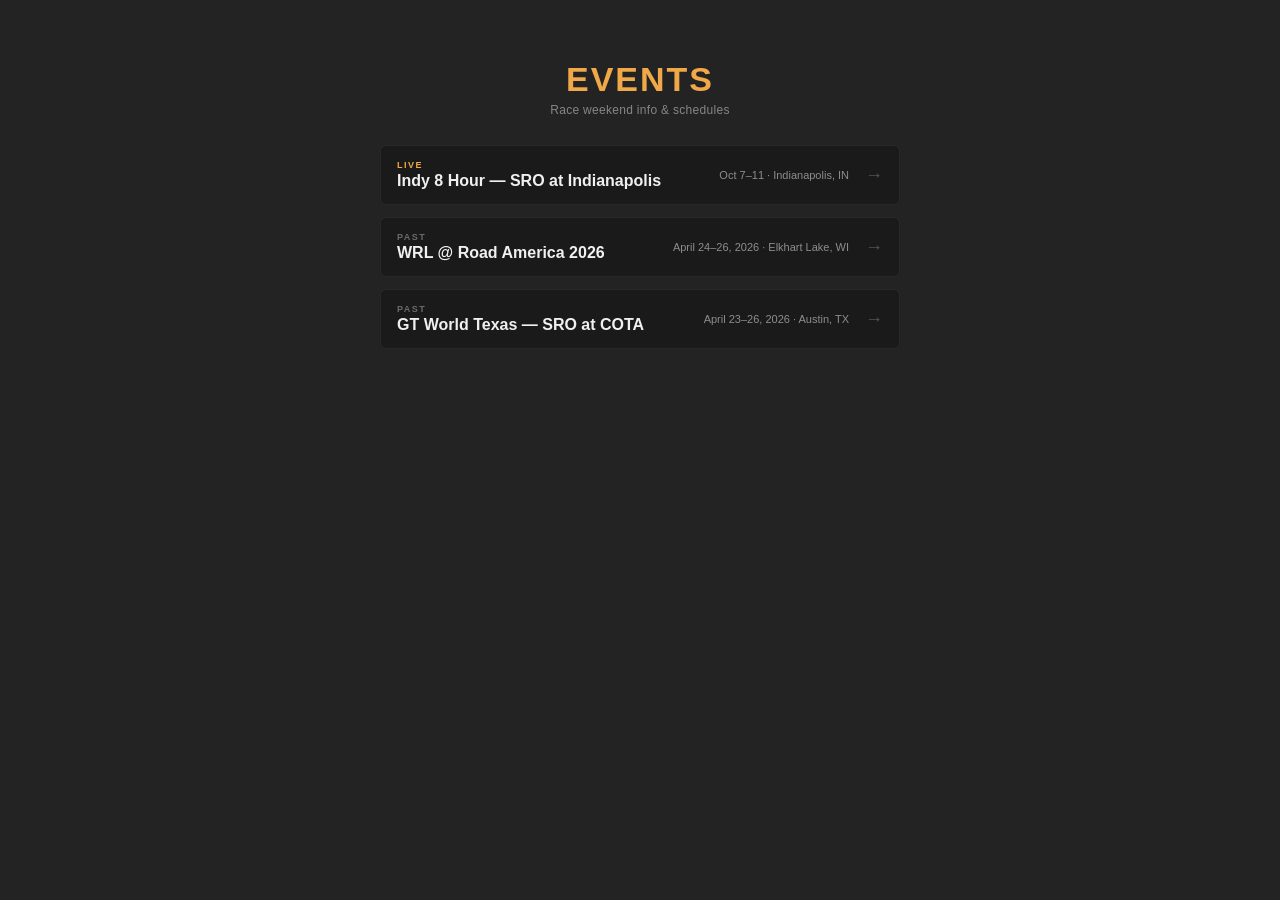
<file: events/index.html>
<!DOCTYPE html>
<html>
<head>
  <meta charset="utf-8">
  <title>Events | Tedder Engineering</title>
  <meta name="viewport" content="width=device-width, initial-scale=1">
  <style>
    body { background:#232323; color:#F0F0F0; font-family:'Barlow',sans-serif; margin:0; min-height:100vh; display:flex; flex-direction:column; align-items:center; padding:40px 16px; box-sizing:border-box; }
    h1 { font-family:'Barlow Condensed',sans-serif; font-size:34px; font-weight:800; color:#F0A848; text-transform:uppercase; letter-spacing:2px; margin:20px 0 4px; }
    .sub { font-size:12px; color:rgba(255,255,255,0.45); letter-spacing:0.3px; margin-bottom:28px; }
    .cards { display:flex; flex-direction:column; gap:12px; width:100%; max-width:520px; }
    a.card { display:flex; flex-direction:row; gap:16px; align-items:center; text-decoration:none; background:rgba(0,0,0,0.25); border:1px solid rgba(255,255,255,0.06); border-radius:6px; padding:14px 16px; transition:all 0.2s ease; }
    a.card:hover { background:rgba(240,168,72,0.1); }
    a.card:hover .arrow { color:#F0A848; transform:translateX(4px); }
    .live { font-size:9px; color:#F0A848; text-transform:uppercase; letter-spacing:1.5px; font-weight:700; margin-bottom:2px; }
    .title { font-size:16px; color:#F0F0F0; font-weight:700; font-family:'Barlow Condensed',sans-serif; }
    .meta { font-size:11px; color:rgba(255,255,255,0.5); font-weight:500; white-space:nowrap; }
    .arrow { font-size:18px; color:rgba(255,255,255,0.25); transition:color 0.2s,transform 0.2s; flex-shrink:0; }
    .body-grow { flex:1; }
  </style>
</head>
<body>
  <h1>Events</h1>
  <div class="sub">Race weekend info &amp; schedules</div>
  <div class="cards">
    <a class="card" href="/events/indy-sro-2026/">
      <div class="body-grow">
        <div class="live">Live</div>
        <div class="title">Indy 8 Hour &#8212; SRO at Indianapolis</div>
      </div>
      <div class="meta">Oct 7&#8211;11 &middot; Indianapolis, IN</div>
      <div class="arrow">&#8594;</div>
    </a>
    <a class="card" href="/events/wrl-road-america-2026/">
      <div class="body-grow">
        <div class="live" style="color:rgba(255,255,255,0.35);">Past</div>
        <div class="title">WRL @ Road America 2026</div>
      </div>
      <div class="meta">April 24&#8211;26, 2026 &middot; Elkhart Lake, WI</div>
      <div class="arrow">&#8594;</div>
    </a>
    <a class="card" href="/events/cota-sro-2026/">
      <div class="body-grow">
        <div class="live" style="color:rgba(255,255,255,0.35);">Past</div>
        <div class="title">GT World Texas &#8212; SRO at COTA</div>
      </div>
      <div class="meta">April 23&#8211;26, 2026 &middot; Austin, TX</div>
      <div class="arrow">&#8594;</div>
    </a>
  </div>
</body>
</html>
</file>
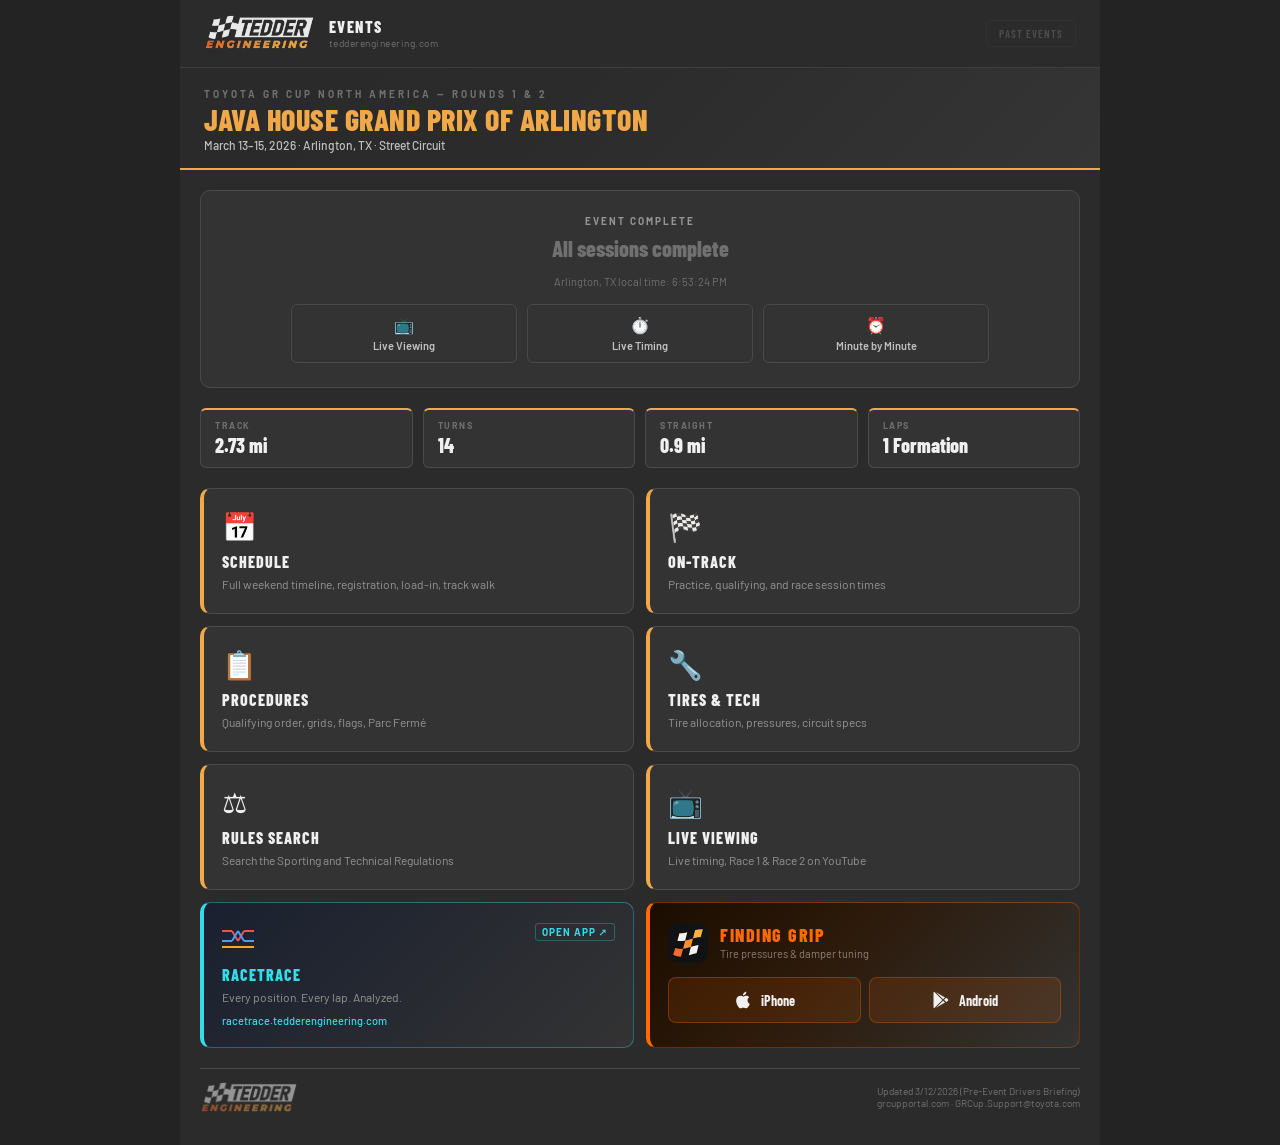
<file: events/arlington-2026/index.html>
<!doctype html>
<html lang="en">
  <head>
    <meta charset="UTF-8" />
    <link rel="icon" type="image/x-icon" href="/events/arlington-2026/favicon.ico">
    <link rel="icon" type="image/png" sizes="256x256" href="/events/arlington-2026/favicon-256.png">
    <meta name="viewport" content="width=device-width, initial-scale=1.0" />
    <meta name="description" content="Race weekend dashboards, schedules, and technical info for Tedder Engineering events" />
    <title>Events | Tedder Engineering</title>
    <script type="module" crossorigin src="/events/arlington-2026/assets/index-DkEScUf9.js"></script>
  </head>
  <body style="background:#232323;margin:0">
    <div id="root"></div>
  </body>
</html>
</file>
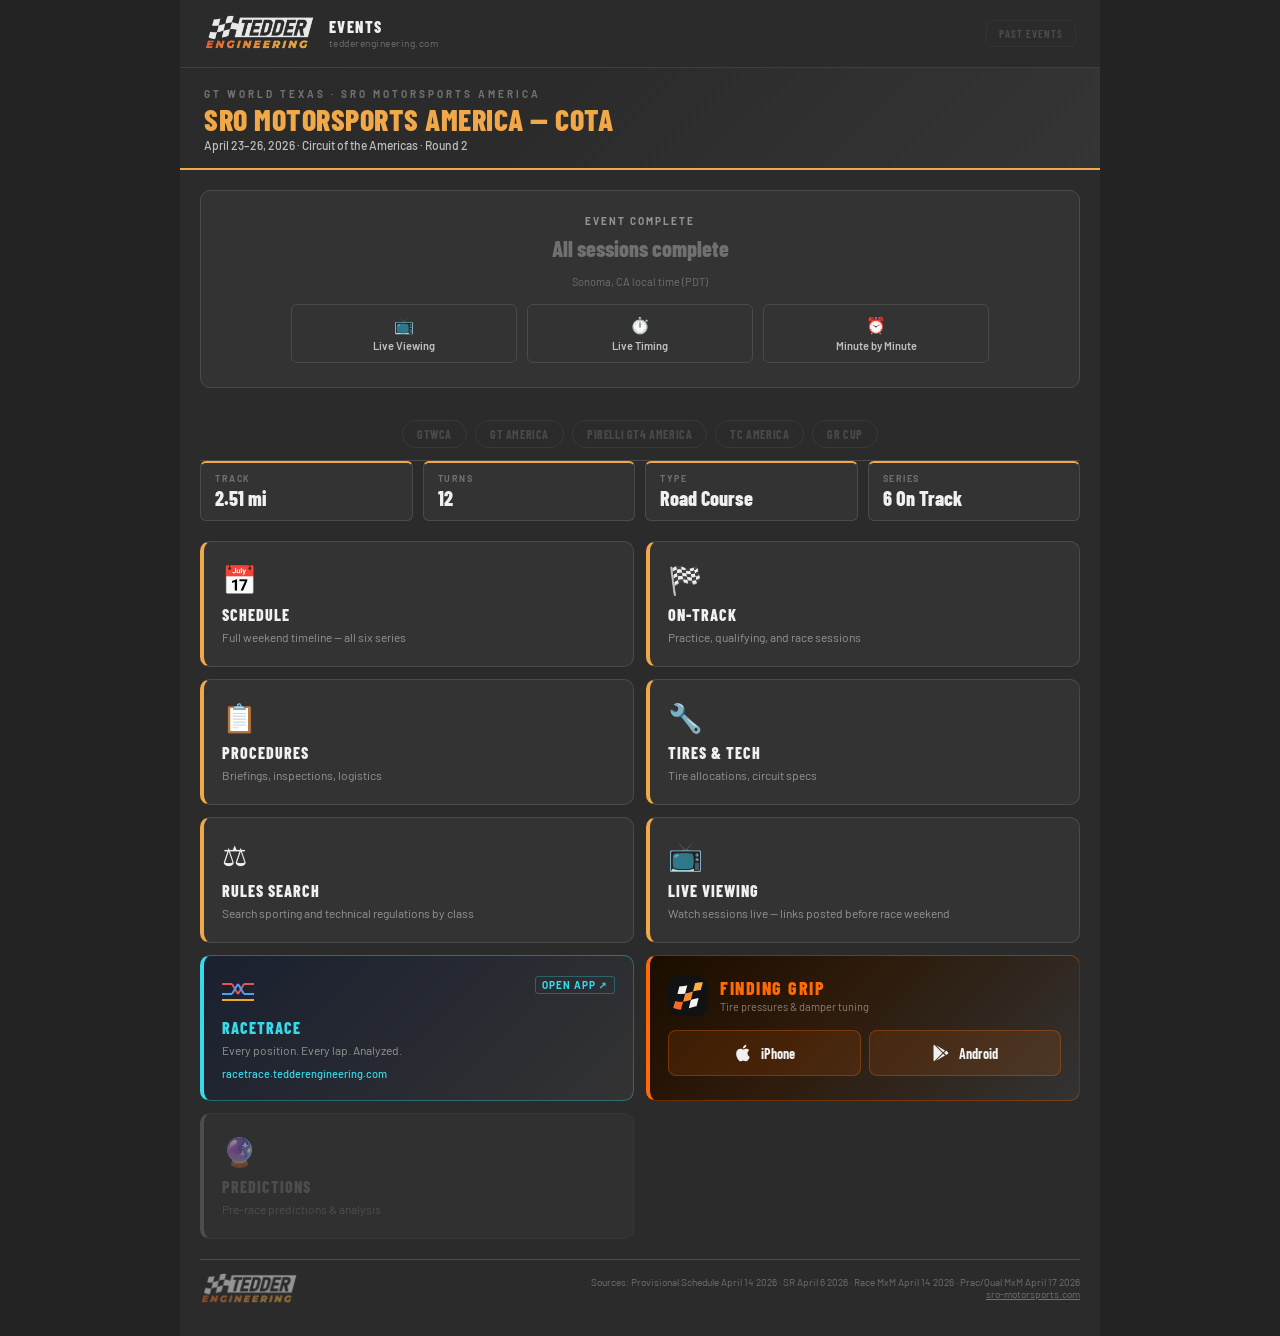
<file: events/cota-sro-2026/index.html>
<!doctype html>
<html lang="en">
  <head>
    <meta charset="UTF-8" />
    <link rel="icon" type="image/x-icon" href="/events/arlington-2026/favicon.ico">
    <link rel="icon" type="image/png" sizes="256x256" href="/events/arlington-2026/favicon-256.png">
    <meta name="viewport" content="width=device-width, initial-scale=1.0" />
    <meta name="description" content="Race weekend dashboards, schedules, and technical info for Tedder Engineering events" />
    <title>Events | Tedder Engineering</title>
    <script type="module" crossorigin src="/events/cota-sro-2026/assets/index-Di8M0Jkb.js"></script>
  </head>
  <body style="background:#232323;margin:0">
    <div id="root"></div>
  </body>
</html>
</file>
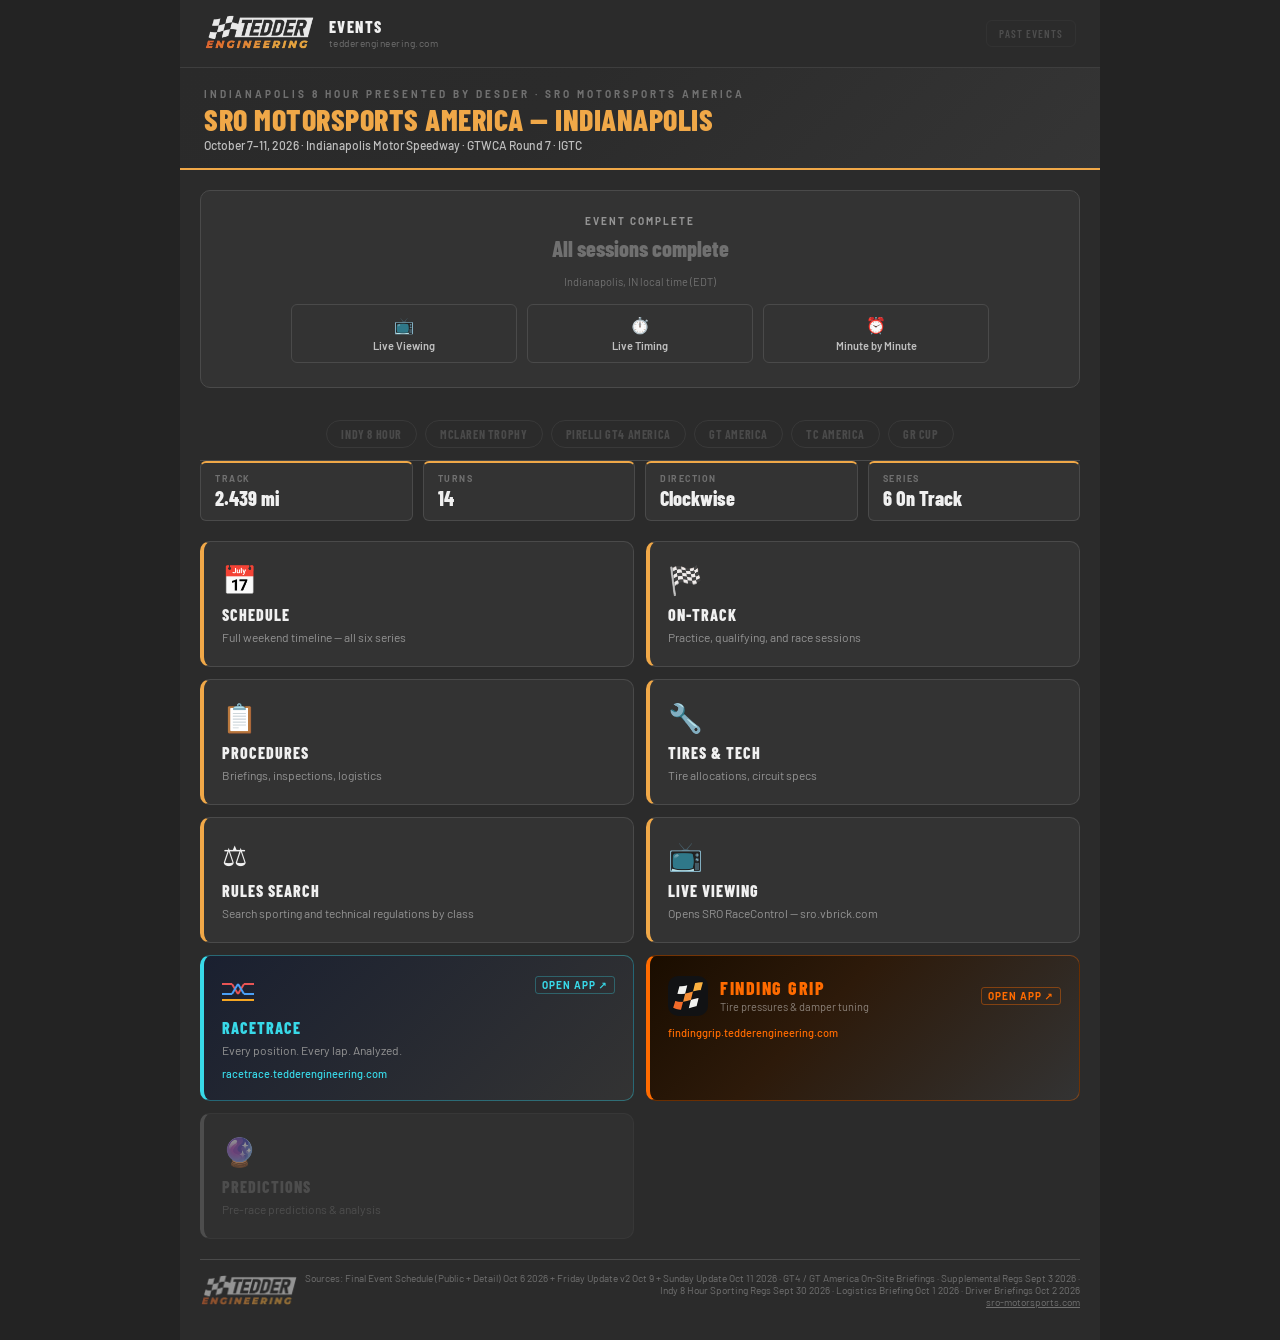
<file: events/indy-sro-2026/index.html>
<!doctype html>
<html lang="en">
  <head>
    <meta charset="UTF-8" />
    <link rel="icon" type="image/x-icon" href="/events/arlington-2026/favicon.ico">
    <link rel="icon" type="image/png" sizes="256x256" href="/events/arlington-2026/favicon-256.png">
    <meta name="viewport" content="width=device-width, initial-scale=1.0" />
    <meta name="description" content="Race weekend dashboards, schedules, and technical info for Tedder Engineering events" />
    <title>Events | Tedder Engineering</title>
    <script type="module" crossorigin src="/events/indy-sro-2026/assets/index-Gib1L2SG.js"></script>
  </head>
  <body style="background:#232323;margin:0">
    <div id="root"></div>
  </body>
</html>
</file>
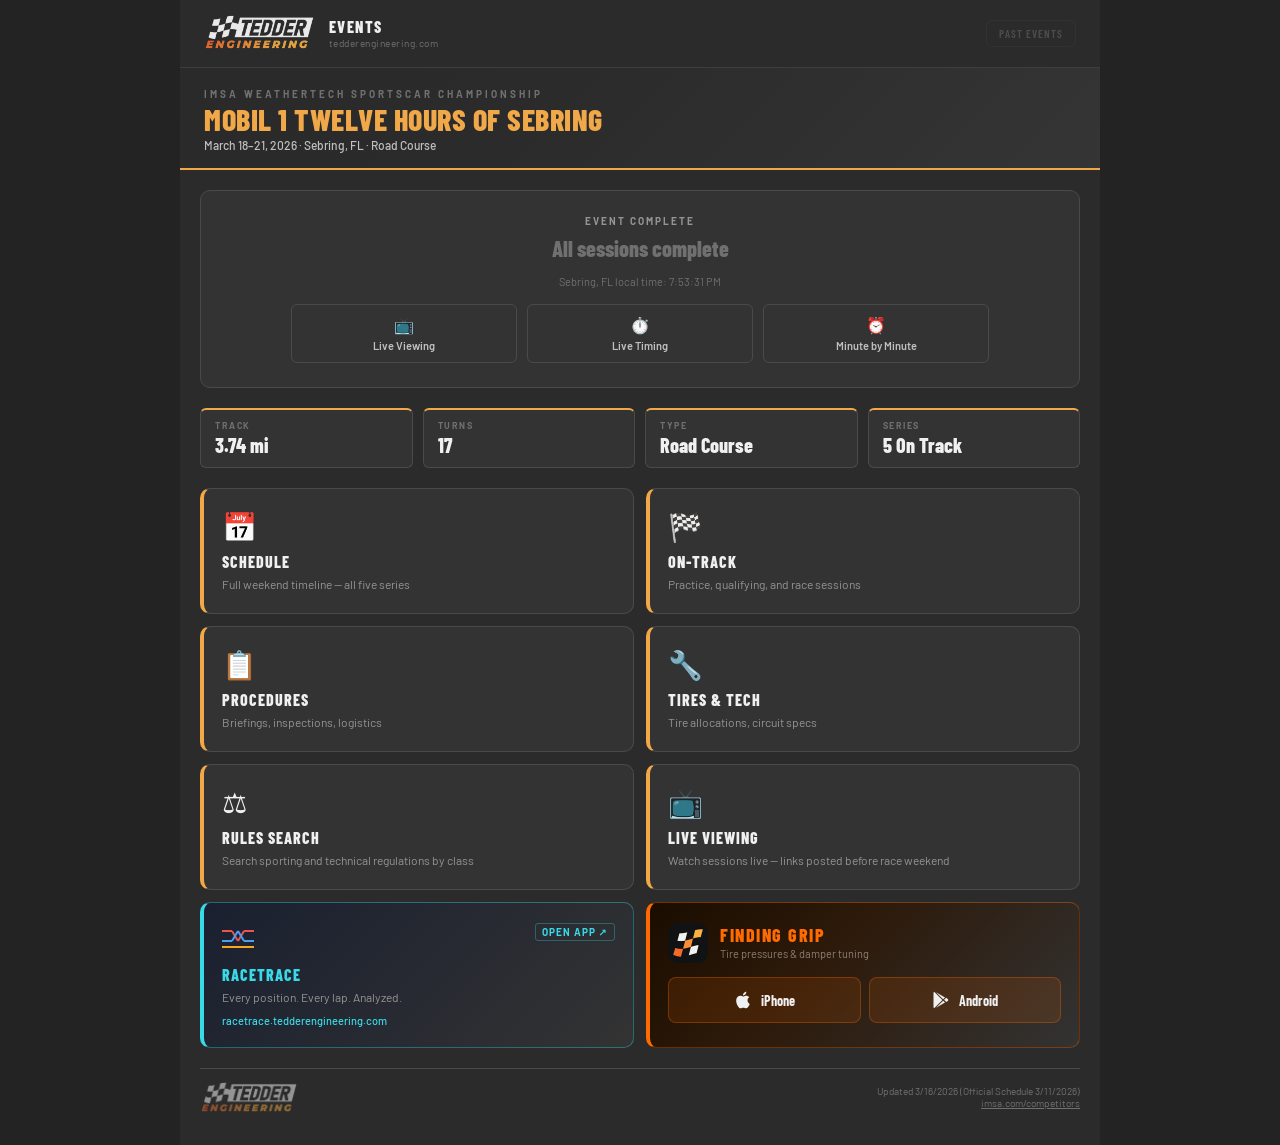
<file: events/sebring-2026/index.html>
<!doctype html>
<html lang="en">
  <head>
    <meta charset="UTF-8" />
    <link rel="icon" type="image/x-icon" href="/events/arlington-2026/favicon.ico">
    <link rel="icon" type="image/png" sizes="256x256" href="/events/arlington-2026/favicon-256.png">
    <meta name="viewport" content="width=device-width, initial-scale=1.0" />
    <meta name="description" content="Race weekend dashboards, schedules, and technical info for Tedder Engineering events" />
    <title>Events | Tedder Engineering</title>
    <script type="module" crossorigin src="/events/sebring-2026/assets/index-BTfIjdVe.js"></script>
  </head>
  <body style="background:#232323;margin:0">
    <div id="root"></div>
  </body>
</html>
</file>
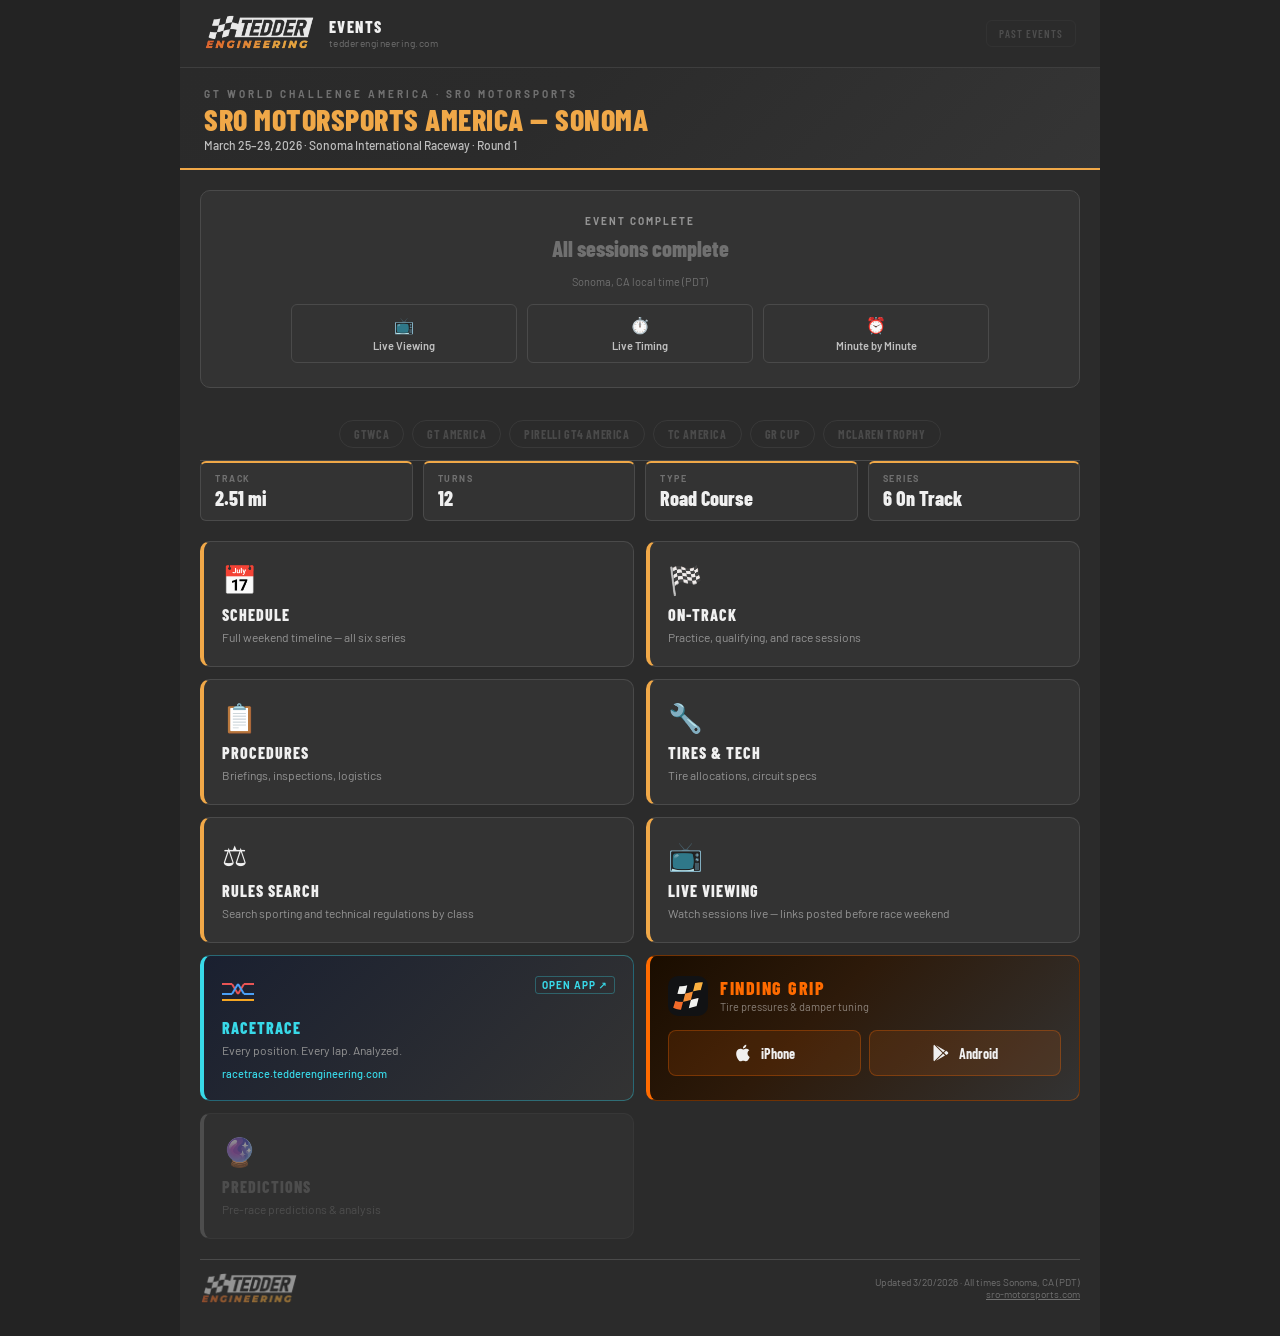
<file: events/sonoma-sro-2026/index.html>
<!doctype html>
<html lang="en">
  <head>
    <meta charset="UTF-8" />
    <link rel="icon" type="image/x-icon" href="/events/arlington-2026/favicon.ico">
    <link rel="icon" type="image/png" sizes="256x256" href="/events/arlington-2026/favicon-256.png">
    <meta name="viewport" content="width=device-width, initial-scale=1.0" />
    <meta name="description" content="Race weekend dashboards, schedules, and technical info for Tedder Engineering events" />
    <title>Events | Tedder Engineering</title>
    <script type="module" crossorigin src="/events/sonoma-sro-2026/assets/index-DPVsRi9e.js"></script>
  </head>
  <body style="background:#232323;margin:0">
    <div id="root"></div>
  </body>
</html>
</file>
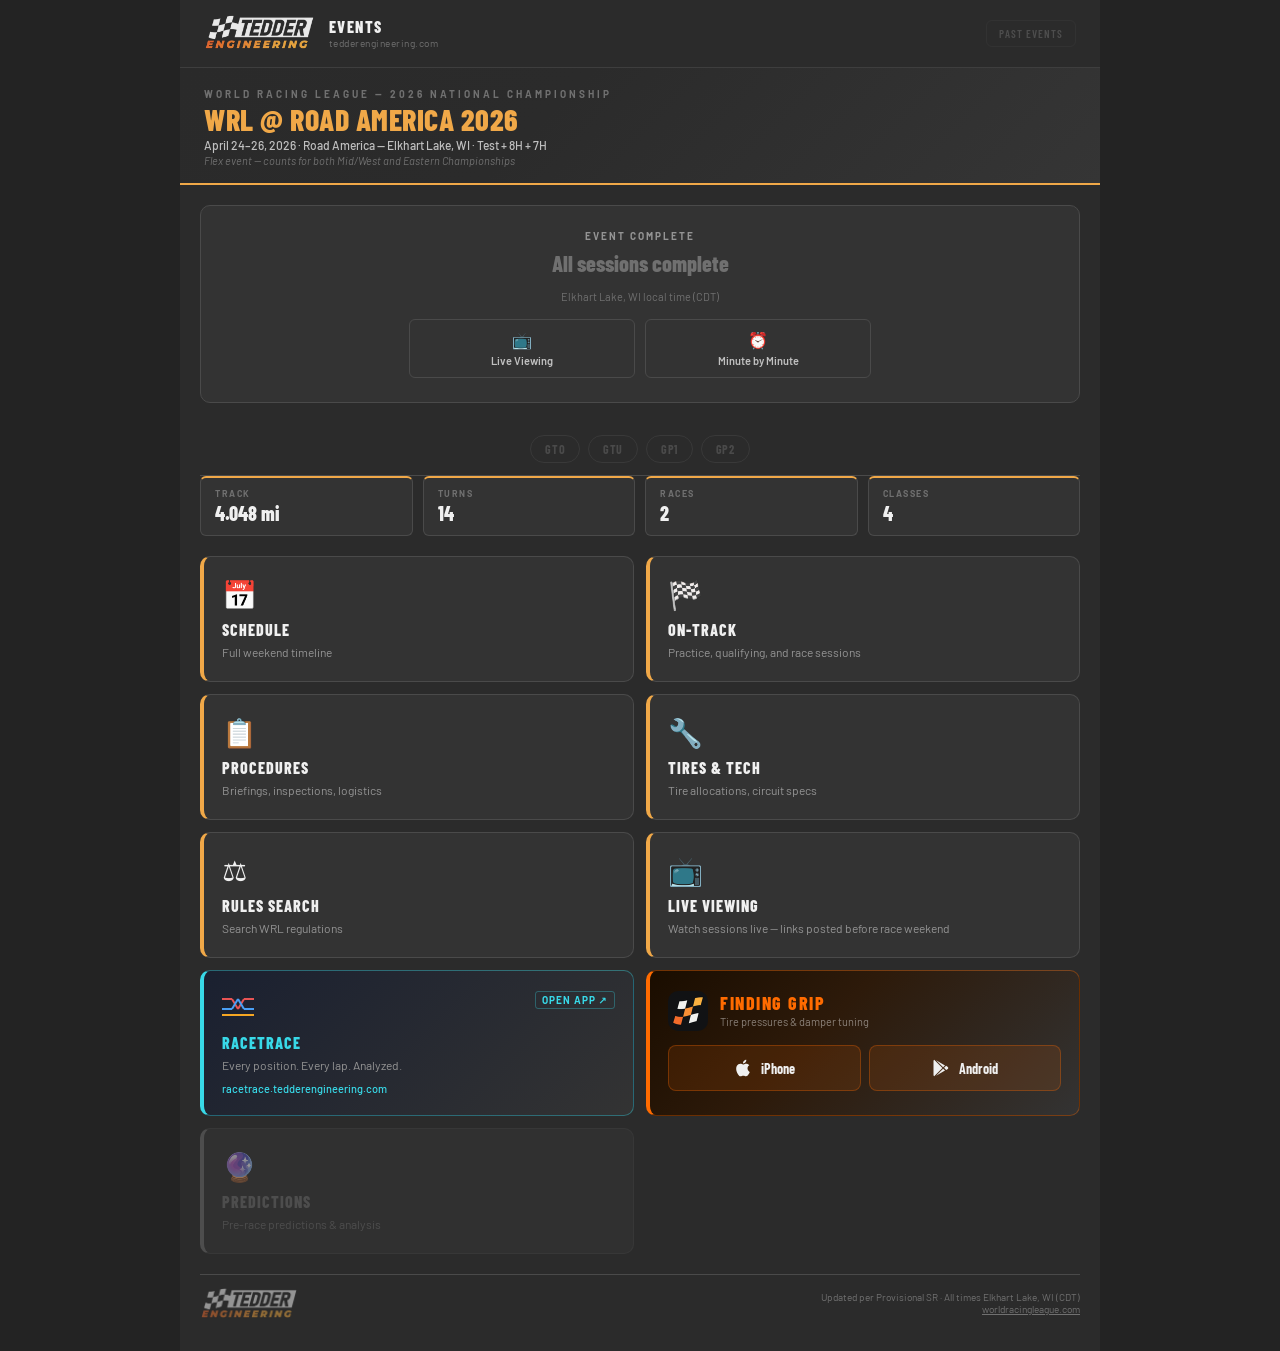
<file: events/wrl-road-america-2026/index.html>
<!doctype html>
<html lang="en">
  <head>
    <meta charset="UTF-8" />
    <link rel="icon" type="image/x-icon" href="/events/arlington-2026/favicon.ico">
    <link rel="icon" type="image/png" sizes="256x256" href="/events/arlington-2026/favicon-256.png">
    <meta name="viewport" content="width=device-width, initial-scale=1.0" />
    <meta name="description" content="Race weekend dashboards, schedules, and technical info for Tedder Engineering events" />
    <title>Events | Tedder Engineering</title>
    <script type="module" crossorigin src="/events/wrl-road-america-2026/assets/index-C02XUIMM.js"></script>
  </head>
  <body style="background:#232323;margin:0">
    <div id="root"></div>
  </body>
</html>
</file>
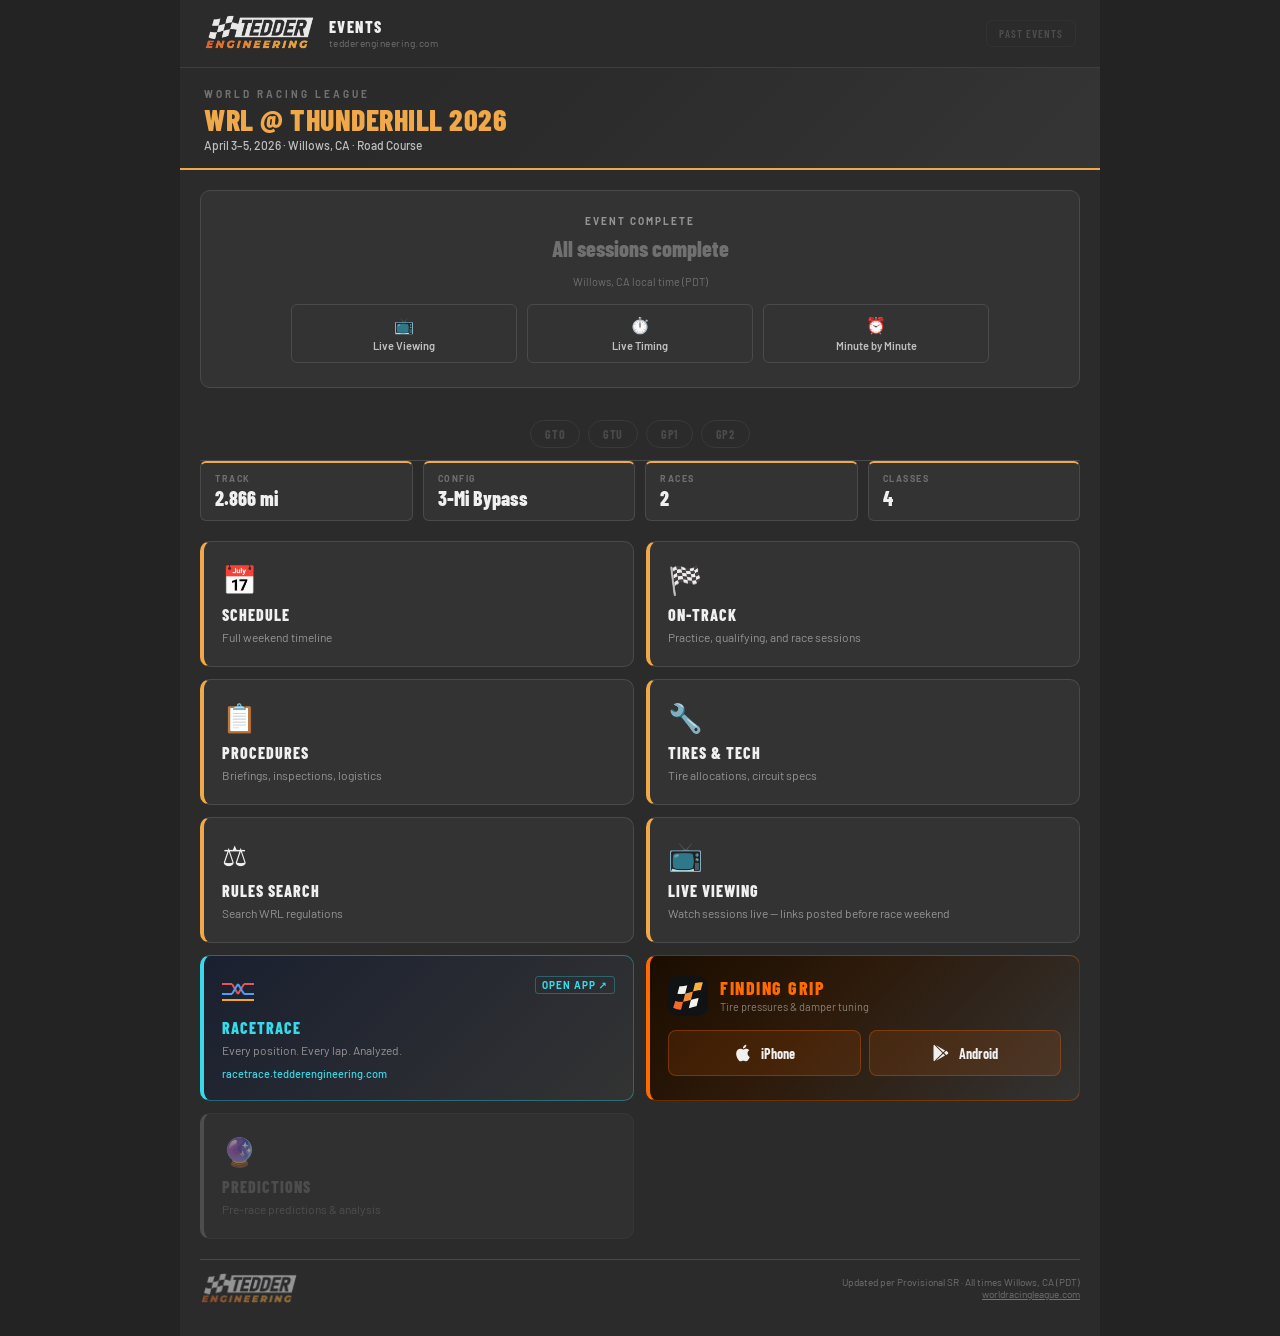
<file: events/wrl-thunderhill-2026/index.html>
<!doctype html>
<html lang="en">
  <head>
    <meta charset="UTF-8" />
    <link rel="icon" type="image/x-icon" href="/events/arlington-2026/favicon.ico">
    <link rel="icon" type="image/png" sizes="256x256" href="/events/arlington-2026/favicon-256.png">
    <meta name="viewport" content="width=device-width, initial-scale=1.0" />
    <meta name="description" content="Race weekend dashboards, schedules, and technical info for Tedder Engineering events" />
    <title>Events | Tedder Engineering</title>
    <script type="module" crossorigin src="/events/wrl-thunderhill-2026/assets/index-yifLnkFr.js"></script>
  </head>
  <body style="background:#232323;margin:0">
    <div id="root"></div>
  </body>
</html>
</file>
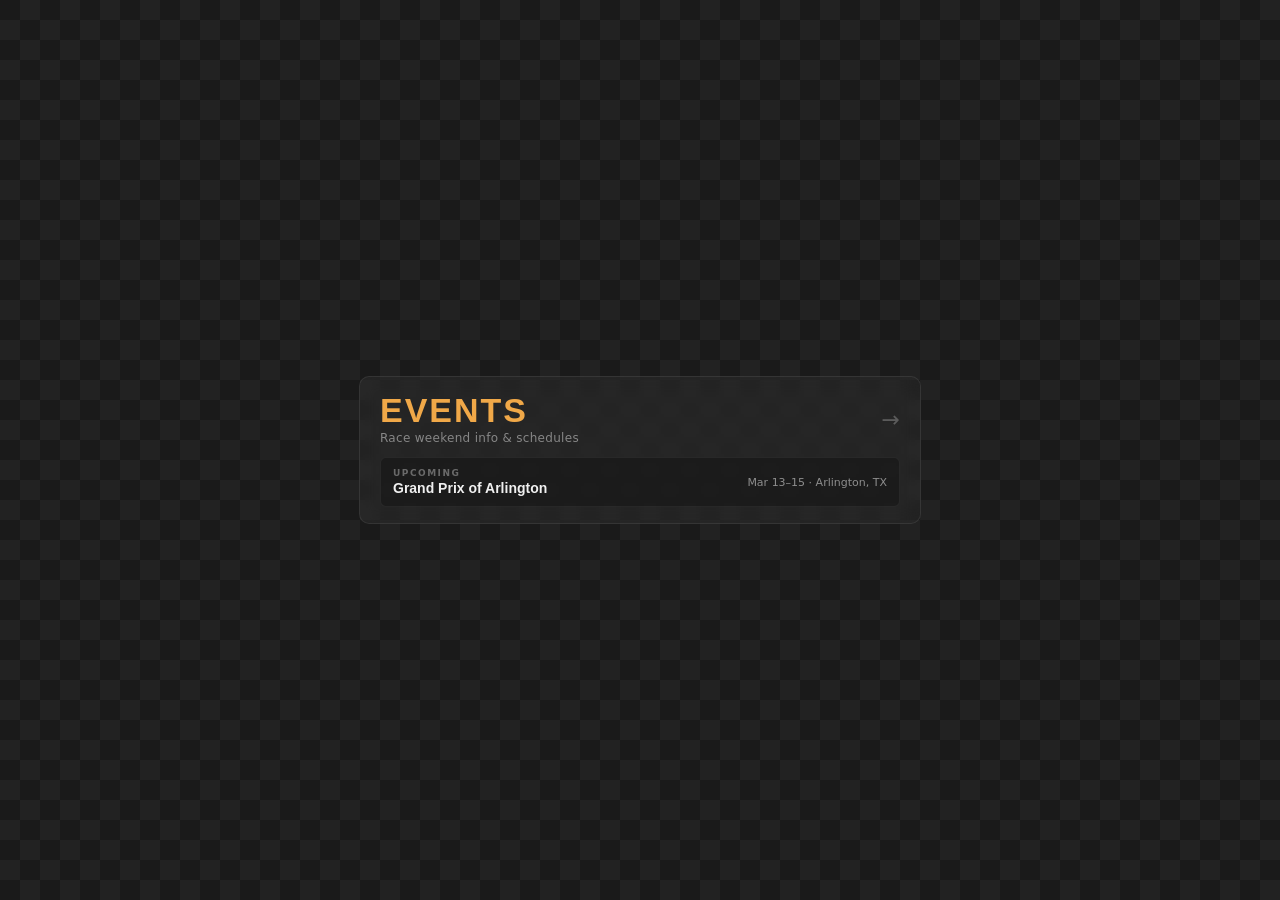
<file: Resources/banner-demo.html>
<!DOCTYPE html>
<html>
<head>
<style>
  body {
    background: #1a1a1a;
    background-image: 
      linear-gradient(45deg, #222 25%, transparent 25%),
      linear-gradient(-45deg, #222 25%, transparent 25%),
      linear-gradient(45deg, transparent 75%, #222 75%),
      linear-gradient(-45deg, transparent 75%, #222 75%);
    background-size: 40px 40px;
    background-position: 0 0, 0 20px, 20px -20px, -20px 0px;
    display: flex;
    justify-content: center;
    align-items: center;
    min-height: 100vh;
    margin: 0;
    font-family: 'Barlow', system-ui, sans-serif;
  }
  @import url('https://fonts.googleapis.com/css2?family=Barlow+Condensed:wght@600;700;800&family=Barlow:wght@400;500;600&display=swap');
</style>
</head>
<body>

<div style="width:100%;display:flex;justify-content:center;padding:0 16px;box-sizing:border-box;">
  <a href="#" id="events-banner"
     style="display:block;text-decoration:none;max-width:520px;width:100%;background:rgba(255,255,255,0.03);border:1px solid rgba(255,255,255,0.08);border-radius:10px;padding:16px 20px;cursor:pointer;transition:all 0.25s ease;backdrop-filter:blur(8px);-webkit-backdrop-filter:blur(8px);"
     onmouseenter="this.style.background='rgba(255,255,255,0.06)';this.style.borderColor='rgba(240,168,72,0.4)';this.style.transform='translateY(-1px)';this.style.boxShadow='0 4px 20px rgba(0,0,0,0.3)';document.getElementById('events-arrow').style.color='#F0A848';document.getElementById('events-arrow').style.transform='translateX(3px)';"
     onmouseleave="this.style.background='rgba(255,255,255,0.03)';this.style.borderColor='rgba(255,255,255,0.08)';this.style.transform='translateY(0)';this.style.boxShadow='none';document.getElementById('events-arrow').style.color='rgba(255,255,255,0.25)';document.getElementById('events-arrow').style.transform='translateX(0)';">
    <div style="display:flex;align-items:center;gap:16px;margin-bottom:12px;">
      <div style="flex:1;">
        <div style="font-size:34px;font-weight:800;color:#F0A848;font-family:'Barlow Condensed',sans-serif;text-transform:uppercase;letter-spacing:2px;line-height:1;">EVENTS</div>
        <div style="font-size:12px;color:rgba(255,255,255,0.45);margin-top:4px;letter-spacing:0.3px;">Race weekend info &amp; schedules</div>
      </div>
      <div id="events-arrow" style="font-size:22px;color:rgba(255,255,255,0.25);transition:color 0.25s,transform 0.25s;flex-shrink:0;">&#8594;</div>
    </div>
    <div style="display:flex;flex-direction:row;gap:16px;align-items:center;background:rgba(0,0,0,0.25);border:1px solid rgba(255,255,255,0.06);border-radius:6px;padding:10px 12px;">
      <div style="flex:1;">
        <div style="font-size:9px;color:rgba(255,255,255,0.35);text-transform:uppercase;letter-spacing:1.5px;font-weight:700;margin-bottom:2px;">Upcoming</div>
        <div style="font-size:14px;color:#F0F0F0;font-weight:700;font-family:'Barlow Condensed',sans-serif;">Grand Prix of Arlington</div>
      </div>
      <div style="font-size:11px;color:rgba(255,255,255,0.5);font-weight:500;white-space:nowrap;">Mar 13&#8211;15 &#183; Arlington, TX</div>
    </div>
  </a>
</div>

</body>
</html>
</file>
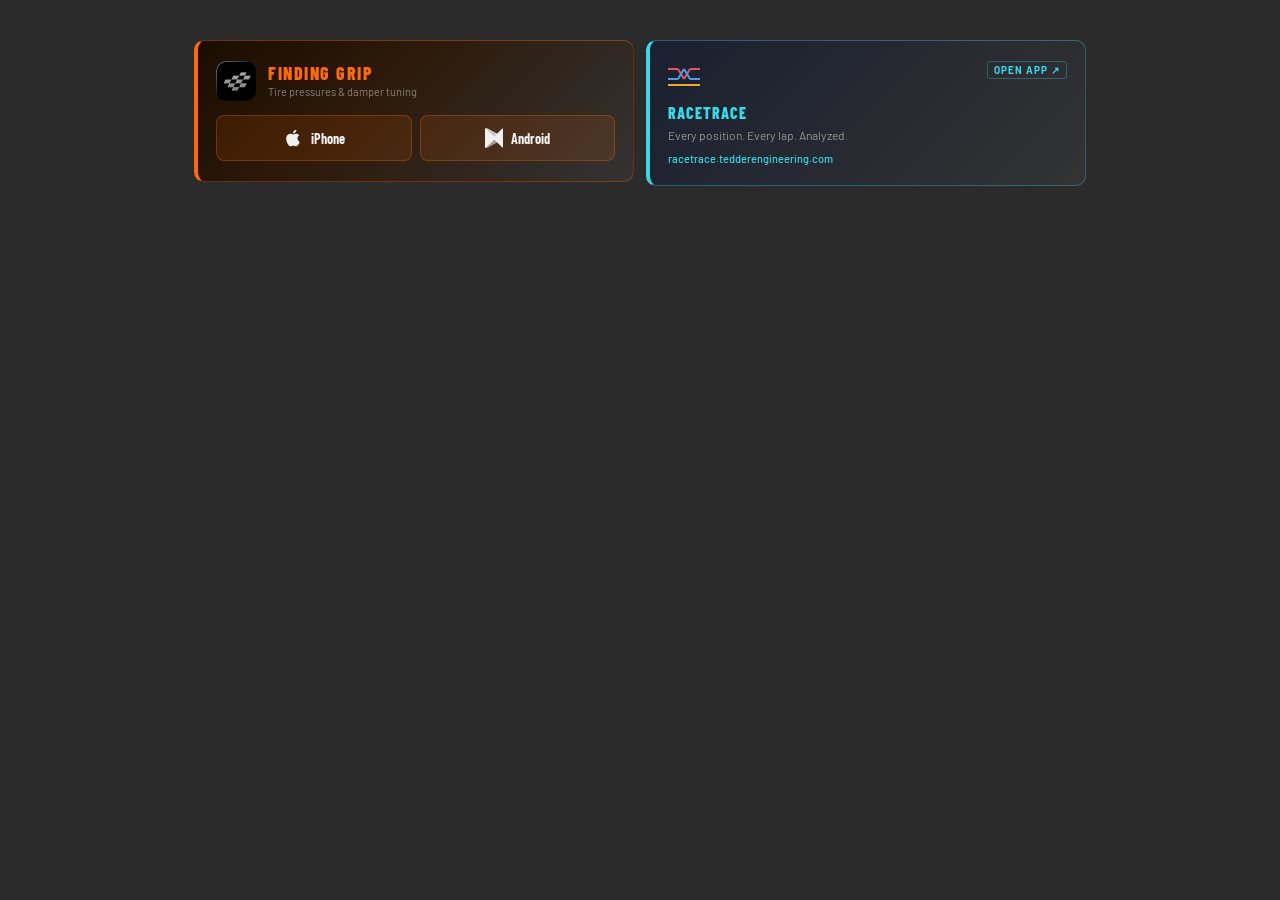
<file: Resources/findinggrip-card-demo.html>
<!DOCTYPE html>
<html>
<head>
<link href="https://fonts.googleapis.com/css2?family=Barlow:wght@400;500;600;700;800&family=Barlow+Condensed:wght@400;600;700;800&display=swap" rel="stylesheet">
<style>
  body {
    background: #2B2B2B;
    font-family: 'Barlow', sans-serif;
    display: flex;
    justify-content: center;
    align-items: flex-start;
    padding: 40px 20px;
    margin: 0;
    gap: 12px;
    flex-wrap: wrap;
  }
  .card {
    width: 100%;
    max-width: 440px;
    border-radius: 10px;
    padding: 20px 18px;
    box-sizing: border-box;
  }
  a { text-decoration: none; }
  .store-btn {
    flex: 1;
    display: flex;
    align-items: center;
    justify-content: center;
    gap: 8px;
    border-radius: 8px;
    padding: 12px 14px;
    cursor: pointer;
    transition: all 0.2s;
    text-decoration: none;
  }
  .store-btn:hover { transform: translateY(-1px); }
</style>
</head>
<body>

<!-- Finding Grip Card -->
<div class="card" style="background: linear-gradient(135deg, #1A0D00 0%, #2D1A0A 40%, #333333 100%); border: 1px solid rgba(255,107,0,0.35); border-left: 4px solid #FF6B00;">
  
  <div style="display: flex; align-items: center; justify-content: space-between; margin-bottom: 14px;">
    <div style="display: flex; align-items: center; gap: 12px;">
      <img src="[data-uri]" style="width: 40px; height: 40px; border-radius: 10px;">
      <div>
        <div style="font-size: 18px; font-weight: 800; color: #FF6B00; font-family: 'Barlow Condensed', sans-serif; text-transform: uppercase; letter-spacing: 1.5px; line-height: 1;">Finding Grip</div>
        <div style="font-size: 11px; color: rgba(255,255,255,0.45); margin-top: 3px;">Tire pressures & damper tuning</div>
      </div>
    </div>
  </div>

  <div style="display: flex; gap: 8px;">
    <a href="#" class="store-btn" style="background: rgba(255,107,0,0.12); border: 1px solid rgba(255,107,0,0.3);">
      <svg width="20" height="20" viewBox="0 0 24 24" fill="#F0F0F0"><path d="M18.71 19.5c-.83 1.24-1.71 2.45-3.05 2.47-1.34.03-1.77-.79-3.29-.79-1.53 0-2 .77-3.27.82-1.31.05-2.3-1.32-3.14-2.53C4.25 17 2.94 12.45 4.7 9.39c.87-1.52 2.43-2.48 4.12-2.51 1.28-.02 2.5.87 3.29.87.78 0 2.26-1.07 3.8-.91.65.03 2.47.26 3.64 1.98-.09.06-2.17 1.28-2.15 3.81.03 3.02 2.65 4.03 2.68 4.04-.03.07-.42 1.44-1.38 2.83M13 3.5c.73-.83 1.94-1.46 2.94-1.5.13 1.17-.34 2.35-1.04 3.19-.69.85-1.83 1.51-2.95 1.42-.15-1.15.41-2.35 1.05-3.11z"/></svg>
      <span style="font-size: 14px; color: #F0F0F0; font-weight: 700; font-family: 'Barlow Condensed', sans-serif;">iPhone</span>
    </a>
    <a href="#" class="store-btn" style="background: rgba(255,107,0,0.12); border: 1px solid rgba(255,107,0,0.3);">
      <svg width="18" height="20" viewBox="0 0 18 20" fill="#F0F0F0"><path d="M1.21 0.37L9.53 8.22L17.06 0.71C17.41 0.36 17.82 0.36 18 0.71L18 19.29C17.82 19.64 17.41 19.64 17.06 19.29L9.53 11.78L1.21 19.63C0.79 20.02 0 19.72 0 19.14L0 0.86C0 0.28 0.79 -0.02 1.21 0.37Z"/><path d="M9.53 8.22L1.21 0.37C1.5 0.09 1.94 0 2.3 0.16L15.65 7.44L9.53 8.22Z" fill-opacity="0.8"/><path d="M9.53 11.78L15.65 12.56L2.3 19.84C1.94 20 1.5 19.91 1.21 19.63L9.53 11.78Z" fill-opacity="0.6"/></svg>
      <span style="font-size: 14px; color: #F0F0F0; font-weight: 700; font-family: 'Barlow Condensed', sans-serif;">Android</span>
    </a>
  </div>
</div>

<!-- Racetrace Card (for comparison) -->
<div class="card" style="background: linear-gradient(135deg, #1A2030, #333333); border: 1px solid rgba(56,217,232,0.35); border-left: 4px solid #38D9E8;">
  <div style="display: flex; justify-content: space-between; align-items: flex-start;">
    <div style="font-size: 28px; margin-bottom: 8px;">
      <svg width="32" height="24" viewBox="0 0 32 24" fill="none">
        <line x1="0" y1="4" x2="10" y2="4" stroke="#E85454" stroke-width="2"/>
        <line x1="10" y1="4" x2="16" y2="14" stroke="#E85454" stroke-width="2"/>
        <line x1="16" y1="14" x2="22" y2="4" stroke="#E85454" stroke-width="2"/>
        <line x1="22" y1="4" x2="32" y2="4" stroke="#E85454" stroke-width="2"/>
        <line x1="0" y1="14" x2="10" y2="14" stroke="#4A9FF5" stroke-width="2"/>
        <line x1="10" y1="14" x2="16" y2="4" stroke="#4A9FF5" stroke-width="2"/>
        <line x1="16" y1="4" x2="22" y2="14" stroke="#4A9FF5" stroke-width="2"/>
        <line x1="22" y1="14" x2="32" y2="14" stroke="#4A9FF5" stroke-width="2"/>
        <line x1="0" y1="20" x2="32" y2="20" stroke="#F5A623" stroke-width="2"/>
      </svg>
    </div>
    <span style="font-size: 10px; color: #38D9E8; font-weight: 700; text-transform: uppercase; letter-spacing: 1px; border: 1px solid rgba(56,217,232,0.3); padding: 2px 6px; border-radius: 3px;">Open App ↗</span>
  </div>
  <div style="font-size: 16px; font-weight: 800; color: #38D9E8; font-family: 'Barlow Condensed', sans-serif; text-transform: uppercase; letter-spacing: 1px;">Racetrace</div>
  <div style="font-size: 12px; color: #949494; margin-top: 4px; line-height: 1.5;">Every position. Every lap. Analyzed.</div>
  <div style="font-size: 11px; color: #38D9E8; margin-top: 8px; font-weight: 500;">racetrace.tedderengineering.com</div>
</div>

</body>
</html>
</file>
<file: assets/css/style.css>
/* ─── Reset & Variables ────────────────────────────────────────────── */

*, *::before, *::after {
  margin: 0;
  padding: 0;
  box-sizing: border-box;
}

:root {
  --bg-primary: #0a0a0a;
  --bg-secondary: #1a1a1a;
  --bg-card: #111111;
  --text: #ffffff;
  --text-muted: #999999;
  --accent: #e8750a;
  --accent-gold: #d4a017;
  --border: #333333;
  --nav-height: 72px;
  --container: 1120px;
}

html {
  scroll-behavior: smooth;
  -webkit-font-smoothing: antialiased;
  -moz-osx-font-smoothing: grayscale;
}

body {
  font-family: 'Inter', -apple-system, BlinkMacSystemFont, sans-serif;
  background: var(--bg-primary);
  color: var(--text);
  line-height: 1.7;
  font-size: 16px;
  overflow-x: hidden;
}

a {
  color: var(--accent);
  text-decoration: none;
  transition: color 0.2s;
}

a:hover {
  color: var(--accent-gold);
}

img {
  max-width: 100%;
  height: auto;
  display: block;
}

/* ─── Utility ─────────────────────────────────────────────────────── */

.container {
  max-width: var(--container);
  margin: 0 auto;
  padding: 0 24px;
}

/* ─── Navigation ──────────────────────────────────────────────────── */

.nav {
  position: fixed;
  top: 0;
  left: 0;
  right: 0;
  z-index: 1000;
  background: rgba(10, 10, 10, 0.85);
  backdrop-filter: blur(16px);
  -webkit-backdrop-filter: blur(16px);
  border-bottom: 1px solid transparent;
  transition: background 0.3s, border-color 0.3s;
}

.nav--scrolled {
  background: rgba(10, 10, 10, 0.95);
  border-bottom-color: var(--border);
}

.nav__inner {
  max-width: var(--container);
  margin: 0 auto;
  padding: 0 24px;
  display: flex;
  align-items: center;
  justify-content: space-between;
  height: var(--nav-height);
}

.nav__logo img {
  height: 32px;
  width: auto;
}

.nav__links {
  display: flex;
  list-style: none;
  gap: 32px;
  align-items: center;
}

.nav__links a {
  color: var(--text-muted);
  font-size: 14px;
  font-weight: 500;
  letter-spacing: 0.02em;
  transition: color 0.2s;
}

.nav__links a:hover {
  color: var(--text);
}

.nav__cta {
  color: var(--accent) !important;
  font-weight: 600 !important;
}

.nav__cta:hover {
  color: var(--accent-gold) !important;
}

.nav__toggle {
  display: none;
  background: none;
  border: none;
  cursor: pointer;
  padding: 4px;
  flex-direction: column;
  gap: 5px;
}

.nav__toggle span {
  display: block;
  width: 24px;
  height: 2px;
  background: var(--text);
  transition: transform 0.3s, opacity 0.3s;
}

.nav__toggle.active span:nth-child(1) {
  transform: translateY(7px) rotate(45deg);
}

.nav__toggle.active span:nth-child(2) {
  opacity: 0;
}

.nav__toggle.active span:nth-child(3) {
  transform: translateY(-7px) rotate(-45deg);
}

/* ─── Hero ────────────────────────────────────────────────────────── */

.hero {
  position: relative;
  min-height: 100vh;
  display: flex;
  align-items: center;
  justify-content: center;
  overflow: hidden;
  background: var(--bg-primary);
}

.hero__checker {
  position: absolute;
  inset: 0;
  background:
    repeating-conic-gradient(
      rgba(255, 255, 255, 0.02) 0% 25%,
      transparent 0% 50%
    )
    0 0 / 60px 60px;
  mask-image: radial-gradient(ellipse 80% 60% at 50% 50%, black 20%, transparent 70%);
  -webkit-mask-image: radial-gradient(ellipse 80% 60% at 50% 50%, black 20%, transparent 70%);
}

.hero__content {
  position: relative;
  text-align: center;
  padding: 0 24px;
}

.hero__logo {
  max-width: 480px;
  width: 100%;
  margin: 0 auto 32px;
}

.hero__tagline {
  font-size: clamp(18px, 3vw, 24px);
  font-weight: 400;
  color: var(--text-muted);
  letter-spacing: 0.04em;
}

.hero__accent {
  width: 64px;
  height: 3px;
  background: linear-gradient(90deg, var(--accent), var(--accent-gold));
  margin: 32px auto 0;
  border-radius: 2px;
}

.hero__scroll {
  position: absolute;
  bottom: 40px;
  left: 50%;
  transform: translateX(-50%);
  color: var(--text-muted);
  animation: bounce 2s infinite;
}

@keyframes bounce {
  0%, 20%, 50%, 80%, 100% { transform: translateX(-50%) translateY(0); }
  40% { transform: translateX(-50%) translateY(-8px); }
  60% { transform: translateX(-50%) translateY(-4px); }
}

/* ─── Sections ────────────────────────────────────────────────────── */

.section {
  padding: 100px 0;
}

.section--alt {
  background: var(--bg-secondary);
}

.section__title {
  font-size: clamp(28px, 4vw, 40px);
  font-weight: 800;
  letter-spacing: -0.02em;
  text-transform: uppercase;
}

.section__divider {
  width: 48px;
  height: 3px;
  background: linear-gradient(90deg, var(--accent), var(--accent-gold));
  margin: 16px 0 48px;
  border-radius: 2px;
}

/* ─── Fade-in Animation ───────────────────────────────────────────── */

.fade-in {
  opacity: 0;
  transform: translateY(24px);
  transition: opacity 0.6s ease-out, transform 0.6s ease-out;
}

.fade-in.visible {
  opacity: 1;
  transform: translateY(0);
}

/* ─── About ───────────────────────────────────────────────────────── */

.about__content {
  max-width: 720px;
  display: flex;
  flex-direction: column;
  gap: 20px;
}

.about__content p {
  font-size: 17px;
  color: var(--text-muted);
  line-height: 1.8;
}

/* ─── Services ────────────────────────────────────────────────────── */

.services__grid {
  display: grid;
  grid-template-columns: repeat(2, 1fr);
  gap: 24px;
}

.card {
  background: var(--bg-card);
  border: 1px solid var(--border);
  border-radius: 12px;
  padding: 36px 32px;
  transition: transform 0.3s, border-color 0.3s, box-shadow 0.3s;
}

.card:hover {
  transform: translateY(-4px);
  border-color: var(--accent);
  box-shadow: 0 8px 32px rgba(232, 117, 10, 0.08);
}

.card__icon {
  color: var(--accent);
  margin-bottom: 20px;
}

.card__title {
  font-size: 18px;
  font-weight: 700;
  margin-bottom: 12px;
  letter-spacing: -0.01em;
}

.card__text {
  font-size: 15px;
  color: var(--text-muted);
  line-height: 1.7;
}

/* ─── Clickable Service Cards ────────────────────────────────────── */

.card[data-service] {
  cursor: pointer;
  user-select: none;
}

.card[data-service]:focus-visible {
  outline: 2px solid var(--accent);
  outline-offset: 2px;
}

/* ─── Service Inquiry Modal ──────────────────────────────────────── */

.modal-overlay {
  position: fixed;
  inset: 0;
  z-index: 2000;
  background: rgba(0, 0, 0, 0.75);
  backdrop-filter: blur(4px);
  -webkit-backdrop-filter: blur(4px);
  display: flex;
  align-items: center;
  justify-content: center;
  padding: 24px;
  opacity: 0;
  visibility: hidden;
  transition: opacity 0.3s ease, visibility 0.3s ease;
}

.modal-overlay.open {
  opacity: 1;
  visibility: visible;
}

.modal {
  background: var(--bg-card);
  border: 1px solid var(--border);
  border-radius: 16px;
  padding: 40px 36px;
  width: 100%;
  max-width: 560px;
  max-height: 90vh;
  overflow-y: auto;
  position: relative;
  transform: translateY(20px) scale(0.97);
  transition: transform 0.3s ease;
}

.modal-overlay.open .modal {
  transform: translateY(0) scale(1);
}

.modal__close {
  position: absolute;
  top: 16px;
  right: 16px;
  background: none;
  border: none;
  color: var(--text-muted);
  font-size: 28px;
  line-height: 1;
  cursor: pointer;
  padding: 4px 8px;
  border-radius: 4px;
  transition: color 0.2s, background 0.2s;
}

.modal__close:hover {
  color: var(--text);
  background: rgba(255, 255, 255, 0.05);
}

.modal__title {
  font-size: 22px;
  font-weight: 800;
  letter-spacing: -0.01em;
  padding-right: 40px;
}

.modal__divider {
  width: 48px;
  height: 3px;
  background: linear-gradient(90deg, var(--accent), var(--accent-gold));
  margin: 16px 0 28px;
  border-radius: 2px;
}

.modal__form .form__label {
  display: block;
  font-size: 13px;
  font-weight: 600;
  color: var(--text-muted);
  margin-bottom: 6px;
  letter-spacing: 0.02em;
}

.modal__form .form__required {
  color: var(--accent);
}

.form__row {
  display: flex;
  gap: 16px;
}

.form__group--half {
  flex: 1;
}

.modal__error {
  background: rgba(239, 68, 68, 0.1);
  border: 1px solid rgba(239, 68, 68, 0.3);
  color: #ef4444;
  padding: 12px 16px;
  border-radius: 8px;
  font-size: 14px;
  margin-bottom: 16px;
}

.modal__success {
  text-align: center;
  padding: 24px 16px;
  font-size: 18px;
  font-weight: 600;
  color: var(--accent);
}

body.modal-open {
  overflow: hidden;
}

/* ─── RaceTrace ───────────────────────────────────────────────────── */

.racetrace {
  background: #0b0b18;
  position: relative;
  overflow: hidden;
}

.racetrace__hero {
  display: grid;
  grid-template-columns: 1fr 1fr;
  gap: 48px;
  align-items: center;
  margin-bottom: 72px;
}

.racetrace__badge {
  display: inline-block;
  font-size: 11px;
  font-weight: 700;
  letter-spacing: 0.12em;
  text-transform: uppercase;
  color: #748ffc;
  border: 1px solid rgba(116, 143, 252, 0.3);
  border-radius: 100px;
  padding: 4px 16px;
  margin-bottom: 24px;
}

.racetrace__logo-link {
  display: block;
  text-decoration: none;
  margin-bottom: 16px;
}

.racetrace__wordmark {
  font-size: clamp(48px, 8vw, 72px);
  font-weight: 900;
  letter-spacing: -0.03em;
  background: linear-gradient(135deg, #5c7cfa, #22d3ee);
  -webkit-background-clip: text;
  background-clip: text;
  -webkit-text-fill-color: transparent;
  line-height: 1.1;
}

.racetrace__headline {
  font-size: clamp(22px, 3vw, 28px);
  font-weight: 700;
  color: #e0e0e8;
  margin-bottom: 16px;
  line-height: 1.3;
}

.racetrace__gradient-text {
  background: linear-gradient(135deg, #748ffc, #22d3ee);
  -webkit-background-clip: text;
  background-clip: text;
  -webkit-text-fill-color: transparent;
}

.racetrace__desc {
  font-size: 16px;
  color: #6b6b88;
  line-height: 1.7;
  margin-bottom: 28px;
}

.racetrace__cta-row {
  display: flex;
  gap: 16px;
  flex-wrap: wrap;
}

.btn--racetrace {
  background: linear-gradient(135deg, #4c6ef5, #3b5bdb);
  color: #fff;
}

.btn--racetrace:hover {
  transform: translateY(-2px);
  box-shadow: 0 4px 24px rgba(76, 110, 245, 0.35);
  color: #fff;
}

/* Chart visualization */
.racetrace__hero-chart {
  background: #12122a;
  border: 1px solid #1e1e38;
  border-radius: 12px;
  padding: 20px 12px 12px;
  position: relative;
}

.racetrace__chart-svg {
  width: 100%;
  height: auto;
  display: block;
}

/* SVG trace draw animation */
.racetrace__trace {
  stroke-dasharray: 1000;
  stroke-dashoffset: 1000;
}

.racetrace__hero.visible .racetrace__trace {
  animation: drawTrace 2s ease-out forwards;
  animation-delay: var(--trace-delay, 0s);
}

@keyframes drawTrace {
  to {
    stroke-dashoffset: 0;
  }
}

/* Feature cards */
.racetrace__features {
  display: grid;
  grid-template-columns: repeat(4, 1fr);
  gap: 24px;
}

.racetrace__feature {
  background: #12122a;
  border: 1px solid #1e1e38;
  border-radius: 12px;
  padding: 28px 24px;
  transition: transform 0.3s, border-color 0.3s, box-shadow 0.3s;
}

.racetrace__feature:hover {
  transform: translateY(-4px);
  border-color: #4c6ef5;
  box-shadow: 0 8px 32px rgba(76, 110, 245, 0.1);
}

.racetrace__feature-icon {
  color: #748ffc;
  margin-bottom: 16px;
}

.racetrace__feature-title {
  font-size: 15px;
  font-weight: 700;
  color: #e0e0e8;
  margin-bottom: 8px;
}

.racetrace__feature-text {
  font-size: 14px;
  color: #6b6b88;
  line-height: 1.6;
}

/* ─── VBOX → MoTeC Converter ──────────────────────────────────────── */

.converter {
  background: #0a0e0d;
  position: relative;
  overflow: hidden;
}

.converter__hero {
  display: grid;
  grid-template-columns: 1fr 1fr;
  gap: 48px;
  align-items: center;
  margin-bottom: 72px;
}

.converter__badge {
  display: inline-block;
  font-size: 11px;
  font-weight: 700;
  letter-spacing: 0.12em;
  text-transform: uppercase;
  color: #5eead4;
  background: rgba(45, 212, 191, 0.06);
  border: 1px solid #1d4a40;
  border-radius: 100px;
  padding: 4px 16px;
  margin-bottom: 24px;
}

.converter__logo-link {
  display: block;
  text-decoration: none;
  margin-bottom: 16px;
}

.converter__wordmark {
  font-size: clamp(40px, 6vw, 58px);
  font-weight: 900;
  letter-spacing: -0.03em;
  background: linear-gradient(135deg, #2dd4bf, #14b8a6);
  -webkit-background-clip: text;
  background-clip: text;
  -webkit-text-fill-color: transparent;
  line-height: 1.1;
}

.converter__headline {
  font-size: clamp(22px, 3vw, 28px);
  font-weight: 700;
  color: #e6ebe9;
  margin-bottom: 16px;
  line-height: 1.3;
}

.converter__gradient-text {
  background: linear-gradient(135deg, #2dd4bf, #14b8a6);
  -webkit-background-clip: text;
  background-clip: text;
  -webkit-text-fill-color: transparent;
}

.converter__desc {
  font-size: 16px;
  color: #8b9a94;
  line-height: 1.7;
  margin-bottom: 28px;
}

.converter__cta-row {
  display: flex;
  gap: 16px;
  flex-wrap: wrap;
}

.btn--converter {
  background: linear-gradient(135deg, #e8750a, #ffb347);
  color: #1a0e00;
  box-shadow: 0 8px 28px rgba(232, 117, 10, 0.32);
}

.btn--converter:hover {
  transform: translateY(-2px);
  box-shadow: 0 4px 24px rgba(232, 117, 10, 0.35);
  color: #1a0e00;
}

/* Channel-mapping visualization */
.converter__hero-graphic {
  background: #10201a;
  border: 1px solid #1d3329;
  border-radius: 12px;
  padding: 20px 12px 12px;
  position: relative;
}

.converter__channel-svg {
  width: 100%;
  height: auto;
  display: block;
}

/* SVG mapping-line draw animation */
.converter__trace {
  stroke-dasharray: 200;
  stroke-dashoffset: 200;
}

.converter__hero.visible .converter__trace {
  animation: drawChannel 1.2s ease-out forwards;
  animation-delay: var(--trace-delay, 0s);
}

@keyframes drawChannel {
  to {
    stroke-dashoffset: 0;
  }
}

/* Feature cards */
.converter__features {
  display: grid;
  grid-template-columns: repeat(4, 1fr);
  gap: 24px;
}

.converter__feature {
  background: #10201a;
  border: 1px solid #1d3329;
  border-radius: 12px;
  padding: 28px 24px;
  transition: transform 0.3s, border-color 0.3s, box-shadow 0.3s;
}

.converter__feature:hover {
  transform: translateY(-4px);
  border-color: #2dd4bf;
  box-shadow: 0 8px 32px rgba(45, 212, 191, 0.1);
}

.converter__feature-icon {
  display: inline-flex;
  align-items: center;
  justify-content: center;
  width: 44px;
  height: 44px;
  border-radius: 10px;
  background: rgba(45, 212, 191, 0.08);
  color: #5f9d8f;
  margin-bottom: 16px;
}

.converter__feature-title {
  font-size: 15px;
  font-weight: 700;
  color: #ffffff;
  margin-bottom: 8px;
}

.converter__feature-text {
  font-size: 14px;
  color: #7d8a85;
  line-height: 1.6;
}

/* ─── Finding Grip ────────────────────────────────────────────────── */
/* Colour here follows the tire: blue is cold, orange is hot, green is on
   target. Orange is kept for the name, the button and the hot end, so the
   button stays the loudest thing in the section. */

.grip {
  --grip-cold: #4aa8ff;
  --grip-set: #3ddc97;
  --grip-warm: #f5b83d;
  --grip-hot: #ff6a00;
  --grip-panel: #12161c;
  --grip-line: #232a34;
  background:
    radial-gradient(60% 55% at 0% 100%, rgba(74, 168, 255, 0.10), transparent 70%),
    radial-gradient(55% 50% at 100% 0%, rgba(255, 106, 0, 0.12), transparent 70%),
    #0b0d10;
  position: relative;
  overflow: hidden;
}

.grip__hero {
  display: grid;
  grid-template-columns: 1fr 1fr;
  gap: 48px;
  align-items: center;
  margin-bottom: 72px;
}

.grip__logo-link {
  display: block;
  text-decoration: none;
  margin-bottom: 16px;
}

.grip__wordmark {
  font-size: clamp(40px, 6vw, 58px);
  font-weight: 900;
  letter-spacing: -0.03em;
  background: linear-gradient(135deg, #ff8533, #ff6a00);
  -webkit-background-clip: text;
  background-clip: text;
  -webkit-text-fill-color: transparent;
  line-height: 1.1;
}

.grip__headline {
  font-size: clamp(22px, 3vw, 28px);
  font-weight: 700;
  color: #eef1f4;
  margin-bottom: 16px;
  line-height: 1.3;
}

.grip__on-target {
  white-space: nowrap;
  color: var(--grip-set);
}

.grip__desc {
  font-size: 16px;
  color: #98a2af;
  line-height: 1.7;
  margin-bottom: 28px;
}

.grip__cta-row {
  display: flex;
  gap: 16px;
  flex-wrap: wrap;
}

.btn--grip {
  background: linear-gradient(135deg, #ff6a00, #ff8533);
  color: #1a0e00;
  box-shadow: 0 8px 28px rgba(255, 106, 0, 0.3);
}

.btn--grip:hover {
  transform: translateY(-2px);
  box-shadow: 0 6px 30px rgba(255, 106, 0, 0.45);
  color: #1a0e00;
}

.grip__reassure {
  margin-top: 14px;
  font-size: 13px;
  color: #7f8a98;
}

/* Result visualization */
.grip__hero-graphic {
  background: #0e1217;
  border: 1px solid var(--grip-line);
  border-radius: 12px;
  padding: 14px 12px 12px;
  position: relative;
  box-shadow: 0 24px 60px rgba(0, 0, 0, 0.45);
}

.grip__corner-svg {
  width: 100%;
  height: auto;
  display: block;
}

/* One moment when the section scrolls in: each corner warms from cold to its
   hot target, then confirms it landed. */
.grip__bar {
  stroke-dasharray: 130;
  stroke-dashoffset: 130;
}

.grip__hit,
.grip__tire {
  opacity: 0;
}

.grip__hero.visible .grip__bar {
  animation: gripWarm 1.1s cubic-bezier(0.3, 0.7, 0.2, 1) forwards;
  animation-delay: calc(0.3s + var(--bar-delay, 0s));
}

.grip__hero.visible .grip__tire {
  animation: gripShow 1.1s ease-out forwards;
  animation-delay: calc(0.3s + var(--bar-delay, 0s));
}

.grip__hero.visible .grip__hit {
  animation: gripShow 0.35s ease-out forwards;
  animation-delay: calc(1.3s + var(--bar-delay, 0s));
}

@keyframes gripWarm {
  to {
    stroke-dashoffset: 0;
  }
}

@keyframes gripShow {
  to {
    opacity: 1;
  }
}

@media (prefers-reduced-motion: reduce) {
  .grip__bar {
    stroke-dashoffset: 0;
  }

  .grip__hit,
  .grip__tire {
    opacity: 1;
  }

  .grip__hero.visible .grip__bar,
  .grip__hero.visible .grip__tire,
  .grip__hero.visible .grip__hit {
    animation: none;
  }
}

/* Feature cards: the row reads cold to hot, left to right */
.grip__features {
  display: grid;
  grid-template-columns: repeat(4, 1fr);
  gap: 24px;
}

.grip__feature {
  --tone: var(--grip-hot);
  background: var(--grip-panel);
  border: 1px solid var(--grip-line);
  border-top: 2px solid var(--tone);
  border-radius: 12px;
  padding: 28px 24px;
  transition: transform 0.3s, border-color 0.3s, box-shadow 0.3s;
}

.grip__feature--cold { --tone: var(--grip-cold); }
.grip__feature--set  { --tone: var(--grip-set); }
.grip__feature--warm { --tone: var(--grip-warm); }
.grip__feature--hot  { --tone: var(--grip-hot); }

.grip__feature:hover {
  transform: translateY(-4px);
  border-color: var(--tone);
  box-shadow: 0 8px 32px rgba(0, 0, 0, 0.35);
}

.grip__feature-icon {
  display: inline-flex;
  align-items: center;
  justify-content: center;
  width: 44px;
  height: 44px;
  border-radius: 10px;
  background: color-mix(in srgb, var(--tone) 14%, transparent);
  color: var(--tone);
  margin-bottom: 16px;
}

.grip__feature-title {
  font-size: 15px;
  font-weight: 700;
  color: #ffffff;
  margin-bottom: 8px;
}

.grip__feature-text {
  font-size: 14px;
  color: #8c96a3;
  line-height: 1.6;
}

/* ─── Buttons ─────────────────────────────────────────────────────── */

.btn {
  display: inline-flex;
  align-items: center;
  gap: 8px;
  font-family: inherit;
  font-size: 15px;
  font-weight: 600;
  padding: 14px 32px;
  border-radius: 8px;
  border: none;
  cursor: pointer;
  transition: transform 0.2s, box-shadow 0.2s, background 0.2s;
  text-decoration: none;
}

.btn--primary {
  background: linear-gradient(135deg, var(--accent), var(--accent-gold));
  color: #000;
}

.btn--primary:hover {
  transform: translateY(-2px);
  box-shadow: 0 4px 20px rgba(232, 117, 10, 0.3);
  color: #000;
}

.btn--outline {
  background: transparent;
  border: 1px solid var(--border);
  color: var(--text);
}

.btn--outline:hover {
  border-color: var(--accent);
  color: var(--accent);
}

.btn--full {
  width: 100%;
  justify-content: center;
}

/* ─── Motorsports Carousel ────────────────────────────────────────── */

.carousel {
  position: relative;
}

.carousel__viewport {
  overflow: hidden;
  border-radius: 12px;
  transition: height 0.5s cubic-bezier(0.4, 0, 0.2, 1);
}

.carousel__track {
  display: flex;
  transition: transform 0.5s cubic-bezier(0.4, 0, 0.2, 1);
}

.carousel__slide {
  flex: 0 0 100%;
  min-width: 0;
}

.motorsports__content {
  display: grid;
  grid-template-columns: 1fr 1fr;
  gap: 48px;
  align-items: start;
}

.motorsports__photo {
  border-radius: 12px;
  overflow: hidden;
}

/* ─── Carousel image layout system ───────────────────────────────── */

.motorsports__photo img {
  border-radius: 12px;
  border: 1px solid var(--border);
}

/* Landscape: fill width, light cover crop OK */
[data-image-layout="landscape"] .motorsports__photo img {
  width: 100%;
  height: auto;
  object-fit: cover;
  aspect-ratio: 16 / 10;
}

/* Portrait: contain within bounded height, center, no crop */
[data-image-layout="portrait"] .motorsports__photo {
  display: flex;
  align-items: center;
  justify-content: center;
  background: var(--bg-card);
  border-radius: 12px;
}

[data-image-layout="portrait"] .motorsports__photo img {
  width: auto;
  max-width: 100%;
  height: auto;
  max-height: 500px;
  object-fit: contain;
}

.motorsports__placeholder {
  aspect-ratio: 16 / 10;
  background: var(--bg-card);
  border: 1px solid var(--border);
  border-radius: 12px;
  display: flex;
  flex-direction: column;
  align-items: center;
  justify-content: center;
  gap: 12px;
  color: var(--text-muted);
  font-size: 14px;
}

.motorsports__placeholder--apple {
  background: linear-gradient(135deg, #1a1a1a, #0a0a0a);
}

.motorsports__placeholder-sub {
  font-size: 12px;
  font-weight: 600;
  letter-spacing: 0.08em;
  text-transform: uppercase;
  color: #666;
}

.motorsports__subtitle {
  font-size: 22px;
  font-weight: 800;
  letter-spacing: -0.01em;
  margin-bottom: 8px;
  line-height: 1.3;
}

.motorsports__class {
  color: var(--accent);
  font-weight: 600;
  font-size: 15px;
  margin-bottom: 20px;
}

.motorsports__info p {
  color: var(--text-muted);
  font-size: 15px;
  margin-bottom: 28px;
  line-height: 1.7;
}

/* Carousel arrows */
.carousel__arrow {
  position: absolute;
  top: 50%;
  transform: translateY(-50%);
  width: 44px;
  height: 44px;
  border-radius: 50%;
  border: 1px solid var(--border);
  background: rgba(10, 10, 10, 0.85);
  backdrop-filter: blur(8px);
  color: var(--text);
  cursor: pointer;
  display: flex;
  align-items: center;
  justify-content: center;
  transition: border-color 0.2s, background 0.2s;
  z-index: 10;
}

.carousel__arrow:hover {
  border-color: var(--accent);
  background: rgba(26, 26, 26, 0.95);
}

.carousel__arrow--prev {
  left: -22px;
}

.carousel__arrow--next {
  right: -22px;
}

/* Carousel dots */
.carousel__dots {
  display: flex;
  justify-content: center;
  gap: 10px;
  margin-top: 32px;
}

.carousel__dot {
  width: 10px;
  height: 10px;
  border-radius: 50%;
  border: 1px solid var(--border);
  background: transparent;
  cursor: pointer;
  transition: background 0.3s, border-color 0.3s;
  padding: 0;
}

.carousel__dot:hover {
  border-color: var(--accent);
}

.carousel__dot.active {
  background: var(--accent);
  border-color: var(--accent);
}

/* ─── Contact ─────────────────────────────────────────────────────── */

.contact__grid {
  display: grid;
  grid-template-columns: 1fr 1fr;
  gap: 64px;
  align-items: start;
}

.contact__info {
  display: flex;
  flex-direction: column;
  gap: 24px;
  padding-top: 8px;
}

.contact__item {
  display: flex;
  align-items: center;
  gap: 16px;
  color: var(--text-muted);
  font-size: 16px;
}

.contact__item svg {
  color: var(--accent);
  flex-shrink: 0;
}

.contact__item a {
  color: var(--text-muted);
}

.contact__item a:hover {
  color: var(--accent);
}

.form__group {
  margin-bottom: 16px;
}

.form__input {
  width: 100%;
  padding: 14px 16px;
  background: var(--bg-secondary);
  border: 1px solid var(--border);
  border-radius: 8px;
  color: var(--text);
  font-family: inherit;
  font-size: 15px;
  transition: border-color 0.2s;
  outline: none;
}

.form__input::placeholder {
  color: #666;
}

.form__input:focus {
  border-color: var(--accent);
}

.form__textarea {
  resize: vertical;
  min-height: 120px;
}

/* ─── Footer ──────────────────────────────────────────────────────── */

.footer {
  border-top: 1px solid var(--border);
  padding: 40px 0;
}

.footer__inner {
  display: flex;
  align-items: center;
  justify-content: space-between;
}

.footer__logo {
  height: 24px;
  width: auto;
  opacity: 0.5;
}

.footer__copy {
  font-size: 13px;
  color: #555;
}

/* ─── Responsive ──────────────────────────────────────────────────── */

@media (max-width: 768px) {
  .nav__toggle {
    display: flex;
  }

  .nav__links {
    position: fixed;
    top: var(--nav-height);
    left: 0;
    right: 0;
    bottom: 0;
    background: rgba(10, 10, 10, 0.98);
    flex-direction: column;
    justify-content: center;
    gap: 24px;
    opacity: 0;
    pointer-events: none;
    transition: opacity 0.3s;
  }

  .nav__links.open {
    opacity: 1;
    pointer-events: auto;
  }

  .nav__links a {
    font-size: 20px;
  }

  .section {
    padding: 72px 0;
  }

  .services__grid {
    grid-template-columns: 1fr;
  }

  .motorsports__content {
    grid-template-columns: 1fr;
  }

  .carousel__arrow--prev {
    left: 8px;
  }

  .carousel__arrow--next {
    right: 8px;
  }

  .carousel__arrow {
    width: 36px;
    height: 36px;
  }

  /* Portrait carousel images on mobile: cap height */
  [data-image-layout="portrait"] .motorsports__photo img {
    max-height: 70vh;
  }

  .contact__grid {
    grid-template-columns: 1fr;
    gap: 48px;
  }

  .racetrace__hero {
    grid-template-columns: 1fr;
    text-align: center;
    gap: 32px;
    margin-bottom: 48px;
  }

  .racetrace__cta-row {
    justify-content: center;
  }

  .racetrace__features {
    grid-template-columns: 1fr 1fr;
  }

  .converter__hero {
    grid-template-columns: 1fr;
    text-align: center;
    gap: 32px;
    margin-bottom: 48px;
  }

  .converter__cta-row {
    justify-content: center;
  }

  .converter__features {
    grid-template-columns: 1fr 1fr;
  }

  .grip__hero {
    grid-template-columns: 1fr;
    text-align: center;
    gap: 32px;
    margin-bottom: 48px;
  }

  .grip__cta-row {
    justify-content: center;
  }

  .grip__features {
    grid-template-columns: 1fr 1fr;
  }

  .footer__inner {
    flex-direction: column;
    gap: 12px;
    text-align: center;
  }

  /* Modal mobile: bottom-sheet style */
  .modal-overlay {
    padding: 0;
    align-items: flex-end;
  }

  .modal {
    max-width: 100%;
    max-height: 95vh;
    border-radius: 16px 16px 0 0;
    padding: 32px 20px;
  }

  .form__row {
    flex-direction: column;
    gap: 0;
  }
}

@media (max-width: 480px) {
  .hero__logo {
    max-width: 280px;
  }

  .card {
    padding: 28px 24px;
  }

  .racetrace__features {
    grid-template-columns: 1fr;
  }

  .converter__features {
    grid-template-columns: 1fr;
  }

  .grip__features {
    grid-template-columns: 1fr;
  }

  .modal {
    padding: 24px 16px;
  }

  .modal__title {
    font-size: 18px;
  }
}

/* ─── Events Banner ──────────────────────────────────────────────── */

.events-banner-wrap {
  width: 100%;
  display: flex;
  justify-content: center;
  margin-top: 28px;
}

.events-banner {
  display: block;
  max-width: 520px;
  width: 100%;
  text-decoration: none;
  background: rgba(255, 255, 255, 0.03);
  border: 1px solid rgba(255, 255, 255, 0.08);
  border-radius: 10px;
  padding: 16px 20px;
  cursor: pointer;
  transition: all 0.25s ease;
  backdrop-filter: blur(8px);
  -webkit-backdrop-filter: blur(8px);
}

.events-banner:hover {
  background: rgba(255, 255, 255, 0.06);
  border-color: rgba(240, 168, 72, 0.4);
  transform: translateY(-1px);
  box-shadow: 0 4px 20px rgba(0, 0, 0, 0.3);
  color: inherit;
}

.events-banner__top {
  display: flex;
  align-items: center;
  gap: 16px;
  margin-bottom: 12px;
}

.events-banner__icon-wrap {
  display: flex;
  align-items: center;
  justify-content: center;
  background: rgba(240, 168, 72, 0.12);
  border: 1px solid rgba(240, 168, 72, 0.2);
  border-radius: 8px;
  width: 56px;
  height: 42px;
  flex-shrink: 0;
}

.events-banner__icon {
  width: 40px;
  height: 27px;
}

.events-banner__label {
  flex: 1;
}

.events-banner__title {
  font-size: 26px;
  font-weight: 800;
  color: #F0A848;
  font-family: 'Barlow Condensed', sans-serif;
  text-transform: uppercase;
  letter-spacing: 2px;
  line-height: 1;
}

.events-banner__subtitle {
  font-size: 11px;
  color: rgba(255, 255, 255, 0.45);
  margin-top: 2px;
  letter-spacing: 0.3px;
}

.events-banner__arrow {
  font-size: 20px;
  color: rgba(255, 255, 255, 0.25);
  transition: color 0.25s, transform 0.25s;
  flex-shrink: 0;
}

.events-banner:hover .events-banner__arrow {
  color: #F0A848;
  transform: translateX(3px);
}

.events-banner__meta {
  display: flex;
  flex-direction: row;
  gap: 16px;
  align-items: center;
  background: rgba(0, 0, 0, 0.25);
  border: 1px solid rgba(255, 255, 255, 0.06);
  border-radius: 6px;
  padding: 10px 12px;
}

.events-banner__meta-left {
  flex: 1;
}

.events-banner__upcoming {
  font-size: 9px;
  color: rgba(255, 255, 255, 0.35);
  text-transform: uppercase;
  letter-spacing: 1.5px;
  font-weight: 700;
  margin-bottom: 2px;
}

.events-banner__name {
  color: #F0F0F0;
  font-size: 14px;
  font-weight: 700;
  font-family: 'Barlow Condensed', sans-serif;
}

.events-banner__date {
  color: rgba(255, 255, 255, 0.5);
  font-size: 11px;
  font-weight: 500;
  white-space: nowrap;
}

@media (max-width: 480px) {
  .events-banner {
    max-width: 100%;
  }

  .events-banner__icon-wrap {
    width: 46px;
    height: 36px;
  }

  .events-banner__icon {
    width: 32px;
    height: 22px;
  }

  .events-banner__title {
    font-size: 21px;
  }

  .events-banner__meta {
    flex-direction: column;
    gap: 6px;
    align-items: stretch;
  }

  .events-banner__name {
    font-size: 13px;
  }

  .events-banner__date {
    font-size: 10px;
  }

  .events-banner__arrow {
    font-size: 18px;
  }
}
</file>
